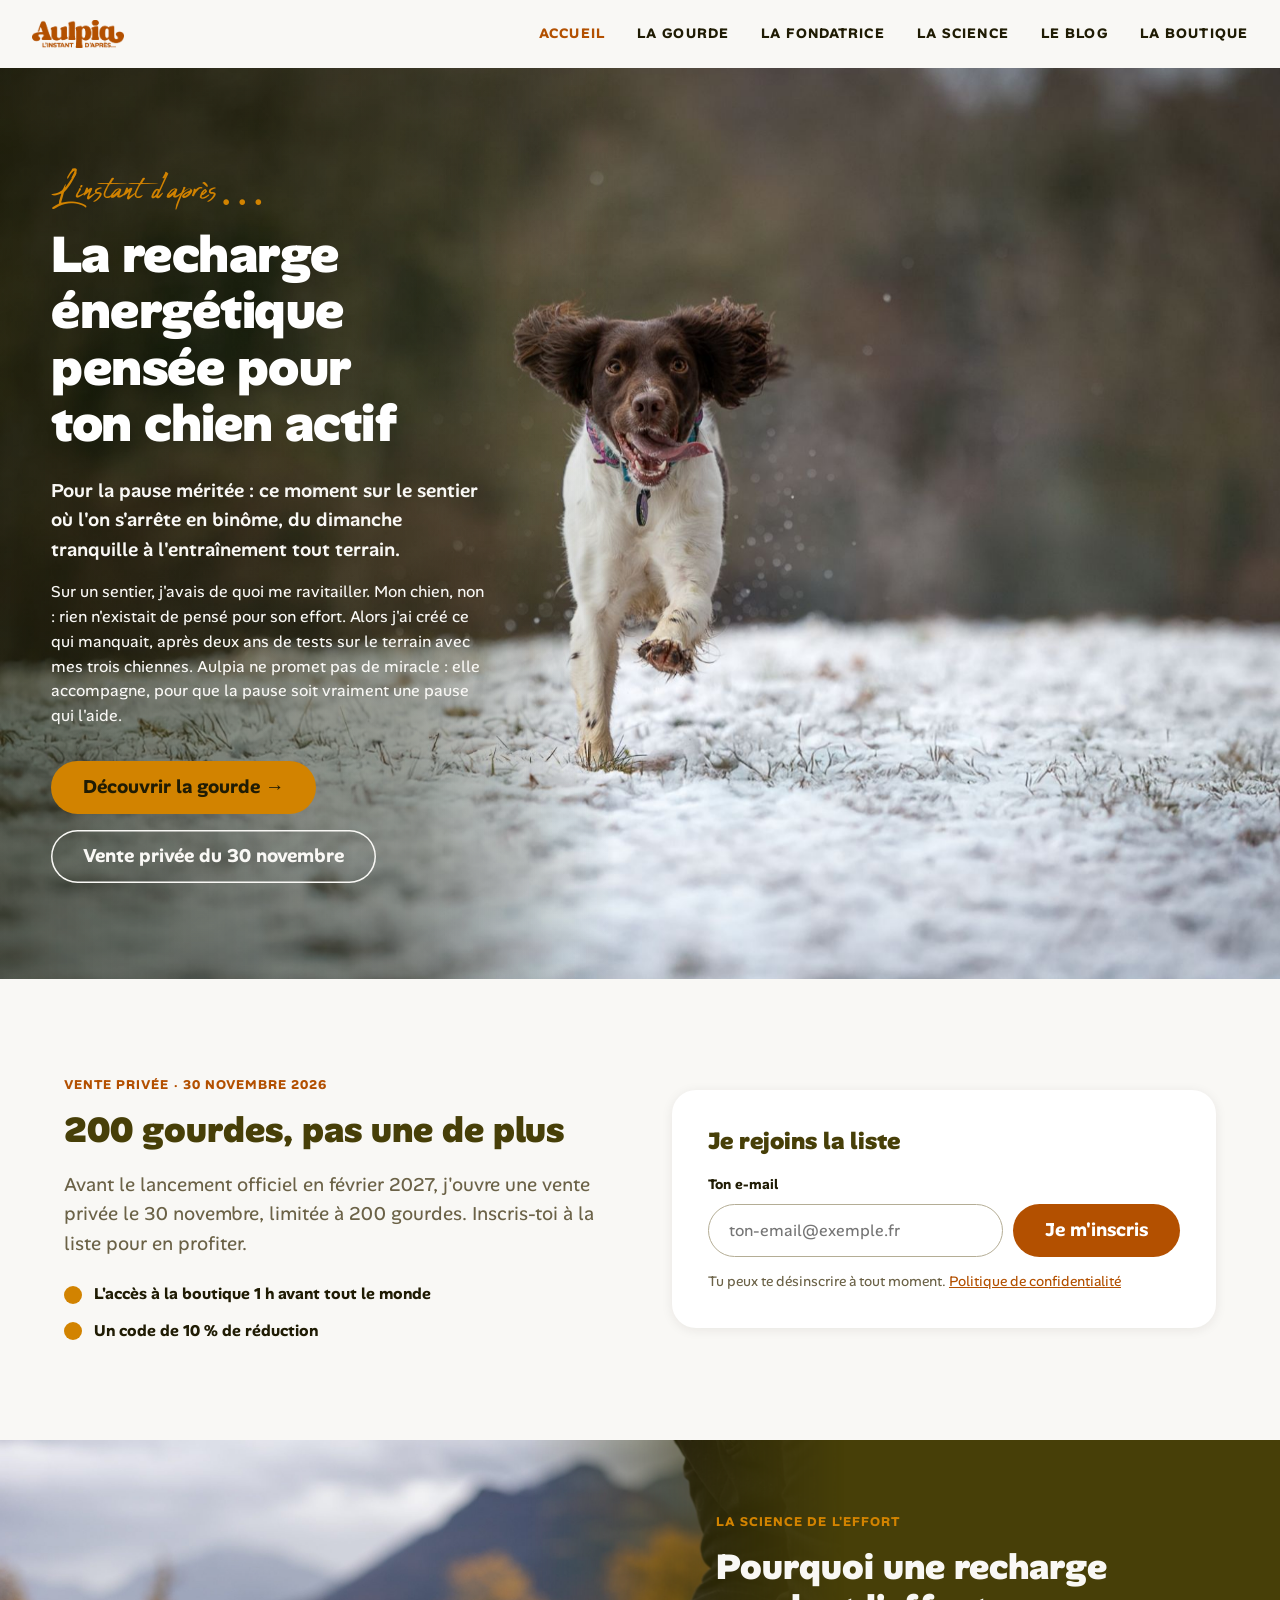
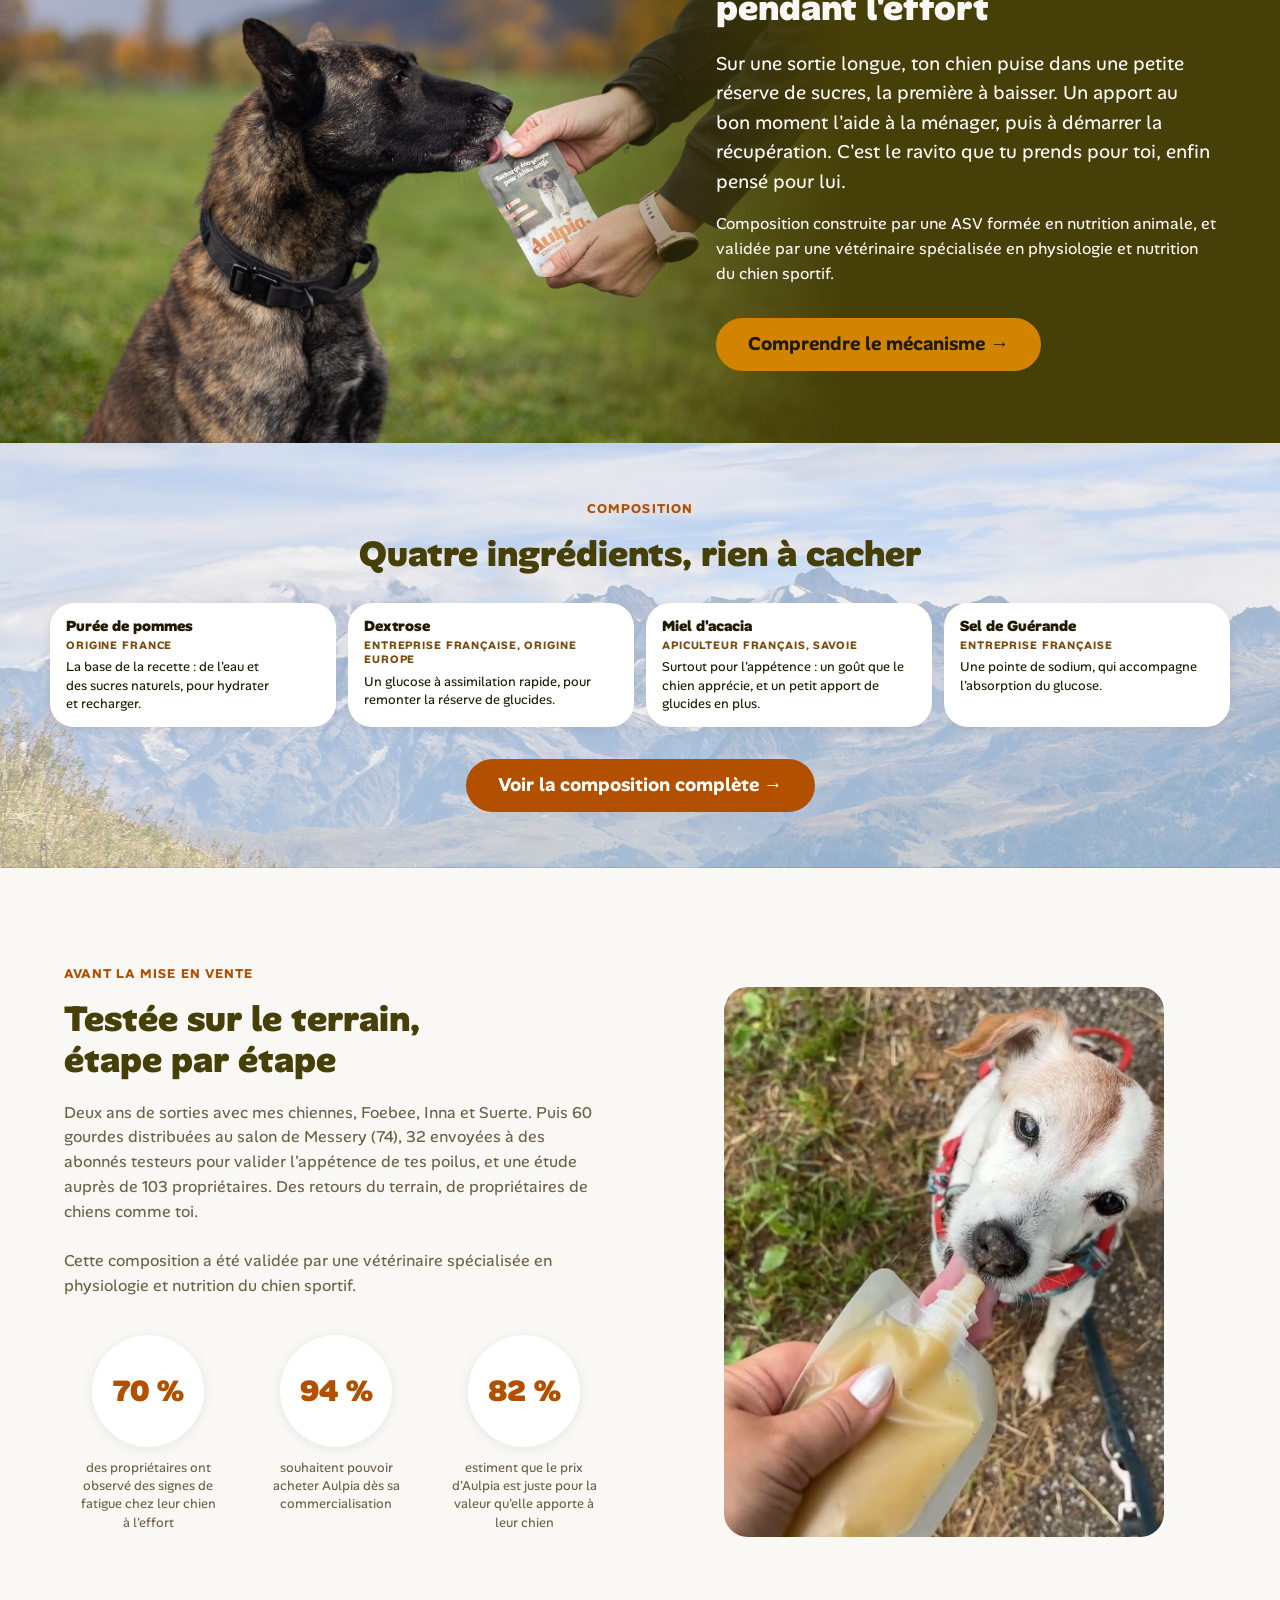
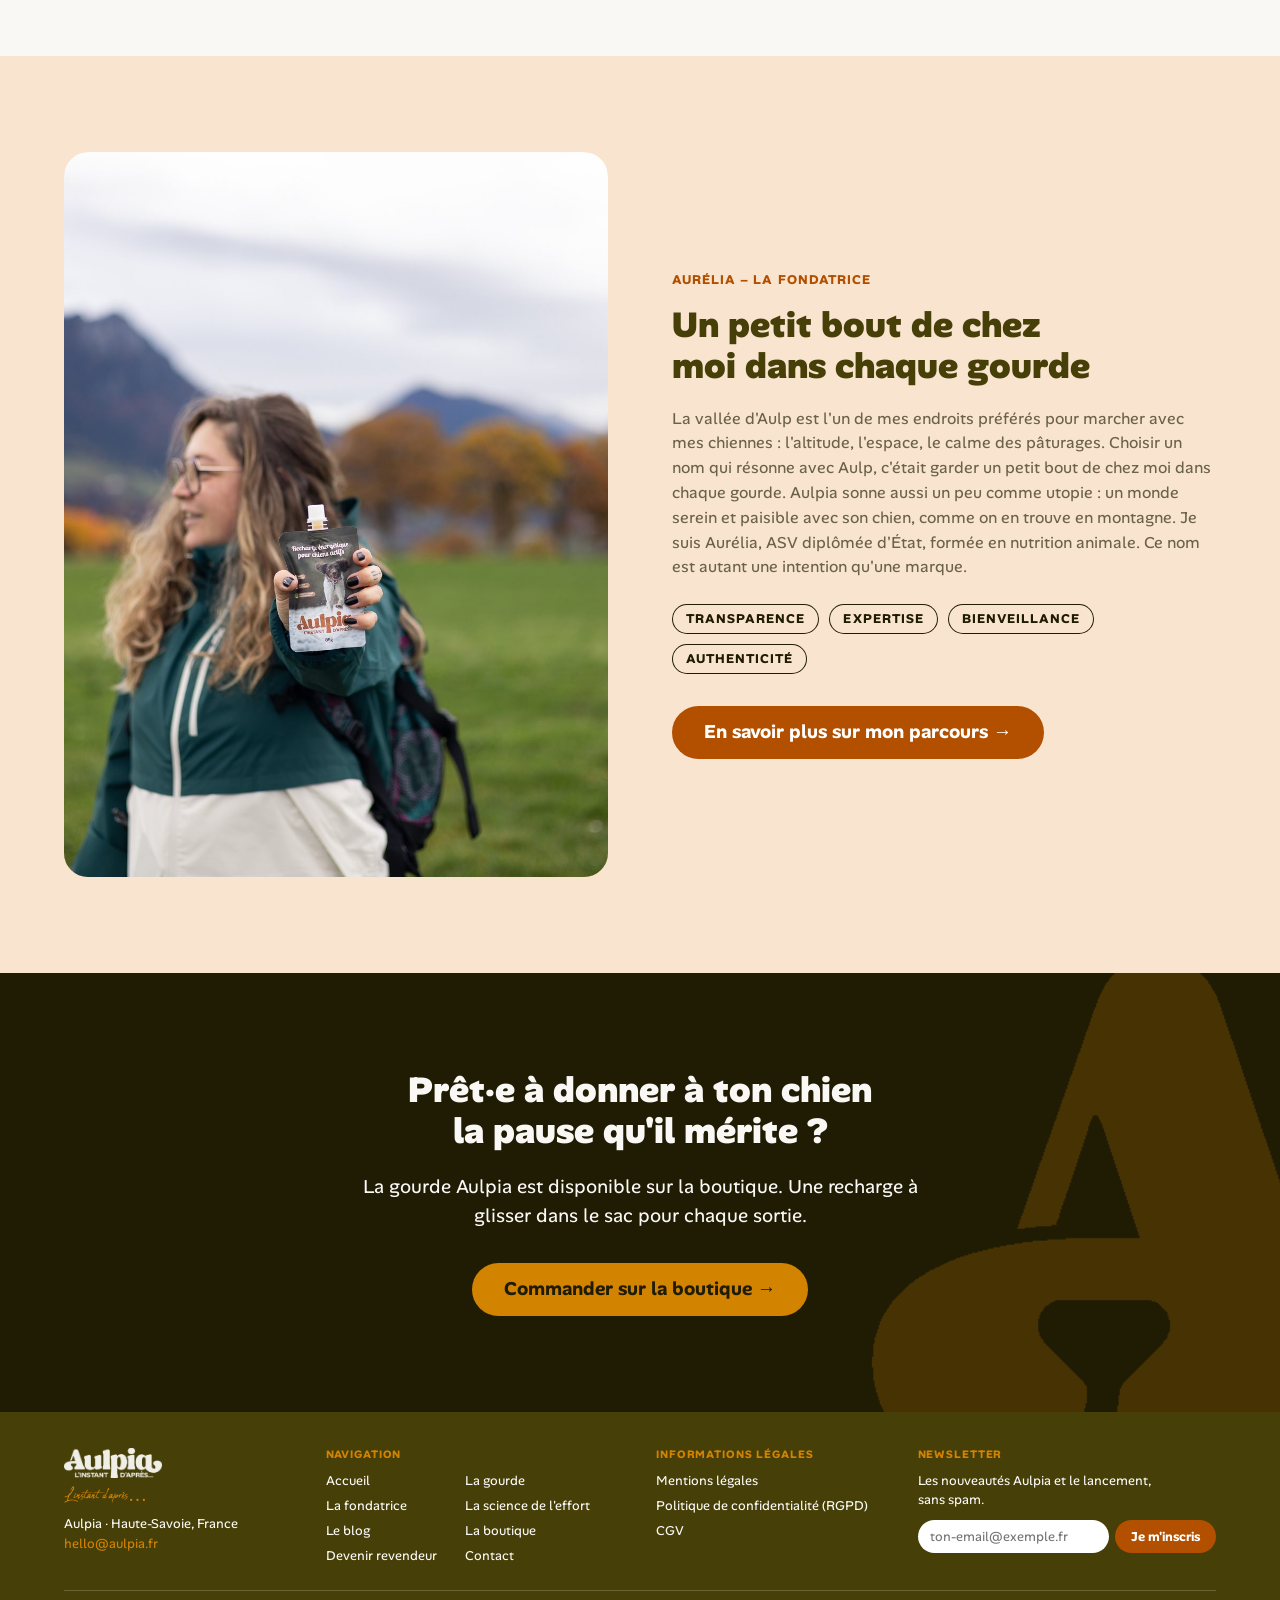
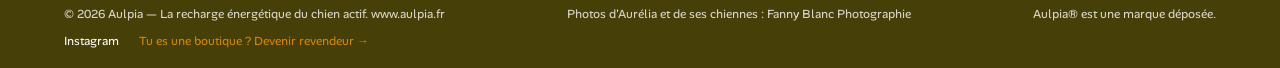
<file: index.html>
<!DOCTYPE html>
<html lang="fr">
<head>
<meta charset="utf-8">
<meta name="viewport" content="width=device-width, initial-scale=1">
<title>Aulpia · La recharge énergétique pensée pour ton chien actif</title>
<meta name="description" content="Aulpia, la recharge énergétique en gourde souple de 85 g pour chien actif, formulée par Aurélia, ASV formée en nutrition animale, en Haute-Savoie. À donner pendant ou après l'effort.">
<link rel="icon" type="image/png" href="images/icon-a.png">
<link rel="stylesheet" href="css/aulpia.css">
<script>document.documentElement.classList.add('js')</script>
<script src="js/aulpia.js" defer></script>
</head>
<body data-page="accueil" data-root="">
<!--@header-->
<header class="site-header">
  <a class="site-header__logo" href="/" aria-label="Aulpia, retour à l'accueil"><img src="images/logo-terracotta.png" alt="Aulpia" width="92" height="28"></a>
  <button class="menu-toggle" type="button" aria-expanded="false" aria-controls="site-nav">Menu</button>
  <nav class="site-nav" id="site-nav" aria-label="Navigation principale">
    <a href="/" data-nav="accueil" aria-current="page">Accueil</a>
    <a href="/la-gourde/" data-nav="gourde">La gourde</a>
    <a href="/la-fondatrice/" data-nav="fondatrice">La fondatrice</a>
    <a href="/la-science-de-leffort/" data-nav="science">La science</a>
    <a href="/blog/" data-nav="blog">Le blog</a>
    <a href="https://boutique.aulpia.fr/products/aulpia-recharge-energetique-chien-actif">La boutique</a>
  </nav>
</header>
<!--@/header-->
<main>

  <section class="hero-home hero-home--left hero-home--chienne">
    <div class="hero-home__bg" style="background-image:url('images/gourde-hero.jpg')" role="img" aria-label="Springer en randonnée dans la neige"></div>
    <div class="hero-home__shade"></div>
    <div class="hero-home__inner on-dark">
      <div class="hero-home__text">
        <span class="accent">L'instant d'après…</span>
        <h1>La recharge énergétique pensée pour ton chien actif</h1>
        <p class="strong-lead">Pour la pause méritée : ce moment sur le sentier où l'on s'arrête en binôme, du dimanche tranquille à l'entraînement tout terrain.</p>
        <p>Sur un sentier, j'avais de quoi me ravitailler. Mon chien, non : rien n'existait de pensé pour son effort. Alors j'ai créé ce qui manquait, après deux ans de tests sur le terrain avec mes trois chiennes. Aulpia ne promet pas de miracle : elle accompagne, pour que la pause soit vraiment une pause qui l'aide.</p>
        <div class="actions">
          <a class="btn" href="/la-gourde/">Découvrir la gourde →</a>
          <a class="btn btn--ghost" href="#vente-privee">Vente privée du 30 novembre</a>
        </div>
      </div>
    </div>
  </section>

  <section class="section section--tight" id="vente-privee">
    <div class="container split reveal">
      <div>
        <span class="eyebrow">Vente privée · 30 novembre 2026</span>
        <h2>200 gourdes, pas une de plus</h2>
        <p class="lead">Avant le lancement officiel en février 2027, j'ouvre une vente privée le 30 novembre, limitée à 200 gourdes. Inscris-toi à la liste pour en profiter.</p>
        <ul class="checklist">
          <li>L'accès à la boutique 1&nbsp;h avant tout le monde</li>
          <li>Un code de 10&nbsp;% de réduction</li>
        </ul>
      </div>
      <div class="card signup">
        <h3>Je rejoins la liste</h3>
        <form class="signup__form" method="POST" action="https://206670fb.sibforms.com/serve/[base64]" target="_blank" data-brevo data-thanks="Merci, tu es bien inscrit à la liste ! À bientôt." data-thanks-class="signup__thanks">
          <label class="signup__label" for="vp-email">Ton e-mail</label>
          <div class="signup__row">
            <input class="signup__input" id="vp-email" type="email" name="EMAIL" autocomplete="email" placeholder="ton-email@exemple.fr" required>
            <input type="text" name="email_address_check" value="" tabindex="-1" autocomplete="off" aria-hidden="true" style="display:none">
            <input type="hidden" name="locale" value="fr">
            <button class="btn" type="submit">Je m'inscris</button>
          </div>
        </form>
        <p class="caption">Tu peux te désinscrire à tout moment. <a href="/politique-de-confidentialite/">Politique de confidentialité</a></p>
      </div>
    </div>
  </section>

  <style>
    .sci-fond{position:relative;overflow:hidden;isolation:isolate;padding-top:72px;padding-bottom:72px}
    .sci-fond::before{content:"";position:absolute;top:0;bottom:0;left:0;right:34%;z-index:-1;background:url('images/accueil-science-fond.jpg') 15% 40%/cover no-repeat;-webkit-mask-image:linear-gradient(90deg,#000 62%,transparent 100%);mask-image:linear-gradient(90deg,#000 62%,transparent 100%)}
    .sci-fond .sci-text{max-width:500px;margin-left:auto}
    @media (max-width:860px){.sci-fond::before{right:0;-webkit-mask-image:none;mask-image:none;opacity:.3}.sci-fond .sci-text{margin-left:0}}
  </style>
  <section class="section section--olive on-dark sci-fond">
    <div class="container reveal">
      <div class="sci-text">
        <span class="eyebrow">La science de l'effort</span>
        <h2>Pourquoi une recharge pendant l'effort</h2>
        <p class="lead">Sur une sortie longue, ton chien puise dans une petite réserve de sucres, la première à baisser. Un apport au bon moment l'aide à la ménager, puis à démarrer la récupération. C'est le ravito que tu prends pour toi, enfin pensé pour lui.</p>
        <p>Composition construite par une ASV formée en nutrition animale, et validée par une vétérinaire spécialisée en physiologie et nutrition du chien sportif.</p>
        <div class="actions">
          <a class="btn" href="/la-science-de-leffort/">Comprendre le mécanisme →</a>
        </div>
      </div>
    </div>
  </section>

  <style>
    .compo{padding:56px 0}
    .compo-row{display:grid;grid-template-columns:repeat(4,minmax(0,1fr));gap:12px;margin:0 0 28px}
    .compo-row .ingredient{padding:14px 16px;gap:6px}
    .compo-row .ingredient strong{font-size:15px}
    .compo-row .ingredient span.ingredient__origin{margin-top:2px;font-size:11px}
    .compo-row .ingredient__role{font-size:13px;line-height:1.4}
    @media (max-width:960px){.compo-row{grid-template-columns:repeat(2,minmax(0,1fr))}}
    @media (max-width:520px){.compo-row{grid-template-columns:1fr}}
  </style>
  <section class="section section--photo compo" style="background-image:linear-gradient(rgba(249,248,245,0.55),rgba(249,248,245,0.55)),url('images/accueil-composition-bg.jpg');background-position:center 45%">
    <div class="container reveal">
      <div class="section-head section-head--center" style="margin-bottom:28px">
        <span class="eyebrow">Composition</span>
        <h2>Quatre ingrédients, rien à cacher</h2>
      </div>
      <div class="compo-row">
        <div class="card ingredient">
          <div><strong>Purée de pommes</strong><span class="ingredient__origin">Origine France</span></div>
          <p class="ingredient__role">La base de la recette : de l'eau et des sucres naturels, pour hydrater et recharger.</p>
        </div>
        <div class="card ingredient">
          <div><strong>Dextrose</strong><span class="ingredient__origin">Entreprise française, origine Europe</span></div>
          <p class="ingredient__role">Un glucose à assimilation rapide, pour remonter la réserve de glucides.</p>
        </div>
        <div class="card ingredient">
          <div><strong>Miel d'acacia</strong><span class="ingredient__origin">Apiculteur français, Savoie</span></div>
          <p class="ingredient__role">Surtout pour l'appétence : un goût que le chien apprécie, et un petit apport de glucides en plus.</p>
        </div>
        <div class="card ingredient">
          <div><strong>Sel de Guérande</strong><span class="ingredient__origin">Entreprise française</span></div>
          <p class="ingredient__role">Une pointe de sodium, qui accompagne l'absorption du glucose.</p>
        </div>
      </div>
      <div class="actions actions--center">
        <a class="btn" href="/la-gourde/#composition">Voir la composition complète →</a>
      </div>
    </div>
  </section>

  <section class="section">
    <div class="container split reveal">
      <div>
        <span class="eyebrow">Avant la mise en vente</span>
        <h2>Testée sur le terrain, étape par étape</h2>
        <p>Deux ans de sorties avec mes chiennes, Foebee, Inna et Suerte. Puis 60 gourdes distribuées au salon de Messery (74), 32 envoyées à des abonnés testeurs pour valider l'appétence de tes poilus, et une étude auprès de 103 propriétaires. Des retours du terrain, de propriétaires de chiens comme toi.<br><br>Cette composition a été validée par une vétérinaire spécialisée en physiologie et nutrition du chien sportif.</p>
        <div class="stats" style="margin-top:36px">
          <div class="stat"><div class="stat__value">70&nbsp;%</div><p>des propriétaires ont observé des signes de fatigue chez leur chien à l'effort</p></div>
          <div class="stat"><div class="stat__value">94&nbsp;%</div><p>souhaitent pouvoir acheter Aulpia dès sa commercialisation</p></div>
          <div class="stat"><div class="stat__value">82&nbsp;%</div><p>estiment que le prix d'Aulpia est juste pour la valeur qu'elle apporte à leur chien</p></div>
        </div>
      </div>
      <div class="photo ratio-4-5" style="max-width:440px;width:100%;justify-self:center">
        <img src="images/accueil-canicross.jpg" alt="Chien actif en pleine sortie canicross avec sa recharge énergétique Aulpia" style="object-position:center 60%" loading="lazy">
      </div>
    </div>
  </section>

  <section class="section section--miel">
    <div class="container split reveal">
      <div class="photo ratio-3-4">
        <img src="images/accueil-petit-bout.jpg" alt="Aurélia tient une gourde Aulpia devant les montagnes, dans un pré aux couleurs d'automne" style="object-position:52% center" loading="lazy">
      </div>
      <div>
        <span class="eyebrow">Aurélia – La fondatrice</span>
        <h2>Un petit bout de chez moi dans chaque gourde</h2>
        <p>La vallée d'Aulp est l'un de mes endroits préférés pour marcher avec mes chiennes : l'altitude, l'espace, le calme des pâturages. Choisir un nom qui résonne avec Aulp, c'était garder un petit bout de chez moi dans chaque gourde. Aulpia sonne aussi un peu comme utopie : un monde serein et paisible avec son chien, comme on en trouve en montagne. Je suis Aurélia, ASV diplômée d'État, formée en nutrition animale. Ce nom est autant une intention qu'une marque.</p>
        <div class="tags">
          <span class="tag">Transparence</span>
          <span class="tag">Expertise</span>
          <span class="tag">Bienveillance</span>
          <span class="tag">Authenticité</span>
        </div>
        <div class="actions">
          <a class="btn" href="/la-fondatrice/">En savoir plus sur mon parcours →</a>
        </div>
      </div>
    </div>
  </section>

  <section class="section section--dark on-dark" style="position:relative;overflow:hidden">
    <div class="icon-watermark" aria-hidden="true"></div>
    <div class="narrow center reveal" style="position:relative">
      <h2>Prêt·e à donner à ton chien la pause qu'il mérite&nbsp;?</h2>
      <p class="lead">La gourde Aulpia est disponible sur la boutique. Une recharge à glisser dans le sac pour chaque sortie.</p>
      <div class="actions actions--center">
        <a class="btn" href="https://boutique.aulpia.fr/products/aulpia-recharge-energetique-chien-actif">Commander sur la boutique →</a>
      </div>
    </div>
  </section>

</main>
<!--@footer-->
<footer class="site-footer">
  <div class="site-footer__grid">
    <div class="site-footer__brand">
      <img class="site-footer__logo" src="images/logo-beige.png" alt="Aulpia — L'instant d'après…" width="98" height="30">
      <p class="site-footer__tagline">L'instant d'après…</p>
      <p>Aulpia · Haute-Savoie, France<br><a class="site-footer__mail" href="mailto:hello@aulpia.fr">hello@aulpia.fr</a></p>
    </div>
    <div>
      <h2 class="site-footer__title">Navigation</h2>
      <div class="site-footer__links site-footer__links--2col">
        <a href="/">Accueil</a>
        <a href="/la-gourde/">La gourde</a>
        <a href="/la-fondatrice/">La fondatrice</a>
        <a href="/la-science-de-leffort/">La science de l'effort</a>
        <a href="/blog/">Le blog</a>
        <a href="https://boutique.aulpia.fr/products/aulpia-recharge-energetique-chien-actif">La boutique</a>
        <a href="/professionnels/">Devenir revendeur</a>
        <a href="/contact/">Contact</a>
      </div>
    </div>
    <div>
      <h2 class="site-footer__title">Informations légales</h2>
      <div class="site-footer__links">
        <a href="/mentions-legales/">Mentions légales</a>
        <a href="/politique-de-confidentialite/">Politique de confidentialité (RGPD)</a>
        <a href="/cgv/">CGV</a>
      </div>
    </div>
    <div>
      <h2 class="site-footer__title">Newsletter</h2>
      <p>Les nouveautés Aulpia et le lancement, sans spam.</p>
      <form method="POST" action="https://206670fb.sibforms.com/serve/[base64]" target="_blank" data-brevo>
        <label class="sr-only" for="newsletter-email">Ton e-mail</label>
        <input class="site-footer__input" id="newsletter-email" type="email" name="EMAIL" autocomplete="email" placeholder="ton-email@exemple.fr" required>
        <input type="text" name="email_address_check" value="" tabindex="-1" autocomplete="off" aria-hidden="true" style="display:none">
        <input type="hidden" name="locale" value="fr">
        <button class="site-footer__btn" type="submit">Je m'inscris</button>
      </form>
    </div>
  </div>
  <div class="site-footer__bottom">
    <span>© 2026 Aulpia — La recharge énergétique du chien actif. www.aulpia.fr</span>
    <span>Photos d'Aurélia et de ses chiennes : Fanny Blanc Photographie</span>
    <span>Aulpia® est une marque déposée.</span>
    <div class="site-footer__bottom-links">
      <a href="https://www.instagram.com/aulpia.nutrition/" target="_blank" rel="noopener">Instagram</a>
      <a href="/professionnels/">Tu es une boutique&nbsp;? Devenir revendeur →</a>
    </div>
  </div>
</footer>
<!--@/footer-->
</body>
</html>
</file>
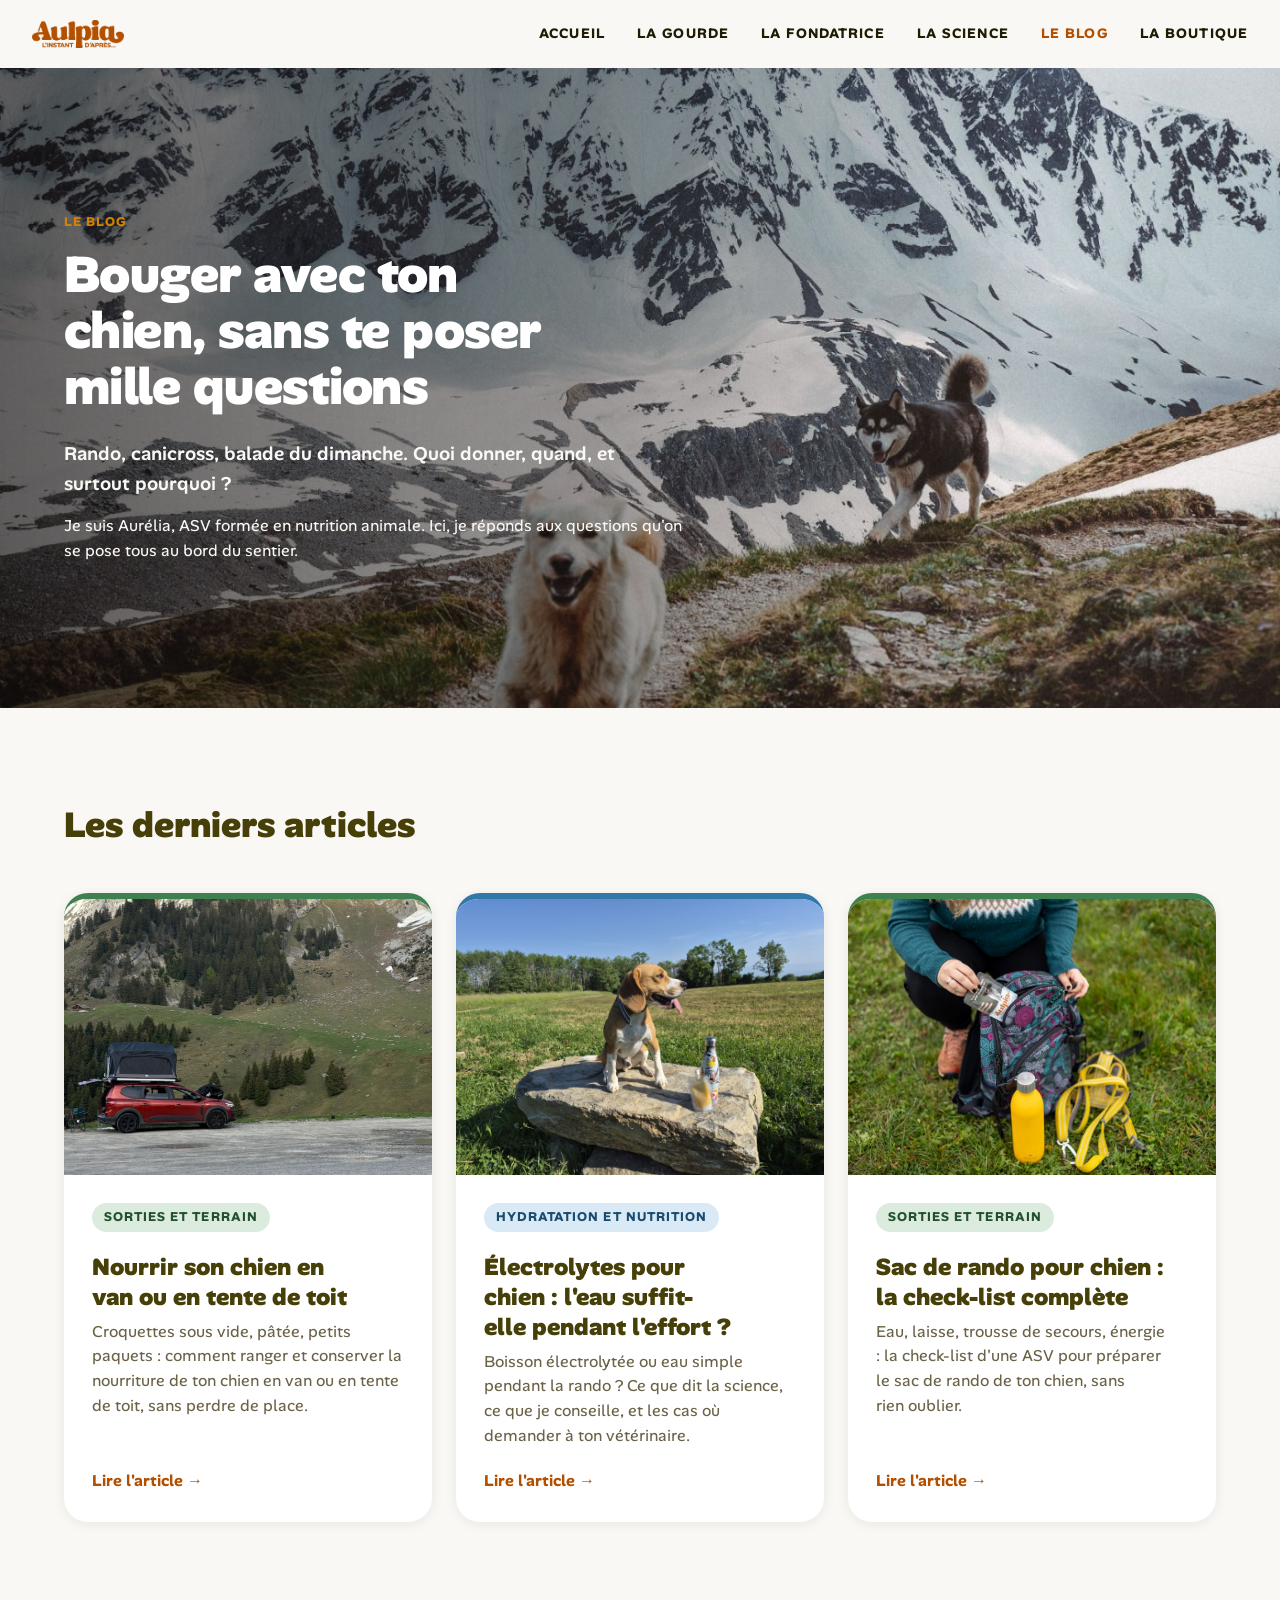
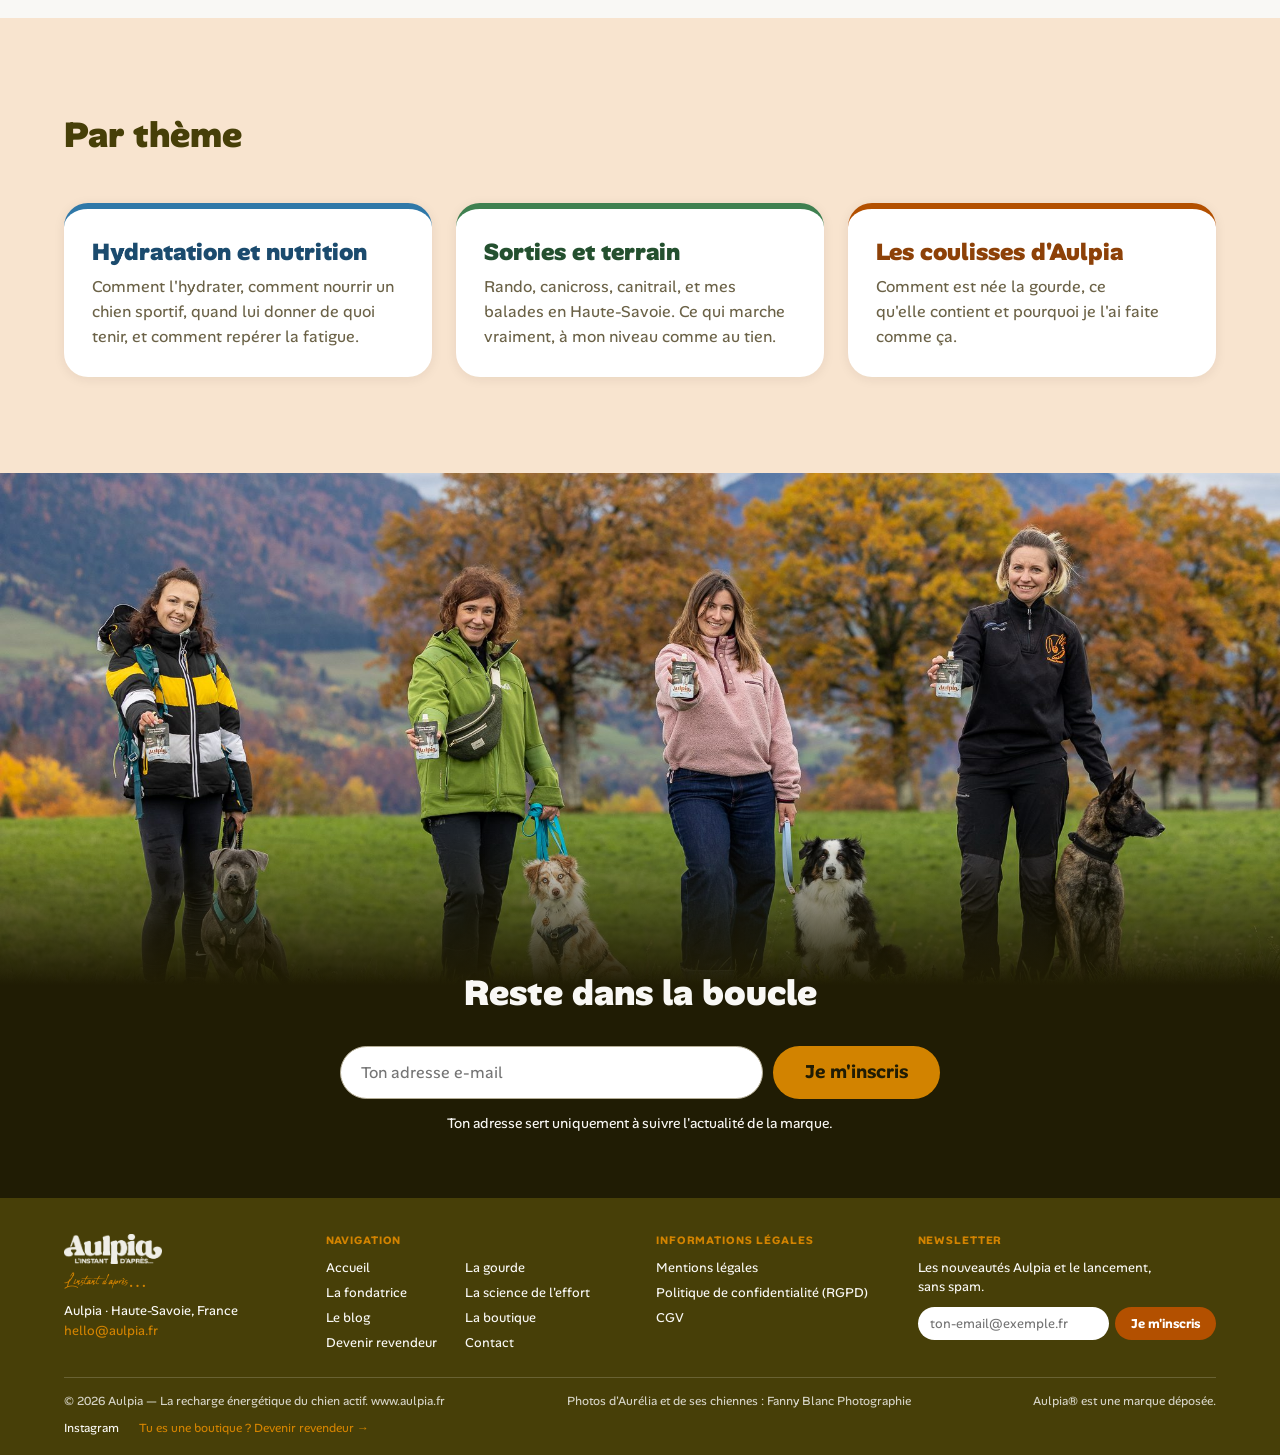
<file: blog/index.html>
<!DOCTYPE html>
<html lang="fr">
<head>
<meta charset="utf-8">
<meta name="viewport" content="width=device-width, initial-scale=1">
<title>Le blog · Aulpia</title>
<meta name="description" content="Rando, canicross, balade du dimanche : quoi donner à ton chien, quand, et pourquoi. Le blog d'Aurélia, ASV formée en nutrition animale.">
<link rel="icon" type="image/png" href="../images/icon-a.png">
<link rel="stylesheet" href="../css/aulpia.css">
<script>document.documentElement.classList.add('js')</script>
<script src="../js/aulpia.js" defer></script>
<style>
  .theme-hydra{--t:#2f78a8;--t-bg:#d9eaf6;--t-text:#1b4b6e}
  .theme-terrain{--t:#3f8050;--t-bg:#dbecdf;--t-text:#24502f}
  .theme-coulisses{--t:#b35000;--t-bg:#f6dccb;--t-text:#8d4108}
  .card[class*="theme-"]{border-top:6px solid var(--t)}
  .card[class*="theme-"] .card__body .eyebrow{display:inline-block;width:fit-content;align-self:flex-start;background:var(--t-bg);color:var(--t-text);padding:4px 12px;border-radius:var(--radius-pill);margin:0 0 12px}
  .card--line[class*="theme-"] h3{color:var(--t-text)}
</style>
</head>
<body data-page="blog" data-root="../">
<!--@header-->
<header class="site-header">
  <a class="site-header__logo" href="/" aria-label="Aulpia, retour à l'accueil"><img src="../images/logo-terracotta.png" alt="Aulpia" width="92" height="28"></a>
  <button class="menu-toggle" type="button" aria-expanded="false" aria-controls="site-nav">Menu</button>
  <nav class="site-nav" id="site-nav" aria-label="Navigation principale">
    <a href="/" data-nav="accueil">Accueil</a>
    <a href="/la-gourde/" data-nav="gourde">La gourde</a>
    <a href="/la-fondatrice/" data-nav="fondatrice">La fondatrice</a>
    <a href="/la-science-de-leffort/" data-nav="science">La science</a>
    <a href="/blog/" data-nav="blog" aria-current="page">Le blog</a>
    <a href="https://boutique.aulpia.fr/products/aulpia-recharge-energetique-chien-actif">La boutique</a>
  </nav>
</header>
<!--@/header-->
<main>

  <section class="hero-home hero-home--left">
    <div class="hero-home__bg" data-parallax style="background-image:url('../images/accueil-sentier-chiens.jpg');background-position:center 60%" aria-hidden="true"></div>
    <div class="hero-home__shade"></div>
    <div class="hero-home__inner on-dark">
      <div class="hero-home__text">
        <span class="eyebrow">Le blog</span>
        <h1>Bouger avec ton chien, sans te poser mille questions</h1>
        <p class="strong-lead">Rando, canicross, balade du dimanche. Quoi donner, quand, et surtout pourquoi&nbsp;?</p>
        <p>Je suis Aurélia, ASV formée en nutrition animale. Ici, je réponds aux questions qu'on se pose tous au bord du sentier.</p>
      </div>
    </div>
  </section>

  <section class="section" id="derniers-articles">
    <div class="container">
      <div class="section-head reveal">
        <h2>Les derniers articles</h2>
      </div>
      <div class="grid-3 reveal">
        <a class="card theme-terrain" href="/blog/nourrir-chien-van-tente-de-toit/" style="color:inherit">
          <img class="card__img" src="../images/blog-van-card.jpg" alt="Voiture rouge équipée d'une tente de toit, garée au pied d'une montagne aux sommets en partie enneigés" style="object-position:center 60%" loading="lazy">
          <div class="card__body">
            <span class="eyebrow">Sorties et terrain</span>
            <h3>Nourrir son chien en van ou en tente de toit</h3>
            <p>Croquettes sous vide, pâtée, petits paquets&nbsp;: comment ranger et conserver la nourriture de ton chien en van ou en tente de toit, sans perdre de place.</p>
            <span class="link-arrow" style="margin-top:auto;padding-top:12px">Lire l'article →</span>
          </div>
        </a>
        <a class="card theme-hydra" href="/blog/electrolytes-chien-effort-eau-suffit/" style="color:inherit">
          <img class="card__img" src="../images/science-pause-beagle.jpg" alt="Chien qui boit dans une gamelle pliable pendant une pause en randonnée" style="object-position:center 50%" loading="lazy">
          <div class="card__body">
            <span class="eyebrow">Hydratation et nutrition</span>
            <h3>Électrolytes pour chien&nbsp;: l'eau suffit-elle pendant l'effort&nbsp;?</h3>
            <p>Boisson électrolytée ou eau simple pendant la rando&nbsp;? Ce que dit la science, ce que je conseille, et les cas où demander à ton vétérinaire.</p>
            <span class="link-arrow" style="margin-top:auto;padding-top:12px">Lire l'article →</span>
          </div>
        </a>
        <a class="card theme-terrain" href="/blog/sac-rando-chien-checklist/" style="color:inherit">
          <img class="card__img" src="../images/blog-sac-rando-card.jpg" alt="Une femme accroupie range une gourde Aulpia dans un sac à dos, à côté d'une gourde isotherme jaune et d'un harnais pour chien" style="object-position:center 40%" loading="lazy">
          <div class="card__body">
            <span class="eyebrow">Sorties et terrain</span>
            <h3>Sac de rando pour chien&nbsp;: la check-list complète</h3>
            <p>Eau, laisse, trousse de secours, énergie : la check-list d'une ASV pour préparer le sac de rando de ton chien, sans rien oublier.</p>
            <span class="link-arrow" style="margin-top:auto;padding-top:12px">Lire l'article →</span>
          </div>
        </a>
      </div>
    </div>
  </section>

  <section class="section section--miel" id="themes">
    <div class="container">
      <div class="section-head reveal">
        <h2>Par thème</h2>
      </div>
      <div class="grid-3 reveal">
        <article class="card card--line theme-hydra"><div class="card__body">
          <h3>Hydratation et nutrition</h3>
          <p>Comment l'hydrater, comment nourrir un chien sportif, quand lui donner de quoi tenir, et comment repérer la fatigue.</p>
        </div></article>
        <article class="card card--line theme-terrain"><div class="card__body">
          <h3>Sorties et terrain</h3>
          <p>Rando, canicross, canitrail, et mes balades en Haute-Savoie. Ce qui marche vraiment, à mon niveau comme au tien.</p>
        </div></article>
        <article class="card card--line theme-coulisses"><div class="card__body">
          <h3>Les coulisses d'Aulpia</h3>
          <p>Comment est née la gourde, ce qu'elle contient et pourquoi je l'ai faite comme ça.</p>
        </div></article>
      </div>
    </div>
  </section>

  <style>
    .nl-photo{position:relative;overflow:hidden;isolation:isolate;padding-top:39vw;padding-bottom:64px}
    .nl-photo::before{content:"";position:absolute;left:0;right:0;top:0;height:40vw;z-index:-1;background:linear-gradient(180deg,rgba(32,28,4,0) 0,rgba(32,28,4,0) 28vw,var(--olive-800) 40vw),url('../images/blog-newsletter-groupe.jpg') 0 -14vw/100% auto no-repeat}
  </style>
  <section class="section section--dark on-dark nl-photo" id="newsletter">
    <div class="narrow center reveal" style="position:relative">
      <h2>Reste dans la boucle</h2>
      <form class="signup__form" method="POST" action="https://206670fb.sibforms.com/serve/[base64]" target="_blank" data-brevo data-thanks="Merci, c'est noté ! Tu suivras l'actualité d'Aulpia." data-thanks-class="signup__thanks" style="margin-top:32px">
        <label class="sr-only" for="blog-email">Ton adresse e-mail</label>
        <div class="signup__row">
          <input class="signup__input" id="blog-email" type="email" name="EMAIL" autocomplete="email" placeholder="Ton adresse e-mail" required>
          <input type="text" name="email_address_check" value="" tabindex="-1" autocomplete="off" aria-hidden="true" style="display:none">
          <input type="hidden" name="locale" value="fr">
          <button class="btn" type="submit">Je m'inscris</button>
        </div>
      </form>
      <p class="caption" style="margin-top:14px">Ton adresse sert uniquement à suivre l'actualité de la marque.</p>
    </div>
  </section>

</main>
<!--@footer-->
<footer class="site-footer">
  <div class="site-footer__grid">
    <div class="site-footer__brand">
      <img class="site-footer__logo" src="../images/logo-beige.png" alt="Aulpia — L'instant d'après…" width="98" height="30">
      <p class="site-footer__tagline">L'instant d'après…</p>
      <p>Aulpia · Haute-Savoie, France<br><a class="site-footer__mail" href="mailto:hello@aulpia.fr">hello@aulpia.fr</a></p>
    </div>
    <div>
      <h2 class="site-footer__title">Navigation</h2>
      <div class="site-footer__links site-footer__links--2col">
        <a href="/">Accueil</a>
        <a href="/la-gourde/">La gourde</a>
        <a href="/la-fondatrice/">La fondatrice</a>
        <a href="/la-science-de-leffort/">La science de l'effort</a>
        <a href="/blog/">Le blog</a>
        <a href="https://boutique.aulpia.fr/products/aulpia-recharge-energetique-chien-actif">La boutique</a>
        <a href="/professionnels/">Devenir revendeur</a>
        <a href="/contact/">Contact</a>
      </div>
    </div>
    <div>
      <h2 class="site-footer__title">Informations légales</h2>
      <div class="site-footer__links">
        <a href="/mentions-legales/">Mentions légales</a>
        <a href="/politique-de-confidentialite/">Politique de confidentialité (RGPD)</a>
        <a href="/cgv/">CGV</a>
      </div>
    </div>
    <div>
      <h2 class="site-footer__title">Newsletter</h2>
      <p>Les nouveautés Aulpia et le lancement, sans spam.</p>
      <form method="POST" action="https://206670fb.sibforms.com/serve/[base64]" target="_blank" data-brevo>
        <label class="sr-only" for="newsletter-email">Ton e-mail</label>
        <input class="site-footer__input" id="newsletter-email" type="email" name="EMAIL" autocomplete="email" placeholder="ton-email@exemple.fr" required>
        <input type="text" name="email_address_check" value="" tabindex="-1" autocomplete="off" aria-hidden="true" style="display:none">
        <input type="hidden" name="locale" value="fr">
        <button class="site-footer__btn" type="submit">Je m'inscris</button>
      </form>
    </div>
  </div>
  <div class="site-footer__bottom">
    <span>© 2026 Aulpia — La recharge énergétique du chien actif. www.aulpia.fr</span>
    <span>Photos d'Aurélia et de ses chiennes : Fanny Blanc Photographie</span>
    <span>Aulpia® est une marque déposée.</span>
    <div class="site-footer__bottom-links">
      <a href="https://www.instagram.com/aulpia.nutrition/" target="_blank" rel="noopener">Instagram</a>
      <a href="/professionnels/">Tu es une boutique&nbsp;? Devenir revendeur →</a>
    </div>
  </div>
</footer>
<!--@/footer-->
</body>
</html>
</file>
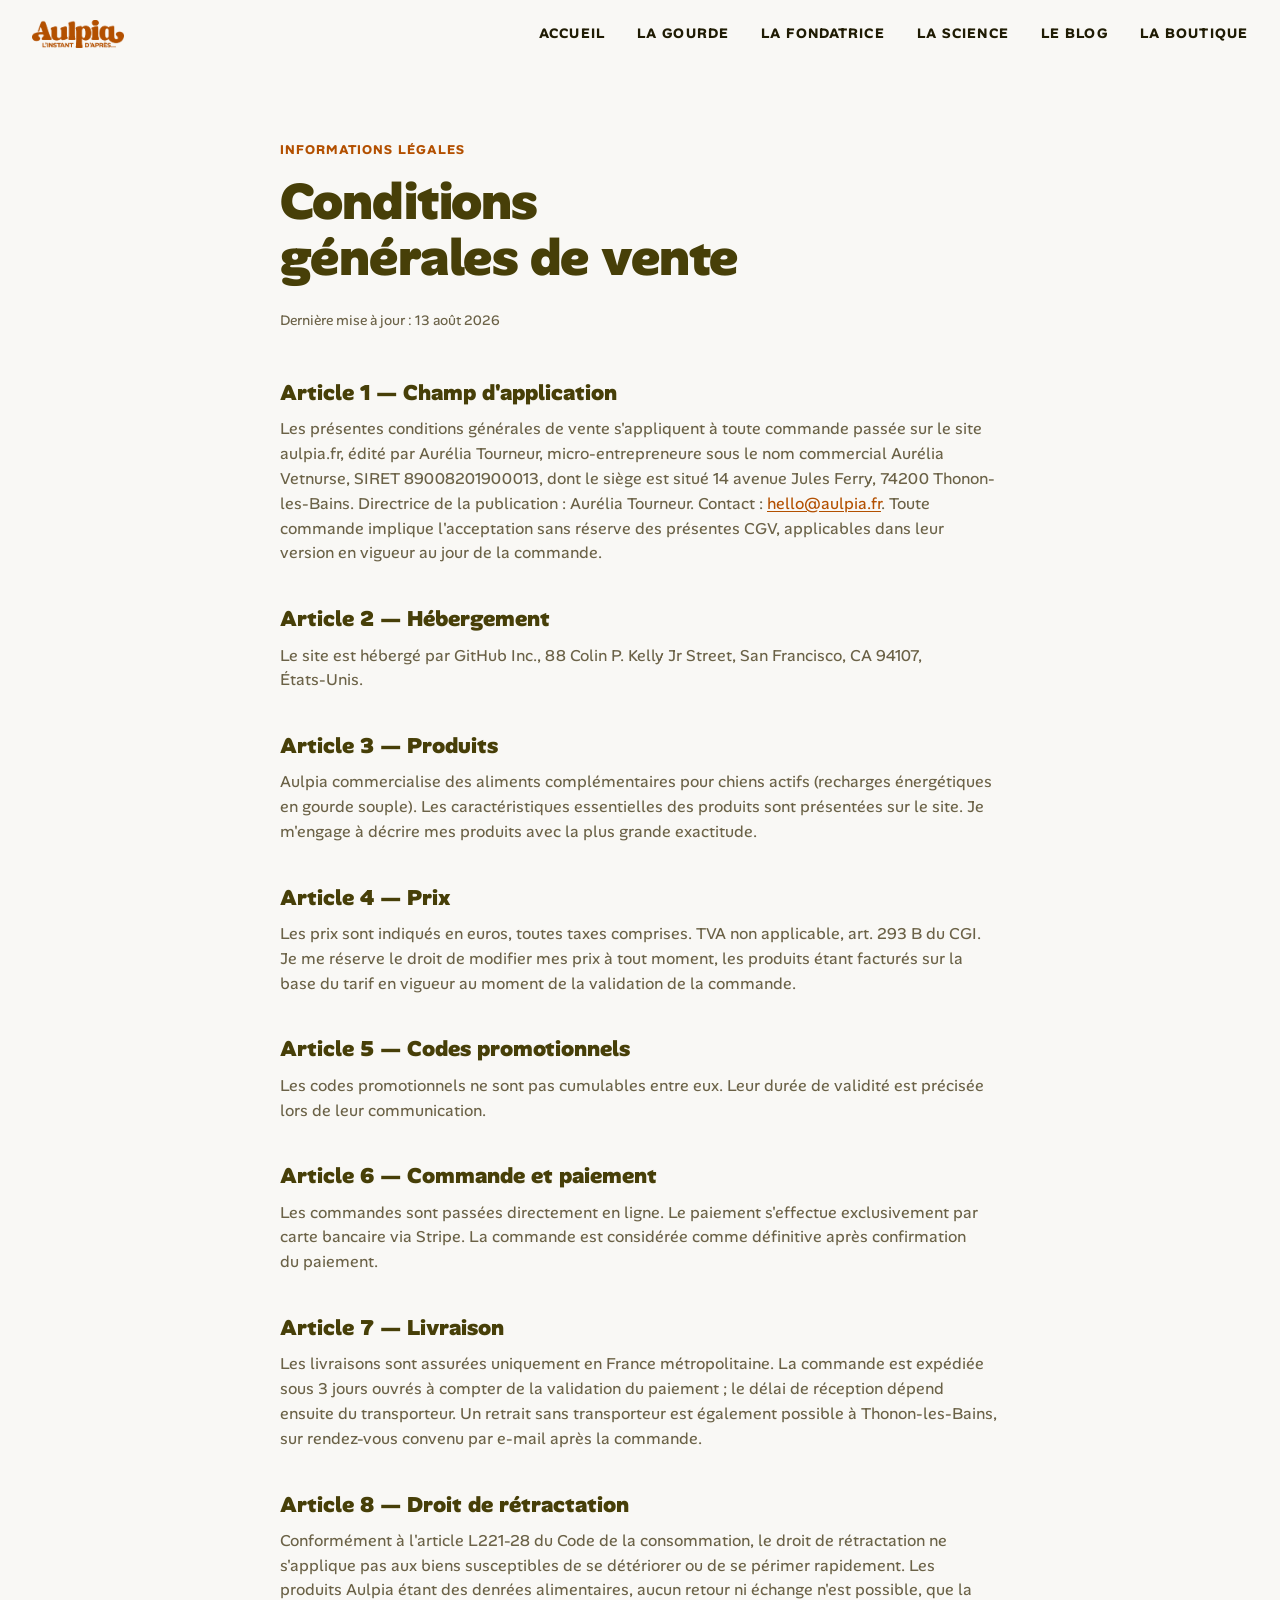
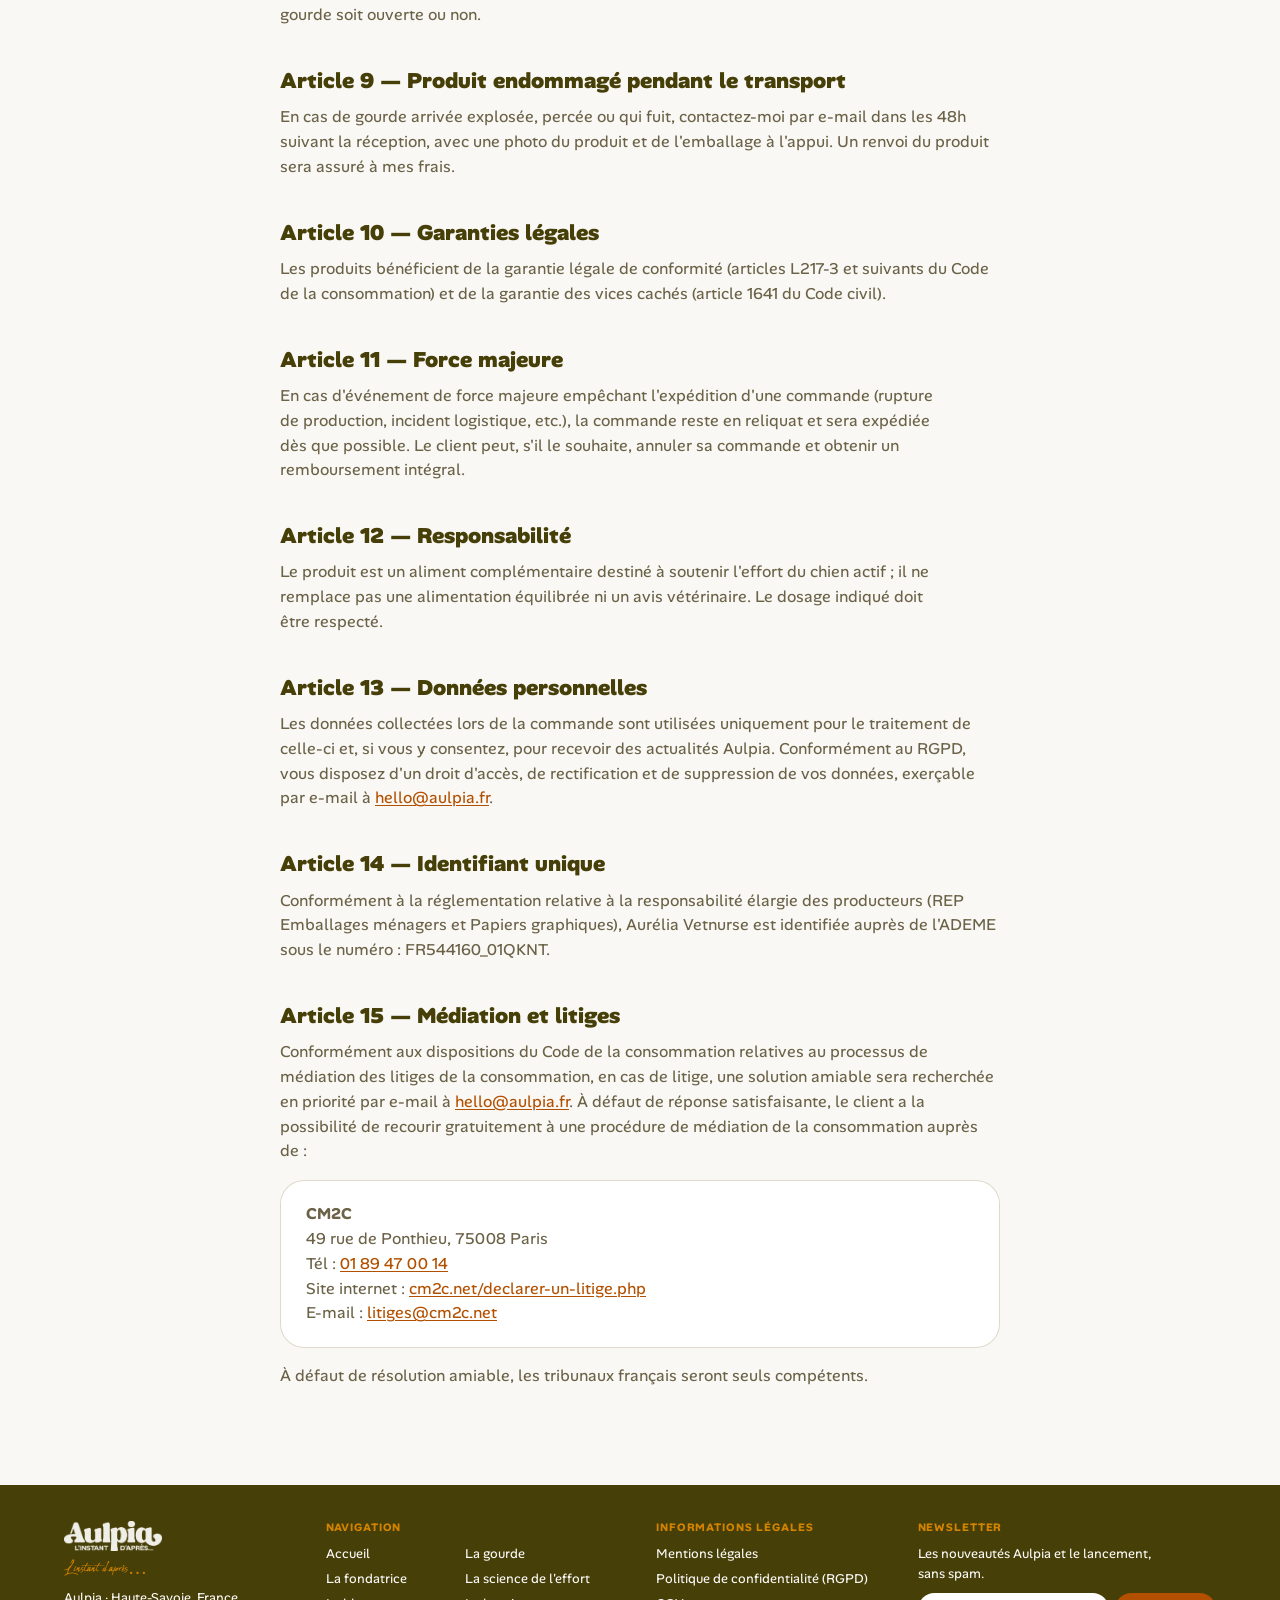
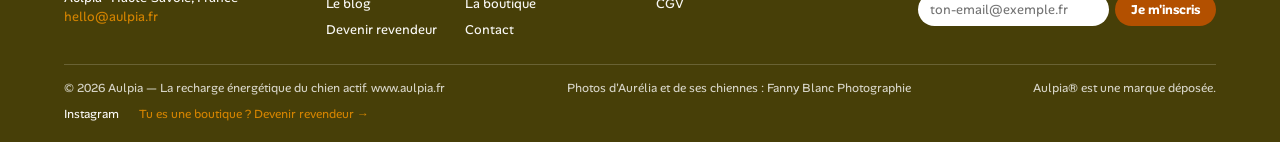
<file: cgv/index.html>
<!DOCTYPE html>
<html lang="fr">
<head>
<meta charset="utf-8">
<meta name="viewport" content="width=device-width, initial-scale=1">
<title>Conditions générales de vente · Aulpia</title>
<meta name="description" content="Conditions générales de vente Aulpia : produits, prix, commande et paiement, livraison, rétractation, garanties et médiation.">
<link rel="icon" type="image/png" href="../images/icon-a.png">
<link rel="stylesheet" href="../css/aulpia.css">
<script>document.documentElement.classList.add('js')</script>
<script src="../js/aulpia.js" defer></script>
</head>
<body data-page="cgv" data-root="../">
<!--@header-->
<header class="site-header">
  <a class="site-header__logo" href="/" aria-label="Aulpia, retour à l'accueil"><img src="../images/logo-terracotta.png" alt="Aulpia" width="92" height="28"></a>
  <button class="menu-toggle" type="button" aria-expanded="false" aria-controls="site-nav">Menu</button>
  <nav class="site-nav" id="site-nav" aria-label="Navigation principale">
    <a href="/" data-nav="accueil">Accueil</a>
    <a href="/la-gourde/" data-nav="gourde">La gourde</a>
    <a href="/la-fondatrice/" data-nav="fondatrice">La fondatrice</a>
    <a href="/la-science-de-leffort/" data-nav="science">La science</a>
    <a href="/blog/" data-nav="blog">Le blog</a>
    <a href="https://boutique.aulpia.fr/products/aulpia-recharge-energetique-chien-actif">La boutique</a>
  </nav>
</header>
<!--@/header-->
<main>
  <section class="legal-hero">
    <div class="measure" style="margin:0 auto">
      <span class="eyebrow">Informations légales</span>
      <h1>Conditions générales de vente</h1>
      <p class="caption">Dernière mise à jour : 13 août 2026</p>
    </div>
  </section>
  <section class="legal">
    <article>
      <h2>Article 1 — Champ d'application</h2>
      <p>Les présentes conditions générales de vente s'appliquent à toute commande passée sur le site aulpia.fr, édité par Aurélia Tourneur, micro-entrepreneure sous le nom commercial Aurélia Vetnurse, SIRET 89008201900013, dont le siège est situé 14 avenue Jules Ferry, 74200 Thonon-les-Bains. Directrice de la publication : Aurélia Tourneur. Contact : <a href="mailto:hello@aulpia.fr">hello@aulpia.fr</a>. Toute commande implique l'acceptation sans réserve des présentes CGV, applicables dans leur version en vigueur au jour de la commande.</p>
      <h2>Article 2 — Hébergement</h2>
      <p>Le site est hébergé par GitHub Inc., 88 Colin P. Kelly Jr Street, San Francisco, CA 94107, États-Unis.</p>
      <h2>Article 3 — Produits</h2>
      <p>Aulpia commercialise des aliments complémentaires pour chiens actifs (recharges énergétiques en gourde souple). Les caractéristiques essentielles des produits sont présentées sur le site. Je m'engage à décrire mes produits avec la plus grande exactitude.</p>
      <h2>Article 4 — Prix</h2>
      <p>Les prix sont indiqués en euros, toutes taxes comprises. TVA non applicable, art. 293 B du CGI. Je me réserve le droit de modifier mes prix à tout moment, les produits étant facturés sur la base du tarif en vigueur au moment de la validation de la commande.</p>
      <h2>Article 5 — Codes promotionnels</h2>
      <p>Les codes promotionnels ne sont pas cumulables entre eux. Leur durée de validité est précisée lors de leur communication.</p>
      <h2>Article 6 — Commande et paiement</h2>
      <p>Les commandes sont passées directement en ligne. Le paiement s'effectue exclusivement par carte bancaire via Stripe. La commande est considérée comme définitive après confirmation du paiement.</p>
      <h2>Article 7 — Livraison</h2>
      <p>Les livraisons sont assurées uniquement en France métropolitaine. La commande est expédiée sous 3 jours ouvrés à compter de la validation du paiement ; le délai de réception dépend ensuite du transporteur. Un retrait sans transporteur est également possible à Thonon-les-Bains, sur rendez-vous convenu par e-mail après la commande.</p>
      <h2>Article 8 — Droit de rétractation</h2>
      <p>Conformément à l'article L221-28 du Code de la consommation, le droit de rétractation ne s'applique pas aux biens susceptibles de se détériorer ou de se périmer rapidement. Les produits Aulpia étant des denrées alimentaires, aucun retour ni échange n'est possible, que la gourde soit ouverte ou non.</p>
      <h2>Article 9 — Produit endommagé pendant le transport</h2>
      <p>En cas de gourde arrivée explosée, percée ou qui fuit, contactez-moi par e-mail dans les 48h suivant la réception, avec une photo du produit et de l'emballage à l'appui. Un renvoi du produit sera assuré à mes frais.</p>
      <h2>Article 10 — Garanties légales</h2>
      <p>Les produits bénéficient de la garantie légale de conformité (articles L217-3 et suivants du Code de la consommation) et de la garantie des vices cachés (article 1641 du Code civil).</p>
      <h2>Article 11 — Force majeure</h2>
      <p>En cas d'événement de force majeure empêchant l'expédition d'une commande (rupture de production, incident logistique, etc.), la commande reste en reliquat et sera expédiée dès que possible. Le client peut, s'il le souhaite, annuler sa commande et obtenir un remboursement intégral.</p>
      <h2>Article 12 — Responsabilité</h2>
      <p>Le produit est un aliment complémentaire destiné à soutenir l'effort du chien actif ; il ne remplace pas une alimentation équilibrée ni un avis vétérinaire. Le dosage indiqué doit être respecté.</p>
      <h2>Article 13 — Données personnelles</h2>
      <p>Les données collectées lors de la commande sont utilisées uniquement pour le traitement de celle-ci et, si vous y consentez, pour recevoir des actualités Aulpia. Conformément au RGPD, vous disposez d'un droit d'accès, de rectification et de suppression de vos données, exerçable par e-mail à <a href="mailto:hello@aulpia.fr">hello@aulpia.fr</a>.</p>
      <h2>Article 14 — Identifiant unique</h2>
      <p>Conformément à la réglementation relative à la responsabilité élargie des producteurs (REP Emballages ménagers et Papiers graphiques), Aurélia Vetnurse est identifiée auprès de l'ADEME sous le numéro : FR544160_01QKNT.</p>
      <h2>Article 15 — Médiation et litiges</h2>
      <p>Conformément aux dispositions du Code de la consommation relatives au processus de médiation des litiges de la consommation, en cas de litige, une solution amiable sera recherchée en priorité par e-mail à <a href="mailto:hello@aulpia.fr">hello@aulpia.fr</a>. À défaut de réponse satisfaisante, le client a la possibilité de recourir gratuitement à une procédure de médiation de la consommation auprès de :</p>
      <div class="callout callout--small" style="margin:0 0 16px">
        <p><strong>CM2C</strong><br>49 rue de Ponthieu, 75008 Paris<br>Tél : <a href="tel:+33189470014">01 89 47 00 14</a><br>Site internet : <a href="https://www.cm2c.net/declarer-un-litige.php" target="_blank" rel="noopener">cm2c.net/declarer-un-litige.php</a><br>E-mail : <a href="mailto:litiges@cm2c.net">litiges@cm2c.net</a></p>
      </div>
      <p>À défaut de résolution amiable, les tribunaux français seront seuls compétents.</p>
    </article>
  </section>
</main>
<!--@footer-->
<footer class="site-footer">
  <div class="site-footer__grid">
    <div class="site-footer__brand">
      <img class="site-footer__logo" src="../images/logo-beige.png" alt="Aulpia — L'instant d'après…" width="98" height="30">
      <p class="site-footer__tagline">L'instant d'après…</p>
      <p>Aulpia · Haute-Savoie, France<br><a class="site-footer__mail" href="mailto:hello@aulpia.fr">hello@aulpia.fr</a></p>
    </div>
    <div>
      <h2 class="site-footer__title">Navigation</h2>
      <div class="site-footer__links site-footer__links--2col">
        <a href="/">Accueil</a>
        <a href="/la-gourde/">La gourde</a>
        <a href="/la-fondatrice/">La fondatrice</a>
        <a href="/la-science-de-leffort/">La science de l'effort</a>
        <a href="/blog/">Le blog</a>
        <a href="https://boutique.aulpia.fr/products/aulpia-recharge-energetique-chien-actif">La boutique</a>
        <a href="/professionnels/">Devenir revendeur</a>
        <a href="/contact/">Contact</a>
      </div>
    </div>
    <div>
      <h2 class="site-footer__title">Informations légales</h2>
      <div class="site-footer__links">
        <a href="/mentions-legales/">Mentions légales</a>
        <a href="/politique-de-confidentialite/">Politique de confidentialité (RGPD)</a>
        <a href="/cgv/">CGV</a>
      </div>
    </div>
    <div>
      <h2 class="site-footer__title">Newsletter</h2>
      <p>Les nouveautés Aulpia et le lancement, sans spam.</p>
      <form method="POST" action="https://206670fb.sibforms.com/serve/[base64]" target="_blank" data-brevo>
        <label class="sr-only" for="newsletter-email">Ton e-mail</label>
        <input class="site-footer__input" id="newsletter-email" type="email" name="EMAIL" autocomplete="email" placeholder="ton-email@exemple.fr" required>
        <input type="text" name="email_address_check" value="" tabindex="-1" autocomplete="off" aria-hidden="true" style="display:none">
        <input type="hidden" name="locale" value="fr">
        <button class="site-footer__btn" type="submit">Je m'inscris</button>
      </form>
    </div>
  </div>
  <div class="site-footer__bottom">
    <span>© 2026 Aulpia — La recharge énergétique du chien actif. www.aulpia.fr</span>
    <span>Photos d'Aurélia et de ses chiennes : Fanny Blanc Photographie</span>
    <span>Aulpia® est une marque déposée.</span>
    <div class="site-footer__bottom-links">
      <a href="https://www.instagram.com/aulpia.nutrition/" target="_blank" rel="noopener">Instagram</a>
      <a href="/professionnels/">Tu es une boutique&nbsp;? Devenir revendeur →</a>
    </div>
  </div>
</footer>
<!--@/footer-->
</body>
</html>
</file>
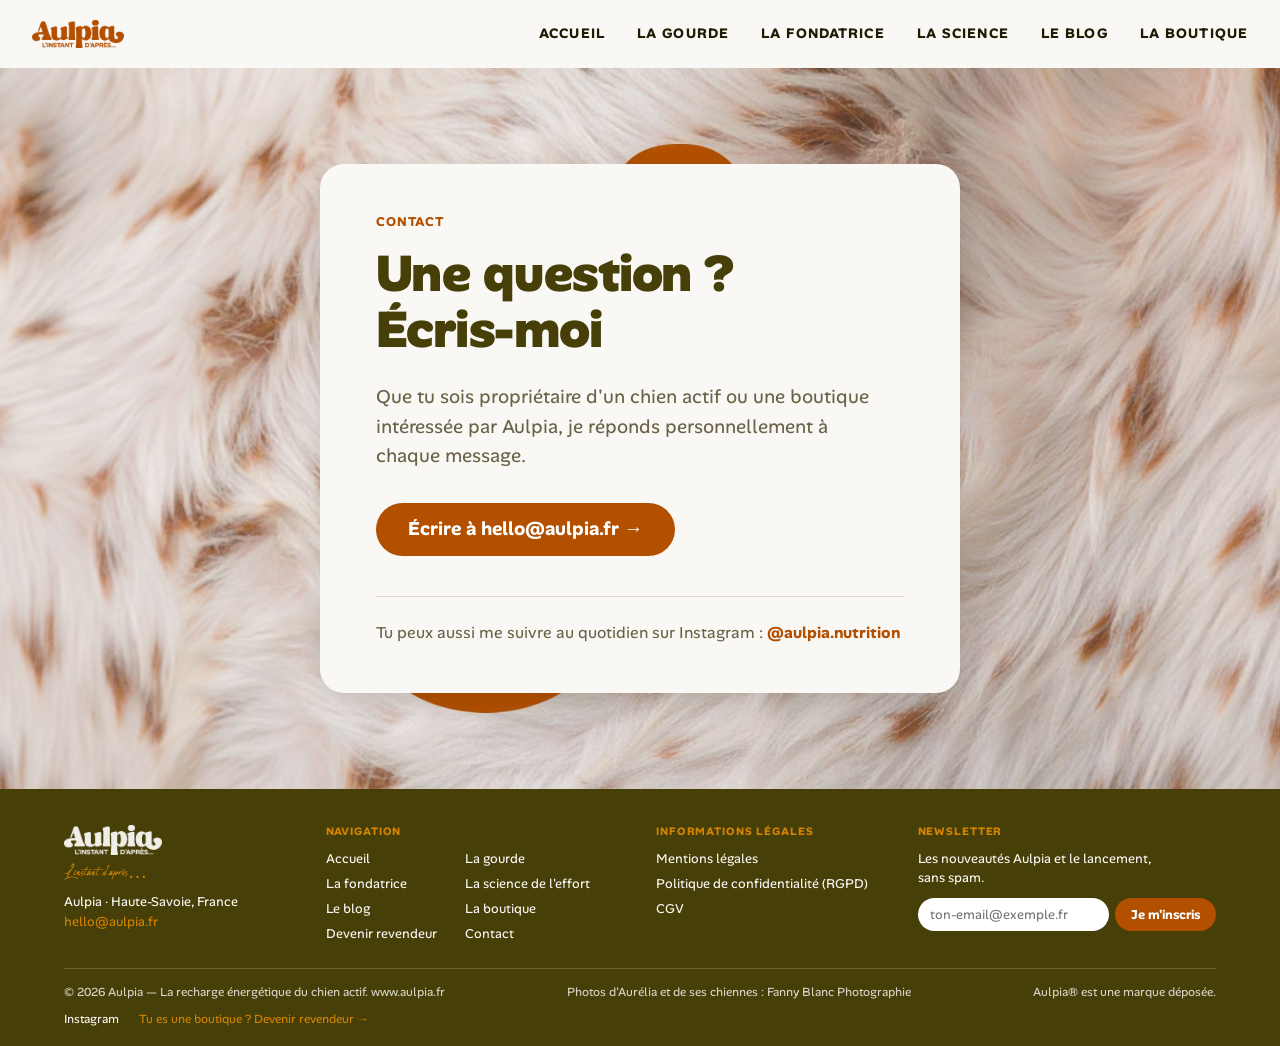
<file: contact/index.html>
<!DOCTYPE html>
<html lang="fr">
<head>
<meta charset="utf-8">
<meta name="viewport" content="width=device-width, initial-scale=1">
<title>Contact · Aulpia</title>
<meta name="description" content="Une question sur la gourde Aulpia ou sur la nutrition de ton chien actif ? Écris à Aurélia, qui répond personnellement à chaque message.">
<link rel="icon" type="image/png" href="../images/icon-a.png">
<link rel="stylesheet" href="../css/aulpia.css">
<script>document.documentElement.classList.add('js')</script>
<script src="../js/aulpia.js" defer></script>
</head>
<body data-page="contact" data-root="../">
<!--@header-->
<header class="site-header">
  <a class="site-header__logo" href="/" aria-label="Aulpia, retour à l'accueil"><img src="../images/logo-terracotta.png" alt="Aulpia" width="92" height="28"></a>
  <button class="menu-toggle" type="button" aria-expanded="false" aria-controls="site-nav">Menu</button>
  <nav class="site-nav" id="site-nav" aria-label="Navigation principale">
    <a href="/" data-nav="accueil">Accueil</a>
    <a href="/la-gourde/" data-nav="gourde">La gourde</a>
    <a href="/la-fondatrice/" data-nav="fondatrice">La fondatrice</a>
    <a href="/la-science-de-leffort/" data-nav="science">La science</a>
    <a href="/blog/" data-nav="blog">Le blog</a>
    <a href="https://boutique.aulpia.fr/products/aulpia-recharge-energetique-chien-actif">La boutique</a>
  </nav>
</header>
<!--@/header-->
<main>

  <section class="section section--photo" style="background-image:url('../images/contact-fond.jpg')">
    <div class="contact-card reveal">
      <span class="eyebrow">Contact</span>
      <h1>Une question&nbsp;? Écris-moi</h1>
      <p class="lead" style="margin-bottom:32px">Que tu sois propriétaire d'un chien actif ou une boutique intéressée par Aulpia, je réponds personnellement à chaque message.</p>

      <div class="actions" style="margin-top:0">
        <a class="btn" href="mailto:hello@aulpia.fr">Écrire à hello@aulpia.fr →</a>
      </div>

      <div class="contact-card__more">
        <p>Tu peux aussi me suivre au quotidien sur Instagram&nbsp;: <a href="https://www.instagram.com/aulpia.nutrition/" target="_blank" rel="noopener" style="font-weight:700">@aulpia.nutrition</a></p>
      </div>
    </div>
  </section>

</main>
<!--@footer-->
<footer class="site-footer">
  <div class="site-footer__grid">
    <div class="site-footer__brand">
      <img class="site-footer__logo" src="../images/logo-beige.png" alt="Aulpia — L'instant d'après…" width="98" height="30">
      <p class="site-footer__tagline">L'instant d'après…</p>
      <p>Aulpia · Haute-Savoie, France<br><a class="site-footer__mail" href="mailto:hello@aulpia.fr">hello@aulpia.fr</a></p>
    </div>
    <div>
      <h2 class="site-footer__title">Navigation</h2>
      <div class="site-footer__links site-footer__links--2col">
        <a href="/">Accueil</a>
        <a href="/la-gourde/">La gourde</a>
        <a href="/la-fondatrice/">La fondatrice</a>
        <a href="/la-science-de-leffort/">La science de l'effort</a>
        <a href="/blog/">Le blog</a>
        <a href="https://boutique.aulpia.fr/products/aulpia-recharge-energetique-chien-actif">La boutique</a>
        <a href="/professionnels/">Devenir revendeur</a>
        <a href="/contact/">Contact</a>
      </div>
    </div>
    <div>
      <h2 class="site-footer__title">Informations légales</h2>
      <div class="site-footer__links">
        <a href="/mentions-legales/">Mentions légales</a>
        <a href="/politique-de-confidentialite/">Politique de confidentialité (RGPD)</a>
        <a href="/cgv/">CGV</a>
      </div>
    </div>
    <div>
      <h2 class="site-footer__title">Newsletter</h2>
      <p>Les nouveautés Aulpia et le lancement, sans spam.</p>
      <form method="POST" action="https://206670fb.sibforms.com/serve/[base64]" target="_blank" data-brevo>
        <label class="sr-only" for="newsletter-email">Ton e-mail</label>
        <input class="site-footer__input" id="newsletter-email" type="email" name="EMAIL" autocomplete="email" placeholder="ton-email@exemple.fr" required>
        <input type="text" name="email_address_check" value="" tabindex="-1" autocomplete="off" aria-hidden="true" style="display:none">
        <input type="hidden" name="locale" value="fr">
        <button class="site-footer__btn" type="submit">Je m'inscris</button>
      </form>
    </div>
  </div>
  <div class="site-footer__bottom">
    <span>© 2026 Aulpia — La recharge énergétique du chien actif. www.aulpia.fr</span>
    <span>Photos d'Aurélia et de ses chiennes : Fanny Blanc Photographie</span>
    <span>Aulpia® est une marque déposée.</span>
    <div class="site-footer__bottom-links">
      <a href="https://www.instagram.com/aulpia.nutrition/" target="_blank" rel="noopener">Instagram</a>
      <a href="/professionnels/">Tu es une boutique&nbsp;? Devenir revendeur →</a>
    </div>
  </div>
</footer>
<!--@/footer-->
</body>
</html>
</file>
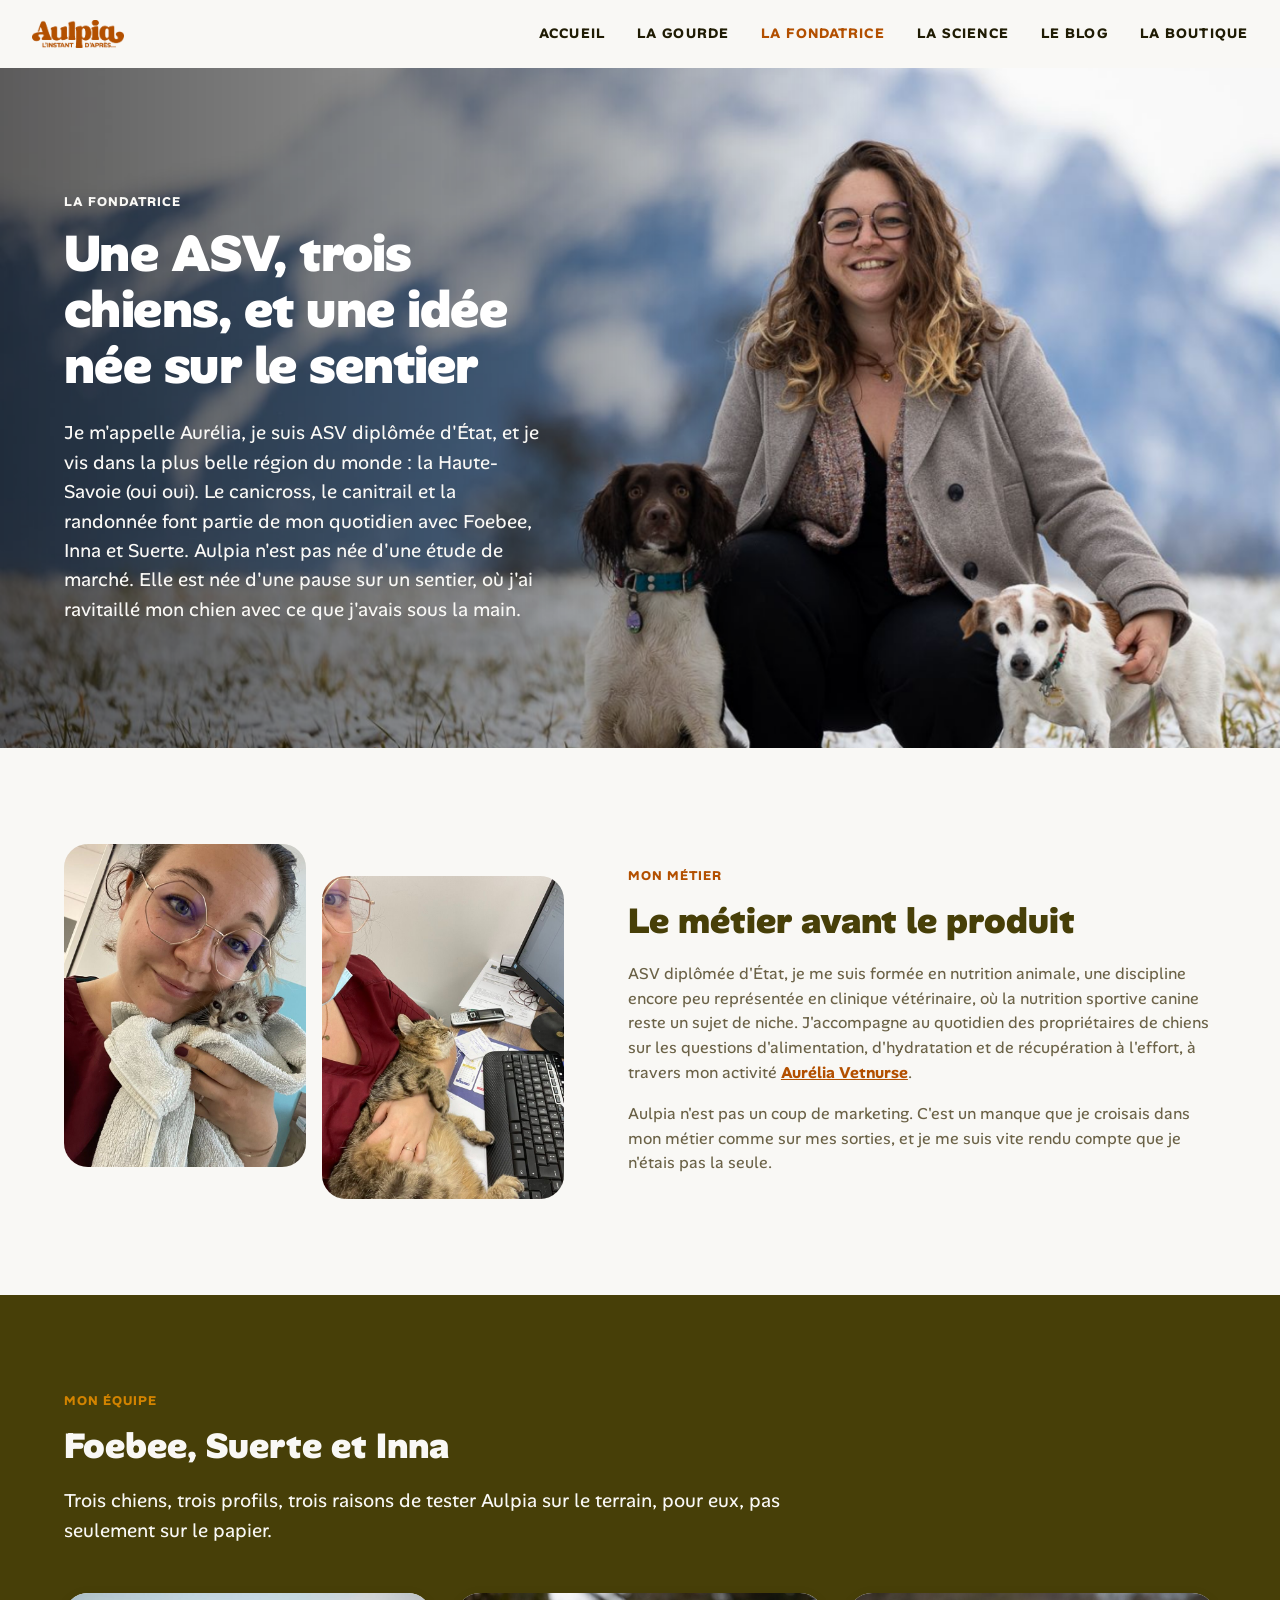
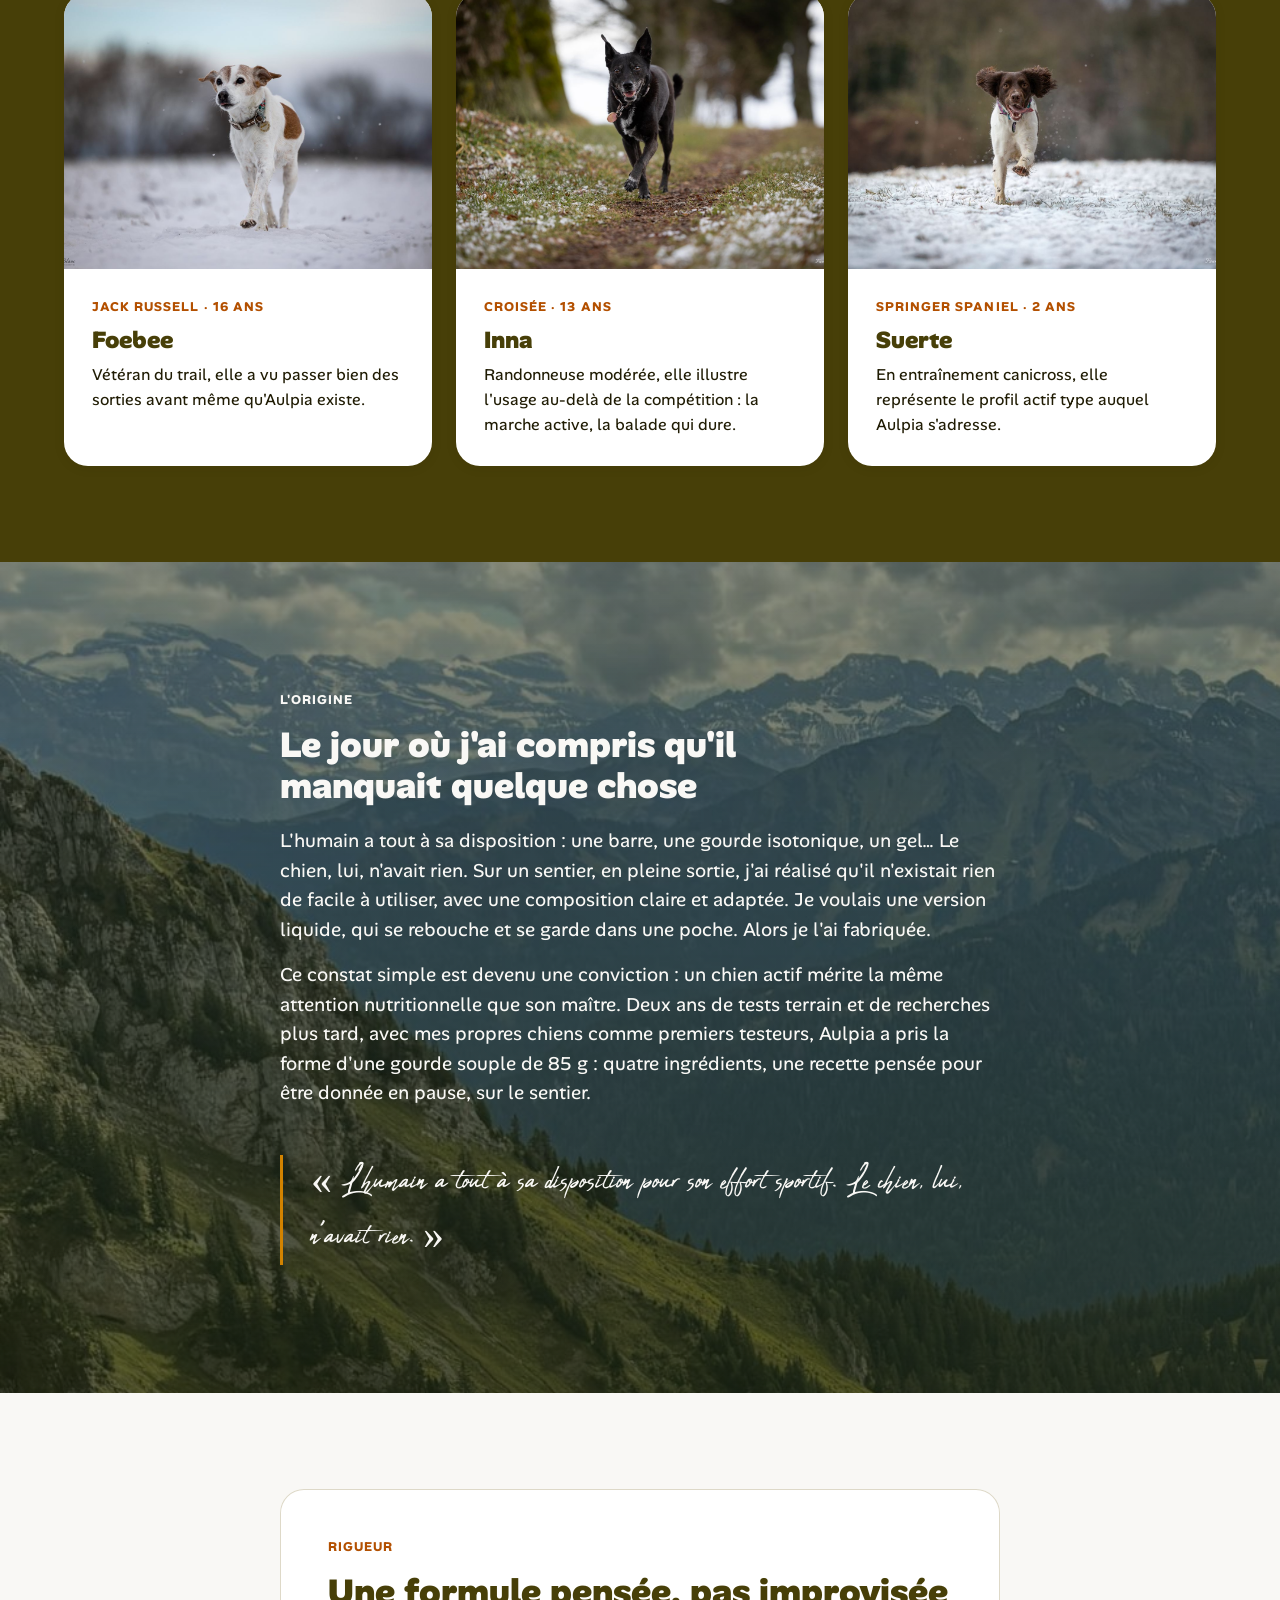
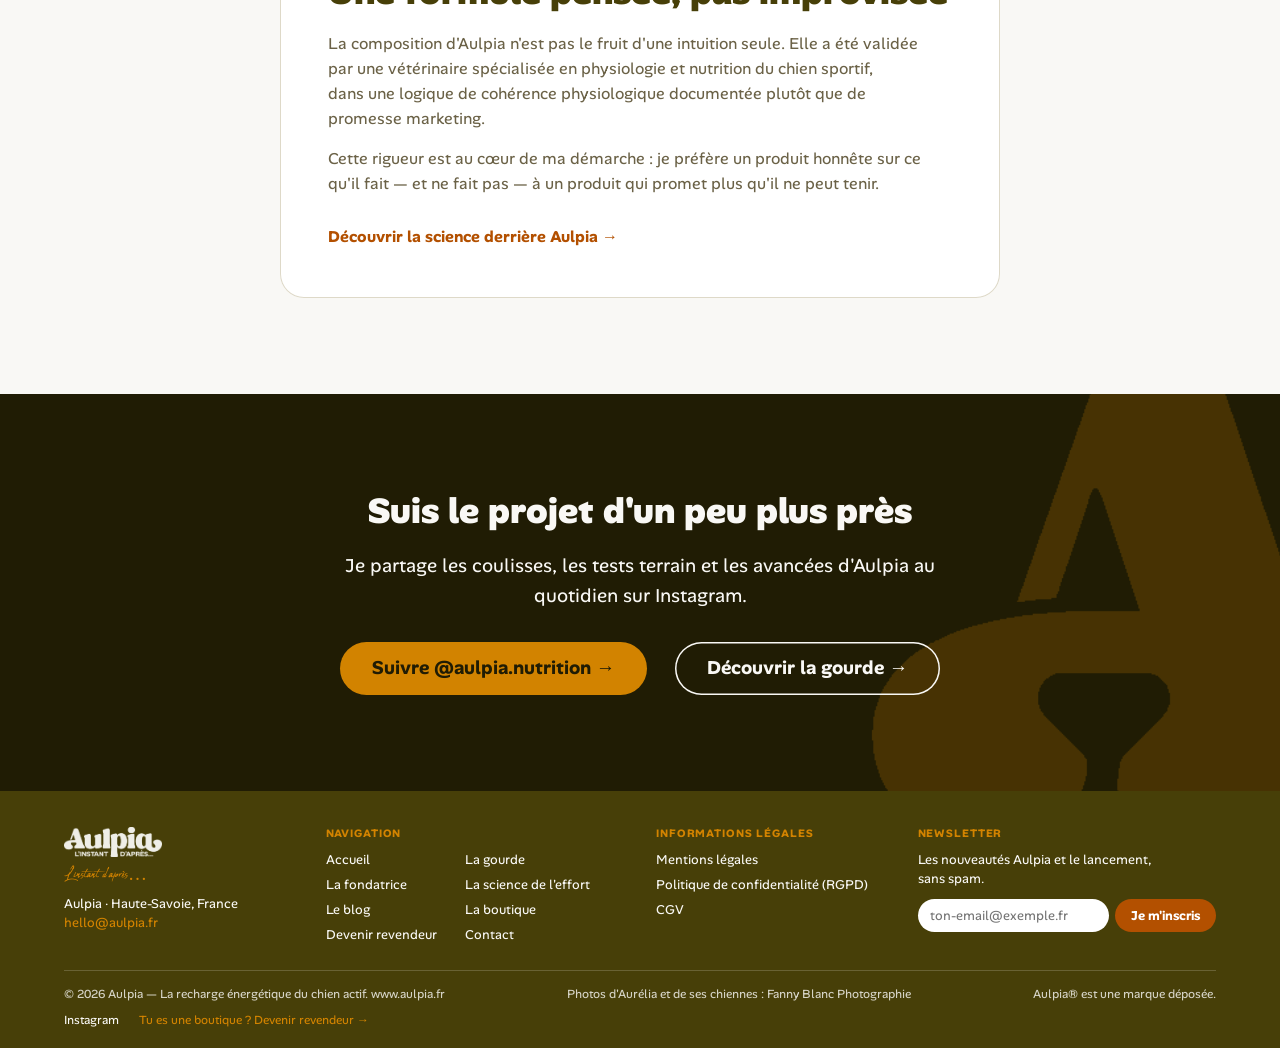
<file: la-fondatrice/index.html>
<!DOCTYPE html>
<html lang="fr">
<head>
<meta charset="utf-8">
<meta name="viewport" content="width=device-width, initial-scale=1">
<title>Aurélia, fondatrice d'Aulpia . ASV formée en nutrition animale</title>
<meta name="description" content="Aurélia Tourneur, ASV diplômée d'État formée en nutrition animale, a créé Aulpia sur le terrain, en Haute-Savoie, avec ses chiens Foebee, Suerte et Inna.">
<link rel="icon" type="image/png" href="../images/icon-a.png">
<link rel="stylesheet" href="../css/aulpia.css">
<script>document.documentElement.classList.add('js')</script>
<script src="../js/aulpia.js" defer></script>
</head>
<body data-page="fondatrice" data-root="../">
<!--@header-->
<header class="site-header">
  <a class="site-header__logo" href="/" aria-label="Aulpia, retour à l'accueil"><img src="../images/logo-terracotta.png" alt="Aulpia" width="92" height="28"></a>
  <button class="menu-toggle" type="button" aria-expanded="false" aria-controls="site-nav">Menu</button>
  <nav class="site-nav" id="site-nav" aria-label="Navigation principale">
    <a href="/" data-nav="accueil">Accueil</a>
    <a href="/la-gourde/" data-nav="gourde">La gourde</a>
    <a href="/la-fondatrice/" data-nav="fondatrice" aria-current="page">La fondatrice</a>
    <a href="/la-science-de-leffort/" data-nav="science">La science</a>
    <a href="/blog/" data-nav="blog">Le blog</a>
    <a href="https://boutique.aulpia.fr/products/aulpia-recharge-energetique-chien-actif">La boutique</a>
  </nav>
</header>
<!--@/header-->
<main>

  <section class="hero-home hero-home--founder">
    <div class="hero-home__bg" data-parallax style="background-image:url('../images/fondatrice-hero.jpg');background-position:center 40%" role="img" aria-label="Aurélia, fondatrice d'Aulpia, avec ses chiens Foebee, Suerte et Inna en montagne"></div>
    <div class="hero-home__shade"></div>
    <div class="hero-home__inner on-dark">
      <div class="hero-home__text">
        <span class="eyebrow">La fondatrice</span>
        <h1>Une ASV, trois chiens, et une idée née sur le sentier</h1>
        <p class="lead">Je m'appelle Aurélia, je suis ASV diplômée d'État, et je vis dans la plus belle région du monde : la Haute-Savoie (oui oui). Le canicross, le canitrail et la randonnée font partie de mon quotidien avec Foebee, Inna et Suerte. Aulpia n'est pas née d'une étude de marché. Elle est née d'une pause sur un sentier, où j'ai ravitaillé mon chien avec ce que j'avais sous la main.</p>
      </div>
    </div>
  </section>

  <section class="section">
    <div class="container split reveal" style="grid-template-columns:0.85fr 1fr">
      <div class="grid-2" style="gap:16px;grid-template-columns:1fr 1fr">
        <div class="photo ratio-3-4"><img src="../images/fondatrice-metier-1.jpg" alt="Aurélia, ASV formée en nutrition animale, avec un chaton en consultation" style="object-position:center 20%" loading="lazy"></div>
        <div class="photo ratio-3-4" style="margin-top:32px"><img src="../images/fondatrice-metier-2.jpg" alt="Aurélia, ASV formée en nutrition animale, avec un chat lors d'une consultation" style="object-position:center 30%" loading="lazy"></div>
      </div>
      <div>
        <span class="eyebrow">Mon métier</span>
        <h2>Le métier avant le produit</h2>
        <p>ASV diplômée d'État, je me suis formée en nutrition animale, une discipline encore peu représentée en clinique vétérinaire, où la nutrition sportive canine reste un sujet de niche. J'accompagne au quotidien des propriétaires de chiens sur les questions d'alimentation, d'hydratation et de récupération à l'effort, à travers mon activité <a href="https://www.aureliavetnurse.fr/" target="_blank" rel="noopener" style="font-weight:700;text-decoration:underline">Aurélia Vetnurse</a>.</p>
        <p>Aulpia n'est pas un coup de marketing. C'est un manque que je croisais dans mon métier comme sur mes sorties, et je me suis vite rendu compte que je n'étais pas la seule.</p>
      </div>
    </div>
  </section>

  <section class="section section--olive on-dark">
    <div class="container">
      <div class="section-head reveal">
        <span class="eyebrow">Mon équipe</span>
        <h2>Foebee, Suerte et Inna</h2>
        <p class="lead">Trois chiens, trois profils, trois raisons de tester Aulpia sur le terrain, pour eux, pas seulement sur le papier.</p>
      </div>
      <div class="grid-3 reveal">
        <article class="card">
          <img class="card__img" src="../images/foebee.jpg" alt="Foebee, Jack Russell de 16 ans" loading="lazy">
          <div class="card__body"><span class="eyebrow">Jack Russell · 16 ans</span><h3>Foebee</h3><p>Vétéran du trail, elle a vu passer bien des sorties avant même qu'Aulpia existe.</p></div>
        </article>
        <article class="card">
          <img class="card__img" src="../images/inna.jpg" alt="Inna, chienne croisée de 13 ans" loading="lazy">
          <div class="card__body"><span class="eyebrow">Croisée · 13 ans</span><h3>Inna</h3><p>Randonneuse modérée, elle illustre l'usage au-delà de la compétition : la marche active, la balade qui dure.</p></div>
        </article>
        <article class="card">
          <img class="card__img" src="../images/suerte.jpg" alt="Suerte, Springer Spaniel de 2 ans" loading="lazy">
          <div class="card__body"><span class="eyebrow">Springer Spaniel · 2 ans</span><h3>Suerte</h3><p>En entraînement canicross, elle représente le profil actif type auquel Aulpia s'adresse.</p></div>
        </article>
      </div>
    </div>
  </section>

  <section class="section section--photo on-dark" style="padding-top:128px;padding-bottom:128px;background-image:linear-gradient(rgba(24,28,4,0.5),rgba(24,28,4,0.72)),url('../images/fondatrice-origine.jpg');background-position:center 30%">
    <div class="measure reveal" style="margin:0 auto">
      <span class="eyebrow" style="color:var(--cream-warm)">L'origine</span>
      <h2>Le jour où j'ai compris qu'il manquait quelque chose</h2>
      <p class="lead">L'humain a tout à sa disposition : une barre, une gourde isotonique, un gel… Le chien, lui, n'avait rien. Sur un sentier, en pleine sortie, j'ai réalisé qu'il n'existait rien de facile à utiliser, avec une composition claire et adaptée. Je voulais une version liquide, qui se rebouche et se garde dans une poche. Alors je l'ai fabriquée.</p>
      <p class="lead" style="margin-bottom:48px">Ce constat simple est devenu une conviction&nbsp;: un chien actif mérite la même attention nutritionnelle que son maître. Deux ans de tests terrain et de recherches plus tard, avec mes propres chiens comme premiers testeurs, Aulpia a pris la forme d'une gourde souple de 85&nbsp;g&nbsp;: quatre ingrédients, une recette pensée pour être donnée en pause, sur le sentier.</p>
      <blockquote class="pullquote">
        <p>« L'humain a tout à sa disposition pour son effort sportif. Le chien, lui, n'avait rien. »</p>
      </blockquote>
    </div>
  </section>

  <section class="section">
    <div class="callout reveal" style="max-width:720px;margin:0 auto">
      <span class="eyebrow">Rigueur</span>
      <h2>Une formule pensée, pas improvisée</h2>
      <p>La composition d'Aulpia n'est pas le fruit d'une intuition seule. Elle a été validée par une vétérinaire spécialisée en physiologie et nutrition du chien sportif, dans une logique de cohérence physiologique documentée plutôt que de promesse marketing.</p>
      <p>Cette rigueur est au cœur de ma démarche&nbsp;: je préfère un produit honnête sur ce qu'il fait — et ne fait pas — à un produit qui promet plus qu'il ne peut tenir.</p>
      <div class="actions" style="margin-top:28px">
        <a class="link-arrow" href="/la-science-de-leffort/">Découvrir la science derrière Aulpia →</a>
      </div>
    </div>
  </section>

  <section class="section section--dark on-dark" style="position:relative;overflow:hidden">
    <div class="icon-watermark" aria-hidden="true"></div>
    <div class="narrow center reveal" style="position:relative">
      <h2>Suis le projet d'un peu plus près</h2>
      <p class="lead">Je partage les coulisses, les tests terrain et les avancées d'Aulpia au quotidien sur Instagram.</p>
      <div class="actions actions--center">
        <a class="btn" href="https://www.instagram.com/aulpia.nutrition/" target="_blank" rel="noopener">Suivre @aulpia.nutrition →</a>
        <a class="btn btn--ghost" href="/la-gourde/">Découvrir la gourde →</a>
      </div>
    </div>
  </section>

</main>
<!--@footer-->
<footer class="site-footer">
  <div class="site-footer__grid">
    <div class="site-footer__brand">
      <img class="site-footer__logo" src="../images/logo-beige.png" alt="Aulpia — L'instant d'après…" width="98" height="30">
      <p class="site-footer__tagline">L'instant d'après…</p>
      <p>Aulpia · Haute-Savoie, France<br><a class="site-footer__mail" href="mailto:hello@aulpia.fr">hello@aulpia.fr</a></p>
    </div>
    <div>
      <h2 class="site-footer__title">Navigation</h2>
      <div class="site-footer__links site-footer__links--2col">
        <a href="/">Accueil</a>
        <a href="/la-gourde/">La gourde</a>
        <a href="/la-fondatrice/">La fondatrice</a>
        <a href="/la-science-de-leffort/">La science de l'effort</a>
        <a href="/blog/">Le blog</a>
        <a href="https://boutique.aulpia.fr/products/aulpia-recharge-energetique-chien-actif">La boutique</a>
        <a href="/professionnels/">Devenir revendeur</a>
        <a href="/contact/">Contact</a>
      </div>
    </div>
    <div>
      <h2 class="site-footer__title">Informations légales</h2>
      <div class="site-footer__links">
        <a href="/mentions-legales/">Mentions légales</a>
        <a href="/politique-de-confidentialite/">Politique de confidentialité (RGPD)</a>
        <a href="/cgv/">CGV</a>
      </div>
    </div>
    <div>
      <h2 class="site-footer__title">Newsletter</h2>
      <p>Les nouveautés Aulpia et le lancement, sans spam.</p>
      <form method="POST" action="https://206670fb.sibforms.com/serve/[base64]" target="_blank" data-brevo>
        <label class="sr-only" for="newsletter-email">Ton e-mail</label>
        <input class="site-footer__input" id="newsletter-email" type="email" name="EMAIL" autocomplete="email" placeholder="ton-email@exemple.fr" required>
        <input type="text" name="email_address_check" value="" tabindex="-1" autocomplete="off" aria-hidden="true" style="display:none">
        <input type="hidden" name="locale" value="fr">
        <button class="site-footer__btn" type="submit">Je m'inscris</button>
      </form>
    </div>
  </div>
  <div class="site-footer__bottom">
    <span>© 2026 Aulpia — La recharge énergétique du chien actif. www.aulpia.fr</span>
    <span>Photos d'Aurélia et de ses chiennes : Fanny Blanc Photographie</span>
    <span>Aulpia® est une marque déposée.</span>
    <div class="site-footer__bottom-links">
      <a href="https://www.instagram.com/aulpia.nutrition/" target="_blank" rel="noopener">Instagram</a>
      <a href="/professionnels/">Tu es une boutique&nbsp;? Devenir revendeur →</a>
    </div>
  </div>
</footer>
<!--@/footer-->
</body>
</html>
</file>
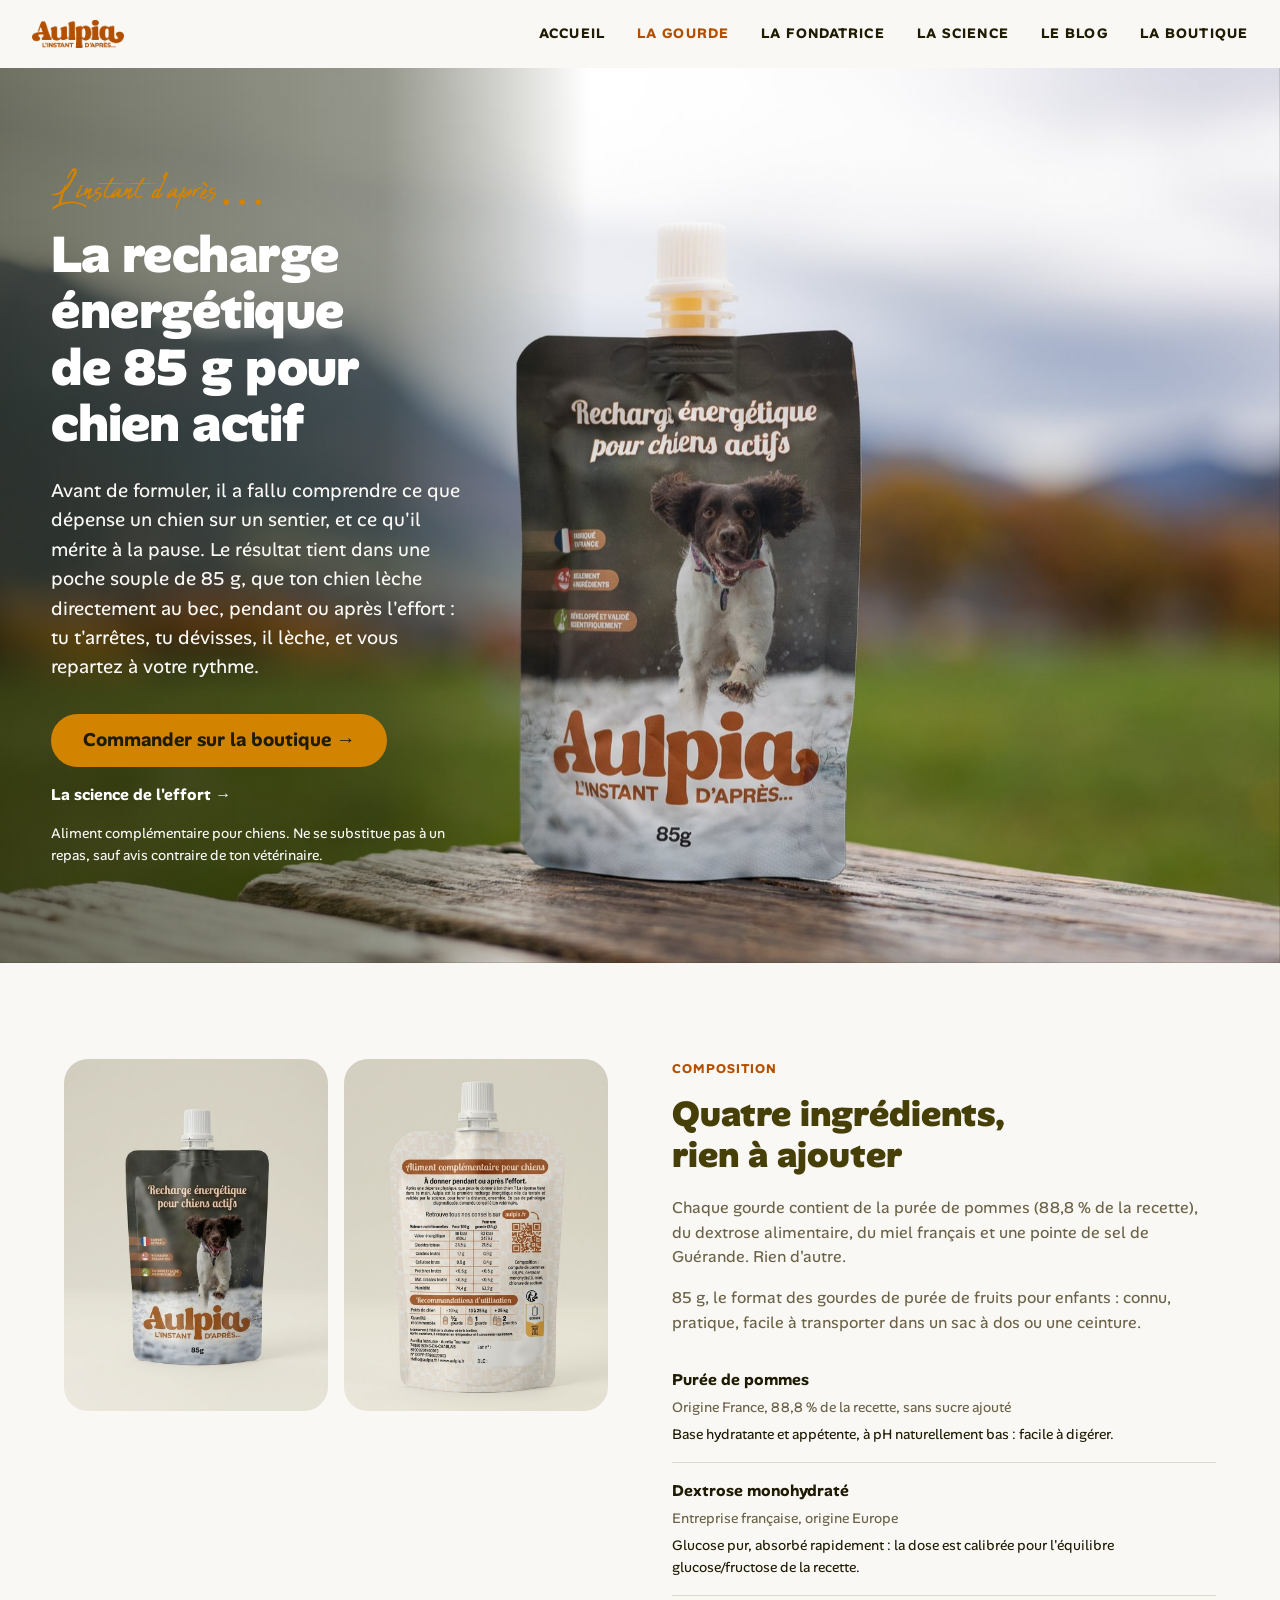
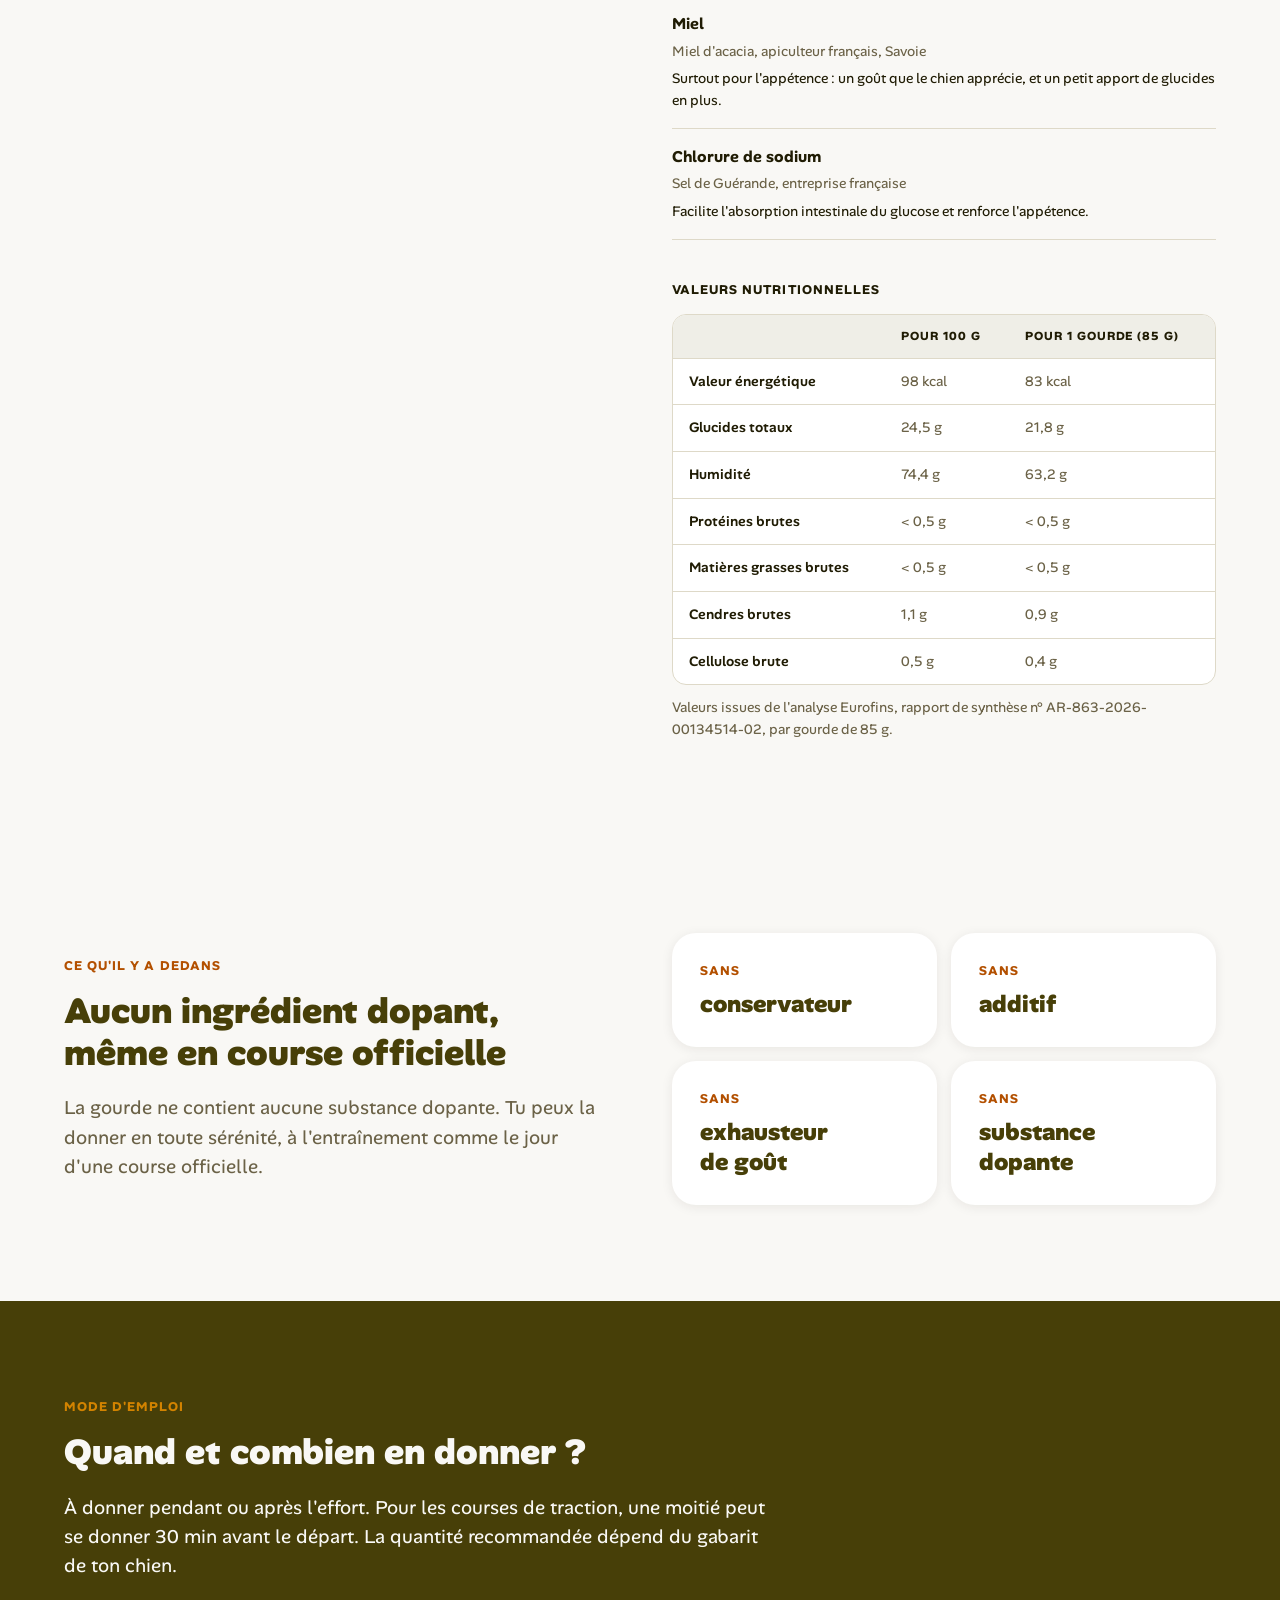
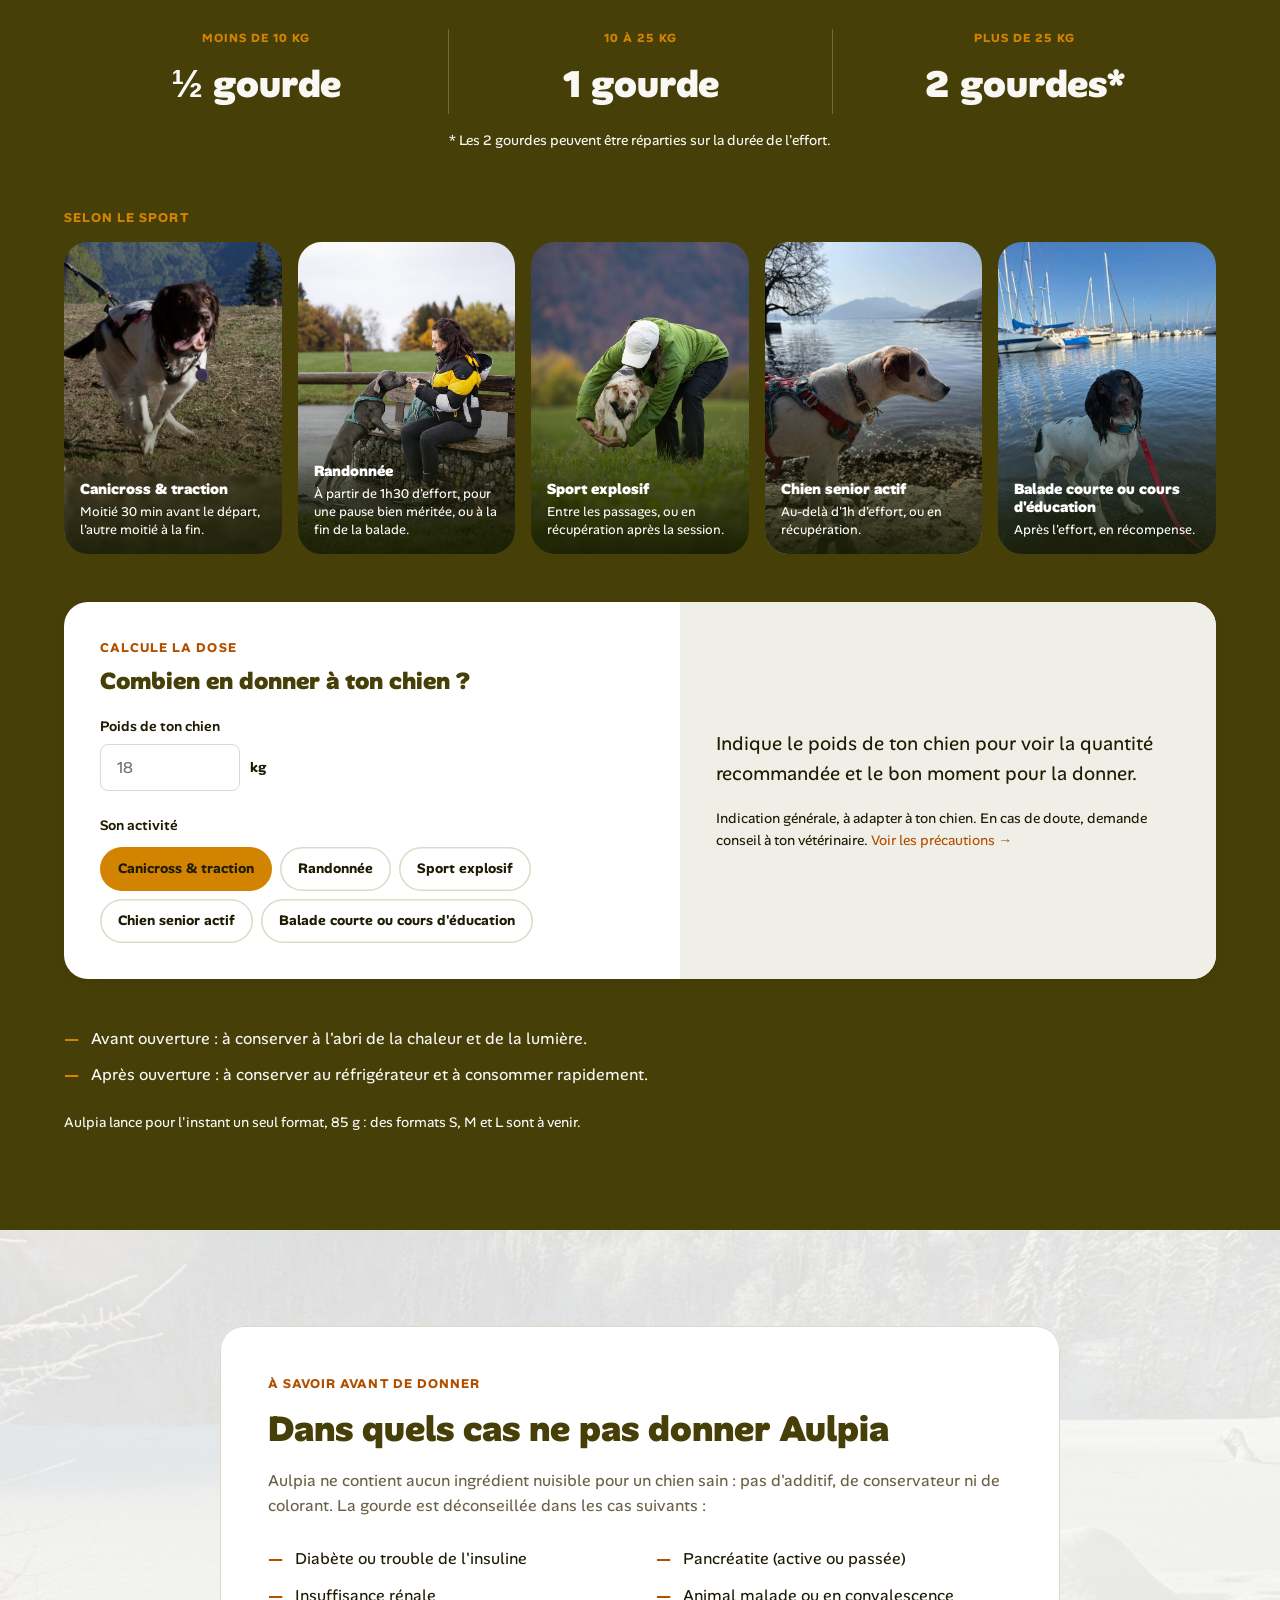
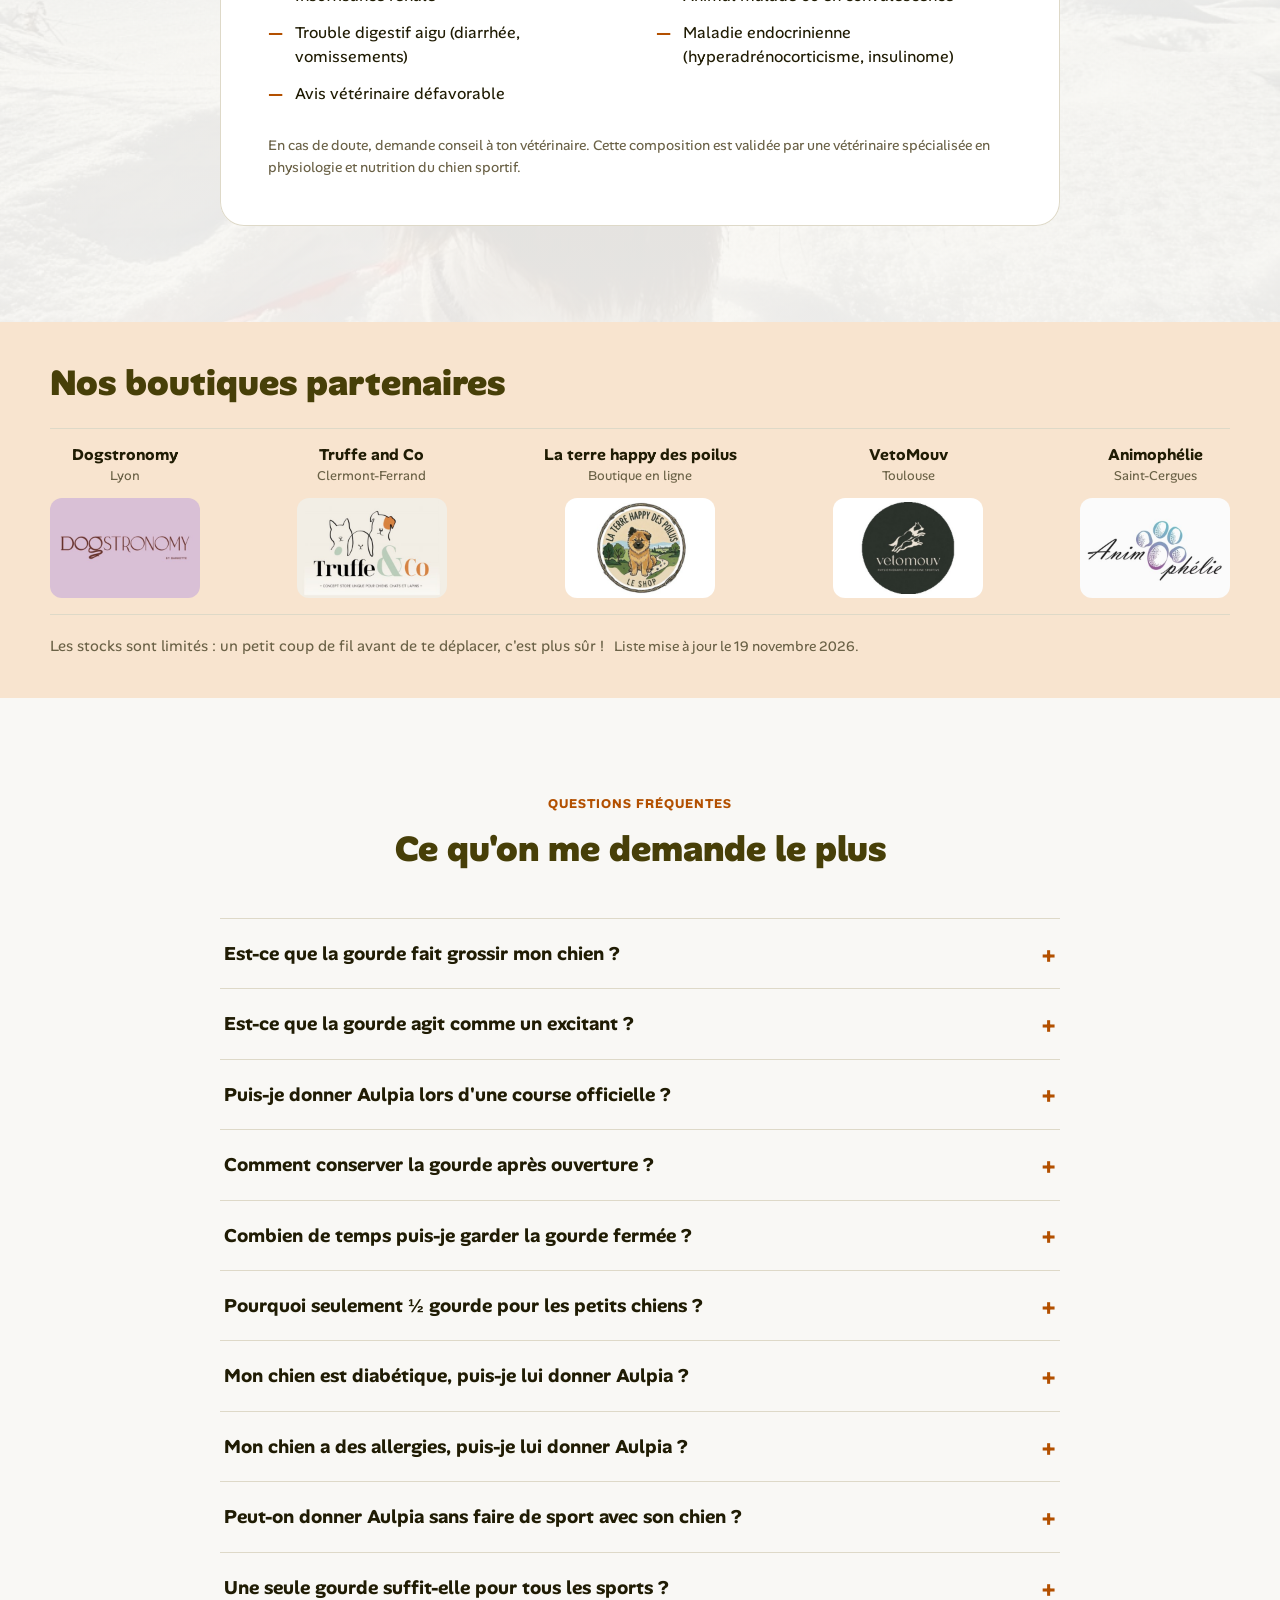
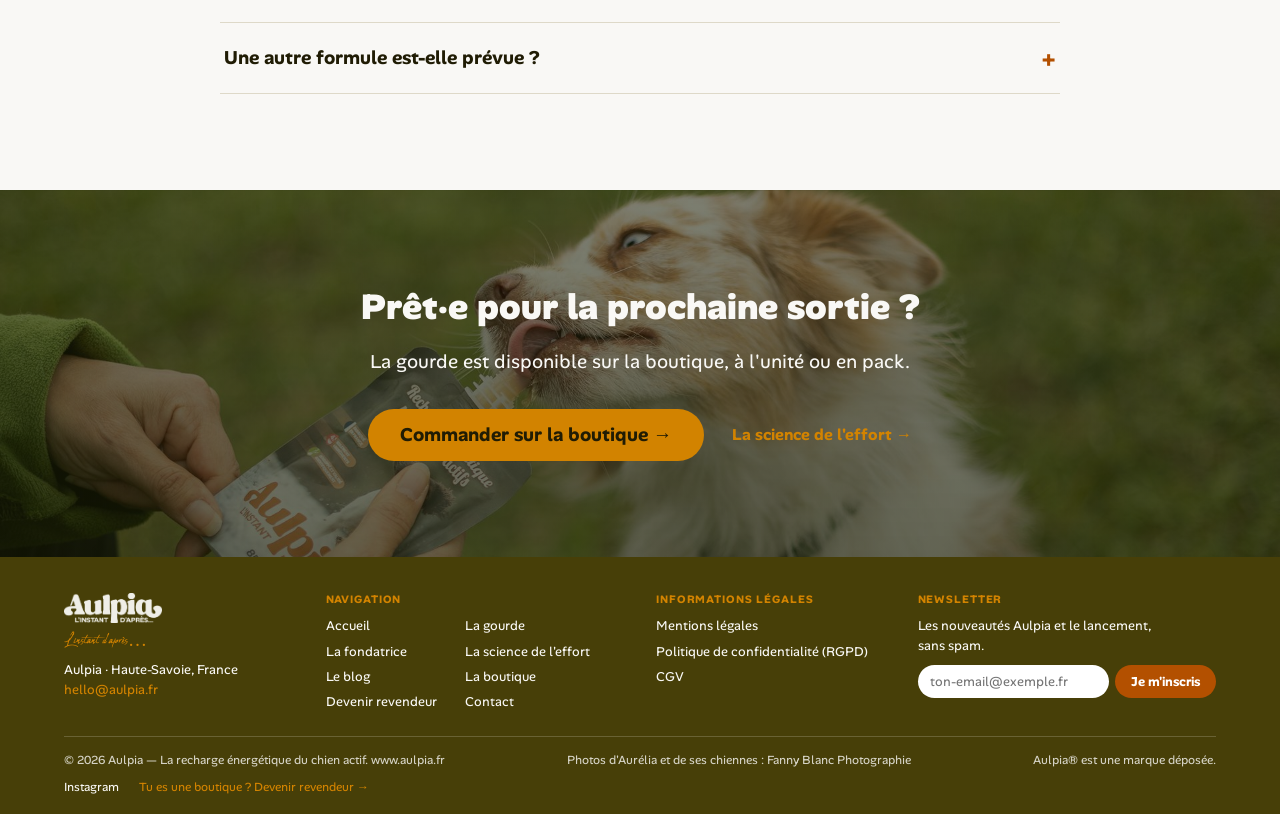
<file: la-gourde/index.html>
<!DOCTYPE html>
<html lang="fr">
<head>
<meta charset="utf-8">
<meta name="viewport" content="width=device-width, initial-scale=1">
<title>La gourde Aulpia · Recharge énergétique 85 g pour chien actif</title>
<meta name="description" content="La gourde souple Aulpia de 85 g : quatre ingrédients, 83 kcal et 21,8 g de glucides par gourde, à donner pendant ou après l'effort. Composition, mode d'emploi, précautions et questions fréquentes.">
<link rel="icon" type="image/png" href="../images/icon-a.png">
<link rel="stylesheet" href="../css/aulpia.css">
<script>document.documentElement.classList.add('js')</script>
<script src="../js/aulpia.js" defer></script>
</head>
<body data-page="gourde" data-root="../">
<!--@header-->
<header class="site-header">
  <a class="site-header__logo" href="/" aria-label="Aulpia, retour à l'accueil"><img src="../images/logo-terracotta.png" alt="Aulpia" width="92" height="28"></a>
  <button class="menu-toggle" type="button" aria-expanded="false" aria-controls="site-nav">Menu</button>
  <nav class="site-nav" id="site-nav" aria-label="Navigation principale">
    <a href="/" data-nav="accueil">Accueil</a>
    <a href="/la-gourde/" data-nav="gourde" aria-current="page">La gourde</a>
    <a href="/la-fondatrice/" data-nav="fondatrice">La fondatrice</a>
    <a href="/la-science-de-leffort/" data-nav="science">La science</a>
    <a href="/blog/" data-nav="blog">Le blog</a>
    <a href="https://boutique.aulpia.fr/products/aulpia-recharge-energetique-chien-actif">La boutique</a>
  </nav>
</header>
<!--@/header-->
<main>

  <section class="hero-home hero-home--left hero-home--banc">
    <div class="hero-home__bg" style="background-image:url('../images/gourde-hero-banc.jpg')" role="img" aria-label="Une gourde Aulpia 85 g posée sur un banc en bois, devant les montagnes"></div>
    <div class="hero-home__shade"></div>
    <div class="hero-home__inner on-dark">
      <div class="hero-home__text">
        <span class="accent">L'instant d'après…</span>
        <h1>La recharge énergétique de 85&nbsp;g pour chien actif</h1>
        <p class="lead">Avant de formuler, il a fallu comprendre ce que dépense un chien sur un sentier, et ce qu'il mérite à la pause. Le résultat tient dans une poche souple de 85&nbsp;g, que ton chien lèche directement au bec, pendant ou après l'effort : tu t'arrêtes, tu dévisses, il lèche, et vous repartez à votre rythme.</p>
        <div class="actions">
          <a class="btn" href="https://boutique.aulpia.fr/products/aulpia-recharge-energetique-chien-actif">Commander sur la boutique →</a>
          <a class="link-arrow" href="/la-science-de-leffort/" style="color:var(--white)">La science de l'effort →</a>
        </div>
        <p class="caption" style="margin-top:16px">Aliment complémentaire pour chiens. Ne se substitue pas à un repas, sauf avis contraire de ton vétérinaire.</p>
      </div>
    </div>
  </section>

  <section class="section" id="composition">
    <div class="container split split--top split--sticky">
      <div class="sticky-media">
        <div class="photo ratio-3-4"><img src="../images/gourde-recto.jpg" alt="Gourde Aulpia 85 g, recto" loading="lazy"></div>
        <div class="photo ratio-3-4"><img src="../images/gourde-verso.jpg" alt="Gourde Aulpia, verso : valeurs nutritionnelles, composition et recommandations d'utilisation" loading="lazy"></div>
      </div>
      <div>
        <span class="eyebrow">Composition</span>
        <h2>Quatre ingrédients, rien à ajouter</h2>
        <p>Chaque gourde contient de la purée de pommes (88,8 % de la recette), du dextrose alimentaire, du miel français et une pointe de sel de Guérande. Rien d'autre.</p>
        <p>85 g, le format des gourdes de purée de fruits pour enfants : connu, pratique, facile à transporter dans un sac à dos ou une ceinture.</p>

        <div class="def-list" style="margin:32px 0 40px">
          <div><strong>Purée de pommes</strong><span>Origine France, 88,8 % de la recette, sans sucre ajouté</span><p>Base hydratante et appétente, à pH naturellement bas : facile à digérer.</p></div>
          <div><strong>Dextrose monohydraté</strong><span>Entreprise française, origine Europe</span><p>Glucose pur, absorbé rapidement : la dose est calibrée pour l'équilibre glucose/fructose de la recette.</p></div>
          <div><strong>Miel</strong><span>Miel d'acacia, apiculteur français, Savoie</span><p>Surtout pour l'appétence : un goût que le chien apprécie, et un petit apport de glucides en plus.</p></div>
          <div><strong>Chlorure de sodium</strong><span>Sel de Guérande, entreprise française</span><p>Facilite l'absorption intestinale du glucose et renforce l'appétence.</p></div>
        </div>

        <span class="eyebrow" style="color:var(--text-primary)">Valeurs nutritionnelles</span>
        <div class="table-wrap">
          <table class="table">
            <thead><tr><th scope="col"><span class="sr-only">Nutriment</span></th><th scope="col">Pour 100 g</th><th scope="col">Pour 1 gourde (85 g)</th></tr></thead>
            <tbody>
              <tr><td>Valeur énergétique</td><td>98 kcal</td><td>83 kcal</td></tr>
              <tr><td>Glucides totaux</td><td>24,5 g</td><td>21,8 g</td></tr>
              <tr><td>Humidité</td><td>74,4 g</td><td>63,2 g</td></tr>
              <tr><td>Protéines brutes</td><td>&lt; 0,5 g</td><td>&lt; 0,5 g</td></tr>
              <tr><td>Matières grasses brutes</td><td>&lt; 0,5 g</td><td>&lt; 0,5 g</td></tr>
              <tr><td>Cendres brutes</td><td>1,1 g</td><td>0,9 g</td></tr>
              <tr><td>Cellulose brute</td><td>0,5 g</td><td>0,4 g</td></tr>
            </tbody>
          </table>
        </div>
        <p class="caption" style="margin-top:12px">Valeurs issues de l'analyse Eurofins, rapport de synthèse n°&nbsp;AR-863-2026-00134514-02, par gourde de 85&nbsp;g.</p>
      </div>
    </div>
  </section>

  <section class="section">
    <div class="container split reveal">
      <div>
        <span class="eyebrow">Ce qu'il y a dedans</span>
        <h2>Aucun ingrédient dopant, même en course officielle</h2>
        <p class="lead">La gourde ne contient aucune substance dopante. Tu peux la donner en toute sérénité, à l'entraînement comme le jour d'une course officielle.</p>
      </div>
      <div class="grid-2" style="gap:14px">
        <div class="card"><div class="card__body"><span class="eyebrow">Sans</span><h3>conservateur</h3></div></div>
        <div class="card"><div class="card__body"><span class="eyebrow">Sans</span><h3>additif</h3></div></div>
        <div class="card"><div class="card__body"><span class="eyebrow">Sans</span><h3>exhausteur de goût</h3></div></div>
        <div class="card"><div class="card__body"><span class="eyebrow">Sans</span><h3>substance dopante</h3></div></div>
      </div>
    </div>
  </section>

  <section class="section section--olive on-dark" id="mode-emploi">
    <div class="container reveal">
      <div class="section-head">
        <span class="eyebrow">Mode d'emploi</span>
        <h2>Quand et combien en donner ?</h2>
        <p class="lead">À donner pendant ou après l'effort. Pour les courses de traction, une moitié peut se donner 30 min avant le départ. La quantité recommandée dépend du gabarit de ton chien.</p>
      </div>

      <div class="dosage">
        <div><small>MOINS DE 10 KG</small><strong>½ gourde</strong></div>
        <div><small>10 À 25 KG</small><strong>1 gourde</strong></div>
        <div><small>PLUS DE 25 KG</small><strong>2 gourdes*</strong></div>
      </div>
      <p class="caption center" style="margin:0 0 56px">* Les 2 gourdes peuvent être réparties sur la durée de l'effort.</p>

      <span class="eyebrow">Selon le sport</span>
      <div class="sports">
        <div class="sport" style="background-image:url('../images/sport-canicross.jpg');background-position:50% 96%" role="img" aria-label="Chien de canicross lancé en pleine course, en harnais, langue au vent"><div><strong>Canicross &amp; traction</strong><span>Moitié 30 min avant le départ, l'autre moitié à la fin.</span></div></div>
        <div class="sport" style="background-image:url('../images/sport-randonnee.jpg');background-size:auto 118%;background-position:45% 100%" role="img" aria-label="Une femme assise sur un banc donne une gourde Aulpia à son chien, qui pose les pattes sur le banc"><div><strong>Randonnée</strong><span>À partir de 1h30 d'effort, pour une pause bien méritée, ou à la fin de la balade.</span></div></div>
        <div class="sport" style="background-image:url('../images/sport-explosif.jpg');background-size:auto 128%;background-position:42% 100%" role="img" aria-label="Chienne en plein saut au-dessus des mains de sa maîtresse, dans un pré"><div><strong>Sport explosif</strong><span>Entre les passages, ou en récupération après la session.</span></div></div>
        <div class="sport" style="background-image:url('../images/sport-senior.jpg')" role="img" aria-label="Chien senior au bord d'un lac"><div><strong>Chien senior actif</strong><span>Au-delà d'1h d'effort, ou en récupération.</span></div></div>
        <div class="sport" style="background-image:url('../images/sport-balade.jpg')" role="img" aria-label="Chien en balade au bord de l'eau"><div><strong>Balade courte ou cours d'éducation</strong><span>Après l'effort, en récompense.</span></div></div>
      </div>

      <div class="card dose-calc reveal" data-dose-calc id="calculer-la-dose">
        <div class="dose-calc__form">
          <span class="eyebrow">Calcule la dose</span>
          <h3>Combien en donner à ton chien ?</h3>
          <label class="field" style="margin-top:20px;max-width:220px"><span>Poids de ton chien</span>
            <span class="dose-calc__kg"><input type="number" name="poids" inputmode="decimal" min="1" max="100" step="0.5" placeholder="18"><em>kg</em></span>
          </label>
          <fieldset class="dose-calc__sports">
            <legend>Son activité</legend>
            <div class="choices">
              <label class="choice"><input type="radio" name="sport" value="canicross" checked><span>Canicross &amp; traction</span></label>
              <label class="choice"><input type="radio" name="sport" value="randonnee"><span>Randonnée</span></label>
              <label class="choice"><input type="radio" name="sport" value="explosif"><span>Sport explosif</span></label>
              <label class="choice"><input type="radio" name="sport" value="senior"><span>Chien senior actif</span></label>
              <label class="choice"><input type="radio" name="sport" value="balade"><span>Balade courte ou cours d'éducation</span></label>
            </div>
          </fieldset>
        </div>
        <div class="dose-calc__result" aria-live="polite">
          <p class="dose-calc__empty">Indique le poids de ton chien pour voir la quantité recommandée et le bon moment pour la donner.</p>
          <div class="dose-calc__answer" hidden>
            <span class="eyebrow">Quantité</span>
            <strong class="dose-calc__qty"></strong>
            <p class="dose-calc__qty-note"></p>
            <span class="eyebrow" style="margin-top:20px">Quand la donner</span>
            <p class="dose-calc__when"></p>
            <blockquote class="dose-calc__quote"><p></p></blockquote>
          </div>
          <p class="caption" style="margin-top:20px">Indication générale, à adapter à ton chien. En cas de doute, demande conseil à ton vétérinaire. <a href="/la-gourde/#precautions">Voir les précautions →</a></p>
        </div>
      </div>

      <ul class="dash-list measure" style="margin-bottom:24px">
        <li>Avant ouverture : à conserver à l'abri de la chaleur et de la lumière.</li>
        <li>Après ouverture : à conserver au réfrigérateur et à consommer rapidement.</li>
      </ul>
      <p class="caption">Aulpia lance pour l'instant un seul format, 85 g : des formats S, M et L sont à venir.</p>
    </div>
  </section>

  <section class="section section--photo" id="precautions" style="background-image:linear-gradient(rgba(249,248,245,0.88),rgba(249,248,245,0.92)),url('../images/gourde-precautions.jpg');background-position:center 40%">
    <div class="callout reveal" style="max-width:840px;margin:0 auto">
      <span class="eyebrow">À savoir avant de donner</span>
      <h2>Dans quels cas ne pas donner Aulpia</h2>
      <p style="margin-bottom:28px">Aulpia ne contient aucun ingrédient nuisible pour un chien sain : pas d'additif, de conservateur ni de colorant. La gourde est déconseillée dans les cas suivants :</p>
      <ul class="dash-list dash-list--2col" style="margin-bottom:28px">
        <li>Diabète ou trouble de l'insuline</li>
        <li>Pancréatite (active ou passée)</li>
        <li>Insuffisance rénale</li>
        <li>Animal malade ou en convalescence</li>
        <li>Trouble digestif aigu (diarrhée, vomissements)</li>
        <li>Maladie endocrinienne (hyperadrénocorticisme, insulinome)</li>
        <li>Avis vétérinaire défavorable</li>
      </ul>
      <p class="caption">En cas de doute, demande conseil à ton vétérinaire. Cette composition est validée par une vétérinaire spécialisée en physiologie et nutrition du chien sportif.</p>
    </div>
  </section>

  <style>
    .where{padding:40px 0}
        .shops{display:flex;flex-wrap:wrap;justify-content:space-between;gap:14px 28px;margin:0 0 20px;padding:16px 0;border-top:1px solid var(--border-subtle);border-bottom:1px solid var(--border-subtle)}
    .shop{display:flex;flex-direction:column;align-items:center;text-align:center;gap:2px;color:inherit;text-decoration:none}
    .shop__name{font-weight:700;font-size:16px;line-height:1.2;color:var(--text-primary)}
    .shop__city{font-size:13px;color:var(--text-muted)}
    .shop__logo{display:block;width:150px;height:100px;margin-top:10px}
    .shop__logo img{display:block;width:150px;height:100px;object-fit:cover;border-radius:12px}
    .shop:hover .shop__name{color:var(--accent-primary);text-decoration:underline;text-underline-offset:3px}
  </style>
  <section class="section section--miel where" id="boutiques-partenaires">
    <div class="container">
      <h2 style="margin:0 0 24px">Nos boutiques partenaires</h2>
      <div class="shops">
          <a class="shop" href="https://www.barkette.co/" target="_blank" rel="noopener"><span class="shop__name">Dogstronomy</span><span class="shop__city">Lyon</span><span class="shop__logo"><img src="../images/shop-dogstronomy.jpg" alt="Logo Dogstronomy" width="150" height="100" loading="lazy"></span></a>
          <a class="shop" href="https://truffeandco.fr/" target="_blank" rel="noopener"><span class="shop__name">Truffe and Co</span><span class="shop__city">Clermont-Ferrand</span><span class="shop__logo"><img src="../images/shop-truffe-and-co.jpg" alt="Logo Truffe and Co" width="150" height="100" loading="lazy"></span></a>
          <a class="shop" href="https://laterrehappydespoilus.fr/boutique" target="_blank" rel="noopener"><span class="shop__name">La terre happy des poilus</span><span class="shop__city">Boutique en ligne</span><span class="shop__logo"><img src="../images/shop-terre-happy.jpg" alt="Logo La terre happy des poilus" width="150" height="100" loading="lazy"></span></a>
          <a class="shop" href="https://vetomouv.com/" target="_blank" rel="noopener"><span class="shop__name">VetoMouv</span><span class="shop__city">Toulouse</span><span class="shop__logo"><img src="../images/shop-vetomouv.jpg" alt="Logo VetoMouv" width="150" height="100" loading="lazy"></span></a>
          <a class="shop" href="https://toilettagerdv.com/animophelie74_web/fr/index.awp" target="_blank" rel="noopener"><span class="shop__name">Animophélie</span><span class="shop__city">Saint-Cergues</span><span class="shop__logo"><img src="../images/shop-animophelie.jpg" alt="Logo Animophélie" width="150" height="100" loading="lazy"></span></a>
      </div>
      <p style="margin:0;font-size:15px">Les stocks sont limités&nbsp;: un petit coup de fil avant de te déplacer, c'est plus sûr&nbsp;! <span class="caption" style="margin-left:6px">Liste mise à jour le 19 novembre 2026.</span></p>
    </div>
  </section>

  <section class="section">
    <div class="container" style="max-width:840px">
      <div class="section-head section-head--center">
        <span class="eyebrow">Questions fréquentes</span>
        <h2>Ce qu'on me demande le plus</h2>
      </div>
      <div class="faq">
        <details name="faq"><summary>Est-ce que la gourde fait grossir mon chien ?</summary><p>Non. Donnée pendant ou juste après l'effort, l'énergie de la gourde est utilisée au fur et à mesure par l'organisme, pas stockée. Même en cas de léger surplus par rapport à la dépense réelle, ce surplus participe à la récupération plutôt que de faire grossir.</p></details>
        <details name="faq"><summary>Est-ce que la gourde agit comme un excitant ?</summary><p>Non, Aulpia ne contient aucun stimulant. La composition se limite à de la purée de pommes, du dextrose, du miel et une pointe de sel, des sucres simples qui apportent de l'énergie rapidement disponible, sans caféine ni excitant.</p></details>
        <details name="faq"><summary>Puis-je donner Aulpia lors d'une course officielle ?</summary><p>Oui. La gourde ne contient aucun ingrédient dopant : uniquement de la purée de pommes, du dextrose, du miel et du sel, sans conservateur, additif ni exhausteur de goût.</p></details>
        <details name="faq"><summary>Comment conserver la gourde après ouverture ?</summary><p>À consommer dans la journée, ou sous 3 jours au réfrigérateur.</p></details>
        <details name="faq"><summary>Combien de temps puis-je garder la gourde fermée ?</summary><p>Jusqu'à 1 an à l'abri de la lumière et de la chaleur, dans la limite de la DLC indiquée sur l'emballage.</p></details>
        <details name="faq"><summary>Pourquoi seulement ½ gourde pour les petits chiens ?</summary><p>Aulpia lance pour l'instant un seul format, 85 g. Le dosage par ½ gourde permet d'ajuster l'apport aux petits gabarits, en attendant les formats S, M et L à venir.</p></details>
        <details name="faq"><summary>Mon chien est diabétique, puis-je lui donner Aulpia ?</summary><p>Non. Le diabète fait partie des contre-indications d'Aulpia, au même titre que la pancréatite, l'insuffisance rénale ou un trouble digestif aigu — voir la liste complète ci-dessus.</p></details>
        <details name="faq"><summary>Mon chien a des allergies, puis-je lui donner Aulpia ?</summary><p>La composition est courte et lisible : purée de pommes, dextrose, miel, sel — sans additif, conservateur ni colorant. En cas d'allergie connue à l'un de ces ingrédients, demande conseil à ton vétérinaire avant de donner la gourde.</p></details>
        <details name="faq"><summary>Peut-on donner Aulpia sans faire de sport avec son chien ?</summary><p>Oui, la gourde peut aussi se donner comme un simple plaisir : une pause à l'ombre d'un arbre, après une balade, pendant un cours d'éducation, en terrasse le soir, ou même quelques gouttes dans l'eau pour inciter son chien à boire.</p></details>
        <details name="faq"><summary>Une seule gourde suffit-elle pour tous les sports ?</summary><p>Oui. Comme un gel énergétique humain, la gourde est calibrée sur le scénario le plus exigeant — c'est le dosage (½, 1 ou 2 gourdes) et le moment qui s'adaptent au sport, pas le produit.</p></details>
        <details name="faq"><summary>Une autre formule est-elle prévue ?</summary><p>Oui, une formule de récupération post-effort est en développement, pour la période qui suit la sortie. Aulpia 1 pendant l'effort, Aulpia 2 après.</p></details>
      </div>
    </div>
  </section>

  <section class="section section--photo on-dark" style="background-image:linear-gradient(rgba(24,28,4,0.55),rgba(24,28,4,0.65)),url('../images/gourde-cta-sortie.jpg');background-position:center 40%">
    <div class="narrow center reveal">
      <h2>Prêt·e pour la prochaine sortie&nbsp;?</h2>
      <p class="lead">La gourde est disponible sur la boutique, à l'unité ou en pack.</p>
      <div class="actions actions--center">
        <a class="btn" href="https://boutique.aulpia.fr/products/aulpia-recharge-energetique-chien-actif">Commander sur la boutique →</a>
        <a class="link-arrow" href="/la-science-de-leffort/">La science de l'effort →</a>
      </div>
    </div>
  </section>

</main>
<!--@footer-->
<footer class="site-footer">
  <div class="site-footer__grid">
    <div class="site-footer__brand">
      <img class="site-footer__logo" src="../images/logo-beige.png" alt="Aulpia — L'instant d'après…" width="98" height="30">
      <p class="site-footer__tagline">L'instant d'après…</p>
      <p>Aulpia · Haute-Savoie, France<br><a class="site-footer__mail" href="mailto:hello@aulpia.fr">hello@aulpia.fr</a></p>
    </div>
    <div>
      <h2 class="site-footer__title">Navigation</h2>
      <div class="site-footer__links site-footer__links--2col">
        <a href="/">Accueil</a>
        <a href="/la-gourde/">La gourde</a>
        <a href="/la-fondatrice/">La fondatrice</a>
        <a href="/la-science-de-leffort/">La science de l'effort</a>
        <a href="/blog/">Le blog</a>
        <a href="https://boutique.aulpia.fr/products/aulpia-recharge-energetique-chien-actif">La boutique</a>
        <a href="/professionnels/">Devenir revendeur</a>
        <a href="/contact/">Contact</a>
      </div>
    </div>
    <div>
      <h2 class="site-footer__title">Informations légales</h2>
      <div class="site-footer__links">
        <a href="/mentions-legales/">Mentions légales</a>
        <a href="/politique-de-confidentialite/">Politique de confidentialité (RGPD)</a>
        <a href="/cgv/">CGV</a>
      </div>
    </div>
    <div>
      <h2 class="site-footer__title">Newsletter</h2>
      <p>Les nouveautés Aulpia et le lancement, sans spam.</p>
      <form method="POST" action="https://206670fb.sibforms.com/serve/[base64]" target="_blank" data-brevo>
        <label class="sr-only" for="newsletter-email">Ton e-mail</label>
        <input class="site-footer__input" id="newsletter-email" type="email" name="EMAIL" autocomplete="email" placeholder="ton-email@exemple.fr" required>
        <input type="text" name="email_address_check" value="" tabindex="-1" autocomplete="off" aria-hidden="true" style="display:none">
        <input type="hidden" name="locale" value="fr">
        <button class="site-footer__btn" type="submit">Je m'inscris</button>
      </form>
    </div>
  </div>
  <div class="site-footer__bottom">
    <span>© 2026 Aulpia — La recharge énergétique du chien actif. www.aulpia.fr</span>
    <span>Photos d'Aurélia et de ses chiennes : Fanny Blanc Photographie</span>
    <span>Aulpia® est une marque déposée.</span>
    <div class="site-footer__bottom-links">
      <a href="https://www.instagram.com/aulpia.nutrition/" target="_blank" rel="noopener">Instagram</a>
      <a href="/professionnels/">Tu es une boutique&nbsp;? Devenir revendeur →</a>
    </div>
  </div>
</footer>
<!--@/footer-->
</body>
</html>
</file>
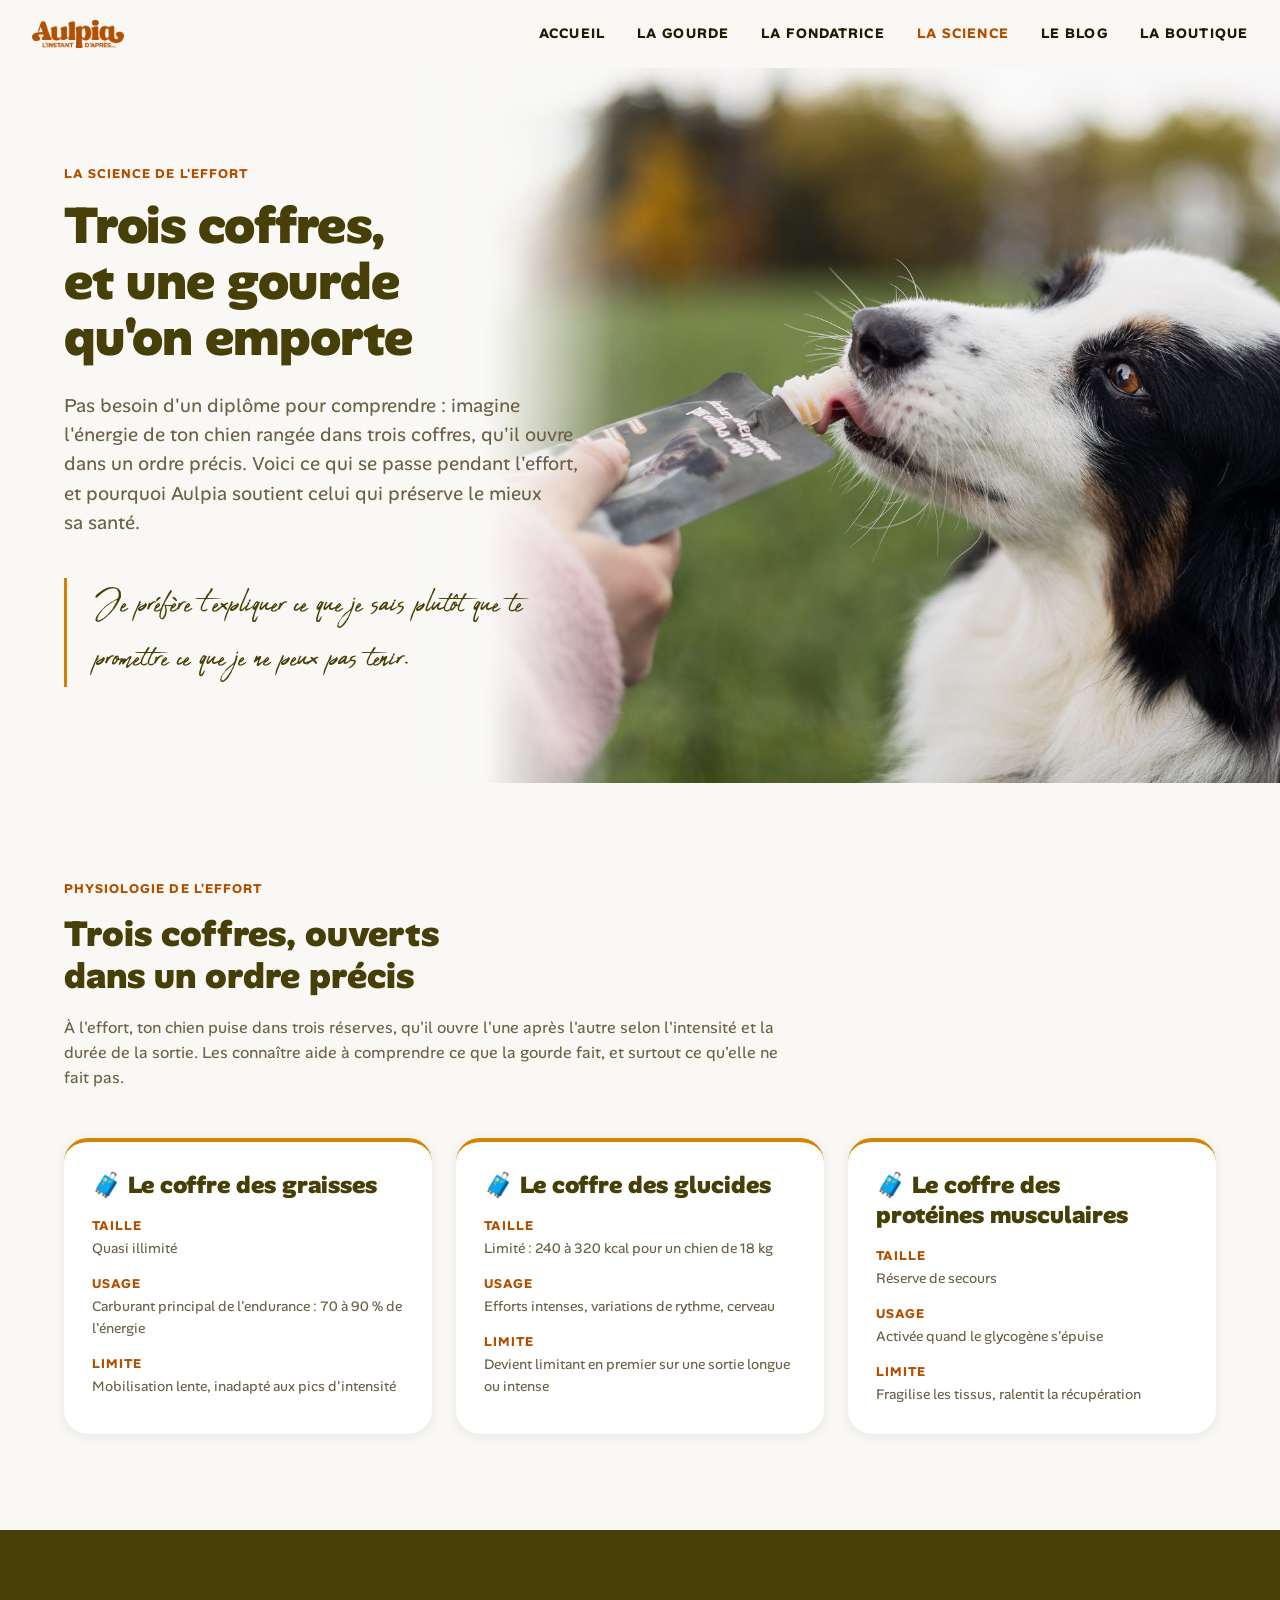
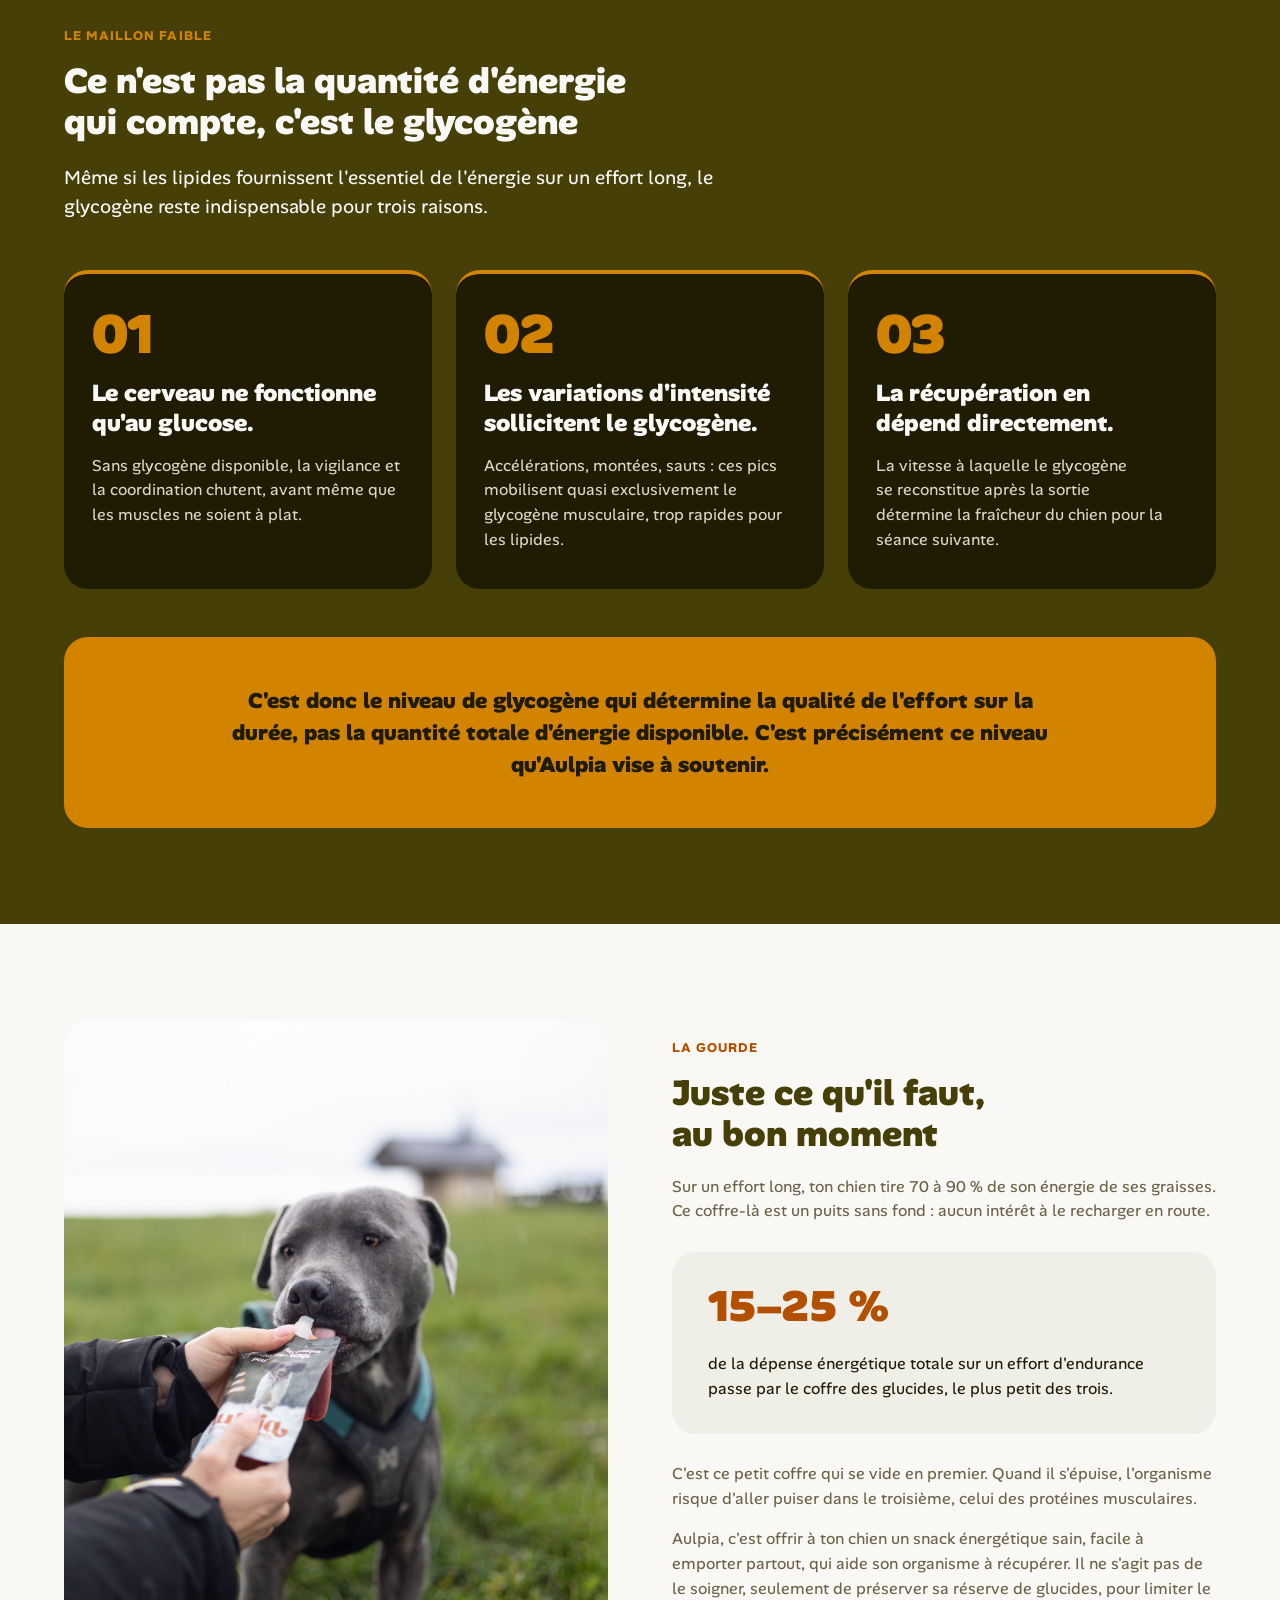
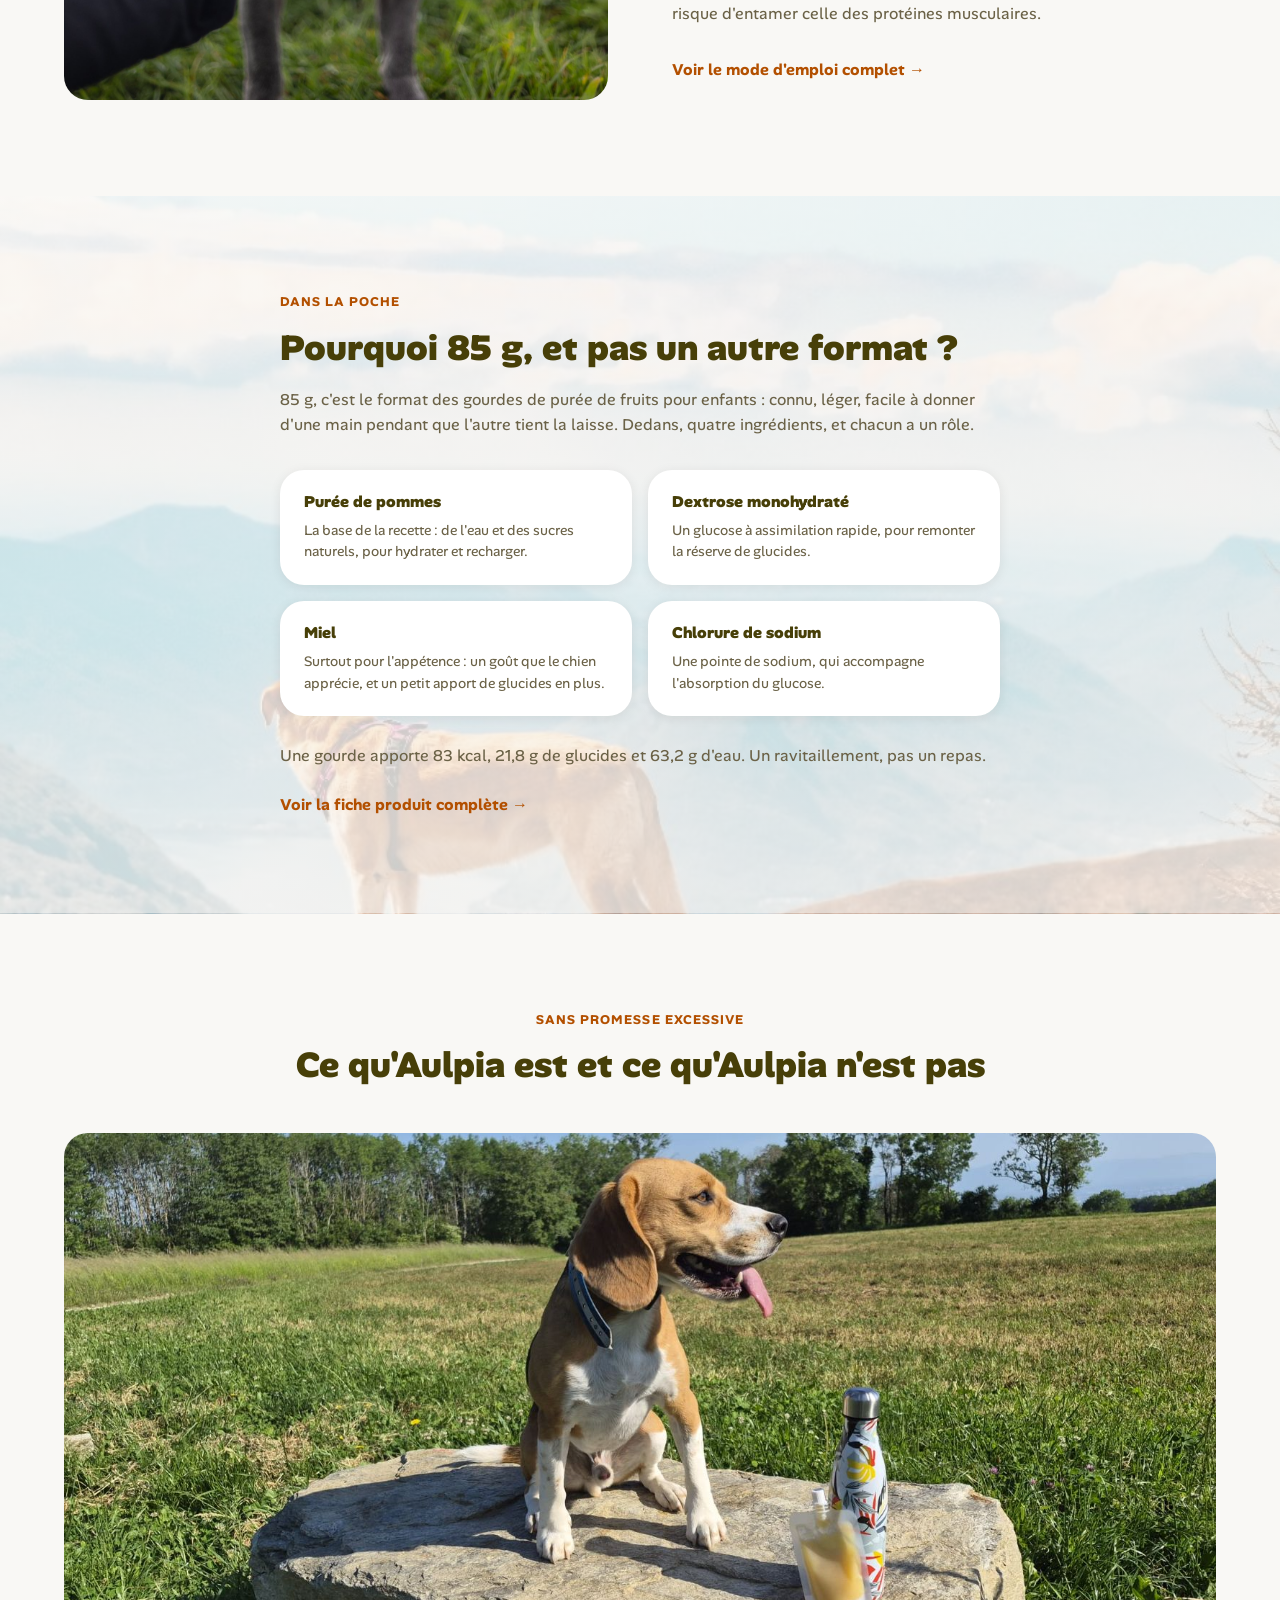
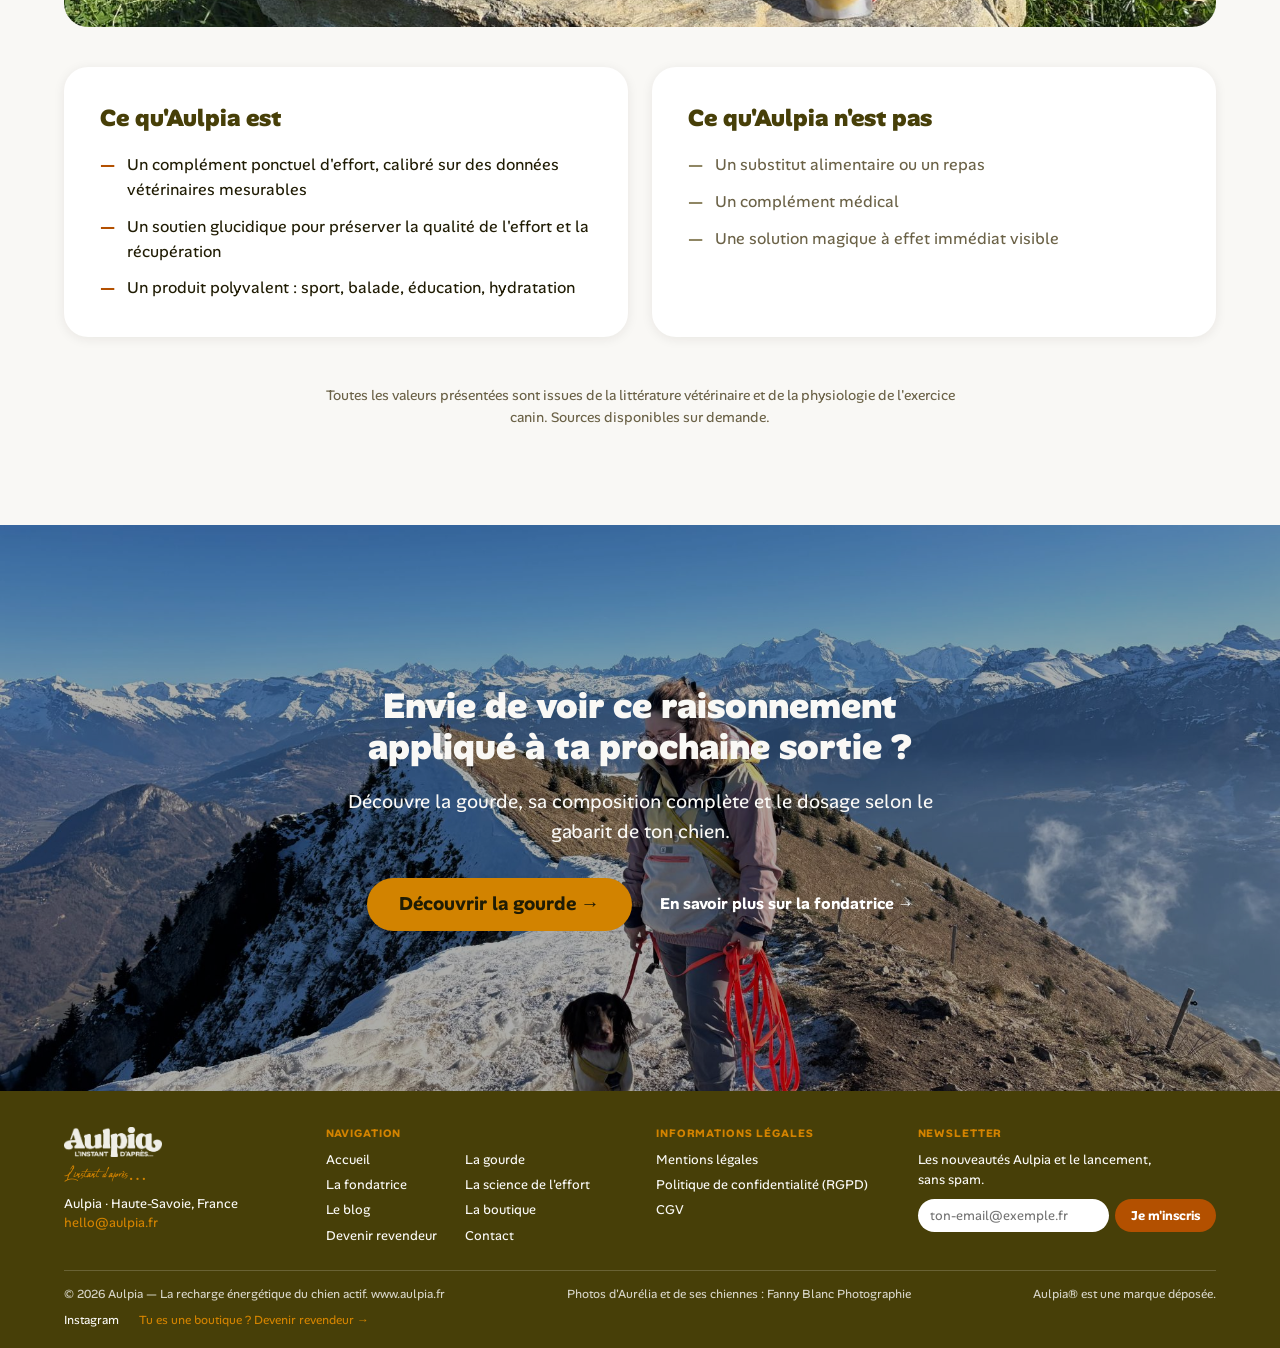
<file: la-science-de-leffort/index.html>
<!DOCTYPE html>
<html lang="fr">
<head>
<meta charset="utf-8">
<meta name="viewport" content="width=device-width, initial-scale=1">
<title>La science de l'effort : comment fonctionne Aulpia | Nutrition canine sportive</title>
<meta name="description" content="Le raisonnement physiologique derrière Aulpia : dépense énergétique canine, rôle du glycogène, ratio glucose:fructose. Basé sur la littérature vétérinaire, pas sur le marketing.">
<link rel="icon" type="image/png" href="../images/icon-a.png">
<link rel="stylesheet" href="../css/aulpia.css">
<script>document.documentElement.classList.add('js')</script>
<script src="../js/aulpia.js" defer></script>
</head>
<body data-page="science" data-root="../">
<!--@header-->
<header class="site-header">
  <a class="site-header__logo" href="/" aria-label="Aulpia, retour à l'accueil"><img src="../images/logo-terracotta.png" alt="Aulpia" width="92" height="28"></a>
  <button class="menu-toggle" type="button" aria-expanded="false" aria-controls="site-nav">Menu</button>
  <nav class="site-nav" id="site-nav" aria-label="Navigation principale">
    <a href="/" data-nav="accueil">Accueil</a>
    <a href="/la-gourde/" data-nav="gourde">La gourde</a>
    <a href="/la-fondatrice/" data-nav="fondatrice">La fondatrice</a>
    <a href="/la-science-de-leffort/" data-nav="science" aria-current="page">La science</a>
    <a href="/blog/" data-nav="blog">Le blog</a>
    <a href="https://boutique.aulpia.fr/products/aulpia-recharge-energetique-chien-actif">La boutique</a>
  </nav>
</header>
<!--@/header-->
<main>

  <section class="hero-light hero-light--neige hero-light--droite">
    <div class="hero-light__bg" data-parallax style="background-image:url('../images/science-hero-effort.jpg')" role="img" aria-label="Un berger australien lèche une gourde Aulpia tenue par une main, dans un pré"></div>
    <div class="hero-light__shade"></div>
    <div class="hero-light__inner">
      <div class="hero-light__text reveal">
        <span class="eyebrow">La science de l'effort</span>
        <h1>Trois coffres, et une gourde qu'on emporte</h1>
        <p class="lead" style="max-width:540px;margin-bottom:40px">Pas besoin d'un diplôme pour comprendre : imagine l'énergie de ton chien rangée dans trois coffres, qu'il ouvre dans un ordre précis. Voici ce qui se passe pendant l'effort, et pourquoi Aulpia soutient celui qui préserve le mieux sa santé.</p>
        <blockquote class="pullquote" style="max-width:460px">
          <p>Je préfère t'expliquer ce que je sais plutôt que te promettre ce que je ne peux pas tenir.</p>
        </blockquote>
      </div>
    </div>
  </section>

  <section class="section">
    <div class="container">
      <div class="section-head reveal">
        <span class="eyebrow">Physiologie de l'effort</span>
        <h2>Trois coffres, ouverts dans un ordre précis</h2>
        <p>À l'effort, ton chien puise dans trois réserves, qu'il ouvre l'une après l'autre selon l'intensité et la durée de la sortie. Les connaître aide à comprendre ce que la gourde fait, et surtout ce qu'elle ne fait pas.</p>
      </div>
      <div class="grid-3 reveal">
        <article class="card card--line"><div class="card__body">
          <h3>🧳 Le coffre des graisses</h3>
          <dl><div><dt>Taille</dt><dd>Quasi illimité</dd></div><div><dt>Usage</dt><dd>Carburant principal de l'endurance : 70 à 90&nbsp;% de l'énergie</dd></div><div><dt>Limite</dt><dd>Mobilisation lente, inadapté aux pics d'intensité</dd></div></dl>
        </div></article>
        <article class="card card--line"><div class="card__body">
          <h3>🧳 Le coffre des glucides</h3>
          <dl><div><dt>Taille</dt><dd>Limité : 240 à 320 kcal pour un chien de 18 kg</dd></div><div><dt>Usage</dt><dd>Efforts intenses, variations de rythme, cerveau</dd></div><div><dt>Limite</dt><dd>Devient limitant en premier sur une sortie longue ou intense</dd></div></dl>
        </div></article>
        <article class="card card--line"><div class="card__body">
          <h3>🧳 Le coffre des protéines musculaires</h3>
          <dl><div><dt>Taille</dt><dd>Réserve de secours</dd></div><div><dt>Usage</dt><dd>Activée quand le glycogène s'épuise</dd></div><div><dt>Limite</dt><dd>Fragilise les tissus, ralentit la récupération</dd></div></dl>
        </div></article>
      </div>
    </div>
  </section>

  <section class="section section--olive on-dark">
    <div class="container">
      <div class="section-head reveal">
        <span class="eyebrow">Le maillon faible</span>
        <h2>Ce n'est pas la quantité d'énergie qui compte, c'est le glycogène</h2>
        <p class="lead">Même si les lipides fournissent l'essentiel de l'énergie sur un effort long, le glycogène reste indispensable pour trois raisons.</p>
      </div>
      <div class="grid-3 reveal" style="margin-bottom:48px">
        <article class="card card--dark card--line"><div class="card__body" style="gap:16px;padding:32px 28px 36px">
          <span class="card__number">01</span><h3>Le cerveau ne fonctionne qu'au glucose.</h3><p>Sans glycogène disponible, la vigilance et la coordination chutent, avant même que les muscles ne soient à plat.</p>
        </div></article>
        <article class="card card--dark card--line"><div class="card__body" style="gap:16px;padding:32px 28px 36px">
          <span class="card__number">02</span><h3>Les variations d'intensité sollicitent le glycogène.</h3><p>Accélérations, montées, sauts : ces pics mobilisent quasi exclusivement le glycogène musculaire, trop rapides pour les lipides.</p>
        </div></article>
        <article class="card card--dark card--line"><div class="card__body" style="gap:16px;padding:32px 28px 36px">
          <span class="card__number">03</span><h3>La récupération en dépend directement.</h3><p>La vitesse à laquelle le glycogène se reconstitue après la sortie détermine la fraîcheur du chien pour la séance suivante.</p>
        </div></article>
      </div>
      <div class="callout callout--highlight reveal">
        <p>C'est donc le niveau de glycogène qui détermine la qualité de l'effort sur la durée, pas la quantité totale d'énergie disponible. C'est précisément ce niveau qu'Aulpia vise à soutenir.</p>
      </div>
    </div>
  </section>

  <section class="section">
    <div class="container split reveal">
      <figure class="photo ratio-4-5" style="margin:0">
        <img src="../images/science-dosage-gourde.jpg" alt="Chien gris qui lèche une gourde Aulpia tenue à la main dans un pré" style="object-position:center 55%" loading="lazy">
      </figure>
      <div>
        <span class="eyebrow">La gourde</span>
        <h2>Juste ce qu'il faut, au bon moment</h2>
        <p>Sur un effort long, ton chien tire 70 à 90 % de son énergie de ses graisses. Ce coffre-là est un puits sans fond : aucun intérêt à le recharger en route.</p>
        <div class="callout callout--figure" style="margin:28px 0">
          <strong>15–25 %</strong>
          <p>de la dépense énergétique totale sur un effort d'endurance passe par le coffre des glucides, le plus petit des trois.</p>
        </div>
        <p>C'est ce petit coffre qui se vide en premier. Quand il s'épuise, l'organisme risque d'aller puiser dans le troisième, celui des protéines musculaires.</p>
        <p>Aulpia, c'est offrir à ton chien un snack énergétique sain, facile à emporter partout, qui aide son organisme à récupérer. Il ne s'agit pas de le soigner, seulement de préserver sa réserve de glucides, pour limiter le risque d'entamer celle des protéines musculaires.</p>
        <div class="actions">
          <a class="link-arrow" href="/la-gourde/#mode-emploi">Voir le mode d'emploi complet →</a>
        </div>
      </div>
    </div>
  </section>

  <section class="section section--photo" style="background-image:linear-gradient(rgba(249,248,245,0.82),rgba(249,248,245,0.82)),url('../images/science-sommet.jpg')">
    <div class="measure reveal" style="margin:0 auto">
      <span class="eyebrow">Dans la poche</span>
      <h2>Pourquoi 85 g, et pas un autre format ?</h2>
      <p style="margin-bottom:32px">85 g, c'est le format des gourdes de purée de fruits pour enfants : connu, léger, facile à donner d'une main pendant que l'autre tient la laisse. Dedans, quatre ingrédients, et chacun a un rôle.</p>
      <div class="grid-2" style="gap:16px;margin-bottom:28px">
        <div class="card"><div class="card__body" style="padding:22px 24px"><h3 style="font-size:var(--fs-body)">Purée de pommes</h3><p class="caption">La base de la recette : de l'eau et des sucres naturels, pour hydrater et recharger.</p></div></div>
        <div class="card"><div class="card__body" style="padding:22px 24px"><h3 style="font-size:var(--fs-body)">Dextrose monohydraté</h3><p class="caption">Un glucose à assimilation rapide, pour remonter la réserve de glucides.</p></div></div>
        <div class="card"><div class="card__body" style="padding:22px 24px"><h3 style="font-size:var(--fs-body)">Miel</h3><p class="caption">Surtout pour l'appétence : un goût que le chien apprécie, et un petit apport de glucides en plus.</p></div></div>
        <div class="card"><div class="card__body" style="padding:22px 24px"><h3 style="font-size:var(--fs-body)">Chlorure de sodium</h3><p class="caption">Une pointe de sodium, qui accompagne l'absorption du glucose.</p></div></div>
      </div>
      <p style="margin-bottom:24px">Une gourde apporte 83 kcal, 21,8 g de glucides et 63,2 g d'eau. Un ravitaillement, pas un repas.</p>
      <a class="link-arrow" href="/la-gourde/">Voir la fiche produit complète →</a>
    </div>
  </section>

  <section class="section">
    <div class="container">
      <div class="section-head section-head--center reveal">
        <span class="eyebrow">Sans promesse excessive</span>
        <h2>Ce qu'Aulpia est et ce qu'Aulpia n'est pas</h2>
      </div>
      <div class="photo-band reveal" style="height:auto;aspect-ratio:21/9;margin-bottom:40px">
        <img src="../images/science-pause-beagle.jpg" alt="Beagle assis sur un rocher pendant une pause, à côté d'une gourde Aulpia" style="object-position:center 48%" loading="lazy">
      </div>
      <div class="grid-2 reveal">
        <div class="card"><div class="card__body" style="padding:36px">
          <h3 style="margin-bottom:12px">Ce qu'Aulpia est</h3>
          <ul class="dash-list">
            <li>Un complément ponctuel d'effort, calibré sur des données vétérinaires mesurables</li>
            <li>Un soutien glucidique pour préserver la qualité de l'effort et la récupération</li>
            <li>Un produit polyvalent : sport, balade, éducation, hydratation</li>
          </ul>
        </div></div>
        <div class="card"><div class="card__body" style="padding:36px">
          <h3 style="margin-bottom:12px">Ce qu'Aulpia n'est pas</h3>
          <ul class="dash-list dash-list--muted">
            <li>Un substitut alimentaire ou un repas</li>
            <li>Un complément médical</li>
            <li>Une solution magique à effet immédiat visible</li>
          </ul>
        </div></div>
      </div>
      <p class="caption center" style="max-width:640px;margin:48px auto 0">Toutes les valeurs présentées sont issues de la littérature vétérinaire et de la physiologie de l'exercice canin. Sources disponibles sur demande.</p>
    </div>
  </section>

  <section class="section section--photo on-dark" style="padding-top:160px;padding-bottom:160px;background-image:linear-gradient(rgba(0,0,0,0.32),rgba(0,0,0,0.32)),url('../images/science-cta-montagne.jpg');background-position:center 55%" role="img" aria-label="Aurélia et sa chienne sur une crête enneigée face au massif du Mont-Blanc">
    <div class="narrow center reveal">
      <h2>Envie de voir ce raisonnement appliqué à ta prochaine sortie&nbsp;?</h2>
      <p class="lead">Découvre la gourde, sa composition complète et le dosage selon le gabarit de ton chien.</p>
      <div class="actions actions--center">
        <a class="btn" href="/la-gourde/">Découvrir la gourde →</a>
        <a class="link-arrow" href="/la-fondatrice/" style="color:var(--white)">En savoir plus sur la fondatrice →</a>
      </div>
    </div>
  </section>

</main>
<!--@footer-->
<footer class="site-footer">
  <div class="site-footer__grid">
    <div class="site-footer__brand">
      <img class="site-footer__logo" src="../images/logo-beige.png" alt="Aulpia — L'instant d'après…" width="98" height="30">
      <p class="site-footer__tagline">L'instant d'après…</p>
      <p>Aulpia · Haute-Savoie, France<br><a class="site-footer__mail" href="mailto:hello@aulpia.fr">hello@aulpia.fr</a></p>
    </div>
    <div>
      <h2 class="site-footer__title">Navigation</h2>
      <div class="site-footer__links site-footer__links--2col">
        <a href="/">Accueil</a>
        <a href="/la-gourde/">La gourde</a>
        <a href="/la-fondatrice/">La fondatrice</a>
        <a href="/la-science-de-leffort/">La science de l'effort</a>
        <a href="/blog/">Le blog</a>
        <a href="https://boutique.aulpia.fr/products/aulpia-recharge-energetique-chien-actif">La boutique</a>
        <a href="/professionnels/">Devenir revendeur</a>
        <a href="/contact/">Contact</a>
      </div>
    </div>
    <div>
      <h2 class="site-footer__title">Informations légales</h2>
      <div class="site-footer__links">
        <a href="/mentions-legales/">Mentions légales</a>
        <a href="/politique-de-confidentialite/">Politique de confidentialité (RGPD)</a>
        <a href="/cgv/">CGV</a>
      </div>
    </div>
    <div>
      <h2 class="site-footer__title">Newsletter</h2>
      <p>Les nouveautés Aulpia et le lancement, sans spam.</p>
      <form method="POST" action="https://206670fb.sibforms.com/serve/[base64]" target="_blank" data-brevo>
        <label class="sr-only" for="newsletter-email">Ton e-mail</label>
        <input class="site-footer__input" id="newsletter-email" type="email" name="EMAIL" autocomplete="email" placeholder="ton-email@exemple.fr" required>
        <input type="text" name="email_address_check" value="" tabindex="-1" autocomplete="off" aria-hidden="true" style="display:none">
        <input type="hidden" name="locale" value="fr">
        <button class="site-footer__btn" type="submit">Je m'inscris</button>
      </form>
    </div>
  </div>
  <div class="site-footer__bottom">
    <span>© 2026 Aulpia — La recharge énergétique du chien actif. www.aulpia.fr</span>
    <span>Photos d'Aurélia et de ses chiennes : Fanny Blanc Photographie</span>
    <span>Aulpia® est une marque déposée.</span>
    <div class="site-footer__bottom-links">
      <a href="https://www.instagram.com/aulpia.nutrition/" target="_blank" rel="noopener">Instagram</a>
      <a href="/professionnels/">Tu es une boutique&nbsp;? Devenir revendeur →</a>
    </div>
  </div>
</footer>
<!--@/footer-->
</body>
</html>
</file>
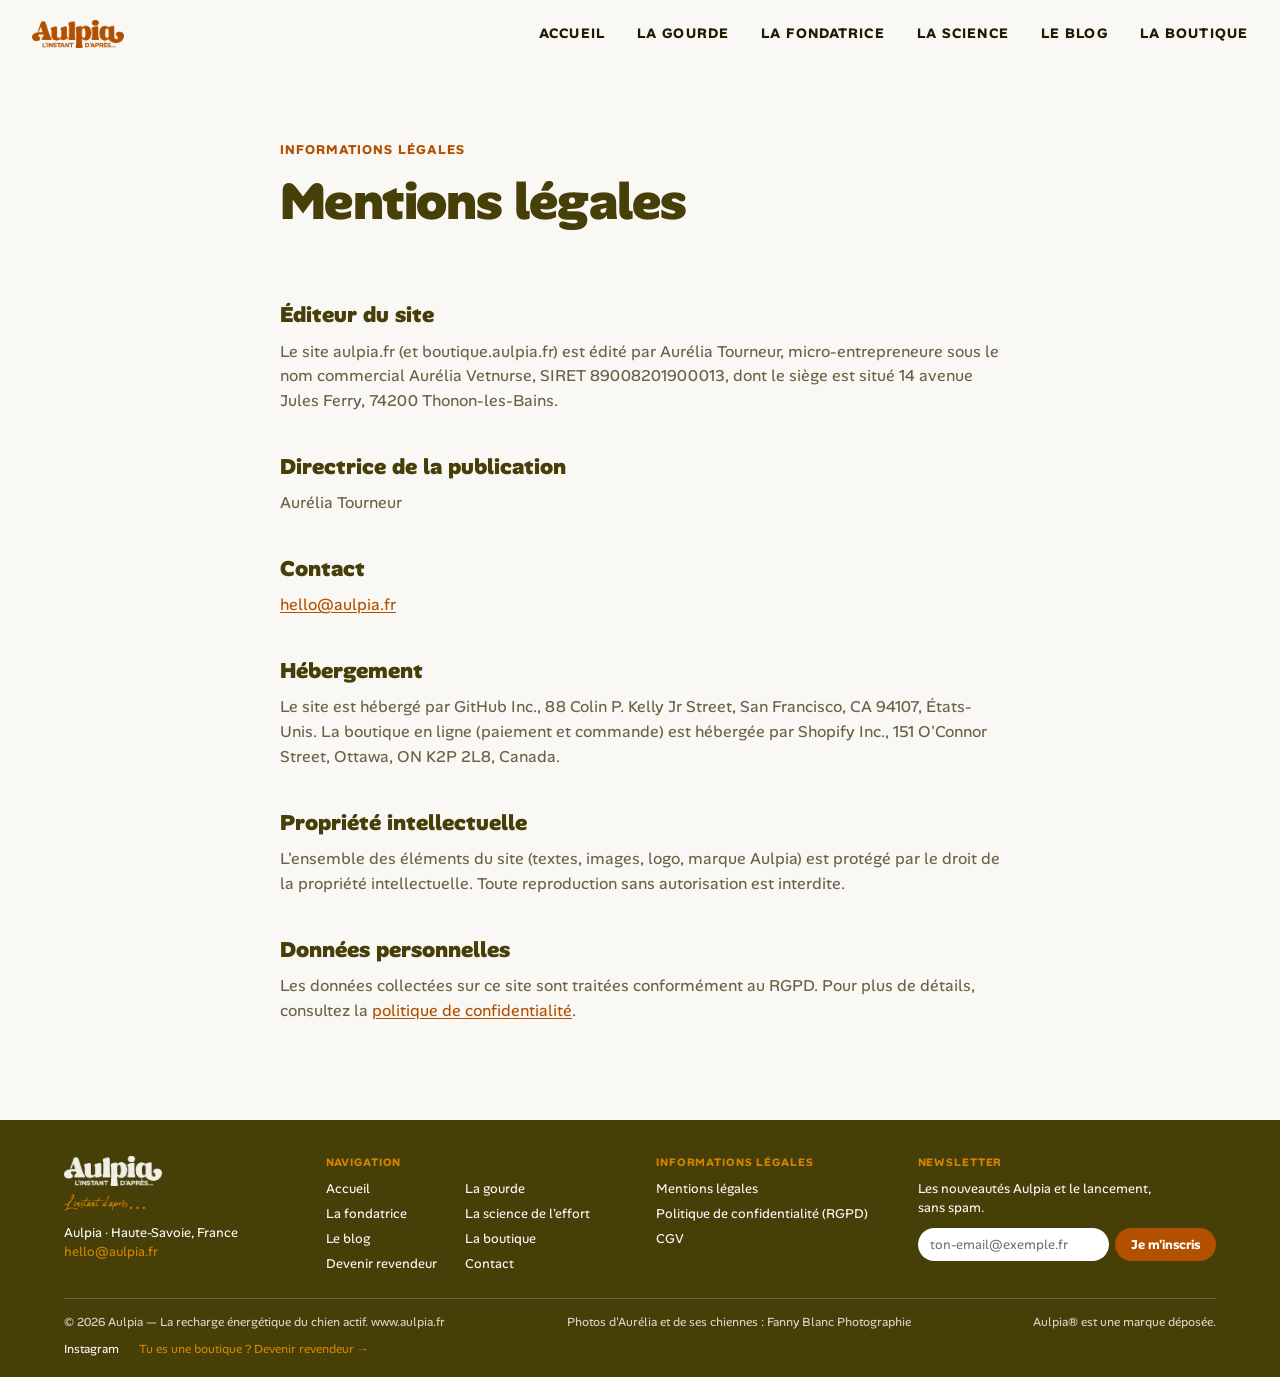
<file: mentions-legales/index.html>
<!DOCTYPE html>
<html lang="fr">
<head>
<meta charset="utf-8">
<meta name="viewport" content="width=device-width, initial-scale=1">
<title>Mentions légales · Aulpia</title>
<meta name="description" content="Mentions légales du site aulpia.fr : éditeur, directrice de la publication, hébergement, propriété intellectuelle.">
<link rel="icon" type="image/png" href="../images/icon-a.png">
<link rel="stylesheet" href="../css/aulpia.css">
<script>document.documentElement.classList.add('js')</script>
<script src="../js/aulpia.js" defer></script>
</head>
<body data-page="mentions" data-root="../">
<!--@header-->
<header class="site-header">
  <a class="site-header__logo" href="/" aria-label="Aulpia, retour à l'accueil"><img src="../images/logo-terracotta.png" alt="Aulpia" width="92" height="28"></a>
  <button class="menu-toggle" type="button" aria-expanded="false" aria-controls="site-nav">Menu</button>
  <nav class="site-nav" id="site-nav" aria-label="Navigation principale">
    <a href="/" data-nav="accueil">Accueil</a>
    <a href="/la-gourde/" data-nav="gourde">La gourde</a>
    <a href="/la-fondatrice/" data-nav="fondatrice">La fondatrice</a>
    <a href="/la-science-de-leffort/" data-nav="science">La science</a>
    <a href="/blog/" data-nav="blog">Le blog</a>
    <a href="https://boutique.aulpia.fr/products/aulpia-recharge-energetique-chien-actif">La boutique</a>
  </nav>
</header>
<!--@/header-->
<main>
  <section class="legal-hero">
    <div class="measure" style="margin:0 auto">
      <span class="eyebrow">Informations légales</span>
      <h1>Mentions légales</h1>
      
    </div>
  </section>
  <section class="legal">
    <article>
      <h2>Éditeur du site</h2>
      <p>Le site aulpia.fr (et boutique.aulpia.fr) est édité par Aurélia Tourneur, micro-entrepreneure sous le nom commercial Aurélia Vetnurse, SIRET 89008201900013, dont le siège est situé 14 avenue Jules Ferry, 74200 Thonon-les-Bains.</p>
      <h2>Directrice de la publication</h2>
      <p>Aurélia Tourneur</p>
      <h2>Contact</h2>
      <p><a href="mailto:hello@aulpia.fr">hello@aulpia.fr</a></p>
      <h2>Hébergement</h2>
      <p>Le site est hébergé par GitHub Inc., 88 Colin P. Kelly Jr Street, San Francisco, CA 94107, États-Unis. La boutique en ligne (paiement et commande) est hébergée par Shopify Inc., 151 O'Connor Street, Ottawa, ON K2P 2L8, Canada.</p>
      <h2>Propriété intellectuelle</h2>
      <p>L'ensemble des éléments du site (textes, images, logo, marque Aulpia) est protégé par le droit de la propriété intellectuelle. Toute reproduction sans autorisation est interdite.</p>
      <h2>Données personnelles</h2>
      <p>Les données collectées sur ce site sont traitées conformément au RGPD. Pour plus de détails, consultez la <a href="/politique-de-confidentialite/">politique de confidentialité</a>.</p>
    </article>
  </section>
</main>
<!--@footer-->
<footer class="site-footer">
  <div class="site-footer__grid">
    <div class="site-footer__brand">
      <img class="site-footer__logo" src="../images/logo-beige.png" alt="Aulpia — L'instant d'après…" width="98" height="30">
      <p class="site-footer__tagline">L'instant d'après…</p>
      <p>Aulpia · Haute-Savoie, France<br><a class="site-footer__mail" href="mailto:hello@aulpia.fr">hello@aulpia.fr</a></p>
    </div>
    <div>
      <h2 class="site-footer__title">Navigation</h2>
      <div class="site-footer__links site-footer__links--2col">
        <a href="/">Accueil</a>
        <a href="/la-gourde/">La gourde</a>
        <a href="/la-fondatrice/">La fondatrice</a>
        <a href="/la-science-de-leffort/">La science de l'effort</a>
        <a href="/blog/">Le blog</a>
        <a href="https://boutique.aulpia.fr/products/aulpia-recharge-energetique-chien-actif">La boutique</a>
        <a href="/professionnels/">Devenir revendeur</a>
        <a href="/contact/">Contact</a>
      </div>
    </div>
    <div>
      <h2 class="site-footer__title">Informations légales</h2>
      <div class="site-footer__links">
        <a href="/mentions-legales/">Mentions légales</a>
        <a href="/politique-de-confidentialite/">Politique de confidentialité (RGPD)</a>
        <a href="/cgv/">CGV</a>
      </div>
    </div>
    <div>
      <h2 class="site-footer__title">Newsletter</h2>
      <p>Les nouveautés Aulpia et le lancement, sans spam.</p>
      <form method="POST" action="https://206670fb.sibforms.com/serve/[base64]" target="_blank" data-brevo>
        <label class="sr-only" for="newsletter-email">Ton e-mail</label>
        <input class="site-footer__input" id="newsletter-email" type="email" name="EMAIL" autocomplete="email" placeholder="ton-email@exemple.fr" required>
        <input type="text" name="email_address_check" value="" tabindex="-1" autocomplete="off" aria-hidden="true" style="display:none">
        <input type="hidden" name="locale" value="fr">
        <button class="site-footer__btn" type="submit">Je m'inscris</button>
      </form>
    </div>
  </div>
  <div class="site-footer__bottom">
    <span>© 2026 Aulpia — La recharge énergétique du chien actif. www.aulpia.fr</span>
    <span>Photos d'Aurélia et de ses chiennes : Fanny Blanc Photographie</span>
    <span>Aulpia® est une marque déposée.</span>
    <div class="site-footer__bottom-links">
      <a href="https://www.instagram.com/aulpia.nutrition/" target="_blank" rel="noopener">Instagram</a>
      <a href="/professionnels/">Tu es une boutique&nbsp;? Devenir revendeur →</a>
    </div>
  </div>
</footer>
<!--@/footer-->
</body>
</html>
</file>
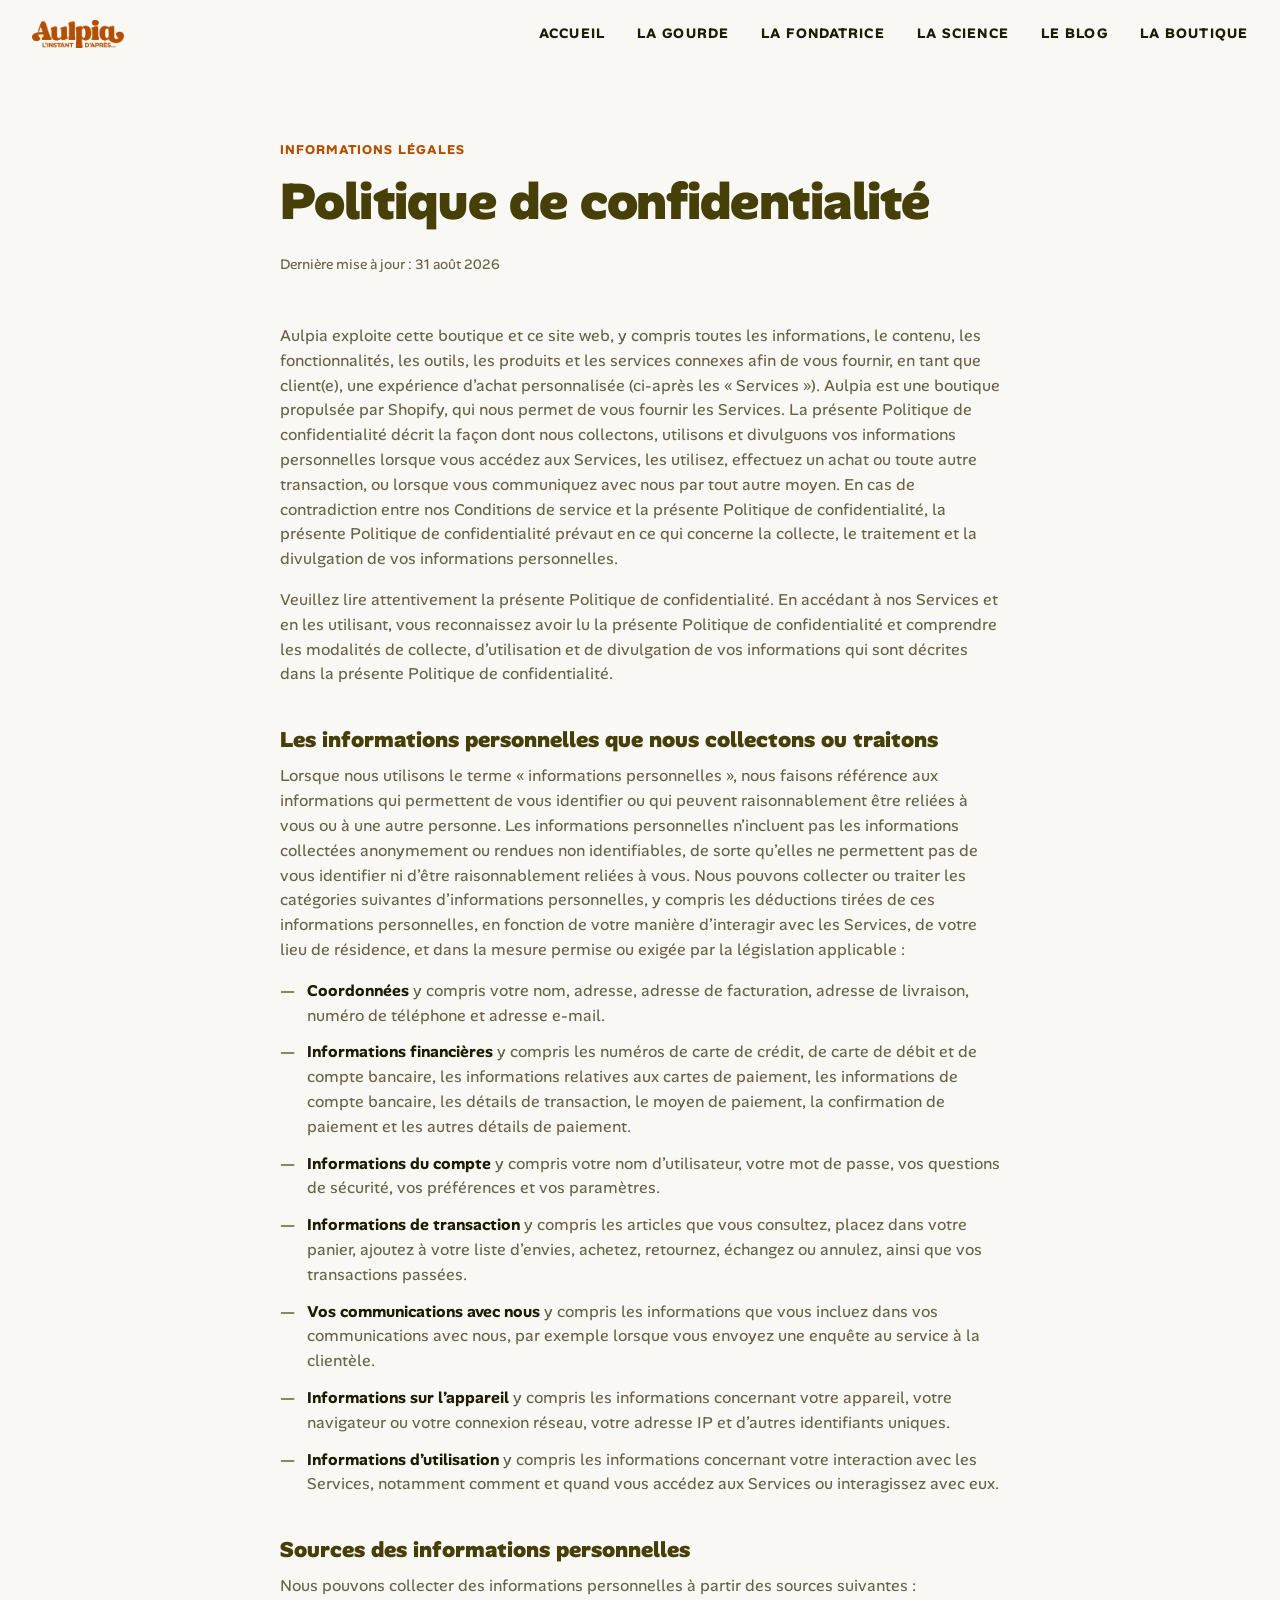
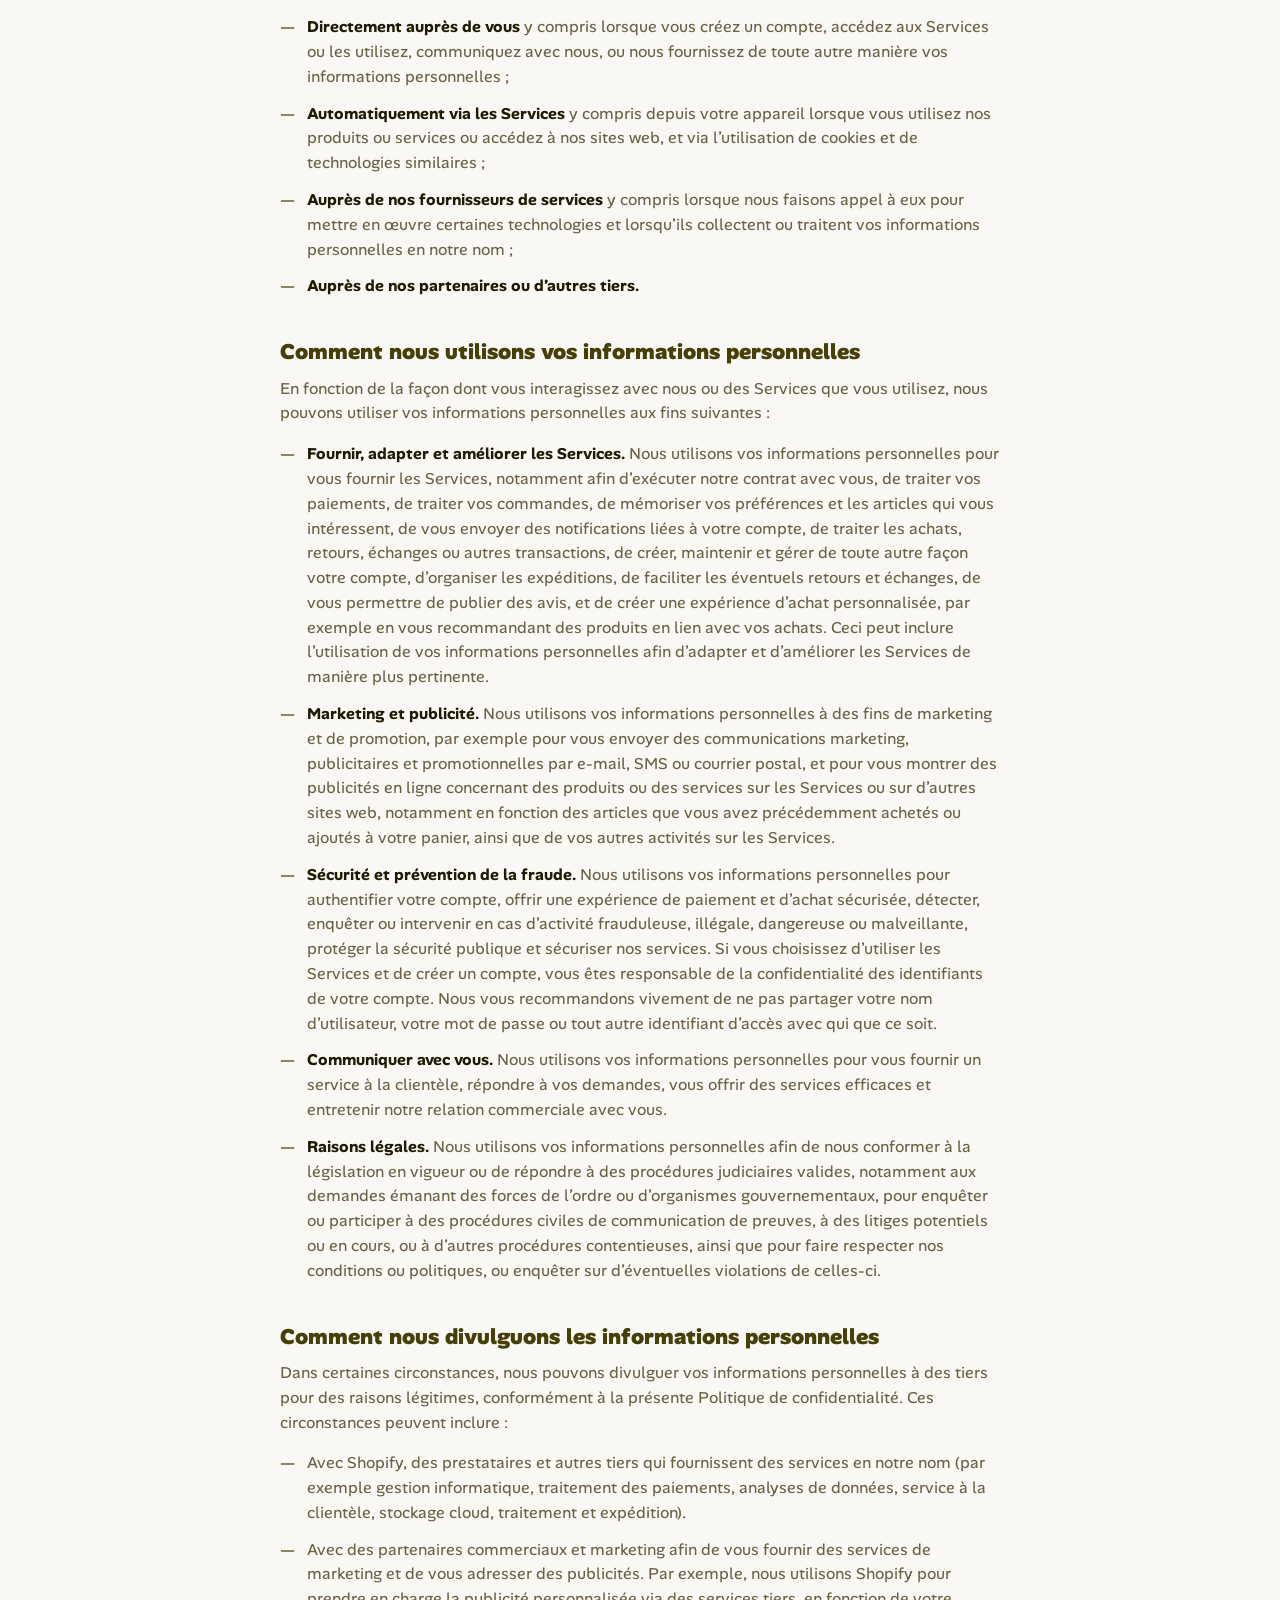
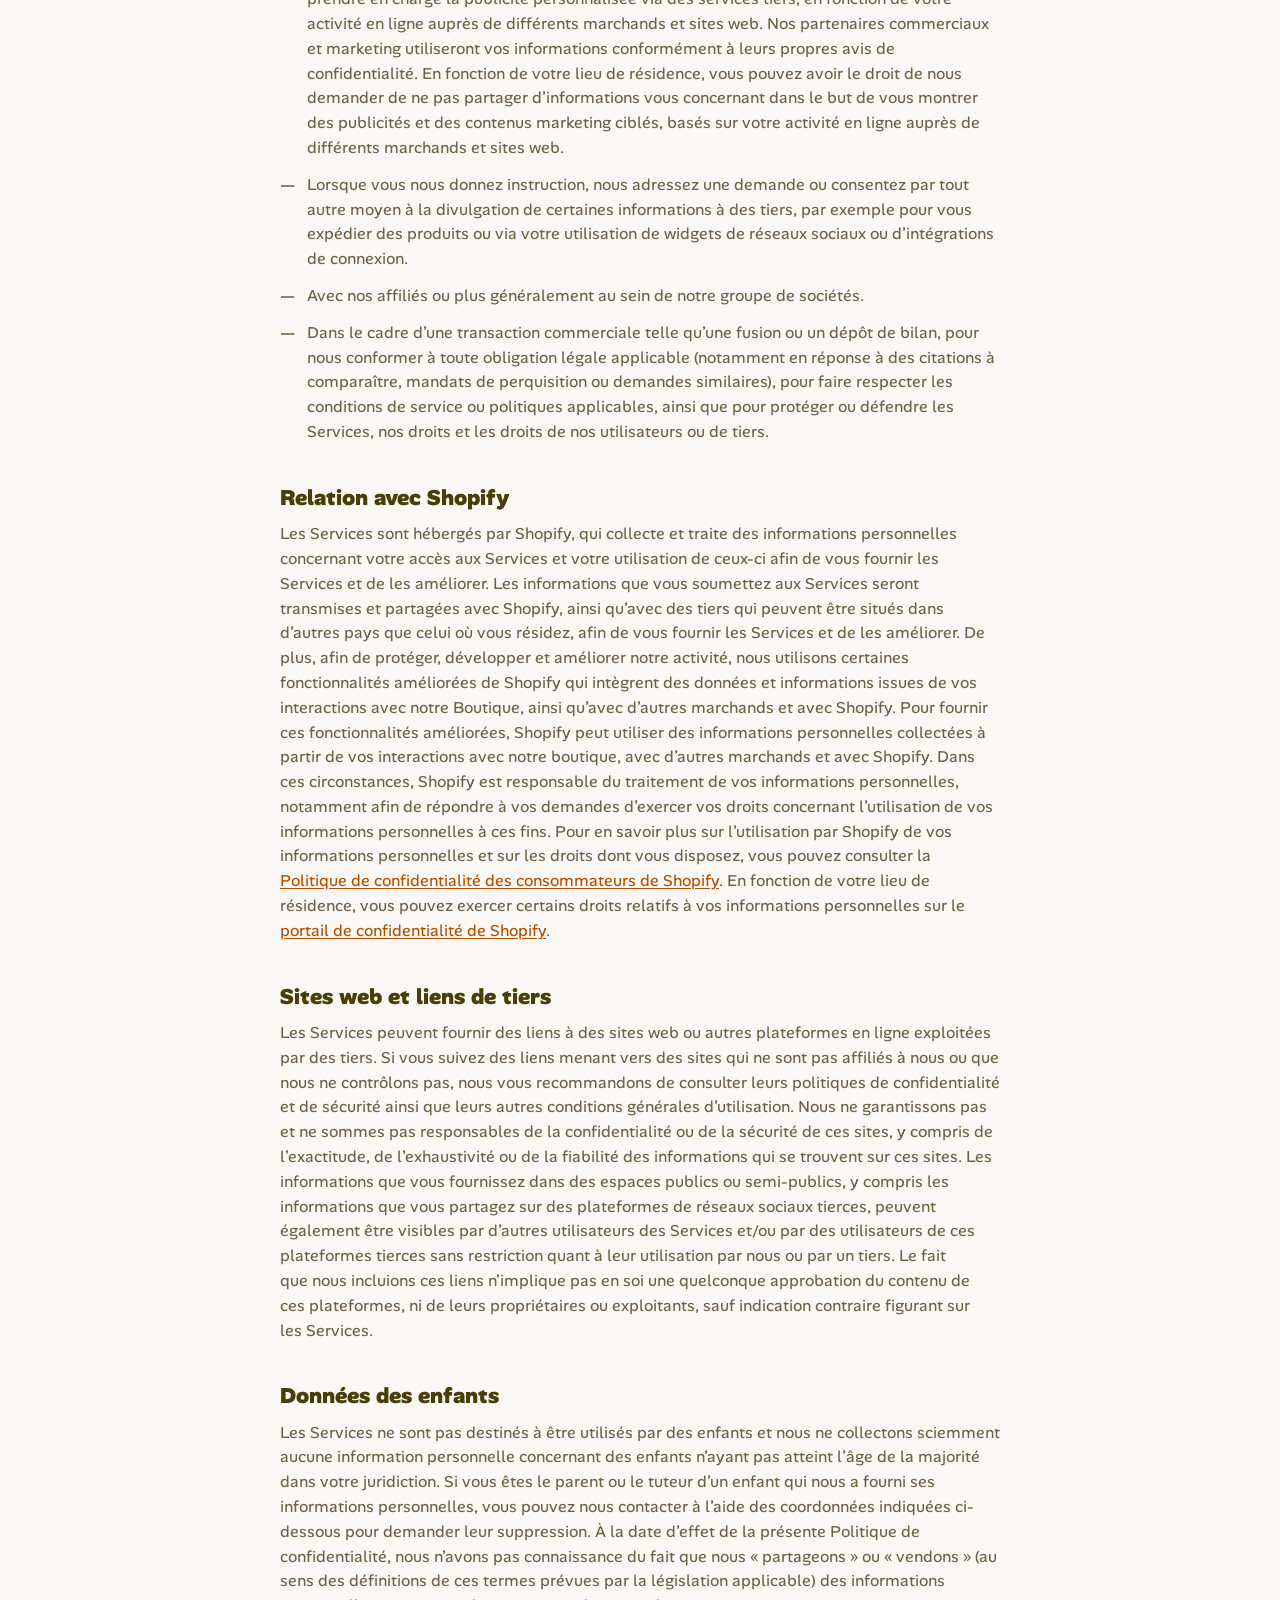
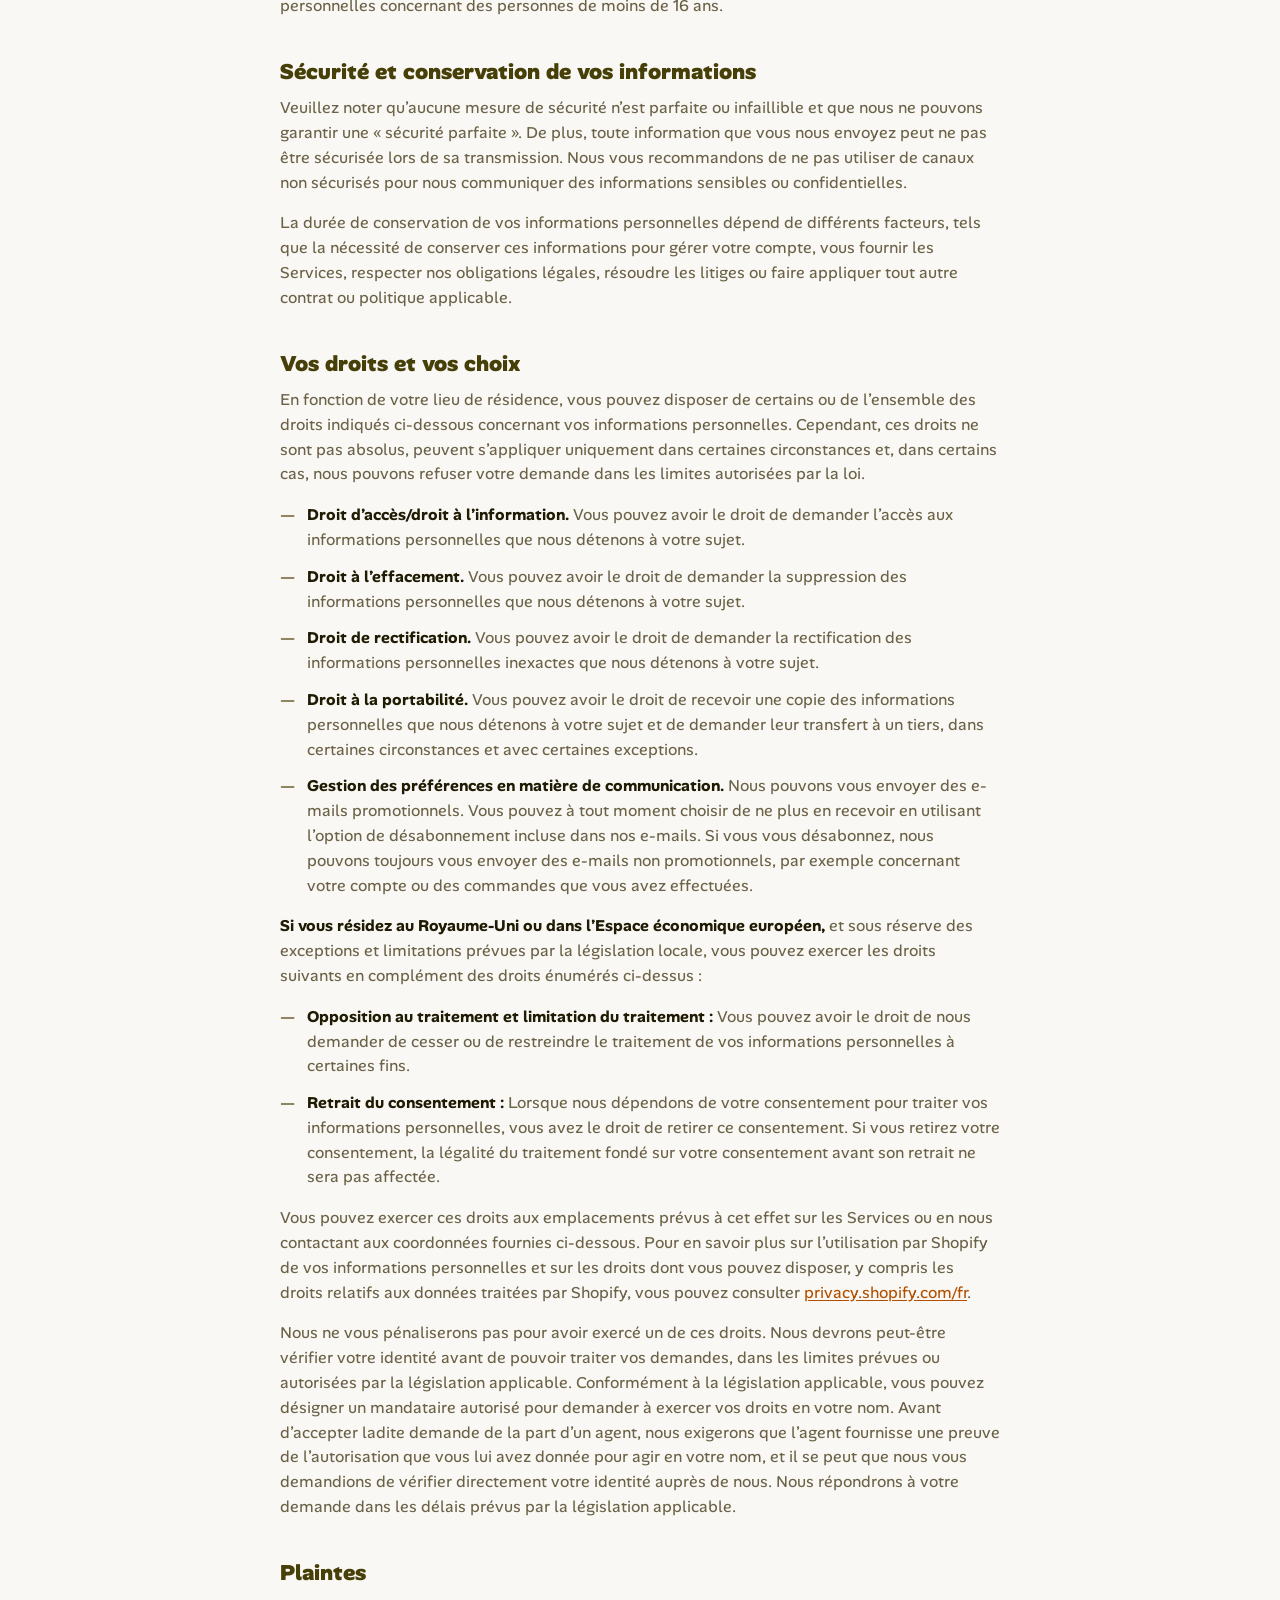
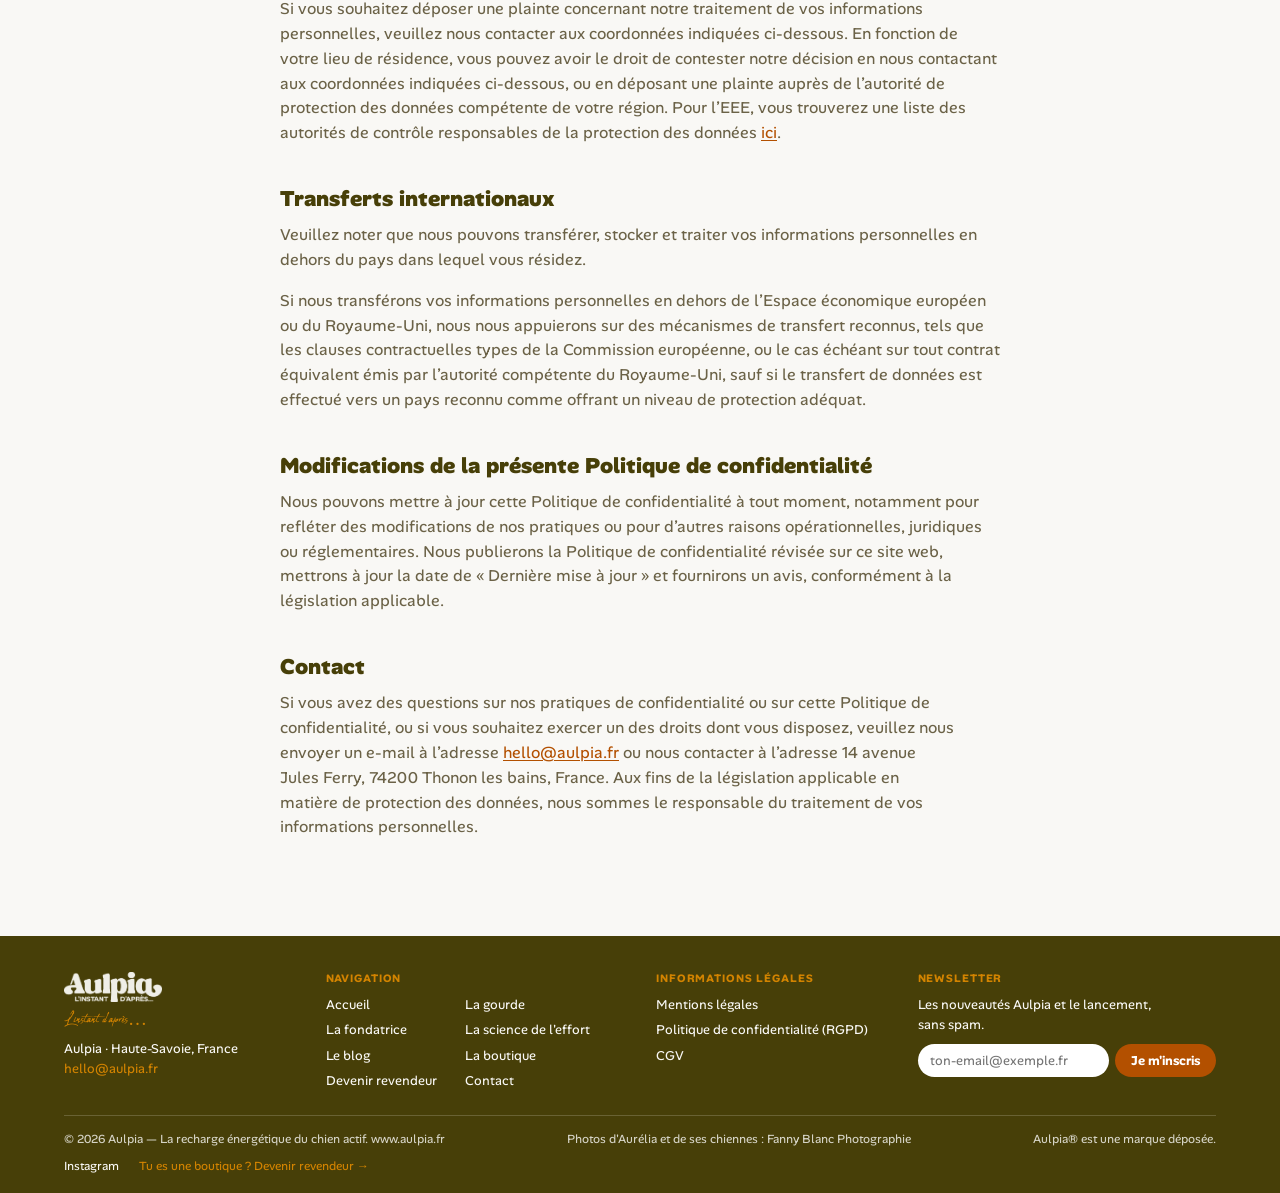
<file: politique-de-confidentialite/index.html>
<!DOCTYPE html>
<html lang="fr">
<head>
<meta charset="utf-8">
<meta name="viewport" content="width=device-width, initial-scale=1">
<title>Politique de confidentialité · Aulpia</title>
<meta name="description" content="Politique de confidentialité Aulpia : informations collectées, utilisation, partage avec Shopify, conservation et droits RGPD.">
<link rel="icon" type="image/png" href="../images/icon-a.png">
<link rel="stylesheet" href="../css/aulpia.css">
<script>document.documentElement.classList.add('js')</script>
<script src="../js/aulpia.js" defer></script>
</head>
<body data-page="confidentialite" data-root="../">
<!--@header-->
<header class="site-header">
  <a class="site-header__logo" href="/" aria-label="Aulpia, retour à l'accueil"><img src="../images/logo-terracotta.png" alt="Aulpia" width="92" height="28"></a>
  <button class="menu-toggle" type="button" aria-expanded="false" aria-controls="site-nav">Menu</button>
  <nav class="site-nav" id="site-nav" aria-label="Navigation principale">
    <a href="/" data-nav="accueil">Accueil</a>
    <a href="/la-gourde/" data-nav="gourde">La gourde</a>
    <a href="/la-fondatrice/" data-nav="fondatrice">La fondatrice</a>
    <a href="/la-science-de-leffort/" data-nav="science">La science</a>
    <a href="/blog/" data-nav="blog">Le blog</a>
    <a href="https://boutique.aulpia.fr/products/aulpia-recharge-energetique-chien-actif">La boutique</a>
  </nav>
</header>
<!--@/header-->
<main>
  <section class="legal-hero">
    <div class="measure" style="margin:0 auto">
      <span class="eyebrow">Informations légales</span>
      <h1>Politique de confidentialité</h1>
      <p class="caption">Dernière mise à jour : 31 août 2026</p>
    </div>
  </section>
  <section class="legal">
    <article>
      <p>Aulpia exploite cette boutique et ce site web, y compris toutes les informations, le contenu, les fonctionnalités, les outils, les produits et les services connexes afin de vous fournir, en tant que client(e), une expérience d’achat personnalisée (ci-après les « Services »). Aulpia est une boutique propulsée par Shopify, qui nous permet de vous fournir les Services. La présente Politique de confidentialité décrit la façon dont nous collectons, utilisons et divulguons vos informations personnelles lorsque vous accédez aux Services, les utilisez, effectuez un achat ou toute autre transaction, ou lorsque vous communiquez avec nous par tout autre moyen. En cas de contradiction entre nos Conditions de service et la présente Politique de confidentialité, la présente Politique de confidentialité prévaut en ce qui concerne la collecte, le traitement et la divulgation de vos informations personnelles.</p>
      <p>Veuillez lire attentivement la présente Politique de confidentialité. En accédant à nos Services et en les utilisant, vous reconnaissez avoir lu la présente Politique de confidentialité et comprendre les modalités de collecte, d’utilisation et de divulgation de vos informations qui sont décrites dans la présente Politique de confidentialité.</p>
      <h2>Les informations personnelles que nous collectons ou traitons</h2>
      <p>Lorsque nous utilisons le terme « informations personnelles », nous faisons référence aux informations qui permettent de vous identifier ou qui peuvent raisonnablement être reliées à vous ou à une autre personne. Les informations personnelles n’incluent pas les informations collectées anonymement ou rendues non identifiables, de sorte qu’elles ne permettent pas de vous identifier ni d’être raisonnablement reliées à vous. Nous pouvons collecter ou traiter les catégories suivantes d’informations personnelles, y compris les déductions tirées de ces informations personnelles, en fonction de votre manière d’interagir avec les Services, de votre lieu de résidence, et dans la mesure permise ou exigée par la législation applicable :</p>
      <ul class="dash-list dash-list--muted" style="margin:0 0 16px">
        <li><span><strong style="color:var(--text-primary)">Coordonnées</strong> y compris votre nom, adresse, adresse de facturation, adresse de livraison, numéro de téléphone et adresse e-mail.</span></li>
        <li><span><strong style="color:var(--text-primary)">Informations financières</strong> y compris les numéros de carte de crédit, de carte de débit et de compte bancaire, les informations relatives aux cartes de paiement, les informations de compte bancaire, les détails de transaction, le moyen de paiement, la confirmation de paiement et les autres détails de paiement.</span></li>
        <li><span><strong style="color:var(--text-primary)">Informations du compte</strong> y compris votre nom d’utilisateur, votre mot de passe, vos questions de sécurité, vos préférences et vos paramètres.</span></li>
        <li><span><strong style="color:var(--text-primary)">Informations de transaction</strong> y compris les articles que vous consultez, placez dans votre panier, ajoutez à votre liste d’envies, achetez, retournez, échangez ou annulez, ainsi que vos transactions passées.</span></li>
        <li><span><strong style="color:var(--text-primary)">Vos communications avec nous</strong> y compris les informations que vous incluez dans vos communications avec nous, par exemple lorsque vous envoyez une enquête au service à la clientèle.</span></li>
        <li><span><strong style="color:var(--text-primary)">Informations sur l’appareil</strong> y compris les informations concernant votre appareil, votre navigateur ou votre connexion réseau, votre adresse IP et d’autres identifiants uniques.</span></li>
        <li><span><strong style="color:var(--text-primary)">Informations d’utilisation</strong> y compris les informations concernant votre interaction avec les Services, notamment comment et quand vous accédez aux Services ou interagissez avec eux.</span></li>
      </ul>
      <h2>Sources des informations personnelles</h2>
      <p>Nous pouvons collecter des informations personnelles à partir des sources suivantes :</p>
      <ul class="dash-list dash-list--muted" style="margin:0 0 16px">
        <li><span><strong style="color:var(--text-primary)">Directement auprès de vous</strong> y compris lorsque vous créez un compte, accédez aux Services ou les utilisez, communiquez avec nous, ou nous fournissez de toute autre manière vos informations personnelles ;</span></li>
        <li><span><strong style="color:var(--text-primary)">Automatiquement via les Services</strong> y compris depuis votre appareil lorsque vous utilisez nos produits ou services ou accédez à nos sites web, et via l’utilisation de cookies et de technologies similaires ;</span></li>
        <li><span><strong style="color:var(--text-primary)">Auprès de nos fournisseurs de services</strong> y compris lorsque nous faisons appel à eux pour mettre en œuvre certaines technologies et lorsqu’ils collectent ou traitent vos informations personnelles en notre nom ;</span></li>
        <li><span><strong style="color:var(--text-primary)">Auprès de nos partenaires ou d’autres tiers.</strong></span></li>
      </ul>
      <h2>Comment nous utilisons vos informations personnelles</h2>
      <p>En fonction de la façon dont vous interagissez avec nous ou des Services que vous utilisez, nous pouvons utiliser vos informations personnelles aux fins suivantes :</p>
      <ul class="dash-list dash-list--muted" style="margin:0 0 16px">
        <li><span><strong style="color:var(--text-primary)">Fournir, adapter et améliorer les Services.</strong> Nous utilisons vos informations personnelles pour vous fournir les Services, notamment afin d’exécuter notre contrat avec vous, de traiter vos paiements, de traiter vos commandes, de mémoriser vos préférences et les articles qui vous intéressent, de vous envoyer des notifications liées à votre compte, de traiter les achats, retours, échanges ou autres transactions, de créer, maintenir et gérer de toute autre façon votre compte, d’organiser les expéditions, de faciliter les éventuels retours et échanges, de vous permettre de publier des avis, et de créer une expérience d’achat personnalisée, par exemple en vous recommandant des produits en lien avec vos achats. Ceci peut inclure l’utilisation de vos informations personnelles afin d’adapter et d’améliorer les Services de manière plus pertinente.</span></li>
        <li><span><strong style="color:var(--text-primary)">Marketing et publicité.</strong> Nous utilisons vos informations personnelles à des fins de marketing et de promotion, par exemple pour vous envoyer des communications marketing, publicitaires et promotionnelles par e-mail, SMS ou courrier postal, et pour vous montrer des publicités en ligne concernant des produits ou des services sur les Services ou sur d’autres sites web, notamment en fonction des articles que vous avez précédemment achetés ou ajoutés à votre panier, ainsi que de vos autres activités sur les Services.</span></li>
        <li><span><strong style="color:var(--text-primary)">Sécurité et prévention de la fraude.</strong> Nous utilisons vos informations personnelles pour authentifier votre compte, offrir une expérience de paiement et d’achat sécurisée, détecter, enquêter ou intervenir en cas d’activité frauduleuse, illégale, dangereuse ou malveillante, protéger la sécurité publique et sécuriser nos services. Si vous choisissez d’utiliser les Services et de créer un compte, vous êtes responsable de la confidentialité des identifiants de votre compte. Nous vous recommandons vivement de ne pas partager votre nom d’utilisateur, votre mot de passe ou tout autre identifiant d’accès avec qui que ce soit.</span></li>
        <li><span><strong style="color:var(--text-primary)">Communiquer avec vous.</strong> Nous utilisons vos informations personnelles pour vous fournir un service à la clientèle, répondre à vos demandes, vous offrir des services efficaces et entretenir notre relation commerciale avec vous.</span></li>
        <li><span><strong style="color:var(--text-primary)">Raisons légales.</strong> Nous utilisons vos informations personnelles afin de nous conformer à la législation en vigueur ou de répondre à des procédures judiciaires valides, notamment aux demandes émanant des forces de l’ordre ou d’organismes gouvernementaux, pour enquêter ou participer à des procédures civiles de communication de preuves, à des litiges potentiels ou en cours, ou à d’autres procédures contentieuses, ainsi que pour faire respecter nos conditions ou politiques, ou enquêter sur d’éventuelles violations de celles-ci.</span></li>
      </ul>
      <h2>Comment nous divulguons les informations personnelles</h2>
      <p>Dans certaines circonstances, nous pouvons divulguer vos informations personnelles à des tiers pour des raisons légitimes, conformément à la présente Politique de confidentialité. Ces circonstances peuvent inclure :</p>
      <ul class="dash-list dash-list--muted" style="margin:0 0 16px">
        <li><span>Avec Shopify, des prestataires et autres tiers qui fournissent des services en notre nom (par exemple gestion informatique, traitement des paiements, analyses de données, service à la clientèle, stockage cloud, traitement et expédition).</span></li>
        <li><span>Avec des partenaires commerciaux et marketing afin de vous fournir des services de marketing et de vous adresser des publicités. Par exemple, nous utilisons Shopify pour prendre en charge la publicité personnalisée via des services tiers, en fonction de votre activité en ligne auprès de différents marchands et sites web. Nos partenaires commerciaux et marketing utiliseront vos informations conformément à leurs propres avis de confidentialité. En fonction de votre lieu de résidence, vous pouvez avoir le droit de nous demander de ne pas partager d’informations vous concernant dans le but de vous montrer des publicités et des contenus marketing ciblés, basés sur votre activité en ligne auprès de différents marchands et sites web.</span></li>
        <li><span>Lorsque vous nous donnez instruction, nous adressez une demande ou consentez par tout autre moyen à la divulgation de certaines informations à des tiers, par exemple pour vous expédier des produits ou via votre utilisation de widgets de réseaux sociaux ou d’intégrations de connexion.</span></li>
        <li><span>Avec nos affiliés ou plus généralement au sein de notre groupe de sociétés.</span></li>
        <li><span>Dans le cadre d’une transaction commerciale telle qu’une fusion ou un dépôt de bilan, pour nous conformer à toute obligation légale applicable (notamment en réponse à des citations à comparaître, mandats de perquisition ou demandes similaires), pour faire respecter les conditions de service ou politiques applicables, ainsi que pour protéger ou défendre les Services, nos droits et les droits de nos utilisateurs ou de tiers.</span></li>
      </ul>
      <h2>Relation avec Shopify</h2>
      <p>Les Services sont hébergés par Shopify, qui collecte et traite des informations personnelles concernant votre accès aux Services et votre utilisation de ceux-ci afin de vous fournir les Services et de les améliorer. Les informations que vous soumettez aux Services seront transmises et partagées avec Shopify, ainsi qu’avec des tiers qui peuvent être situés dans d’autres pays que celui où vous résidez, afin de vous fournir les Services et de les améliorer. De plus, afin de protéger, développer et améliorer notre activité, nous utilisons certaines fonctionnalités améliorées de Shopify qui intègrent des données et informations issues de vos interactions avec notre Boutique, ainsi qu’avec d’autres marchands et avec Shopify. Pour fournir ces fonctionnalités améliorées, Shopify peut utiliser des informations personnelles collectées à partir de vos interactions avec notre boutique, avec d’autres marchands et avec Shopify. Dans ces circonstances, Shopify est responsable du traitement de vos informations personnelles, notamment afin de répondre à vos demandes d’exercer vos droits concernant l’utilisation de vos informations personnelles à ces fins. Pour en savoir plus sur l’utilisation par Shopify de vos informations personnelles et sur les droits dont vous disposez, vous pouvez consulter la <a href="https://www.shopify.com/legal/privacy/app-users" target="_blank" rel="noopener">Politique de confidentialité des consommateurs de Shopify</a>. En fonction de votre lieu de résidence, vous pouvez exercer certains droits relatifs à vos informations personnelles sur le <a href="https://privacy.shopify.com/en" target="_blank" rel="noopener">portail de confidentialité de Shopify</a>.</p>
      <h2>Sites web et liens de tiers</h2>
      <p>Les Services peuvent fournir des liens à des sites web ou autres plateformes en ligne exploitées par des tiers. Si vous suivez des liens menant vers des sites qui ne sont pas affiliés à nous ou que nous ne contrôlons pas, nous vous recommandons de consulter leurs politiques de confidentialité et de sécurité ainsi que leurs autres conditions générales d’utilisation. Nous ne garantissons pas et ne sommes pas responsables de la confidentialité ou de la sécurité de ces sites, y compris de l’exactitude, de l’exhaustivité ou de la fiabilité des informations qui se trouvent sur ces sites. Les informations que vous fournissez dans des espaces publics ou semi-publics, y compris les informations que vous partagez sur des plateformes de réseaux sociaux tierces, peuvent également être visibles par d’autres utilisateurs des Services et/ou par des utilisateurs de ces plateformes tierces sans restriction quant à leur utilisation par nous ou par un tiers. Le fait que nous incluions ces liens n’implique pas en soi une quelconque approbation du contenu de ces plateformes, ni de leurs propriétaires ou exploitants, sauf indication contraire figurant sur les Services.</p>
      <h2>Données des enfants</h2>
      <p>Les Services ne sont pas destinés à être utilisés par des enfants et nous ne collectons sciemment aucune information personnelle concernant des enfants n’ayant pas atteint l’âge de la majorité dans votre juridiction. Si vous êtes le parent ou le tuteur d’un enfant qui nous a fourni ses informations personnelles, vous pouvez nous contacter à l’aide des coordonnées indiquées ci-dessous pour demander leur suppression. À la date d’effet de la présente Politique de confidentialité, nous n’avons pas connaissance du fait que nous « partageons » ou « vendons » (au sens des définitions de ces termes prévues par la législation applicable) des informations personnelles concernant des personnes de moins de 16 ans.</p>
      <h2>Sécurité et conservation de vos informations</h2>
      <p>Veuillez noter qu’aucune mesure de sécurité n’est parfaite ou infaillible et que nous ne pouvons garantir une « sécurité parfaite ». De plus, toute information que vous nous envoyez peut ne pas être sécurisée lors de sa transmission. Nous vous recommandons de ne pas utiliser de canaux non sécurisés pour nous communiquer des informations sensibles ou confidentielles.</p>
      <p>La durée de conservation de vos informations personnelles dépend de différents facteurs, tels que la nécessité de conserver ces informations pour gérer votre compte, vous fournir les Services, respecter nos obligations légales, résoudre les litiges ou faire appliquer tout autre contrat ou politique applicable.</p>
      <h2>Vos droits et vos choix</h2>
      <p>En fonction de votre lieu de résidence, vous pouvez disposer de certains ou de l’ensemble des droits indiqués ci-dessous concernant vos informations personnelles. Cependant, ces droits ne sont pas absolus, peuvent s’appliquer uniquement dans certaines circonstances et, dans certains cas, nous pouvons refuser votre demande dans les limites autorisées par la loi.</p>
      <ul class="dash-list dash-list--muted" style="margin:0 0 16px">
        <li><span><strong style="color:var(--text-primary)">Droit d’accès/droit à l’information.</strong> Vous pouvez avoir le droit de demander l’accès aux informations personnelles que nous détenons à votre sujet.</span></li>
        <li><span><strong style="color:var(--text-primary)">Droit à l’effacement.</strong> Vous pouvez avoir le droit de demander la suppression des informations personnelles que nous détenons à votre sujet.</span></li>
        <li><span><strong style="color:var(--text-primary)">Droit de rectification.</strong> Vous pouvez avoir le droit de demander la rectification des informations personnelles inexactes que nous détenons à votre sujet.</span></li>
        <li><span><strong style="color:var(--text-primary)">Droit à la portabilité.</strong> Vous pouvez avoir le droit de recevoir une copie des informations personnelles que nous détenons à votre sujet et de demander leur transfert à un tiers, dans certaines circonstances et avec certaines exceptions.</span></li>
        <li><span><strong style="color:var(--text-primary)">Gestion des préférences en matière de communication.</strong> Nous pouvons vous envoyer des e-mails promotionnels. Vous pouvez à tout moment choisir de ne plus en recevoir en utilisant l’option de désabonnement incluse dans nos e-mails. Si vous vous désabonnez, nous pouvons toujours vous envoyer des e-mails non promotionnels, par exemple concernant votre compte ou des commandes que vous avez effectuées.</span></li>
      </ul>
      <p><strong style="color:var(--text-primary)">Si vous résidez au Royaume-Uni ou dans l’Espace économique européen,</strong> et sous réserve des exceptions et limitations prévues par la législation locale, vous pouvez exercer les droits suivants en complément des droits énumérés ci-dessus :</p>
      <ul class="dash-list dash-list--muted" style="margin:0 0 16px">
        <li><span><strong style="color:var(--text-primary)">Opposition au traitement et limitation du traitement :</strong> Vous pouvez avoir le droit de nous demander de cesser ou de restreindre le traitement de vos informations personnelles à certaines fins.</span></li>
        <li><span><strong style="color:var(--text-primary)">Retrait du consentement :</strong> Lorsque nous dépendons de votre consentement pour traiter vos informations personnelles, vous avez le droit de retirer ce consentement. Si vous retirez votre consentement, la légalité du traitement fondé sur votre consentement avant son retrait ne sera pas affectée.</span></li>
      </ul>
      <p>Vous pouvez exercer ces droits aux emplacements prévus à cet effet sur les Services ou en nous contactant aux coordonnées fournies ci-dessous. Pour en savoir plus sur l’utilisation par Shopify de vos informations personnelles et sur les droits dont vous pouvez disposer, y compris les droits relatifs aux données traitées par Shopify, vous pouvez consulter <a href="https://privacy.shopify.com/fr" target="_blank" rel="noopener">privacy.shopify.com/fr</a>.</p>
      <p>Nous ne vous pénaliserons pas pour avoir exercé un de ces droits. Nous devrons peut-être vérifier votre identité avant de pouvoir traiter vos demandes, dans les limites prévues ou autorisées par la législation applicable. Conformément à la législation applicable, vous pouvez désigner un mandataire autorisé pour demander à exercer vos droits en votre nom. Avant d’accepter ladite demande de la part d’un agent, nous exigerons que l’agent fournisse une preuve de l’autorisation que vous lui avez donnée pour agir en votre nom, et il se peut que nous vous demandions de vérifier directement votre identité auprès de nous. Nous répondrons à votre demande dans les délais prévus par la législation applicable.</p>
      <h2>Plaintes</h2>
      <p>Si vous souhaitez déposer une plainte concernant notre traitement de vos informations personnelles, veuillez nous contacter aux coordonnées indiquées ci-dessous. En fonction de votre lieu de résidence, vous pouvez avoir le droit de contester notre décision en nous contactant aux coordonnées indiquées ci-dessous, ou en déposant une plainte auprès de l’autorité de protection des données compétente de votre région. Pour l’EEE, vous trouverez une liste des autorités de contrôle responsables de la protection des données <a href="https://edpb.europa.eu/about-edpb/about-edpb/members" target="_blank" rel="noopener">ici</a>.</p>
      <h2>Transferts internationaux</h2>
      <p>Veuillez noter que nous pouvons transférer, stocker et traiter vos informations personnelles en dehors du pays dans lequel vous résidez.</p>
      <p>Si nous transférons vos informations personnelles en dehors de l’Espace économique européen ou du Royaume-Uni, nous nous appuierons sur des mécanismes de transfert reconnus, tels que les clauses contractuelles types de la Commission européenne, ou le cas échéant sur tout contrat équivalent émis par l’autorité compétente du Royaume-Uni, sauf si le transfert de données est effectué vers un pays reconnu comme offrant un niveau de protection adéquat.</p>
      <h2>Modifications de la présente Politique de confidentialité</h2>
      <p>Nous pouvons mettre à jour cette Politique de confidentialité à tout moment, notamment pour refléter des modifications de nos pratiques ou pour d’autres raisons opérationnelles, juridiques ou réglementaires. Nous publierons la Politique de confidentialité révisée sur ce site web, mettrons à jour la date de « Dernière mise à jour » et fournirons un avis, conformément à la législation applicable.</p>
      <h2>Contact</h2>
      <p>Si vous avez des questions sur nos pratiques de confidentialité ou sur cette Politique de confidentialité, ou si vous souhaitez exercer un des droits dont vous disposez, veuillez nous envoyer un e-mail à l’adresse <a href="mailto:hello@aulpia.fr">hello@aulpia.fr</a> ou nous contacter à l’adresse 14 avenue Jules Ferry, 74200 Thonon les bains, France. Aux fins de la législation applicable en matière de protection des données, nous sommes le responsable du traitement de vos informations personnelles.</p>
    </article>
  </section>
</main>
<!--@footer-->
<footer class="site-footer">
  <div class="site-footer__grid">
    <div class="site-footer__brand">
      <img class="site-footer__logo" src="../images/logo-beige.png" alt="Aulpia — L'instant d'après…" width="98" height="30">
      <p class="site-footer__tagline">L'instant d'après…</p>
      <p>Aulpia · Haute-Savoie, France<br><a class="site-footer__mail" href="mailto:hello@aulpia.fr">hello@aulpia.fr</a></p>
    </div>
    <div>
      <h2 class="site-footer__title">Navigation</h2>
      <div class="site-footer__links site-footer__links--2col">
        <a href="/">Accueil</a>
        <a href="/la-gourde/">La gourde</a>
        <a href="/la-fondatrice/">La fondatrice</a>
        <a href="/la-science-de-leffort/">La science de l'effort</a>
        <a href="/blog/">Le blog</a>
        <a href="https://boutique.aulpia.fr/products/aulpia-recharge-energetique-chien-actif">La boutique</a>
        <a href="/professionnels/">Devenir revendeur</a>
        <a href="/contact/">Contact</a>
      </div>
    </div>
    <div>
      <h2 class="site-footer__title">Informations légales</h2>
      <div class="site-footer__links">
        <a href="/mentions-legales/">Mentions légales</a>
        <a href="/politique-de-confidentialite/">Politique de confidentialité (RGPD)</a>
        <a href="/cgv/">CGV</a>
      </div>
    </div>
    <div>
      <h2 class="site-footer__title">Newsletter</h2>
      <p>Les nouveautés Aulpia et le lancement, sans spam.</p>
      <form method="POST" action="https://206670fb.sibforms.com/serve/[base64]" target="_blank" data-brevo>
        <label class="sr-only" for="newsletter-email">Ton e-mail</label>
        <input class="site-footer__input" id="newsletter-email" type="email" name="EMAIL" autocomplete="email" placeholder="ton-email@exemple.fr" required>
        <input type="text" name="email_address_check" value="" tabindex="-1" autocomplete="off" aria-hidden="true" style="display:none">
        <input type="hidden" name="locale" value="fr">
        <button class="site-footer__btn" type="submit">Je m'inscris</button>
      </form>
    </div>
  </div>
  <div class="site-footer__bottom">
    <span>© 2026 Aulpia — La recharge énergétique du chien actif. www.aulpia.fr</span>
    <span>Photos d'Aurélia et de ses chiennes : Fanny Blanc Photographie</span>
    <span>Aulpia® est une marque déposée.</span>
    <div class="site-footer__bottom-links">
      <a href="https://www.instagram.com/aulpia.nutrition/" target="_blank" rel="noopener">Instagram</a>
      <a href="/professionnels/">Tu es une boutique&nbsp;? Devenir revendeur →</a>
    </div>
  </div>
</footer>
<!--@/footer-->
</body>
</html>
</file>
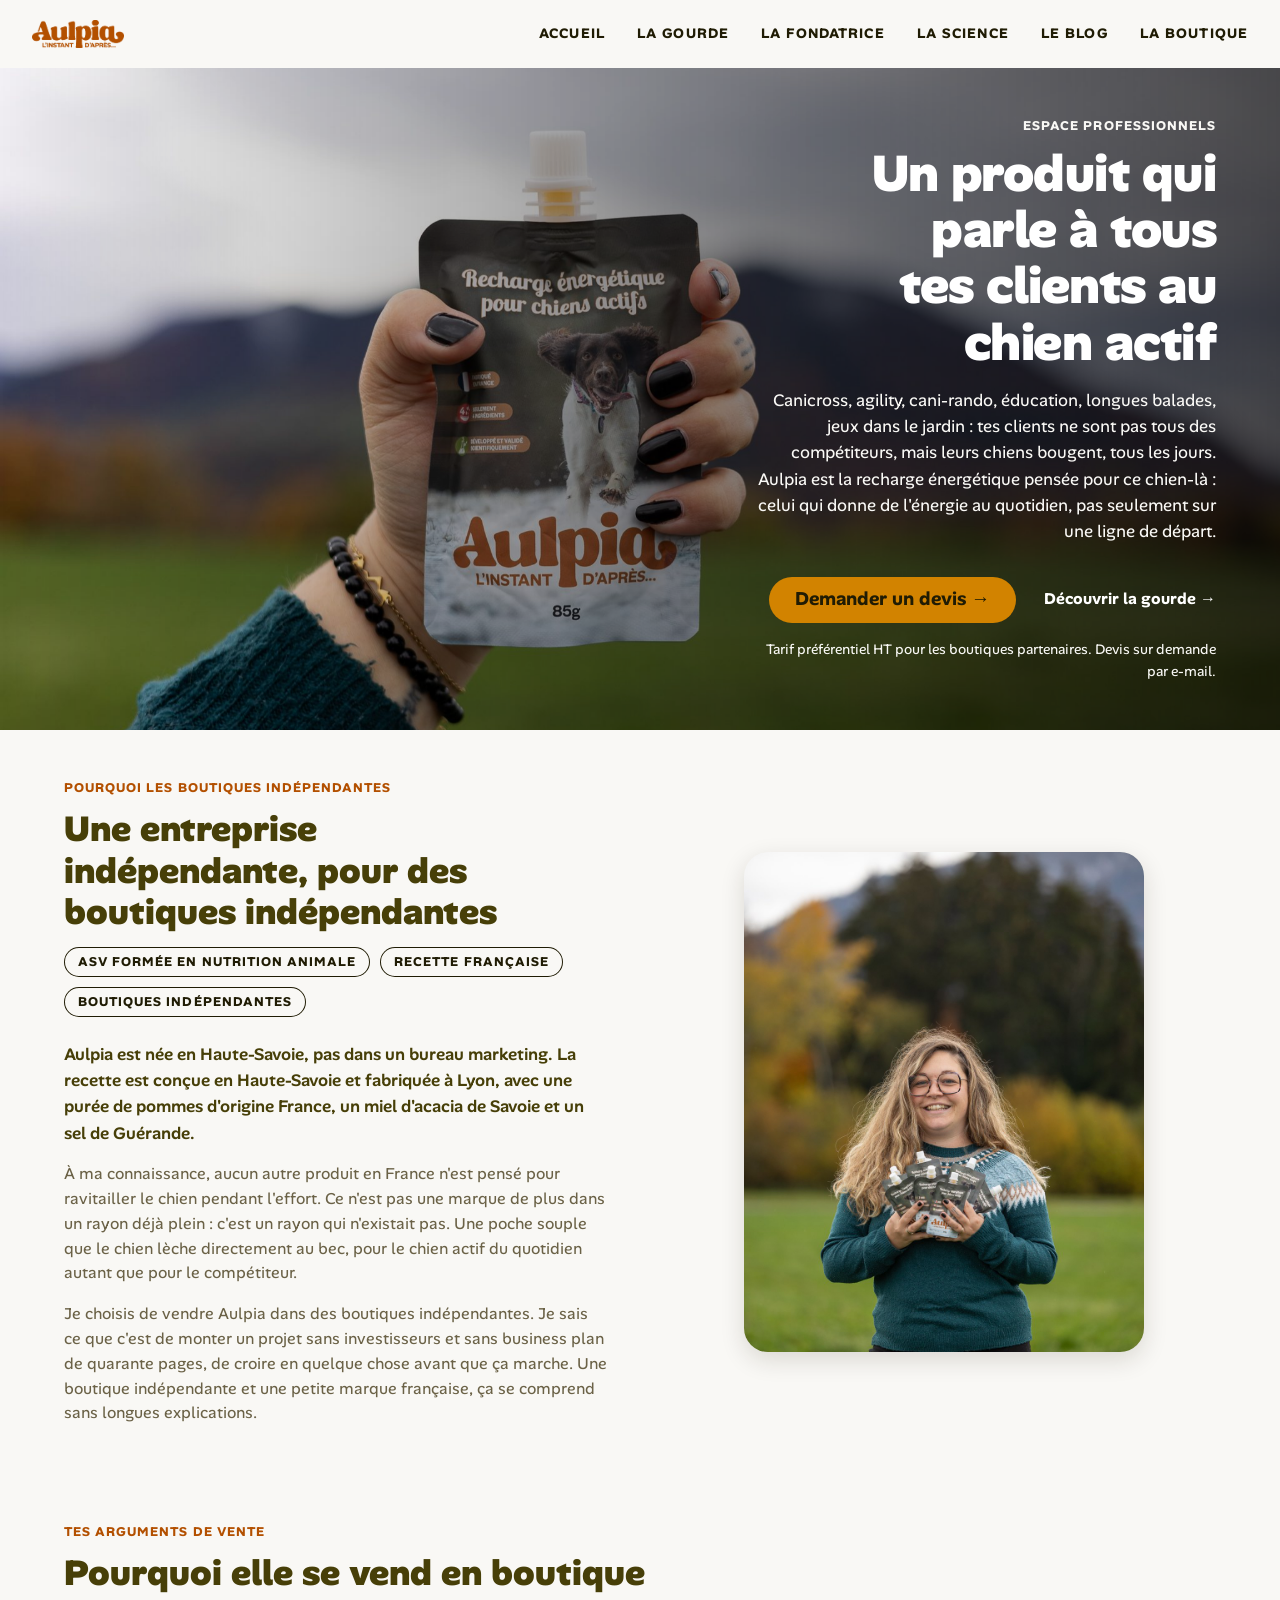
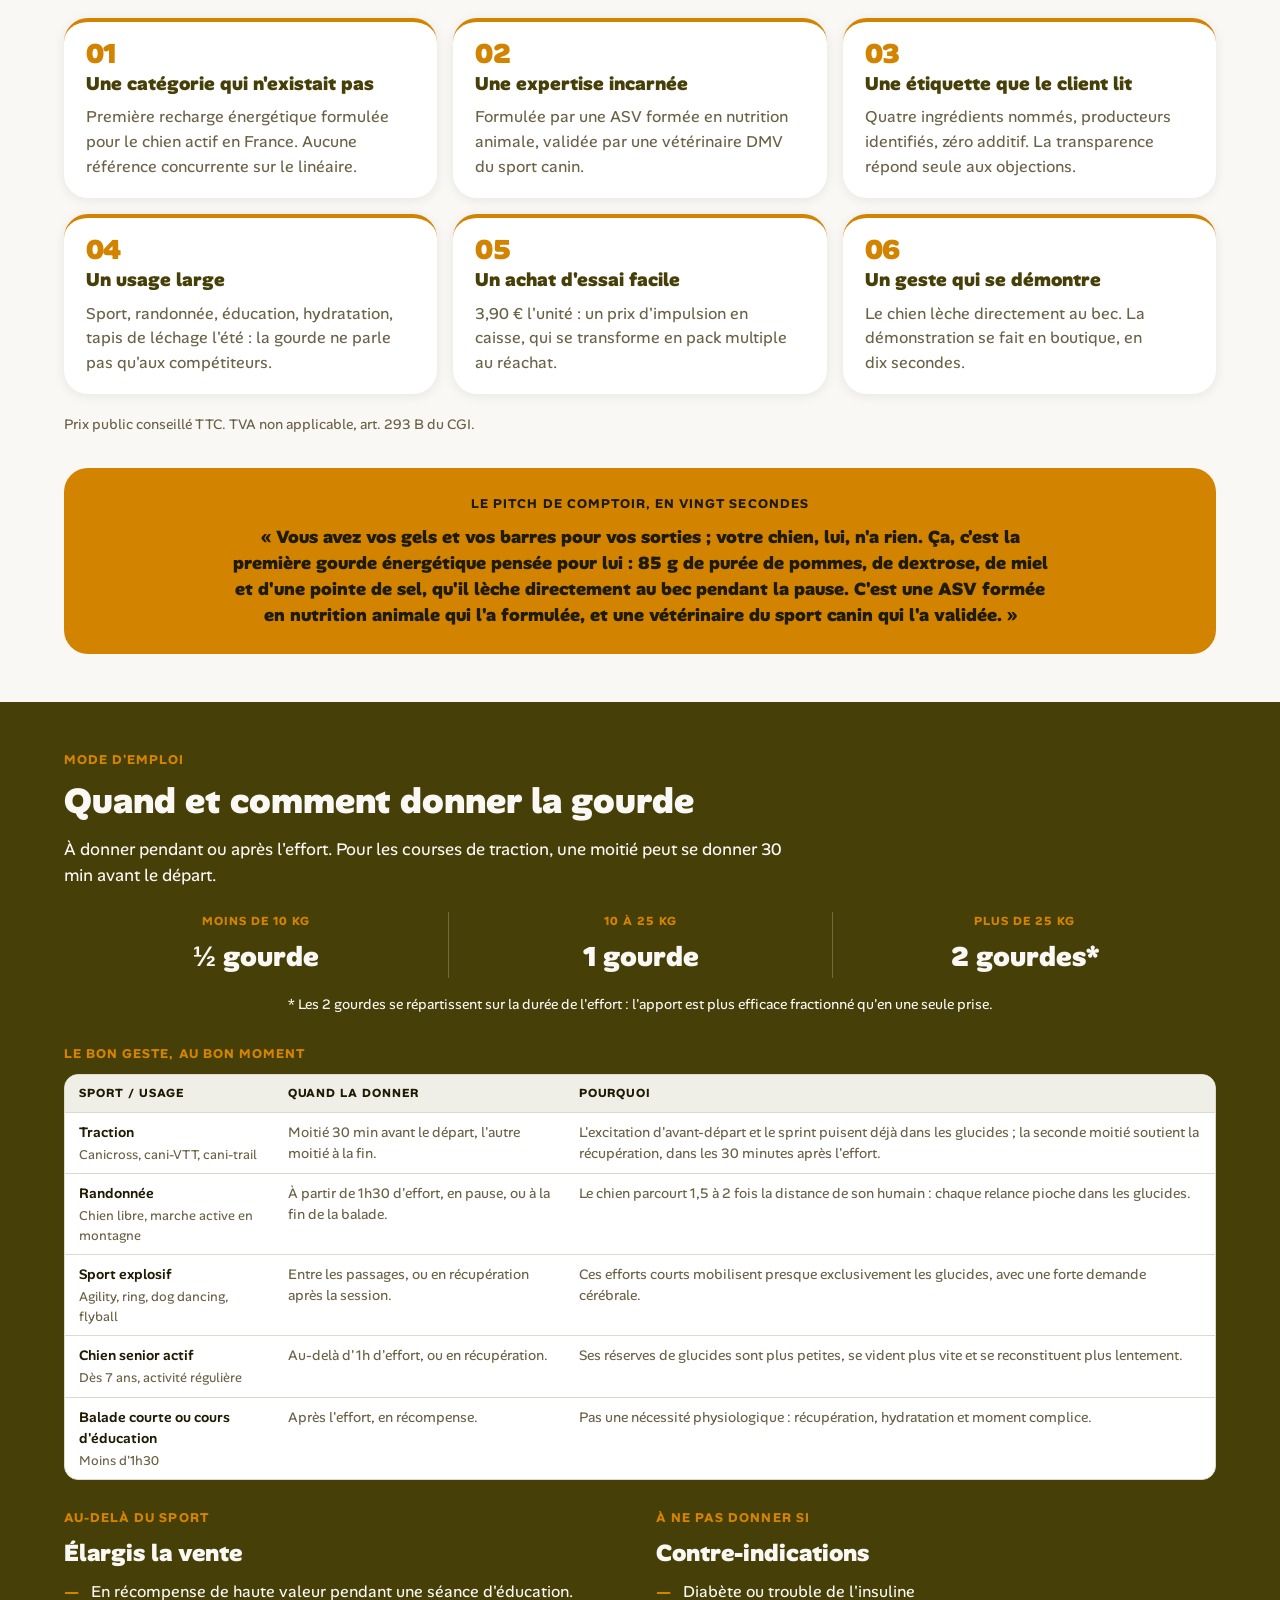
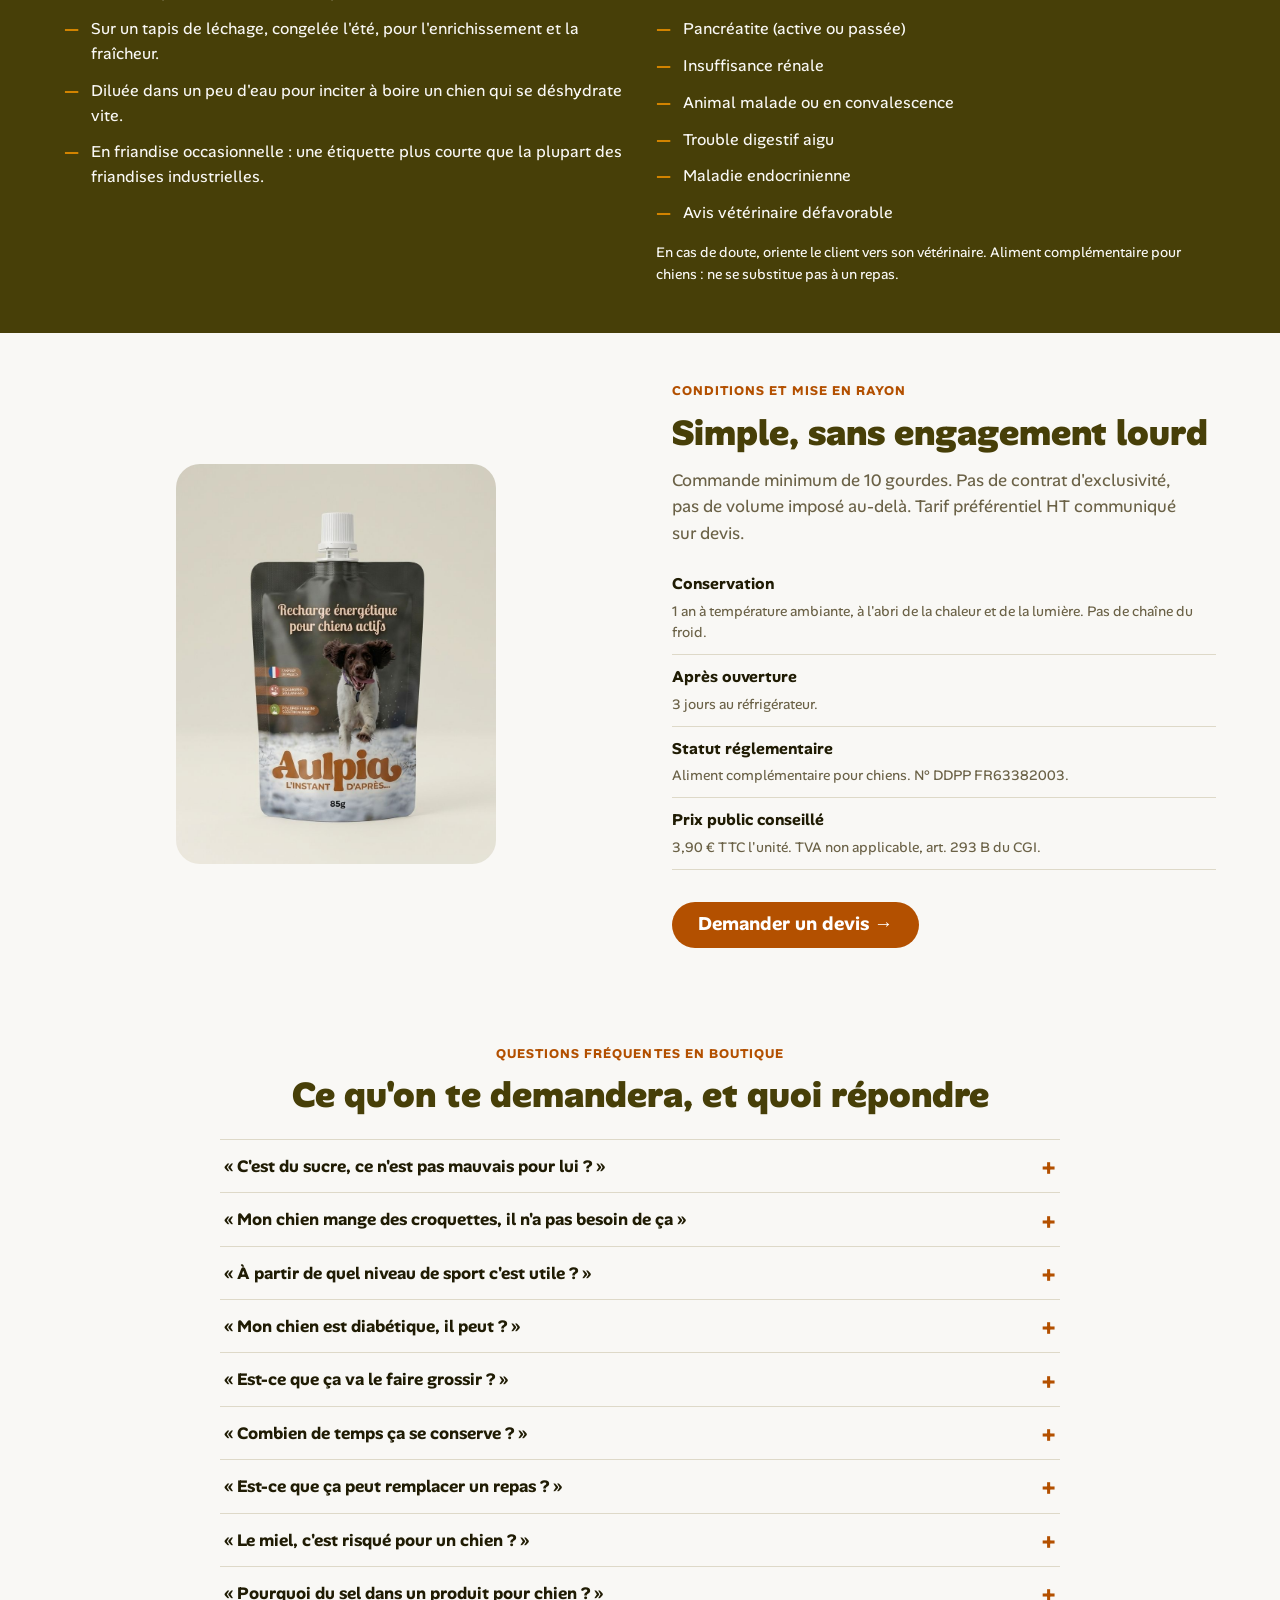
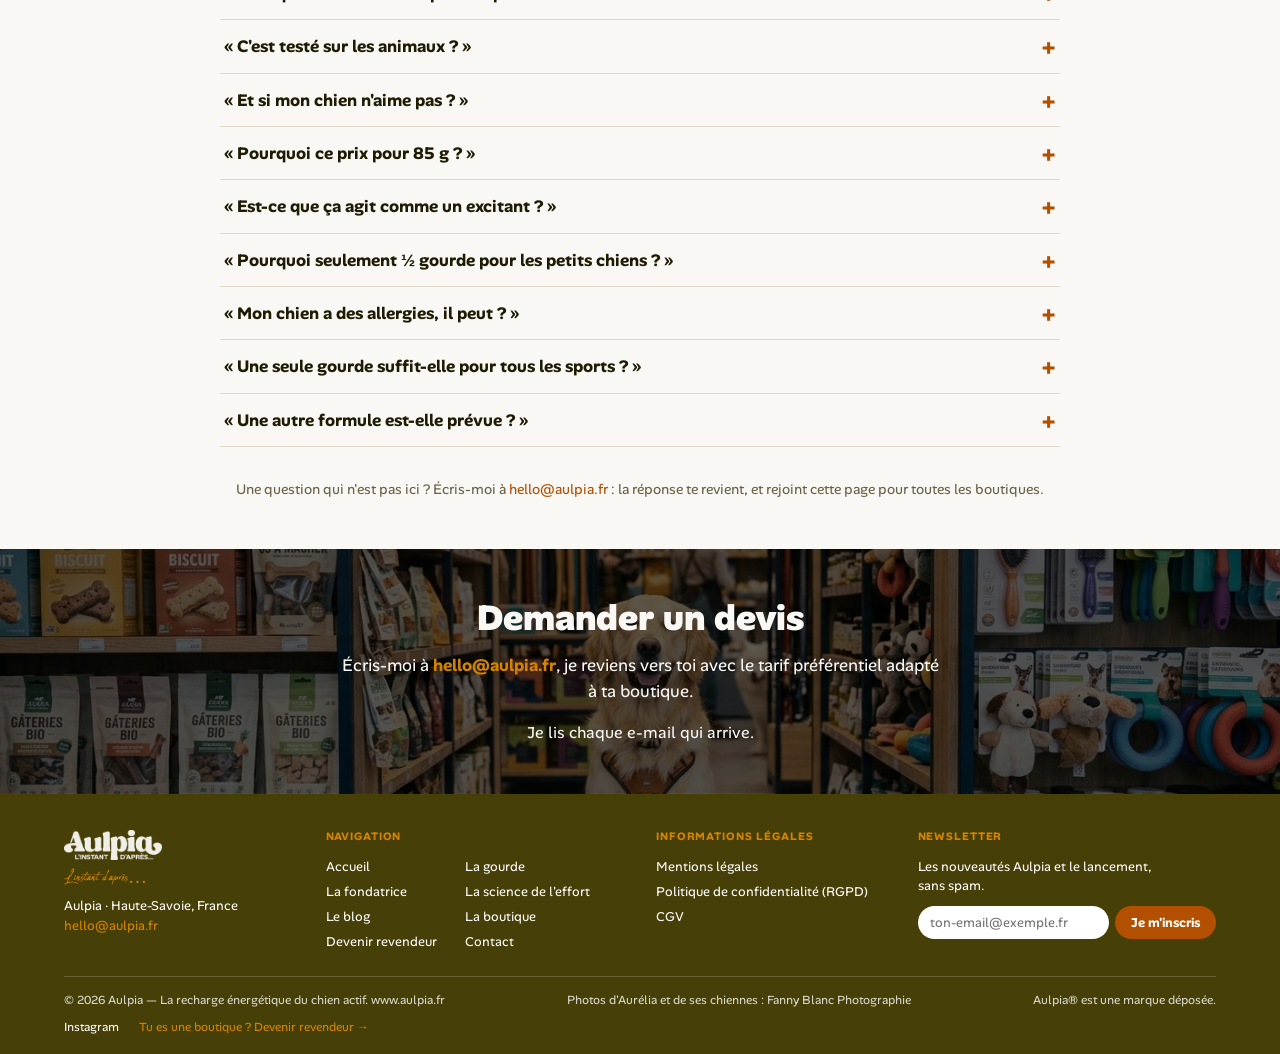
<file: professionnels/index.html>
<!DOCTYPE html>
<html lang="fr">
<head>
<meta charset="utf-8">
<meta name="viewport" content="width=device-width, initial-scale=1">
<title>Professionnels · Revendre Aulpia en boutique</title>
<meta name="description" content="Boutiques indépendantes : propose Aulpia, la recharge énergétique pour chien actif fabriquée en France. Commande minimum de 10 gourdes, sans exclusivité. Devis sur demande.">
<link rel="icon" type="image/png" href="../images/icon-a.png">
<link rel="stylesheet" href="../css/aulpia.css">
<script>document.documentElement.classList.add('js')</script>
<script src="../js/aulpia.js" defer></script>
</head>
<body data-page="pros" data-root="../">
<!--@header-->
<header class="site-header">
  <a class="site-header__logo" href="/" aria-label="Aulpia, retour à l'accueil"><img src="../images/logo-terracotta.png" alt="Aulpia" width="92" height="28"></a>
  <button class="menu-toggle" type="button" aria-expanded="false" aria-controls="site-nav">Menu</button>
  <nav class="site-nav" id="site-nav" aria-label="Navigation principale">
    <a href="/" data-nav="accueil">Accueil</a>
    <a href="/la-gourde/" data-nav="gourde">La gourde</a>
    <a href="/la-fondatrice/" data-nav="fondatrice">La fondatrice</a>
    <a href="/la-science-de-leffort/" data-nav="science">La science</a>
    <a href="/blog/" data-nav="blog">Le blog</a>
    <a href="https://boutique.aulpia.fr/products/aulpia-recharge-energetique-chien-actif">La boutique</a>
  </nav>
</header>
<!--@/header-->
<main>
  <style>
    body[data-page="pros"]{--section-y:48px}
    @media (max-width:600px){body[data-page="pros"]{--section-y:36px}}
    body[data-page="pros"] .hero-home{min-height:500px}
    body[data-page="pros"] .hero-home h1{margin-bottom:16px}
    body[data-page="pros"] .hero-home .lead{font-size:17px}
    body[data-page="pros"] h2{margin-bottom:14px}
    body[data-page="pros"] .eyebrow{margin-bottom:10px}
    body[data-page="pros"] .section-head{margin-bottom:24px}
    body[data-page="pros"] .lead{font-size:17px}
    body[data-page="pros"] .strong-lead{font-size:17px}
    body[data-page="pros"] .grid-3,body[data-page="pros"] .grid-2{gap:16px}
    body[data-page="pros"] .card__body{padding:18px 22px;gap:4px}
    body[data-page="pros"] .card__number{font-size:28px!important}
    body[data-page="pros"] .card h3{font-size:19px;margin-bottom:6px}
    body[data-page="pros"] .callout{padding:26px 32px}
    body[data-page="pros"] .callout--highlight p{font-size:18px;line-height:1.45}
    body[data-page="pros"] .dosage strong{font-size:28px;margin-top:4px}
    body[data-page="pros"] .table th,body[data-page="pros"] .table td{padding:9px 14px}
    body[data-page="pros"] .def-list > div{padding:10px 0}
    body[data-page="pros"] .faq summary{padding:13px 4px;font-size:17px}
    body[data-page="pros"] .faq details p{margin:0 0 14px}
    body[data-page="pros"] .btn{min-height:46px;padding:11px 26px}
  </style>


  <section class="hero-home hero-home--right hero-home--pros">
    <div class="hero-home__bg" data-parallax style="background-image:url('../images/pros-hero-gourde.jpg');background-position:30% 40%;left:0" role="img" aria-label="Une main tient une gourde Aulpia 85 g devant les montagnes"></div>
    <div class="hero-home__shade"></div>
    <div class="hero-home__inner on-dark">
      <div class="hero-home__text">
        <span class="eyebrow">Espace professionnels</span>
        <h1>Un produit qui parle à tous tes clients au chien actif</h1>
        <p class="lead">Canicross, agility, cani-rando, éducation, longues balades, jeux dans le jardin : tes clients ne sont pas tous des compétiteurs, mais leurs chiens bougent, tous les jours. Aulpia est la recharge énergétique pensée pour ce chien-là&nbsp;: celui qui donne de l'énergie au quotidien, pas seulement sur une ligne de départ.</p>
        <div class="actions">
          <a class="btn" href="/professionnels/#devis">Demander un devis →</a>
          <a class="link-arrow" href="/la-gourde/" style="color:var(--white)">Découvrir la gourde →</a>
        </div>
        <p class="caption" style="margin-top:16px">Tarif préférentiel HT pour les boutiques partenaires. Devis sur demande par e-mail.</p>
      </div>
    </div>
  </section>

  <section class="section">
    <div class="container split reveal">
      <div>
        <span class="eyebrow">Pourquoi les boutiques indépendantes</span>
        <h2>Une entreprise indépendante, pour des boutiques indépendantes</h2>
        <div class="tags" style="margin:0 0 24px">
          <span class="tag">ASV formée en nutrition animale</span>
          <span class="tag">Recette française</span>
          <span class="tag">Boutiques indépendantes</span>
        </div>
        <p class="strong-lead">Aulpia est née en Haute-Savoie, pas dans un bureau marketing. La recette est conçue en Haute-Savoie et fabriquée à Lyon, avec une purée de pommes d'origine France, un miel d'acacia de Savoie et un sel de Guérande.</p>
        <p>À ma connaissance, aucun autre produit en France n'est pensé pour ravitailler le chien pendant l'effort. Ce n'est pas une marque de plus dans un rayon déjà plein : c'est un rayon qui n'existait pas. Une poche souple que le chien lèche directement au bec, pour le chien actif du quotidien autant que pour le compétiteur.</p>
        <p>Je choisis de vendre Aulpia dans des boutiques indépendantes. Je sais ce que c'est de monter un projet sans investisseurs et sans business plan de quarante pages, de croire en quelque chose avant que ça marche. Une boutique indépendante et une petite marque française, ça se comprend sans longues explications.</p>
      </div>
      <div class="photo ratio-4-5" style="box-shadow:var(--shadow-raised);max-width:400px;width:100%;justify-self:center">
        <img src="../images/pros-aurelia-gourdes.jpg" alt="Aurélia sourit en tenant une brassée de gourdes Aulpia, devant un décor de montagne" loading="lazy">
      </div>
    </div>
  </section>

  <section class="section">
    <div class="container">
      <div class="section-head reveal">
        <span class="eyebrow">Tes arguments de vente</span>
        <h2>Pourquoi elle se vend en boutique</h2>
      </div>
      <div class="grid-3 reveal">
        <article class="card card--line"><div class="card__body"><span class="card__number" style="font-size:40px">01</span><h3>Une catégorie qui n'existait pas</h3><p>Première recharge énergétique formulée pour le chien actif en France. Aucune référence concurrente sur le linéaire.</p></div></article>
        <article class="card card--line"><div class="card__body"><span class="card__number" style="font-size:40px">02</span><h3>Une expertise incarnée</h3><p>Formulée par une ASV formée en nutrition animale, validée par une vétérinaire DMV du sport canin.</p></div></article>
        <article class="card card--line"><div class="card__body"><span class="card__number" style="font-size:40px">03</span><h3>Une étiquette que le client lit</h3><p>Quatre ingrédients nommés, producteurs identifiés, zéro additif. La transparence répond seule aux objections.</p></div></article>
        <article class="card card--line"><div class="card__body"><span class="card__number" style="font-size:40px">04</span><h3>Un usage large</h3><p>Sport, randonnée, éducation, hydratation, tapis de léchage l'été : la gourde ne parle pas qu'aux compétiteurs.</p></div></article>
        <article class="card card--line"><div class="card__body"><span class="card__number" style="font-size:40px">05</span><h3>Un achat d'essai facile</h3><p>3,90 € l'unité : un prix d'impulsion en caisse, qui se transforme en pack multiple au réachat.</p></div></article>
        <article class="card card--line"><div class="card__body"><span class="card__number" style="font-size:40px">06</span><h3>Un geste qui se démontre</h3><p>Le chien lèche directement au bec. La démonstration se fait en boutique, en dix secondes.</p></div></article>
      </div>
      <p class="caption" style="margin-top:20px">Prix public conseillé TTC. TVA non applicable, art. 293 B du CGI.</p>
      <div class="callout callout--highlight reveal" style="margin-top:32px">
        <span class="eyebrow" style="color:var(--olive-800)">Le pitch de comptoir, en vingt secondes</span>
        <p>« Vous avez vos gels et vos barres pour vos sorties ; votre chien, lui, n'a rien. Ça, c'est la première gourde énergétique pensée pour lui : 85 g de purée de pommes, de dextrose, de miel et d'une pointe de sel, qu'il lèche directement au bec pendant la pause. C'est une ASV formée en nutrition animale qui l'a formulée, et une vétérinaire du sport canin qui l'a validée. »</p>
      </div>
    </div>
  </section>

  <section class="section section--olive on-dark" id="mode-emploi">
    <div class="container">
      <div class="section-head reveal">
        <span class="eyebrow">Mode d'emploi</span>
        <h2>Quand et comment donner la gourde</h2>
        <p class="lead">À donner pendant ou après l'effort. Pour les courses de traction, une moitié peut se donner 30 min avant le départ.</p>
      </div>
      <div class="dosage reveal">
        <div><small>MOINS DE 10 KG</small><strong>½ gourde</strong></div>
        <div><small>10 À 25 KG</small><strong>1 gourde</strong></div>
        <div><small>PLUS DE 25 KG</small><strong>2 gourdes*</strong></div>
      </div>
      <p class="caption center" style="margin:0 0 28px">* Les 2 gourdes se répartissent sur la durée de l'effort : l'apport est plus efficace fractionné qu'en une seule prise.</p>

      <span class="eyebrow">Le bon geste, au bon moment</span>
      <div class="table-wrap reveal" style="margin-bottom:28px">
        <table class="table table--stack">
          <thead><tr><th scope="col">Sport / usage</th><th scope="col">Quand la donner</th><th scope="col">Pourquoi</th></tr></thead>
          <tbody>
            <tr><td data-label="Sport / usage">Traction<span class="table__sub">Canicross, cani-VTT, cani-trail</span></td><td data-label="Quand la donner">Moitié 30 min avant le départ, l'autre moitié à la fin.</td><td data-label="Pourquoi">L'excitation d'avant-départ et le sprint puisent déjà dans les glucides ; la seconde moitié soutient la récupération, dans les 30 minutes après l'effort.</td></tr>
            <tr><td data-label="Sport / usage">Randonnée<span class="table__sub">Chien libre, marche active en montagne</span></td><td data-label="Quand la donner">À partir de 1h30 d'effort, en pause, ou à la fin de la balade.</td><td data-label="Pourquoi">Le chien parcourt 1,5 à 2 fois la distance de son humain : chaque relance pioche dans les glucides.</td></tr>
            <tr><td data-label="Sport / usage">Sport explosif<span class="table__sub">Agility, ring, dog dancing, flyball</span></td><td data-label="Quand la donner">Entre les passages, ou en récupération après la session.</td><td data-label="Pourquoi">Ces efforts courts mobilisent presque exclusivement les glucides, avec une forte demande cérébrale.</td></tr>
            <tr><td data-label="Sport / usage">Chien senior actif<span class="table__sub">Dès 7 ans, activité régulière</span></td><td data-label="Quand la donner">Au-delà d'1h d'effort, ou en récupération.</td><td data-label="Pourquoi">Ses réserves de glucides sont plus petites, se vident plus vite et se reconstituent plus lentement.</td></tr>
            <tr><td data-label="Sport / usage">Balade courte ou cours d'éducation<span class="table__sub">Moins d'1h30</span></td><td data-label="Quand la donner">Après l'effort, en récompense.</td><td data-label="Pourquoi">Pas une nécessité physiologique : récupération, hydratation et moment complice.</td></tr>
          </tbody>
        </table>
      </div>

      <div class="grid-2 reveal" style="gap:32px">
        <div>
          <span class="eyebrow">Au-delà du sport</span>
          <h3>Élargis la vente</h3>
          <ul class="dash-list">
            <li>En récompense de haute valeur pendant une séance d'éducation.</li>
            <li>Sur un tapis de léchage, congelée l'été, pour l'enrichissement et la fraîcheur.</li>
            <li>Diluée dans un peu d'eau pour inciter à boire un chien qui se déshydrate vite.</li>
            <li>En friandise occasionnelle : une étiquette plus courte que la plupart des friandises industrielles.</li>
          </ul>
        </div>
        <div>
          <span class="eyebrow">À ne pas donner si</span>
          <h3>Contre-indications</h3>
          <ul class="dash-list">
            <li>Diabète ou trouble de l'insuline</li>
            <li>Pancréatite (active ou passée)</li>
            <li>Insuffisance rénale</li>
            <li>Animal malade ou en convalescence</li>
            <li>Trouble digestif aigu</li>
            <li>Maladie endocrinienne</li>
            <li>Avis vétérinaire défavorable</li>
          </ul>
          <p class="caption" style="margin-top:16px">En cas de doute, oriente le client vers son vétérinaire. Aliment complémentaire pour chiens : ne se substitue pas à un repas.</p>
        </div>
      </div>
    </div>
  </section>

  <section class="section">
    <div class="container split reveal">
      <div class="photo ratio-4-5" style="max-width:320px;width:100%;justify-self:center">
        <img src="../images/gourde-recto.jpg" alt="Gourde Aulpia 85 g, recto" loading="lazy">
      </div>
      <div>
        <span class="eyebrow">Conditions et mise en rayon</span>
        <h2>Simple, sans engagement lourd</h2>
        <p class="lead">Commande minimum de 10 gourdes. Pas de contrat d'exclusivité, pas de volume imposé au-delà. Tarif préférentiel HT communiqué sur devis.</p>
        <div class="def-list" style="margin-top:16px">
          <div><strong>Conservation</strong><span>1 an à température ambiante, à l'abri de la chaleur et de la lumière. Pas de chaîne du froid.</span></div>
          <div><strong>Après ouverture</strong><span>3 jours au réfrigérateur.</span></div>
          <div><strong>Statut réglementaire</strong><span>Aliment complémentaire pour chiens. N° DDPP FR63382003.</span></div>
          <div><strong>Prix public conseillé</strong><span>3,90 € TTC l'unité. TVA non applicable, art. 293 B du CGI.</span></div>
        </div>
        <div class="actions">
          <a class="btn" href="/professionnels/#devis">Demander un devis →</a>
        </div>
      </div>
    </div>
  </section>

  <section class="section">
    <div class="container" style="max-width:840px">
      <div class="section-head section-head--center">
        <span class="eyebrow">Questions fréquentes en boutique</span>
        <h2>Ce qu'on te demandera, et quoi répondre</h2>
      </div>
      <div class="faq">
        <details name="faq-pro"><summary>« C'est du sucre, ce n'est pas mauvais pour lui ? »</summary><p>Ce sont des glucides, la source d'énergie utilisée à l'effort. Donnés pendant ou juste après la sortie, ils sont consommés au fur et à mesure, pas stockés : 83 kcal, sans stimulant ni caféine.</p></details>
        <details name="faq-pro"><summary>« Mon chien mange des croquettes, il n'a pas besoin de ça »</summary><p>Les croquettes couvrent les besoins du quotidien, pas le pic de dépense d'une sortie. Les réserves de glucides se vident en 1h30 d'effort intense et ne se rechargent pas depuis le repas du matin.</p></details>
        <details name="faq-pro"><summary>« À partir de quel niveau de sport c'est utile ? »</summary><p>Au-delà d'1h30 d'effort intense ou de randonnée, 1h chez le chien senior. En dessous, c'est une friandise saine et un coup de main à la récupération.</p></details>
        <details name="faq-pro"><summary>« Mon chien est diabétique, il peut ? »</summary><p>Non : le diabète et les troubles de l'insuline sont une contre-indication. Ne le vends pas pour cet usage et renvoie vers le vétérinaire.</p></details>
        <details name="faq-pro"><summary>« Est-ce que ça va le faire grossir ? »</summary><p>Non : moins de 0,5 g de matières grasses par gourde, et 83 kcal données au moment où le chien dépense. C'est un apport ponctuel à l'effort, pas un ajout à la ration quotidienne.</p></details>
        <details name="faq-pro"><summary>« Combien de temps ça se conserve ? »</summary><p>1 an à température ambiante, à l'abri de la chaleur et de la lumière. Après ouverture : 3 jours au réfrigérateur.</p></details>
        <details name="faq-pro"><summary>« Est-ce que ça peut remplacer un repas ? »</summary><p>Non. C'est un aliment complémentaire : 83 kcal, moins de 0,5 g de protéines et de matières grasses. Ça complète la ration, ça ne la remplace jamais.</p></details>
        <details name="faq-pro"><summary>« Le miel, c'est risqué pour un chien ? »</summary><p>Non : le risque botulique lié au miel concerne le nourrisson humain, pas le chien. Il est ici présent en petite quantité, surtout pour l'appétence, avec un petit apport de glucides en plus.</p></details>
        <details name="faq-pro"><summary>« Pourquoi du sel dans un produit pour chien ? »</summary><p>Le sodium aide le glucose à franchir la barrière intestinale (co-transport) et renforce l'appétence. Une pointe de sel, sans risque pour un chien sain.</p></details>
        <details name="faq-pro"><summary>« C'est testé sur les animaux ? »</summary><p>Aucun test en laboratoire. Deux ans de tests terrain, avec mes chiens et des binômes volontaires, sur leurs sorties habituelles.</p></details>
        <details name="faq-pro"><summary>« Et si mon chien n'aime pas ? »</summary><p>Purée de pommes et miel : l'appétence est très bonne. Conseille une première fois à la maison, au calme, ou versée sur la gamelle ; certains chiens ont besoin de découvrir le bec.</p></details>
        <details name="faq-pro"><summary>« Pourquoi ce prix pour 85 g ? »</summary><p>Une formule développée par une ASV et validée par une vétérinaire, des ingrédients d'origine française, une production en petite série. C'est l'ordre de prix d'un gel énergétique pour humain.</p></details>
        <details name="faq-pro"><summary>« Est-ce que ça agit comme un excitant ? »</summary><p>Non, aucun stimulant. La composition se limite à la purée de pommes, au dextrose, au miel et à une pointe de sel : de l'énergie rapidement disponible, sans caféine. Elle ne contient pas de produit dopant pour les courses officielles.</p></details>
        <details name="faq-pro"><summary>« Pourquoi seulement ½ gourde pour les petits chiens ? »</summary><p>Il n'existe pour l'instant qu'un format, 85 g. Le demi-dosage ajuste l'apport aux petits gabarits, en attendant les formats S, M et L à venir.</p></details>
        <details name="faq-pro"><summary>« Mon chien a des allergies, il peut ? »</summary><p>La composition est courte et lisible : purée de pommes, dextrose, miel, sel — sans additif, conservateur ni colorant. En cas d'allergie connue à l'un de ces ingrédients, demander l'avis du vétérinaire.</p></details>
        <details name="faq-pro"><summary>« Une seule gourde suffit-elle pour tous les sports ? »</summary><p>Oui. Comme un gel énergétique humain, elle est calibrée sur le scénario le plus exigeant : ce sont le dosage (½, 1 ou 2 gourdes) et le moment qui s'adaptent au sport, pas le produit.</p></details>
        <details name="faq-pro"><summary>« Une autre formule est-elle prévue ? »</summary><p>Oui, une formule de récupération post-effort est en développement : Aulpia 1 pendant l'effort, Aulpia 2 après.</p></details>
      </div>
      <p class="caption center" style="margin-top:32px">Une question qui n'est pas ici&nbsp;? Écris-moi à <a href="mailto:hello@aulpia.fr">hello@aulpia.fr</a> : la réponse te revient, et rejoint cette page pour toutes les boutiques.</p>
    </div>
  </section>

  <section class="section section--photo on-dark" id="devis" style="background-image:linear-gradient(rgba(0,0,0,0.62),rgba(0,0,0,0.62)),url('../images/pros-boutique.jpg?v=2');background-position:center 50%" role="img" aria-label="Golden retriever assis dans l'allée d'une boutique indépendante pour chiens">
    <div class="narrow center reveal">
      <h2>Demander un devis</h2>
      <p class="lead">Écris-moi à <a href="mailto:hello@aulpia.fr?subject=Demande%20de%20devis%20professionnel%20Aulpia" style="color:var(--honey);font-weight:700">hello@aulpia.fr</a>, je reviens vers toi avec le tarif préférentiel adapté à ta boutique.</p>
      <p>Je lis chaque e-mail qui arrive.</p>
    </div>
  </section>

</main>
<!--@footer-->
<footer class="site-footer">
  <div class="site-footer__grid">
    <div class="site-footer__brand">
      <img class="site-footer__logo" src="../images/logo-beige.png" alt="Aulpia — L'instant d'après…" width="98" height="30">
      <p class="site-footer__tagline">L'instant d'après…</p>
      <p>Aulpia · Haute-Savoie, France<br><a class="site-footer__mail" href="mailto:hello@aulpia.fr">hello@aulpia.fr</a></p>
    </div>
    <div>
      <h2 class="site-footer__title">Navigation</h2>
      <div class="site-footer__links site-footer__links--2col">
        <a href="/">Accueil</a>
        <a href="/la-gourde/">La gourde</a>
        <a href="/la-fondatrice/">La fondatrice</a>
        <a href="/la-science-de-leffort/">La science de l'effort</a>
        <a href="/blog/">Le blog</a>
        <a href="https://boutique.aulpia.fr/products/aulpia-recharge-energetique-chien-actif">La boutique</a>
        <a href="/professionnels/">Devenir revendeur</a>
        <a href="/contact/">Contact</a>
      </div>
    </div>
    <div>
      <h2 class="site-footer__title">Informations légales</h2>
      <div class="site-footer__links">
        <a href="/mentions-legales/">Mentions légales</a>
        <a href="/politique-de-confidentialite/">Politique de confidentialité (RGPD)</a>
        <a href="/cgv/">CGV</a>
      </div>
    </div>
    <div>
      <h2 class="site-footer__title">Newsletter</h2>
      <p>Les nouveautés Aulpia et le lancement, sans spam.</p>
      <form method="POST" action="https://206670fb.sibforms.com/serve/[base64]" target="_blank" data-brevo>
        <label class="sr-only" for="newsletter-email">Ton e-mail</label>
        <input class="site-footer__input" id="newsletter-email" type="email" name="EMAIL" autocomplete="email" placeholder="ton-email@exemple.fr" required>
        <input type="text" name="email_address_check" value="" tabindex="-1" autocomplete="off" aria-hidden="true" style="display:none">
        <input type="hidden" name="locale" value="fr">
        <button class="site-footer__btn" type="submit">Je m'inscris</button>
      </form>
    </div>
  </div>
  <div class="site-footer__bottom">
    <span>© 2026 Aulpia — La recharge énergétique du chien actif. www.aulpia.fr</span>
    <span>Photos d'Aurélia et de ses chiennes : Fanny Blanc Photographie</span>
    <span>Aulpia® est une marque déposée.</span>
    <div class="site-footer__bottom-links">
      <a href="https://www.instagram.com/aulpia.nutrition/" target="_blank" rel="noopener">Instagram</a>
      <a href="/professionnels/">Tu es une boutique&nbsp;? Devenir revendeur →</a>
    </div>
  </div>
</footer>
<!--@/footer-->
</body>
</html>
</file>
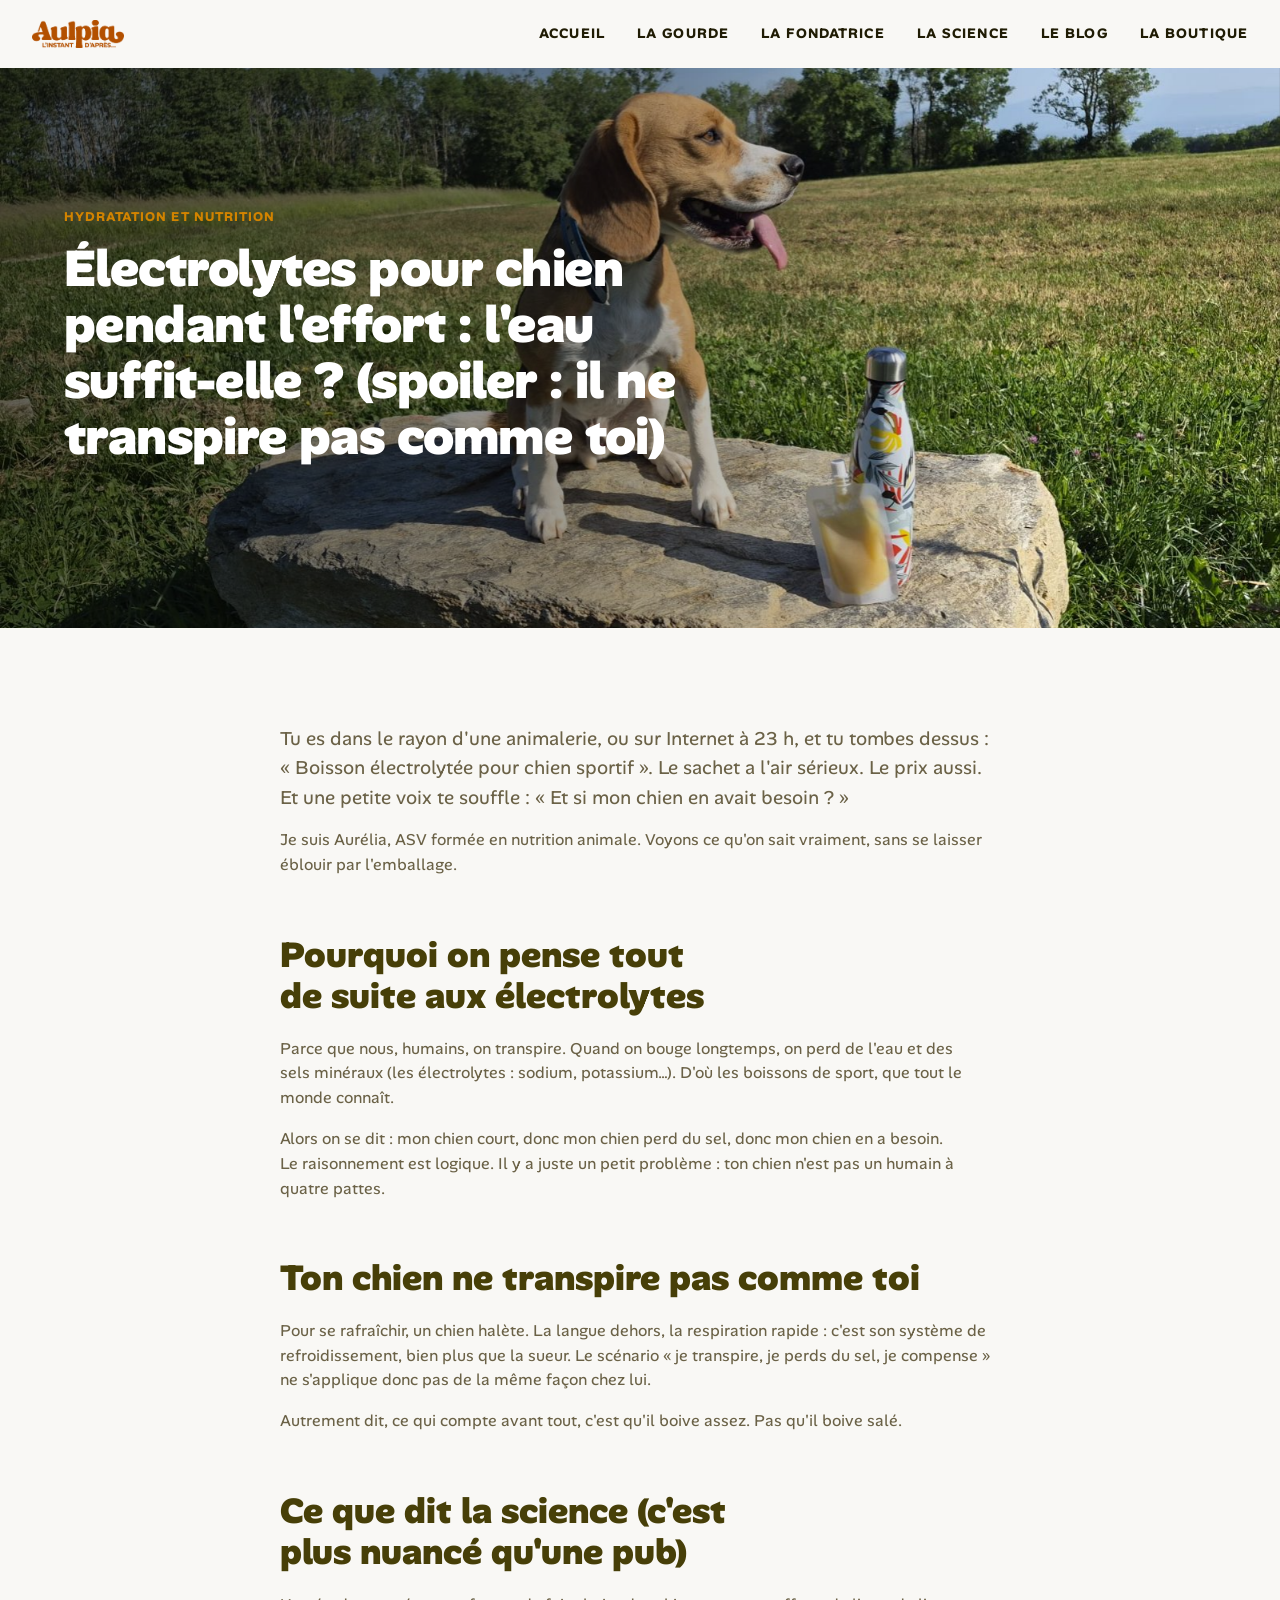
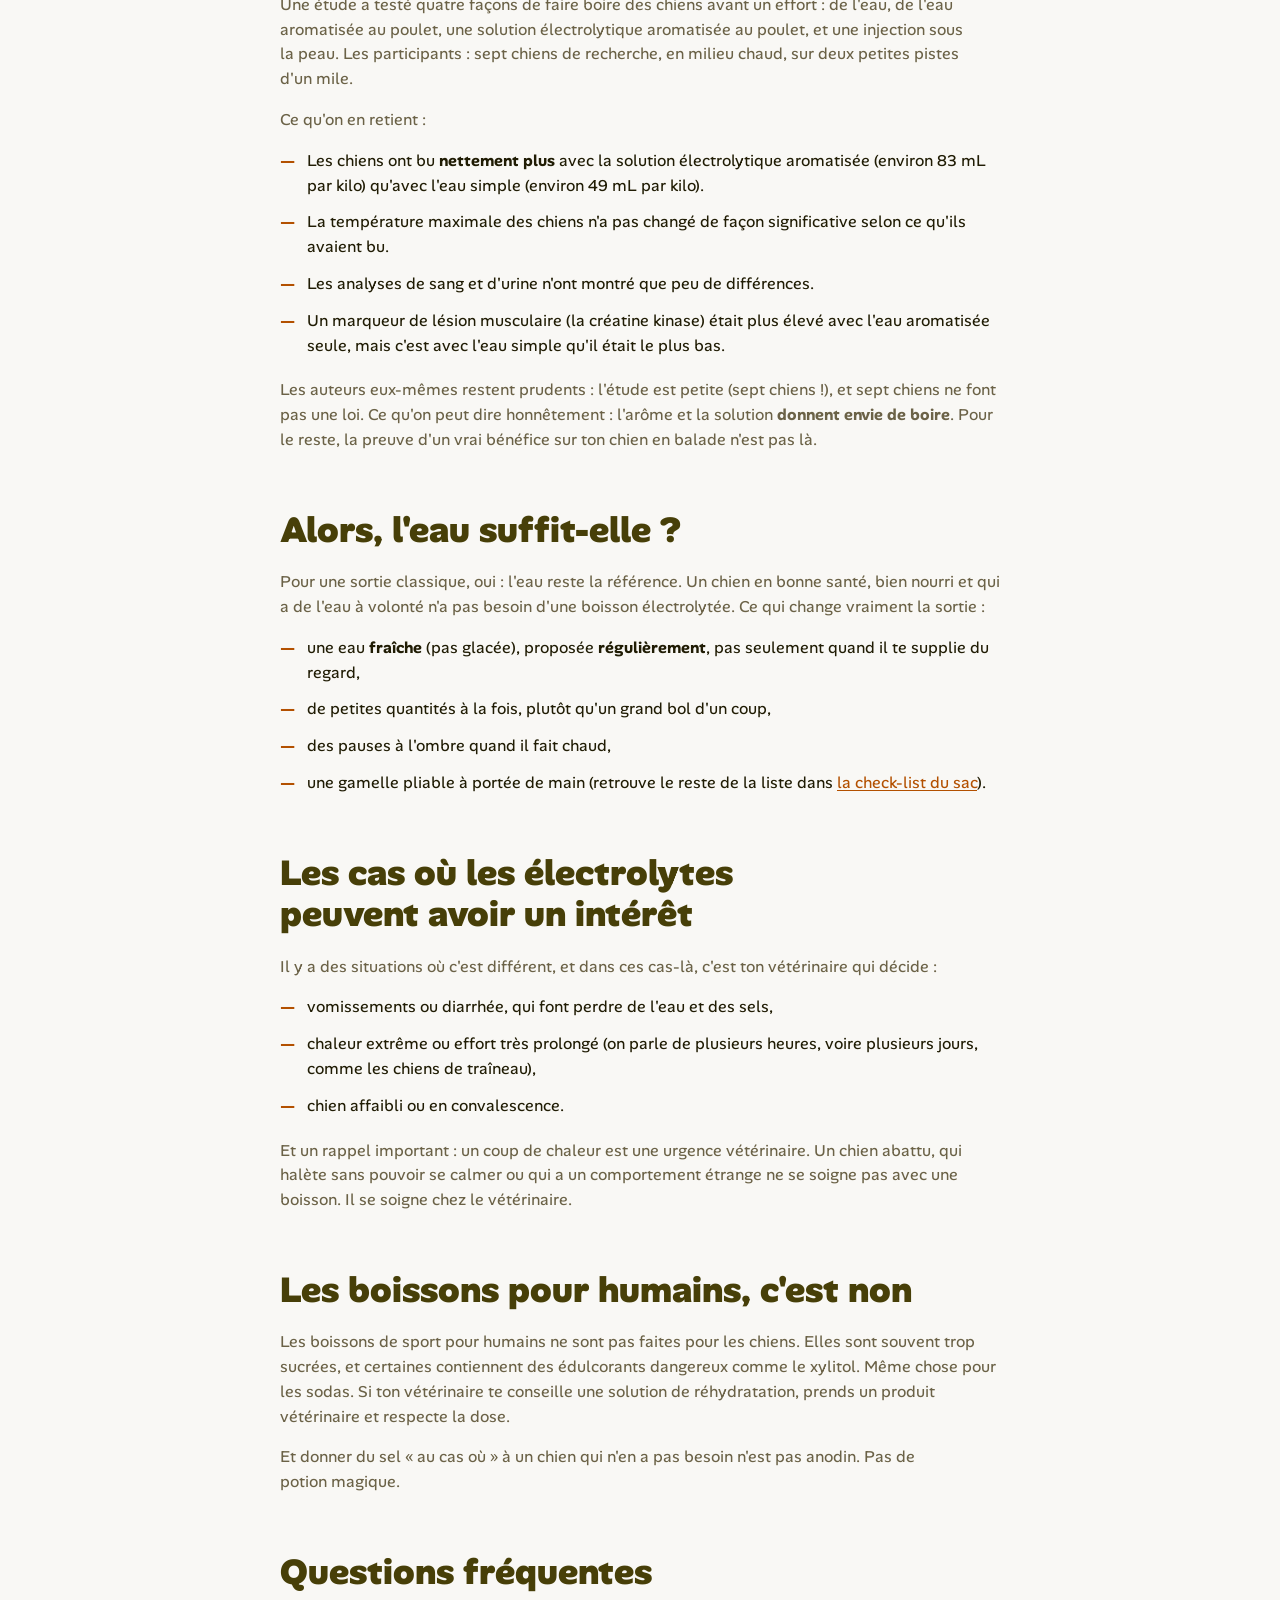
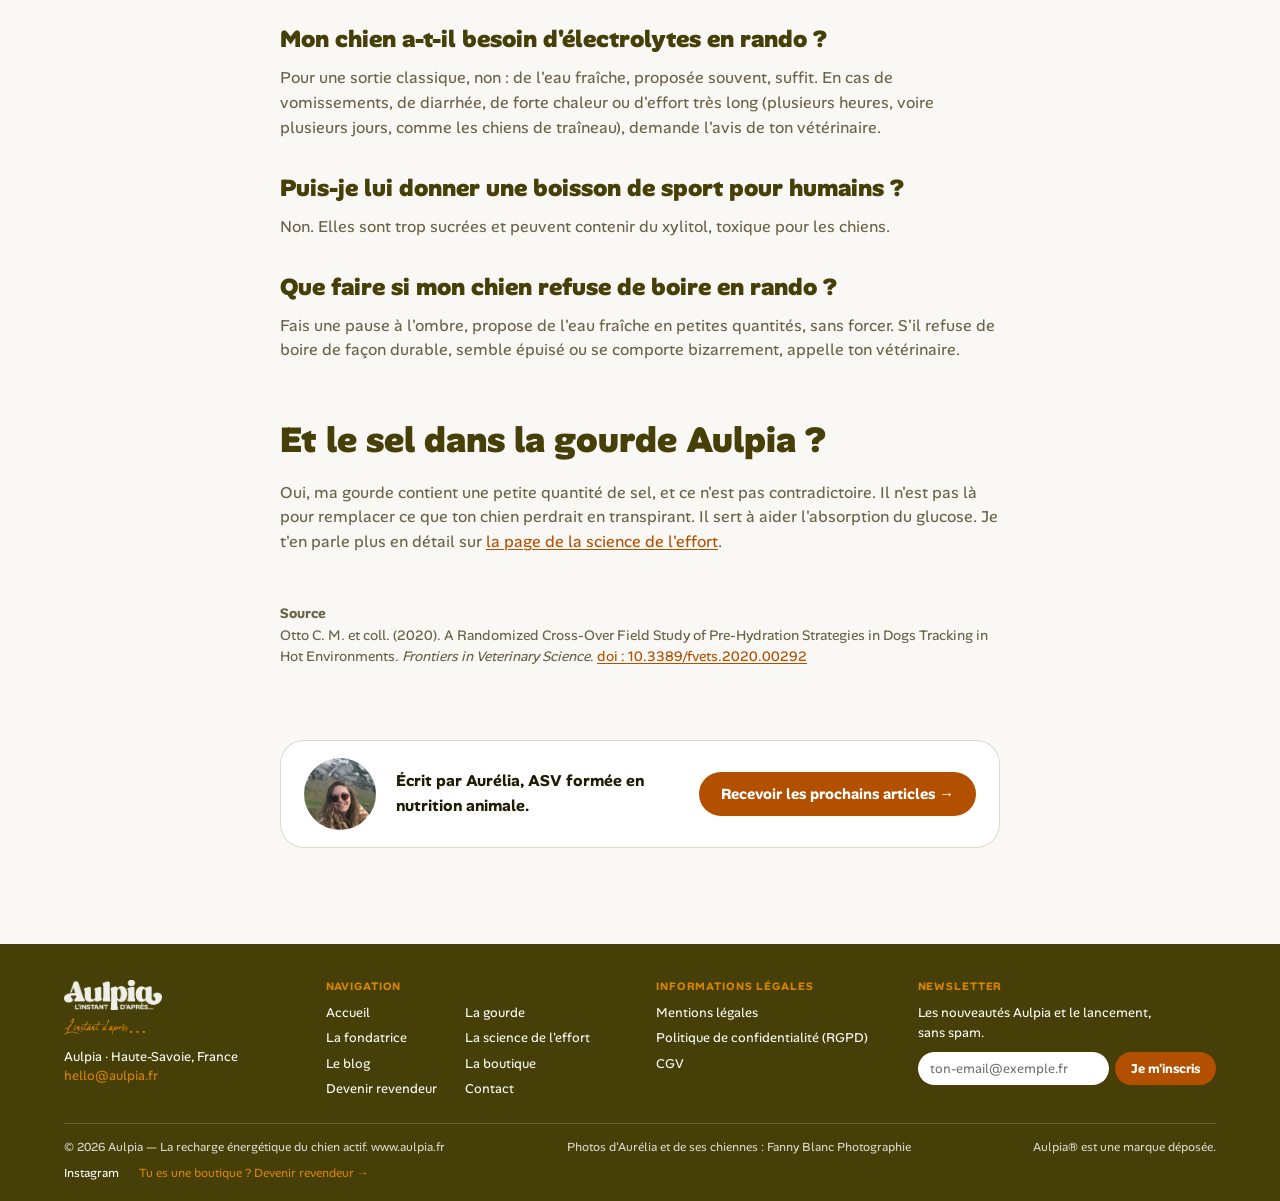
<file: blog/electrolytes-chien-effort-eau-suffit/index.html>
<!DOCTYPE html>
<html lang="fr">
<head>
<meta charset="utf-8">
<meta name="viewport" content="width=device-width, initial-scale=1">
<title>Électrolytes pour chien : l'eau suffit-elle pendant l'effort ?</title>
<meta name="description" content="Boisson électrolytée ou eau simple pendant la rando ? Ce que dit la science, ce que je conseille, et les cas où demander à ton vétérinaire.">
<link rel="icon" type="image/png" href="../../images/icon-a.png">
<link rel="stylesheet" href="../../css/aulpia.css">
<style>
  .article h2{margin-top:56px}
  .article h3{margin-top:32px}
  .article .dash-list,.article .checklist{margin-bottom:20px}
  .article .dash-list li strong{color:var(--text-primary)}
  .article .checklist{margin-top:8px}
  .article .checklist li{font-weight:600}
  .article a:not(.btn){text-decoration:underline;text-underline-offset:2px}
  .author{display:flex;align-items:center;gap:20px;flex-wrap:wrap;padding:18px 24px}
  .author .photo{width:72px;height:72px;border-radius:50%;flex-shrink:0}
  .author__text{flex:1 1 200px;margin:0;font-weight:700;color:var(--text-primary)}
  .author .btn{min-height:44px;padding:10px 22px;font-size:15px}
</style>
<script type="application/ld+json">
{
  "@context": "https://schema.org",
  "@type": "FAQPage",
  "mainEntity": [
    {
      "@type": "Question",
      "name": "Mon chien a-t-il besoin d'électrolytes en rando ?",
      "acceptedAnswer": {
        "@type": "Answer",
        "text": "Pour une sortie classique, non : de l'eau fraîche, proposée souvent, suffit. En cas de vomissements, de diarrhée, de forte chaleur ou d'effort très long (plusieurs heures, voire plusieurs jours, comme les chiens de traîneau), demande l'avis de ton vétérinaire."
      }
    },
    {
      "@type": "Question",
      "name": "Puis-je lui donner une boisson de sport pour humains ?",
      "acceptedAnswer": {
        "@type": "Answer",
        "text": "Non. Elles sont trop sucrées et peuvent contenir du xylitol, toxique pour les chiens."
      }
    },
    {
      "@type": "Question",
      "name": "Que faire si mon chien refuse de boire en rando ?",
      "acceptedAnswer": {
        "@type": "Answer",
        "text": "Fais une pause à l'ombre, propose de l'eau fraîche en petites quantités, sans forcer. S'il refuse de boire de façon durable, semble épuisé ou se comporte bizarrement, appelle ton vétérinaire."
      }
    }
  ]
}
</script>
<script>document.documentElement.classList.add('js')</script>
<script src="../../js/aulpia.js" defer></script>
</head>
<body data-page="blog" data-root="../../">
<!--@header-->
<header class="site-header">
  <a class="site-header__logo" href="/" aria-label="Aulpia, retour à l'accueil"><img src="../../images/logo-terracotta.png" alt="Aulpia" width="92" height="28"></a>
  <button class="menu-toggle" type="button" aria-expanded="false" aria-controls="site-nav">Menu</button>
  <nav class="site-nav" id="site-nav" aria-label="Navigation principale">
    <a href="/" data-nav="accueil">Accueil</a>
    <a href="/la-gourde/" data-nav="gourde">La gourde</a>
    <a href="/la-fondatrice/" data-nav="fondatrice">La fondatrice</a>
    <a href="/la-science-de-leffort/" data-nav="science">La science</a>
    <a href="/blog/" data-nav="blog">Le blog</a>
    <a href="https://boutique.aulpia.fr/products/aulpia-recharge-energetique-chien-actif">La boutique</a>
  </nav>
</header>
<!--@/header-->
<main>

  <section class="hero-home hero-home--left" style="min-height:560px">
    <div class="hero-home__bg" data-parallax style="background-image:url('../../images/science-pause-beagle.jpg');background-position:center 50%" role="img" aria-label="Chien qui boit dans une gamelle pliable pendant une pause en randonnée"></div>
    <div class="hero-home__shade"></div>
    <div class="hero-home__inner on-dark">
      <div class="hero-home__text" style="max-width:720px">
        <span class="eyebrow">Hydratation et nutrition</span>
        <h1>Électrolytes pour chien pendant l'effort&nbsp;: l'eau suffit-elle&nbsp;? (spoiler&nbsp;: il ne transpire pas comme toi)</h1>
      </div>
    </div>
  </section>

  <section class="section">
    <article class="article measure" style="margin:0 auto">

      <p class="lead">Tu es dans le rayon d'une animalerie, ou sur Internet à 23&nbsp;h, et tu tombes dessus&nbsp;: «&nbsp;Boisson électrolytée pour chien sportif&nbsp;». Le sachet a l'air sérieux. Le prix aussi. Et une petite voix te souffle&nbsp;: «&nbsp;Et si mon chien en avait besoin&nbsp;?&nbsp;»</p>
      <p>Je suis Aurélia, ASV formée en nutrition animale. Voyons ce qu'on sait vraiment, sans se laisser éblouir par l'emballage.</p>

      <h2>Pourquoi on pense tout de suite aux électrolytes</h2>
      <p>Parce que nous, humains, on transpire. Quand on bouge longtemps, on perd de l'eau et des sels minéraux (les électrolytes&nbsp;: sodium, potassium…). D'où les boissons de sport, que tout le monde connaît.</p>
      <p>Alors on se dit&nbsp;: mon chien court, donc mon chien perd du sel, donc mon chien en a besoin. Le raisonnement est logique. Il y a juste un petit problème&nbsp;: ton chien n'est pas un humain à quatre pattes.</p>

      <h2>Ton chien ne transpire pas comme toi</h2>
      <p>Pour se rafraîchir, un chien halète. La langue dehors, la respiration rapide&nbsp;: c'est son système de refroidissement, bien plus que la sueur. Le scénario «&nbsp;je transpire, je perds du sel, je compense&nbsp;» ne s'applique donc pas de la même façon chez lui.</p>
      <p>Autrement dit, ce qui compte avant tout, c'est qu'il boive assez. Pas qu'il boive salé.</p>

      <h2>Ce que dit la science (c'est plus nuancé qu'une pub)</h2>
      <p>Une étude a testé quatre façons de faire boire des chiens avant un effort&nbsp;: de l'eau, de l'eau aromatisée au poulet, une solution électrolytique aromatisée au poulet, et une injection sous la peau. Les participants&nbsp;: sept chiens de recherche, en milieu chaud, sur deux petites pistes d'un mile.</p>
      <p>Ce qu'on en retient&nbsp;:</p>
      <ul class="dash-list">
        <li><span>Les chiens ont bu <strong>nettement plus</strong> avec la solution électrolytique aromatisée (environ 83&nbsp;mL par kilo) qu'avec l'eau simple (environ 49&nbsp;mL par kilo).</span></li>
        <li><span>La température maximale des chiens n'a pas changé de façon significative selon ce qu'ils avaient bu.</span></li>
        <li><span>Les analyses de sang et d'urine n'ont montré que peu de différences.</span></li>
        <li><span>Un marqueur de lésion musculaire (la créatine kinase) était plus élevé avec l'eau aromatisée seule, mais c'est avec l'eau simple qu'il était le plus bas.</span></li>
      </ul>
      <p>Les auteurs eux-mêmes restent prudents&nbsp;: l'étude est petite (sept chiens&nbsp;!), et sept chiens ne font pas une loi. Ce qu'on peut dire honnêtement&nbsp;: l'arôme et la solution <strong>donnent envie de boire</strong>. Pour le reste, la preuve d'un vrai bénéfice sur ton chien en balade n'est pas là.</p>

      <h2>Alors, l'eau suffit-elle&nbsp;?</h2>
      <p>Pour une sortie classique, oui&nbsp;: l'eau reste la référence. Un chien en bonne santé, bien nourri et qui a de l'eau à volonté n'a pas besoin d'une boisson électrolytée. Ce qui change vraiment la sortie&nbsp;:</p>
      <ul class="dash-list">
        <li><span>une eau <strong>fraîche</strong> (pas glacée), proposée <strong>régulièrement</strong>, pas seulement quand il te supplie du regard,</span></li>
        <li><span>de petites quantités à la fois, plutôt qu'un grand bol d'un coup,</span></li>
        <li><span>des pauses à l'ombre quand il fait chaud,</span></li>
        <li><span>une gamelle pliable à portée de main (retrouve le reste de la liste dans <a href="/blog/sac-rando-chien-checklist/">la check-list du sac</a>).</span></li>
      </ul>

      <h2>Les cas où les électrolytes peuvent avoir un intérêt</h2>
      <p>Il y a des situations où c'est différent, et dans ces cas-là, c'est ton vétérinaire qui décide&nbsp;:</p>
      <ul class="dash-list">
        <li>vomissements ou diarrhée, qui font perdre de l'eau et des sels,</li>
        <li>chaleur extrême ou effort très prolongé (on parle de plusieurs heures, voire plusieurs jours, comme les chiens de traîneau),</li>
        <li>chien affaibli ou en convalescence.</li>
      </ul>
      <p>Et un rappel important&nbsp;: un coup de chaleur est une urgence vétérinaire. Un chien abattu, qui halète sans pouvoir se calmer ou qui a un comportement étrange ne se soigne pas avec une boisson. Il se soigne chez le vétérinaire.</p>

      <h2>Les boissons pour humains, c'est non</h2>
      <p>Les boissons de sport pour humains ne sont pas faites pour les chiens. Elles sont souvent trop sucrées, et certaines contiennent des édulcorants dangereux comme le xylitol. Même chose pour les sodas. Si ton vétérinaire te conseille une solution de réhydratation, prends un produit vétérinaire et respecte la dose.</p>
      <p>Et donner du sel «&nbsp;au cas où&nbsp;» à un chien qui n'en a pas besoin n'est pas anodin. Pas de potion magique.</p>

      <h2>Questions fréquentes</h2>

      <h3>Mon chien a-t-il besoin d'électrolytes en rando&nbsp;?</h3>
      <p>Pour une sortie classique, non&nbsp;: de l'eau fraîche, proposée souvent, suffit. En cas de vomissements, de diarrhée, de forte chaleur ou d'effort très long (plusieurs heures, voire plusieurs jours, comme les chiens de traîneau), demande l'avis de ton vétérinaire.</p>

      <h3>Puis-je lui donner une boisson de sport pour humains&nbsp;?</h3>
      <p>Non. Elles sont trop sucrées et peuvent contenir du xylitol, toxique pour les chiens.</p>

      <h3>Que faire si mon chien refuse de boire en rando&nbsp;?</h3>
      <p>Fais une pause à l'ombre, propose de l'eau fraîche en petites quantités, sans forcer. S'il refuse de boire de façon durable, semble épuisé ou se comporte bizarrement, appelle ton vétérinaire.</p>

      <h2>Et le sel dans la gourde Aulpia&nbsp;?</h2>
      <p>Oui, ma gourde contient une petite quantité de sel, et ce n'est pas contradictoire. Il n'est pas là pour remplacer ce que ton chien perdrait en transpirant. Il sert à aider l'absorption du glucose. Je t'en parle plus en détail sur <a href="/la-science-de-leffort/">la page de la science de l'effort</a>.</p>

      <p class="caption" style="margin-top:48px"><strong>Source</strong><br>Otto C. M. et coll. (2020). A Randomized Cross-Over Field Study of Pre-Hydration Strategies in Dogs Tracking in Hot Environments. <em>Frontiers in Veterinary Science</em>. <a href="https://doi.org/10.3389/fvets.2020.00292" target="_blank" rel="noopener">doi&nbsp;: 10.3389/fvets.2020.00292</a></p>

    </article>

    <div class="callout author measure reveal" style="margin:72px auto 0">
      <div class="photo"><img src="../../images/aurelia-auteur.jpg" alt="Aurélia, ASV formée en nutrition animale, souriante en montagne" width="72" height="72" loading="lazy"></div>
      <p class="author__text">Écrit par Aurélia, ASV formée en nutrition animale.</p>
      <a class="btn" href="/blog/#newsletter">Recevoir les prochains articles →</a>
    </div>
  </section>

</main>
<!--@footer-->
<footer class="site-footer">
  <div class="site-footer__grid">
    <div class="site-footer__brand">
      <img class="site-footer__logo" src="../../images/logo-beige.png" alt="Aulpia — L'instant d'après…" width="98" height="30">
      <p class="site-footer__tagline">L'instant d'après…</p>
      <p>Aulpia · Haute-Savoie, France<br><a class="site-footer__mail" href="mailto:hello@aulpia.fr">hello@aulpia.fr</a></p>
    </div>
    <div>
      <h2 class="site-footer__title">Navigation</h2>
      <div class="site-footer__links site-footer__links--2col">
        <a href="/">Accueil</a>
        <a href="/la-gourde/">La gourde</a>
        <a href="/la-fondatrice/">La fondatrice</a>
        <a href="/la-science-de-leffort/">La science de l'effort</a>
        <a href="/blog/">Le blog</a>
        <a href="https://boutique.aulpia.fr/products/aulpia-recharge-energetique-chien-actif">La boutique</a>
        <a href="/professionnels/">Devenir revendeur</a>
        <a href="/contact/">Contact</a>
      </div>
    </div>
    <div>
      <h2 class="site-footer__title">Informations légales</h2>
      <div class="site-footer__links">
        <a href="/mentions-legales/">Mentions légales</a>
        <a href="/politique-de-confidentialite/">Politique de confidentialité (RGPD)</a>
        <a href="/cgv/">CGV</a>
      </div>
    </div>
    <div>
      <h2 class="site-footer__title">Newsletter</h2>
      <p>Les nouveautés Aulpia et le lancement, sans spam.</p>
      <form method="POST" action="https://206670fb.sibforms.com/serve/[base64]" target="_blank" data-brevo>
        <label class="sr-only" for="newsletter-email">Ton e-mail</label>
        <input class="site-footer__input" id="newsletter-email" type="email" name="EMAIL" autocomplete="email" placeholder="ton-email@exemple.fr" required>
        <input type="text" name="email_address_check" value="" tabindex="-1" autocomplete="off" aria-hidden="true" style="display:none">
        <input type="hidden" name="locale" value="fr">
        <button class="site-footer__btn" type="submit">Je m'inscris</button>
      </form>
    </div>
  </div>
  <div class="site-footer__bottom">
    <span>© 2026 Aulpia — La recharge énergétique du chien actif. www.aulpia.fr</span>
    <span>Photos d'Aurélia et de ses chiennes : Fanny Blanc Photographie</span>
    <span>Aulpia® est une marque déposée.</span>
    <div class="site-footer__bottom-links">
      <a href="https://www.instagram.com/aulpia.nutrition/" target="_blank" rel="noopener">Instagram</a>
      <a href="/professionnels/">Tu es une boutique&nbsp;? Devenir revendeur →</a>
    </div>
  </div>
</footer>
<!--@/footer-->
</body>
</html>
</file>
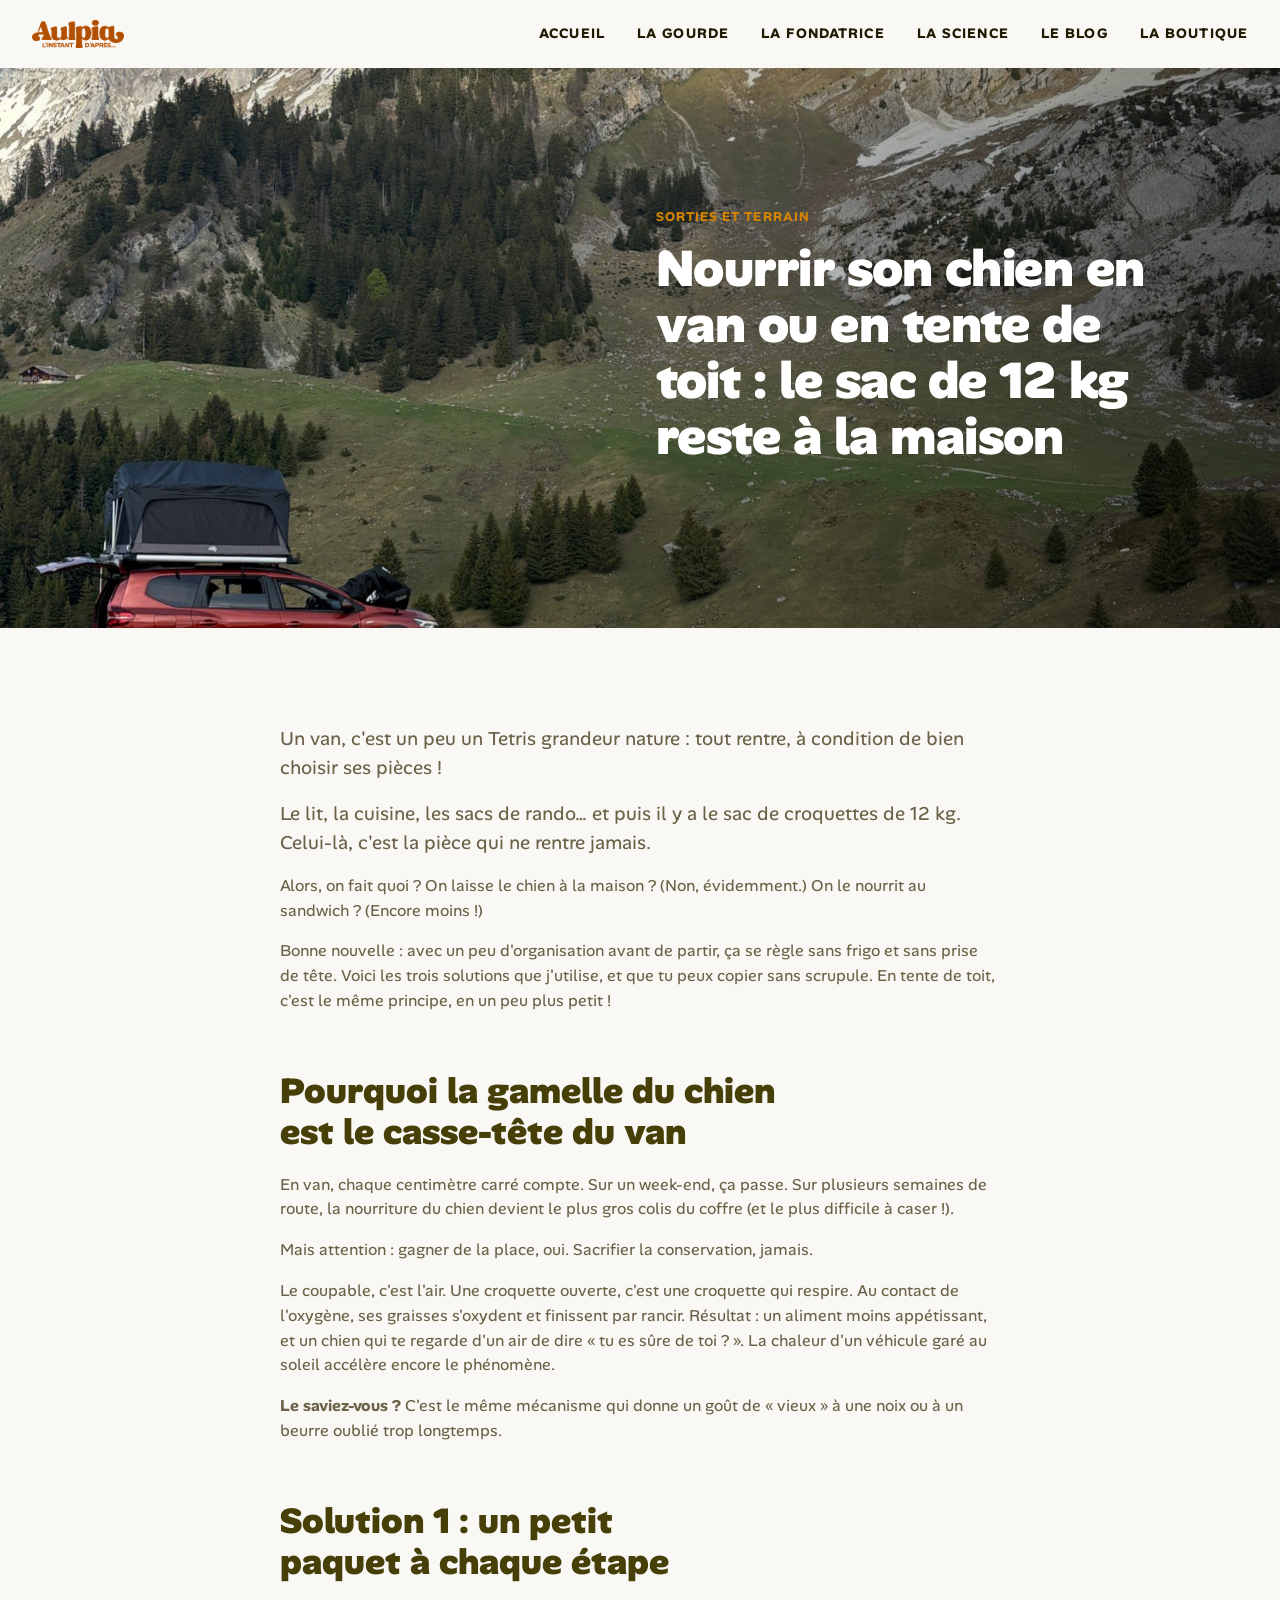
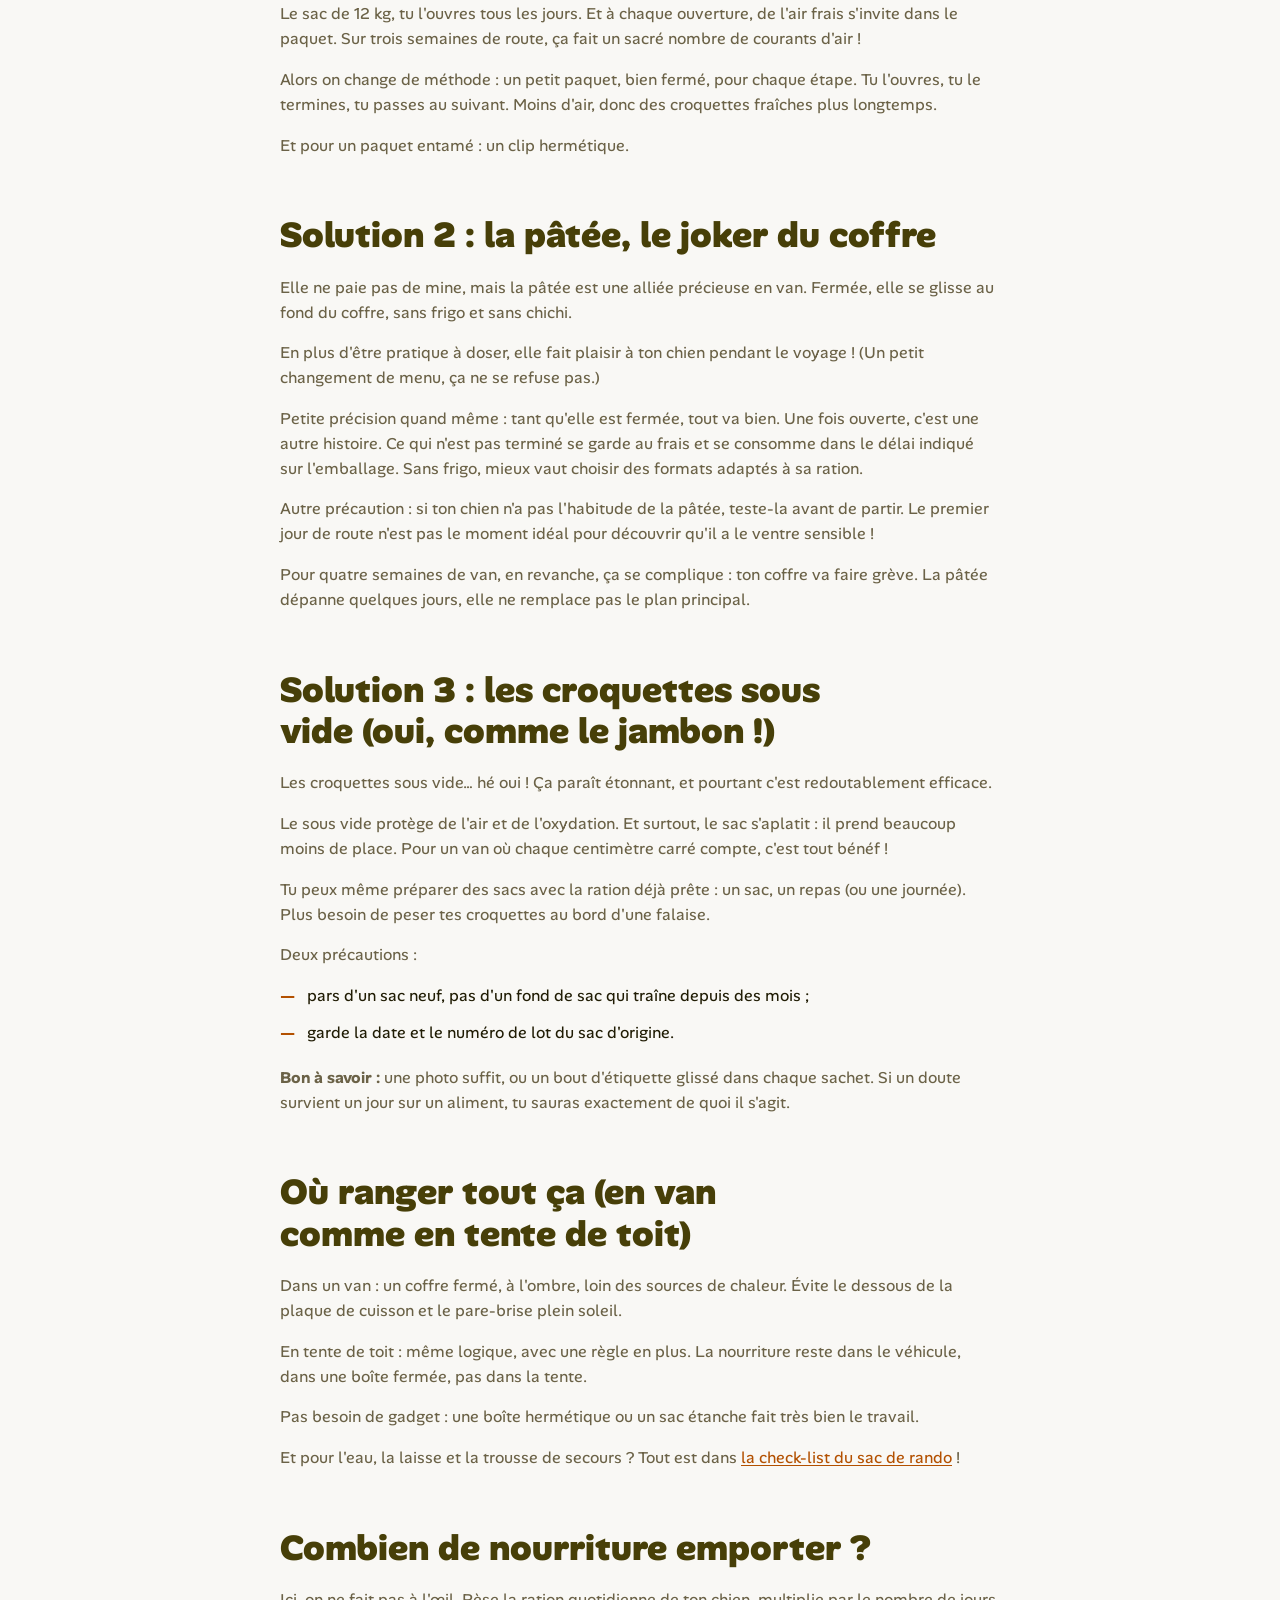
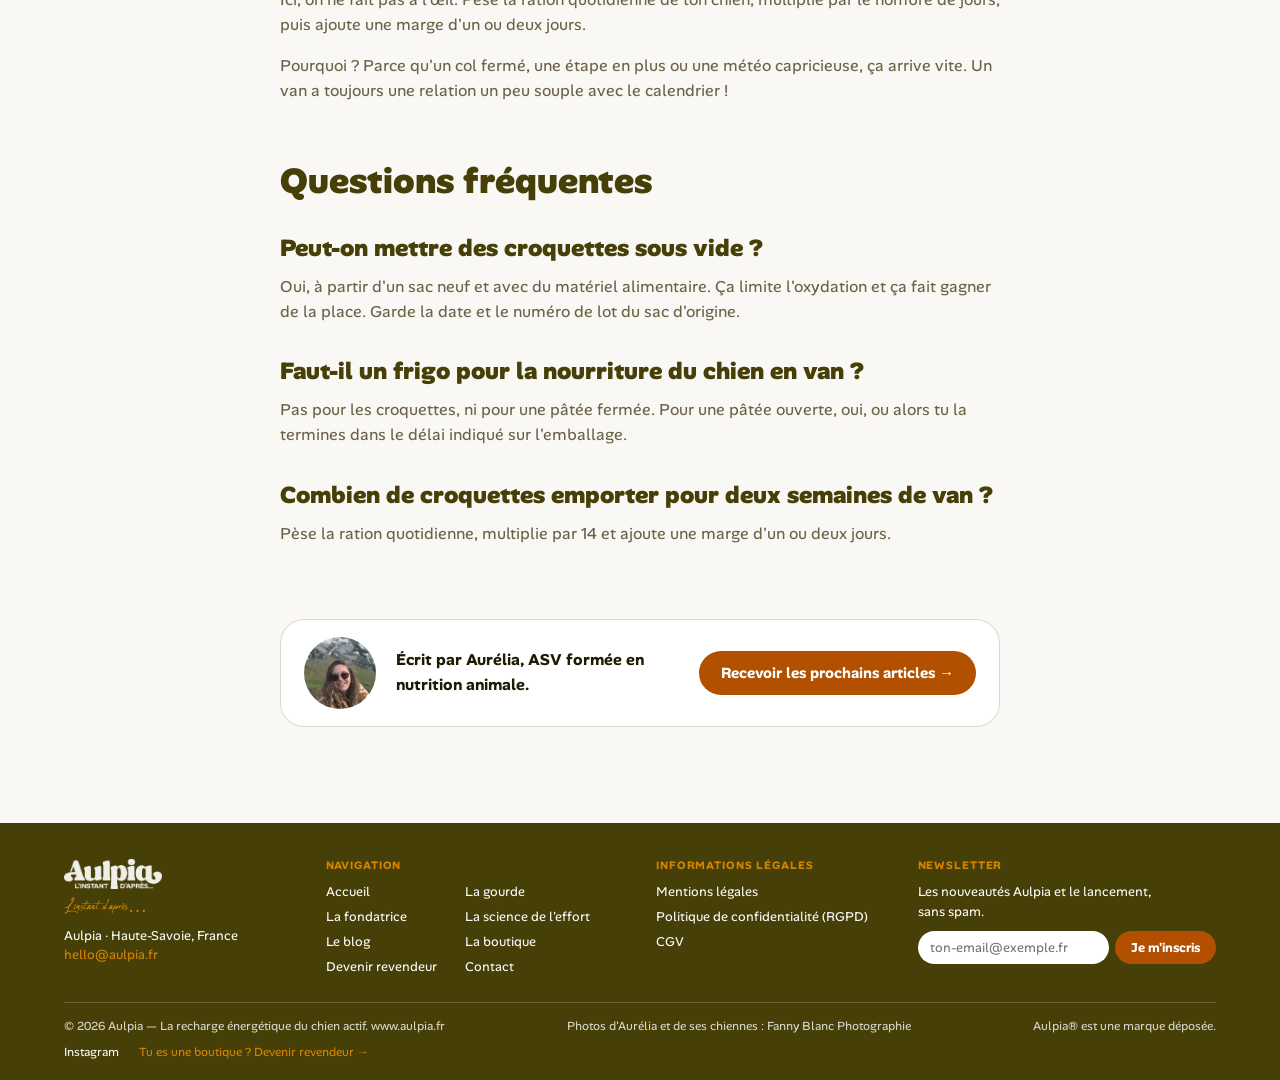
<file: blog/nourrir-chien-van-tente-de-toit/index.html>
<!DOCTYPE html>
<html lang="fr">
<head>
<meta charset="utf-8">
<meta name="viewport" content="width=device-width, initial-scale=1">
<title>Nourrir son chien en van ou tente de toit | Aulpia</title>
<meta name="description" content="Croquettes sous vide, pâtée, petits paquets : comment ranger et conserver la nourriture de ton chien en van ou en tente de toit, sans perdre de place.">
<link rel="icon" type="image/png" href="../../images/icon-a.png">
<link rel="stylesheet" href="../../css/aulpia.css">
<style>
  .article h2{margin-top:56px}
  .article h3{margin-top:32px}
  .article .dash-list,.article .checklist{margin-bottom:20px}
  .article .dash-list li strong{color:var(--text-primary)}
  .article .checklist{margin-top:8px}
  .article .checklist li{font-weight:600}
  .article a:not(.btn){text-decoration:underline;text-underline-offset:2px}
  .author{display:flex;align-items:center;gap:20px;flex-wrap:wrap;padding:18px 24px}
  .author .photo{width:72px;height:72px;border-radius:50%;flex-shrink:0}
  .author__text{flex:1 1 200px;margin:0;font-weight:700;color:var(--text-primary)}
  .author .btn{min-height:44px;padding:10px 22px;font-size:15px}
</style>
<script type="application/ld+json">
{
  "@context": "https://schema.org",
  "@type": "FAQPage",
  "mainEntity": [
    {
      "@type": "Question",
      "name": "Peut-on mettre des croquettes sous vide ?",
      "acceptedAnswer": {
        "@type": "Answer",
        "text": "Oui, à partir d'un sac neuf et avec du matériel alimentaire. Ça limite l'oxydation et ça fait gagner de la place. Garde la date et le numéro de lot du sac d'origine."
      }
    },
    {
      "@type": "Question",
      "name": "Faut-il un frigo pour la nourriture du chien en van ?",
      "acceptedAnswer": {
        "@type": "Answer",
        "text": "Pas pour les croquettes, ni pour une pâtée fermée. Pour une pâtée ouverte, oui, ou alors tu la termines dans le délai indiqué sur l'emballage."
      }
    },
    {
      "@type": "Question",
      "name": "Combien de croquettes emporter pour deux semaines de van ?",
      "acceptedAnswer": {
        "@type": "Answer",
        "text": "Pèse la ration quotidienne, multiplie par 14 et ajoute une marge d'un ou deux jours."
      }
    }
  ]
}
</script>
<script>document.documentElement.classList.add('js')</script>
<script src="../../js/aulpia.js" defer></script>
</head>
<body data-page="blog" data-root="../../">
<!--@header-->
<header class="site-header">
  <a class="site-header__logo" href="/" aria-label="Aulpia, retour à l'accueil"><img src="../../images/logo-terracotta.png" alt="Aulpia" width="92" height="28"></a>
  <button class="menu-toggle" type="button" aria-expanded="false" aria-controls="site-nav">Menu</button>
  <nav class="site-nav" id="site-nav" aria-label="Navigation principale">
    <a href="/" data-nav="accueil">Accueil</a>
    <a href="/la-gourde/" data-nav="gourde">La gourde</a>
    <a href="/la-fondatrice/" data-nav="fondatrice">La fondatrice</a>
    <a href="/la-science-de-leffort/" data-nav="science">La science</a>
    <a href="/blog/" data-nav="blog">Le blog</a>
    <a href="https://boutique.aulpia.fr/products/aulpia-recharge-energetique-chien-actif">La boutique</a>
  </nav>
</header>
<!--@/header-->
<main>

  <section class="hero-home hero-home--right" style="min-height:560px">
    <div class="hero-home__bg" data-parallax style="background-image:url('../../images/blog-van-hero.jpg');background-position:center 55%" role="img" aria-label="Voiture rouge équipée d'une tente de toit, garée au pied d'une montagne aux sommets en partie enneigés"></div>
    <div class="hero-home__shade"></div>
    <div class="hero-home__inner on-dark">
      <div class="hero-home__text" style="max-width:560px">
        <span class="eyebrow">Sorties et terrain</span>
        <h1>Nourrir son chien en van ou en tente de toit&nbsp;: le sac de 12&nbsp;kg reste à la maison</h1>
      </div>
    </div>
  </section>

  <section class="section">
    <article class="article measure" style="margin:0 auto">

      <p class="lead">Un van, c'est un peu un Tetris grandeur nature&nbsp;: tout rentre, à condition de bien choisir ses pièces&nbsp;!</p>
      <p class="lead">Le lit, la cuisine, les sacs de rando… et puis il y a le sac de croquettes de 12&nbsp;kg. Celui-là, c'est la pièce qui ne rentre jamais.</p>
      <p>Alors, on fait quoi&nbsp;? On laisse le chien à la maison&nbsp;? (Non, évidemment.) On le nourrit au sandwich&nbsp;? (Encore moins&nbsp;!)</p>
      <p>Bonne nouvelle&nbsp;: avec un peu d'organisation avant de partir, ça se règle sans frigo et sans prise de tête. Voici les trois solutions que j'utilise, et que tu peux copier sans scrupule. En tente de toit, c'est le même principe, en un peu plus petit&nbsp;!</p>

      <h2>Pourquoi la gamelle du chien est le casse-tête du van</h2>
      <p>En van, chaque centimètre carré compte. Sur un week-end, ça passe. Sur plusieurs semaines de route, la nourriture du chien devient le plus gros colis du coffre (et le plus difficile à caser&nbsp;!).</p>
      <p>Mais attention&nbsp;: gagner de la place, oui. Sacrifier la conservation, jamais.</p>
      <p>Le coupable, c'est l'air. Une croquette ouverte, c'est une croquette qui respire. Au contact de l'oxygène, ses graisses s'oxydent et finissent par rancir. Résultat&nbsp;: un aliment moins appétissant, et un chien qui te regarde d'un air de dire «&nbsp;tu es sûre de toi&nbsp;?&nbsp;». La chaleur d'un véhicule garé au soleil accélère encore le phénomène.</p>
      <p><strong>Le saviez-vous&nbsp;?</strong> C'est le même mécanisme qui donne un goût de «&nbsp;vieux&nbsp;» à une noix ou à un beurre oublié trop longtemps.</p>

      <h2>Solution 1&nbsp;: un petit paquet à chaque étape</h2>
      <p>Le sac de 12&nbsp;kg, tu l'ouvres tous les jours. Et à chaque ouverture, de l'air frais s'invite dans le paquet. Sur trois semaines de route, ça fait un sacré nombre de courants d'air&nbsp;!</p>
      <p>Alors on change de méthode&nbsp;: un petit paquet, bien fermé, pour chaque étape. Tu l'ouvres, tu le termines, tu passes au suivant. Moins d'air, donc des croquettes fraîches plus longtemps.</p>
      <p>Et pour un paquet entamé&nbsp;: un clip hermétique.</p>

      <h2>Solution 2&nbsp;: la pâtée, le joker du coffre</h2>
      <p>Elle ne paie pas de mine, mais la pâtée est une alliée précieuse en van. Fermée, elle se glisse au fond du coffre, sans frigo et sans chichi.</p>
      <p>En plus d'être pratique à doser, elle fait plaisir à ton chien pendant le voyage&nbsp;! (Un petit changement de menu, ça ne se refuse pas.)</p>
      <p>Petite précision quand même&nbsp;: tant qu'elle est fermée, tout va bien. Une fois ouverte, c'est une autre histoire. Ce qui n'est pas terminé se garde au frais et se consomme dans le délai indiqué sur l'emballage. Sans frigo, mieux vaut choisir des formats adaptés à sa ration.</p>
      <p>Autre précaution&nbsp;: si ton chien n'a pas l'habitude de la pâtée, teste-la avant de partir. Le premier jour de route n'est pas le moment idéal pour découvrir qu'il a le ventre sensible&nbsp;!</p>
      <p>Pour quatre semaines de van, en revanche, ça se complique&nbsp;: ton coffre va faire grève. La pâtée dépanne quelques jours, elle ne remplace pas le plan principal.</p>

      <h2>Solution 3&nbsp;: les croquettes sous vide (oui, comme le jambon&nbsp;!)</h2>
      <p>Les croquettes sous vide… hé oui&nbsp;! Ça paraît étonnant, et pourtant c'est redoutablement efficace.</p>
      <p>Le sous vide protège de l'air et de l'oxydation. Et surtout, le sac s'aplatit&nbsp;: il prend beaucoup moins de place. Pour un van où chaque centimètre carré compte, c'est tout bénéf&nbsp;!</p>
      <p>Tu peux même préparer des sacs avec la ration déjà prête&nbsp;: un sac, un repas (ou une journée). Plus besoin de peser tes croquettes au bord d'une falaise.</p>
      <p>Deux précautions&nbsp;:</p>
      <ul class="dash-list">
        <li>pars d'un sac neuf, pas d'un fond de sac qui traîne depuis des mois&nbsp;;</li>
        <li>garde la date et le numéro de lot du sac d'origine.</li>
      </ul>
      <p><strong>Bon à savoir&nbsp;:</strong> une photo suffit, ou un bout d'étiquette glissé dans chaque sachet. Si un doute survient un jour sur un aliment, tu sauras exactement de quoi il s'agit.</p>

      <h2>Où ranger tout ça (en van comme en tente de toit)</h2>
      <p>Dans un van&nbsp;: un coffre fermé, à l'ombre, loin des sources de chaleur. Évite le dessous de la plaque de cuisson et le pare-brise plein soleil.</p>
      <p>En tente de toit&nbsp;: même logique, avec une règle en plus. La nourriture reste dans le véhicule, dans une boîte fermée, pas dans la tente.</p>
      <p>Pas besoin de gadget&nbsp;: une boîte hermétique ou un sac étanche fait très bien le travail.</p>
      <p>Et pour l'eau, la laisse et la trousse de secours&nbsp;? Tout est dans <a href="/blog/sac-rando-chien-checklist/">la check-list du sac de rando</a>&nbsp;!</p>

      <h2>Combien de nourriture emporter&nbsp;?</h2>
      <p>Ici, on ne fait pas à l'œil. Pèse la ration quotidienne de ton chien, multiplie par le nombre de jours, puis ajoute une marge d'un ou deux jours.</p>
      <p>Pourquoi&nbsp;? Parce qu'un col fermé, une étape en plus ou une météo capricieuse, ça arrive vite. Un van a toujours une relation un peu souple avec le calendrier&nbsp;!</p>

      <h2>Questions fréquentes</h2>

      <h3>Peut-on mettre des croquettes sous vide&nbsp;?</h3>
      <p>Oui, à partir d'un sac neuf et avec du matériel alimentaire. Ça limite l'oxydation et ça fait gagner de la place. Garde la date et le numéro de lot du sac d'origine.</p>

      <h3>Faut-il un frigo pour la nourriture du chien en van&nbsp;?</h3>
      <p>Pas pour les croquettes, ni pour une pâtée fermée. Pour une pâtée ouverte, oui, ou alors tu la termines dans le délai indiqué sur l'emballage.</p>

      <h3>Combien de croquettes emporter pour deux semaines de van&nbsp;?</h3>
      <p>Pèse la ration quotidienne, multiplie par 14 et ajoute une marge d'un ou deux jours.</p>

    </article>

    <div class="callout author measure reveal" style="margin:72px auto 0">
      <div class="photo"><img src="../../images/aurelia-auteur.jpg" alt="Aurélia, ASV formée en nutrition animale, souriante en montagne" width="72" height="72" loading="lazy"></div>
      <p class="author__text">Écrit par Aurélia, ASV formée en nutrition animale.</p>
      <a class="btn" href="/blog/#newsletter">Recevoir les prochains articles →</a>
    </div>
  </section>

</main>
<!--@footer-->
<footer class="site-footer">
  <div class="site-footer__grid">
    <div class="site-footer__brand">
      <img class="site-footer__logo" src="../../images/logo-beige.png" alt="Aulpia — L'instant d'après…" width="98" height="30">
      <p class="site-footer__tagline">L'instant d'après…</p>
      <p>Aulpia · Haute-Savoie, France<br><a class="site-footer__mail" href="mailto:hello@aulpia.fr">hello@aulpia.fr</a></p>
    </div>
    <div>
      <h2 class="site-footer__title">Navigation</h2>
      <div class="site-footer__links site-footer__links--2col">
        <a href="/">Accueil</a>
        <a href="/la-gourde/">La gourde</a>
        <a href="/la-fondatrice/">La fondatrice</a>
        <a href="/la-science-de-leffort/">La science de l'effort</a>
        <a href="/blog/">Le blog</a>
        <a href="https://boutique.aulpia.fr/products/aulpia-recharge-energetique-chien-actif">La boutique</a>
        <a href="/professionnels/">Devenir revendeur</a>
        <a href="/contact/">Contact</a>
      </div>
    </div>
    <div>
      <h2 class="site-footer__title">Informations légales</h2>
      <div class="site-footer__links">
        <a href="/mentions-legales/">Mentions légales</a>
        <a href="/politique-de-confidentialite/">Politique de confidentialité (RGPD)</a>
        <a href="/cgv/">CGV</a>
      </div>
    </div>
    <div>
      <h2 class="site-footer__title">Newsletter</h2>
      <p>Les nouveautés Aulpia et le lancement, sans spam.</p>
      <form method="POST" action="https://206670fb.sibforms.com/serve/[base64]" target="_blank" data-brevo>
        <label class="sr-only" for="newsletter-email">Ton e-mail</label>
        <input class="site-footer__input" id="newsletter-email" type="email" name="EMAIL" autocomplete="email" placeholder="ton-email@exemple.fr" required>
        <input type="text" name="email_address_check" value="" tabindex="-1" autocomplete="off" aria-hidden="true" style="display:none">
        <input type="hidden" name="locale" value="fr">
        <button class="site-footer__btn" type="submit">Je m'inscris</button>
      </form>
    </div>
  </div>
  <div class="site-footer__bottom">
    <span>© 2026 Aulpia — La recharge énergétique du chien actif. www.aulpia.fr</span>
    <span>Photos d'Aurélia et de ses chiennes : Fanny Blanc Photographie</span>
    <span>Aulpia® est une marque déposée.</span>
    <div class="site-footer__bottom-links">
      <a href="https://www.instagram.com/aulpia.nutrition/" target="_blank" rel="noopener">Instagram</a>
      <a href="/professionnels/">Tu es une boutique&nbsp;? Devenir revendeur →</a>
    </div>
  </div>
</footer>
<!--@/footer-->
</body>
</html>
</file>
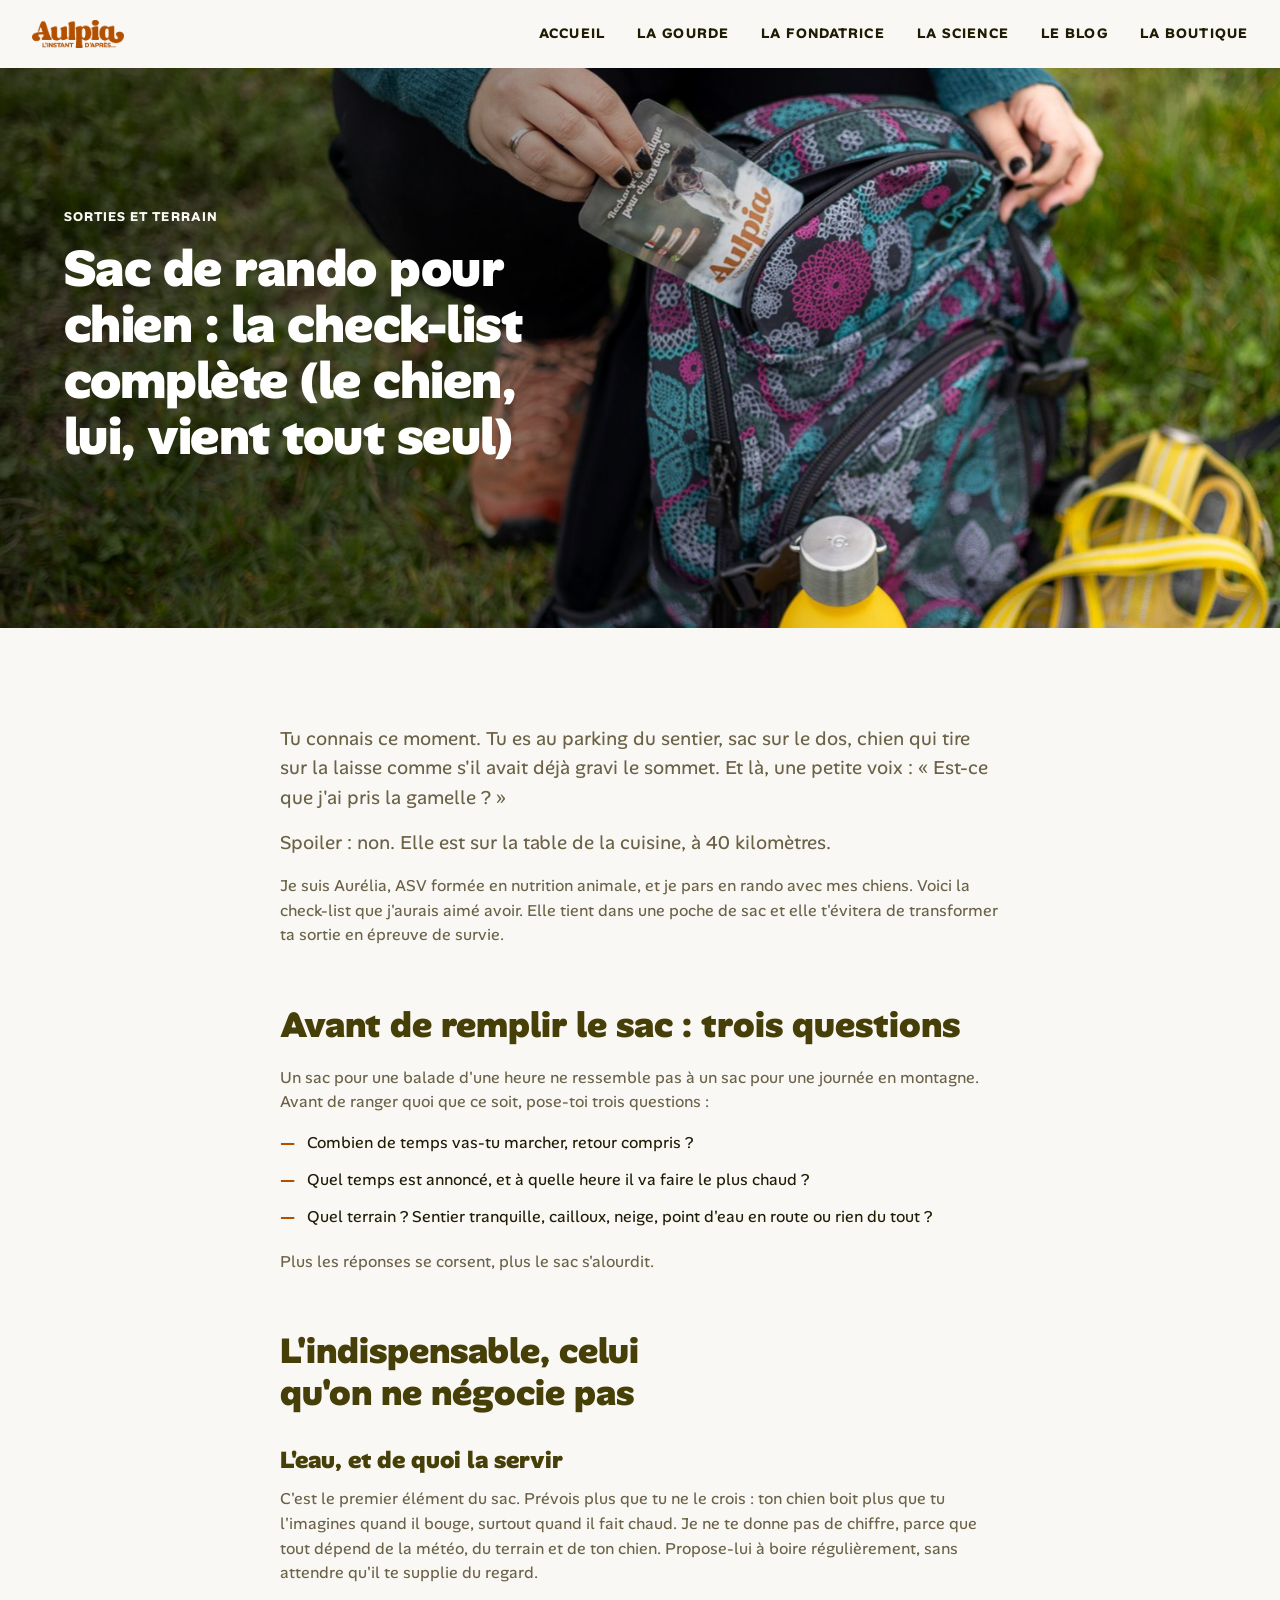
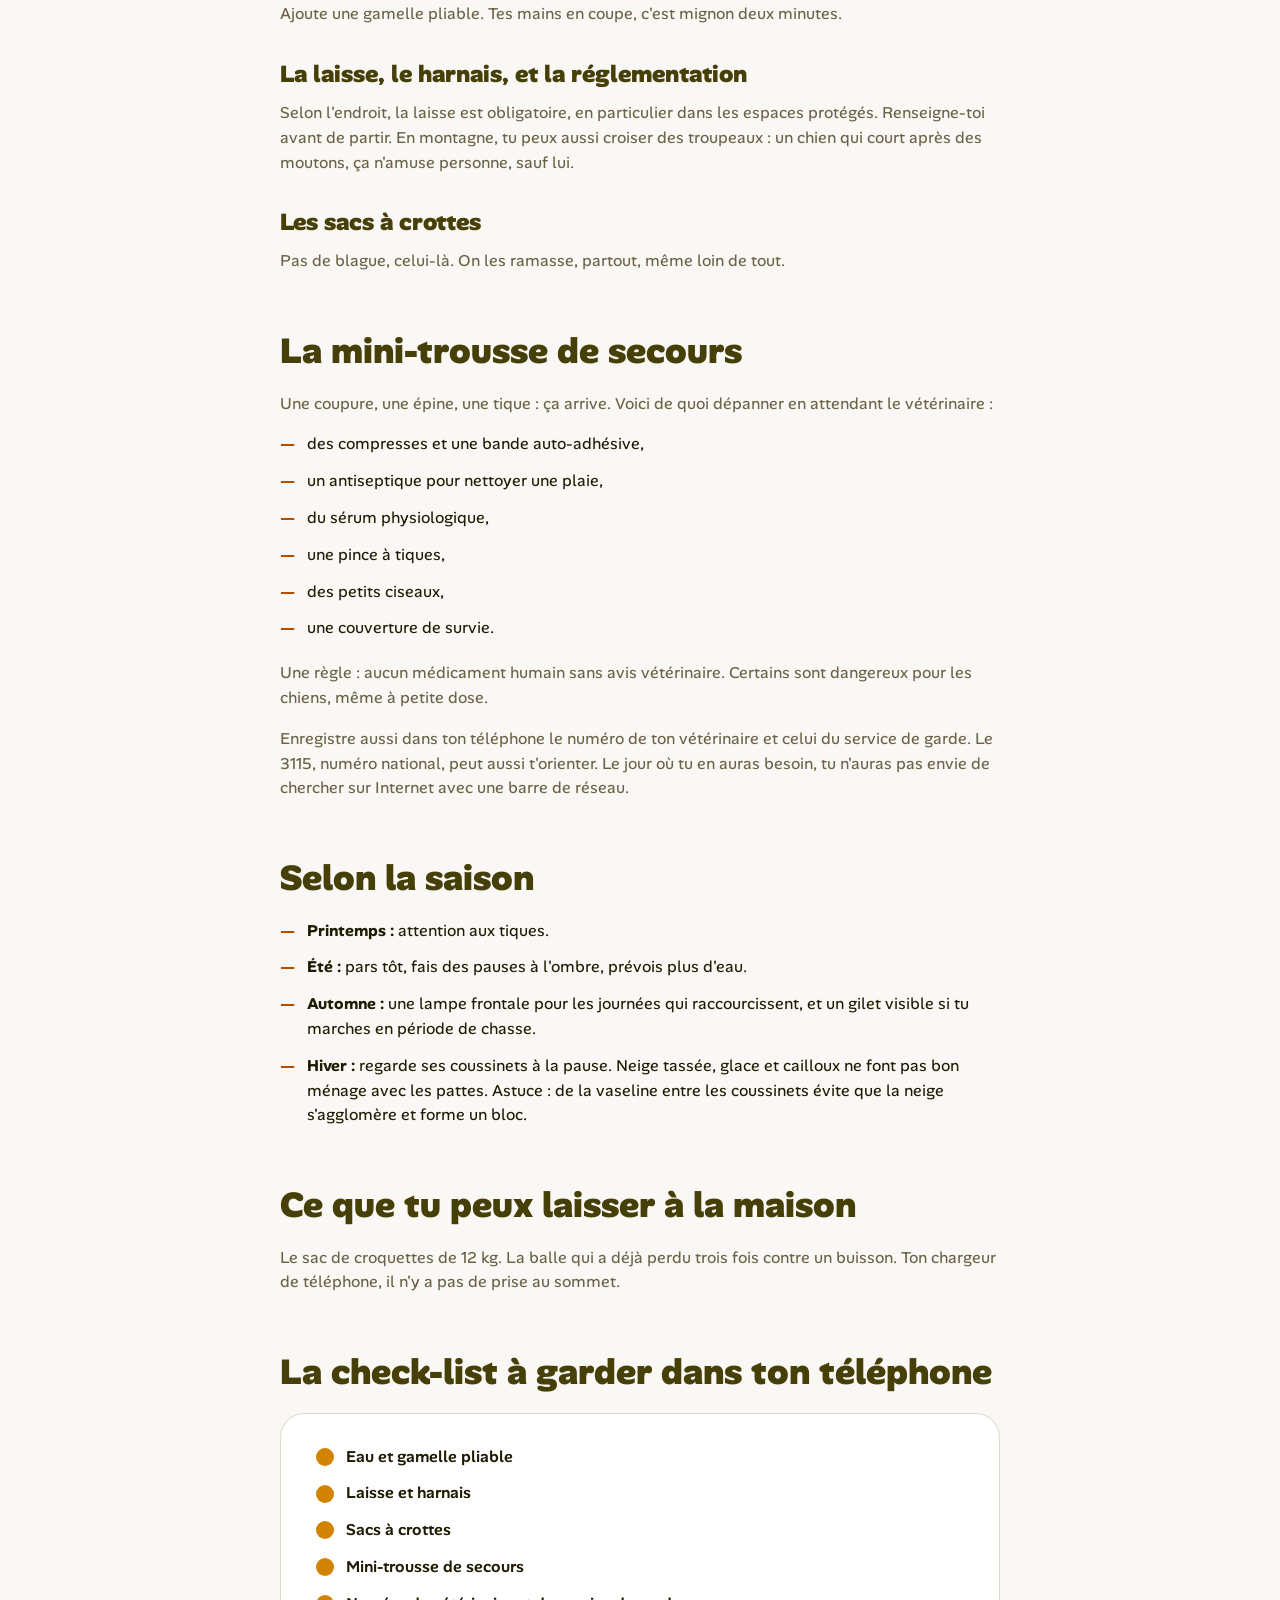
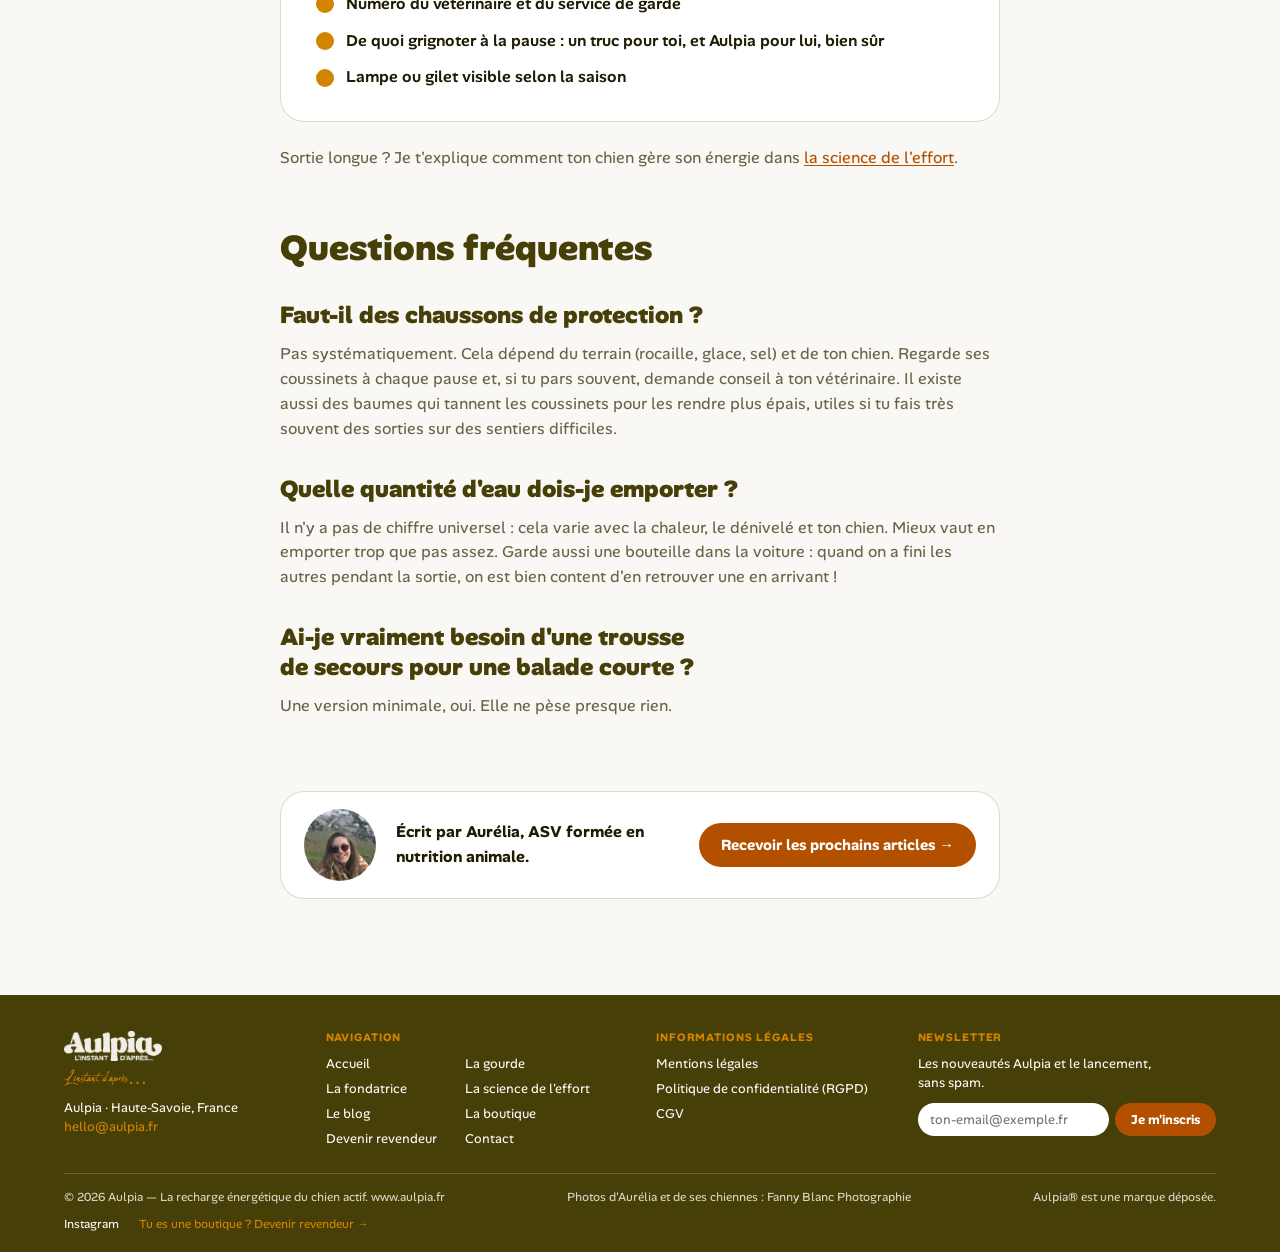
<file: blog/sac-rando-chien-checklist/index.html>
<!DOCTYPE html>
<html lang="fr">
<head>
<meta charset="utf-8">
<meta name="viewport" content="width=device-width, initial-scale=1">
<title>Sac de rando pour chien : la check-list complète | Aulpia</title>
<meta name="description" content="Eau, laisse, trousse de secours, énergie : la check-list d'une ASV pour préparer le sac de rando de ton chien, sans rien oublier.">
<link rel="icon" type="image/png" href="../../images/icon-a.png">
<link rel="stylesheet" href="../../css/aulpia.css">
<style>
  .article h2{margin-top:56px}
  .article h3{margin-top:32px}
  .article .dash-list,.article .checklist{margin-bottom:20px}
  .article .dash-list li strong{color:var(--text-primary)}
  .article .checklist{margin-top:8px}
  .article .checklist li{font-weight:600}
  .article a:not(.btn){text-decoration:underline;text-underline-offset:2px}
  .author{display:flex;align-items:center;gap:20px;flex-wrap:wrap;padding:18px 24px}
  .author .photo{width:72px;height:72px;border-radius:50%;flex-shrink:0}
  .author__text{flex:1 1 200px;margin:0;font-weight:700;color:var(--text-primary)}
  .author .btn{min-height:44px;padding:10px 22px;font-size:15px}
</style>
<script type="application/ld+json">
{
  "@context": "https://schema.org",
  "@type": "FAQPage",
  "mainEntity": [
    {
      "@type": "Question",
      "name": "Faut-il des chaussons de protection ?",
      "acceptedAnswer": {
        "@type": "Answer",
        "text": "Pas systématiquement. Cela dépend du terrain (rocaille, glace, sel) et de ton chien. Regarde ses coussinets à chaque pause et, si tu pars souvent, demande conseil à ton vétérinaire. Il existe aussi des baumes qui tannent les coussinets pour les rendre plus épais, utiles si tu fais très souvent des sorties sur des sentiers difficiles."
      }
    },
    {
      "@type": "Question",
      "name": "Quelle quantité d'eau dois-je emporter ?",
      "acceptedAnswer": {
        "@type": "Answer",
        "text": "Il n'y a pas de chiffre universel : cela varie avec la chaleur, le dénivelé et ton chien. Mieux vaut en emporter trop que pas assez. Garde aussi une bouteille dans la voiture : quand on a fini les autres pendant la sortie, on est bien content d'en retrouver une en arrivant !"
      }
    },
    {
      "@type": "Question",
      "name": "Ai-je vraiment besoin d'une trousse de secours pour une balade courte ?",
      "acceptedAnswer": {
        "@type": "Answer",
        "text": "Une version minimale, oui. Elle ne pèse presque rien."
      }
    }
  ]
}
</script>
<script>document.documentElement.classList.add('js')</script>
<script src="../../js/aulpia.js" defer></script>
</head>
<body data-page="blog" data-root="../../">
<!--@header-->
<header class="site-header">
  <a class="site-header__logo" href="/" aria-label="Aulpia, retour à l'accueil"><img src="../../images/logo-terracotta.png" alt="Aulpia" width="92" height="28"></a>
  <button class="menu-toggle" type="button" aria-expanded="false" aria-controls="site-nav">Menu</button>
  <nav class="site-nav" id="site-nav" aria-label="Navigation principale">
    <a href="/" data-nav="accueil">Accueil</a>
    <a href="/la-gourde/" data-nav="gourde">La gourde</a>
    <a href="/la-fondatrice/" data-nav="fondatrice">La fondatrice</a>
    <a href="/la-science-de-leffort/" data-nav="science">La science</a>
    <a href="/blog/" data-nav="blog">Le blog</a>
    <a href="https://boutique.aulpia.fr/products/aulpia-recharge-energetique-chien-actif">La boutique</a>
  </nav>
</header>
<!--@/header-->
<main>

  <section class="hero-home hero-home--founder" style="min-height:560px">
    <div class="hero-home__bg" data-parallax style="background-image:url('../../images/blog-sac-rando-hero.jpg');background-position:center 45%" role="img" aria-label="Une femme accroupie range une gourde Aulpia dans un sac à dos, à côté d'une gourde isotherme jaune et d'un harnais pour chien"></div>
    <div class="hero-home__shade"></div>
    <div class="hero-home__inner on-dark">
      <div class="hero-home__text" style="max-width:560px">
        <span class="eyebrow">Sorties et terrain</span>
        <h1>Sac de rando pour chien : la check-list complète (le chien, lui, vient tout seul)</h1>
      </div>
    </div>
  </section>

  <section class="section">
    <article class="article measure" style="margin:0 auto">

      <p class="lead">Tu connais ce moment. Tu es au parking du sentier, sac sur le dos, chien qui tire sur la laisse comme s'il avait déjà gravi le sommet. Et là, une petite voix&nbsp;: «&nbsp;Est-ce que j'ai pris la gamelle&nbsp;?&nbsp;»</p>
      <p class="lead">Spoiler&nbsp;: non. Elle est sur la table de la cuisine, à 40 kilomètres.</p>
      <p>Je suis Aurélia, ASV formée en nutrition animale, et je pars en rando avec mes chiens. Voici la check-list que j'aurais aimé avoir. Elle tient dans une poche de sac et elle t'évitera de transformer ta sortie en épreuve de survie.</p>

      <h2>Avant de remplir le sac&nbsp;: trois questions</h2>
      <p>Un sac pour une balade d'une heure ne ressemble pas à un sac pour une journée en montagne. Avant de ranger quoi que ce soit, pose-toi trois questions&nbsp;:</p>
      <ul class="dash-list">
        <li>Combien de temps vas-tu marcher, retour compris&nbsp;?</li>
        <li>Quel temps est annoncé, et à quelle heure il va faire le plus chaud&nbsp;?</li>
        <li>Quel terrain&nbsp;? Sentier tranquille, cailloux, neige, point d'eau en route ou rien du tout&nbsp;?</li>
      </ul>
      <p>Plus les réponses se corsent, plus le sac s'alourdit.</p>

      <h2>L'indispensable, celui qu'on ne négocie pas</h2>

      <h3>L'eau, et de quoi la servir</h3>
      <p>C'est le premier élément du sac. Prévois plus que tu ne le crois&nbsp;: ton chien boit plus que tu l'imagines quand il bouge, surtout quand il fait chaud. Je ne te donne pas de chiffre, parce que tout dépend de la météo, du terrain et de ton chien. Propose-lui à boire régulièrement, sans attendre qu'il te supplie du regard.</p>
      <p>Ajoute une gamelle pliable. Tes mains en coupe, c'est mignon deux minutes.</p>

      <h3>La laisse, le harnais, et la réglementation</h3>
      <p>Selon l'endroit, la laisse est obligatoire, en particulier dans les espaces protégés. Renseigne-toi avant de partir. En montagne, tu peux aussi croiser des troupeaux&nbsp;: un chien qui court après des moutons, ça n'amuse personne, sauf lui.</p>

      <h3>Les sacs à crottes</h3>
      <p>Pas de blague, celui-là. On les ramasse, partout, même loin de tout.</p>

      <h2>La mini-trousse de secours</h2>
      <p>Une coupure, une épine, une tique&nbsp;: ça arrive. Voici de quoi dépanner en attendant le vétérinaire&nbsp;:</p>
      <ul class="dash-list">
        <li>des compresses et une bande auto-adhésive,</li>
        <li>un antiseptique pour nettoyer une plaie,</li>
        <li>du sérum physiologique,</li>
        <li>une pince à tiques,</li>
        <li>des petits ciseaux,</li>
        <li>une couverture de survie.</li>
      </ul>
      <p>Une règle&nbsp;: aucun médicament humain sans avis vétérinaire. Certains sont dangereux pour les chiens, même à petite dose.</p>
      <p>Enregistre aussi dans ton téléphone le numéro de ton vétérinaire et celui du service de garde. Le 3115, numéro national, peut aussi t'orienter. Le jour où tu en auras besoin, tu n'auras pas envie de chercher sur Internet avec une barre de réseau.</p>

      <h2>Selon la saison</h2>
      <ul class="dash-list">
        <li><span><strong>Printemps&nbsp;:</strong> attention aux tiques.</span></li>
        <li><span><strong>Été&nbsp;:</strong> pars tôt, fais des pauses à l'ombre, prévois plus d'eau.</span></li>
        <li><span><strong>Automne&nbsp;:</strong> une lampe frontale pour les journées qui raccourcissent, et un gilet visible si tu marches en période de chasse.</span></li>
        <li><span><strong>Hiver&nbsp;:</strong> regarde ses coussinets à la pause. Neige tassée, glace et cailloux ne font pas bon ménage avec les pattes. Astuce&nbsp;: de la vaseline entre les coussinets évite que la neige s'agglomère et forme un bloc.</span></li>
      </ul>

      <h2>Ce que tu peux laisser à la maison</h2>
      <p>Le sac de croquettes de 12 kg. La balle qui a déjà perdu trois fois contre un buisson. Ton chargeur de téléphone, il n'y a pas de prise au sommet.</p>

      <h2>La check-list à garder dans ton téléphone</h2>
      <div class="callout" style="padding:32px 36px">
        <ul class="checklist" style="margin:0">
          <li>Eau et gamelle pliable</li>
          <li>Laisse et harnais</li>
          <li>Sacs à crottes</li>
          <li>Mini-trousse de secours</li>
          <li>Numéro du vétérinaire et du service de garde</li>
          <li>De quoi grignoter à la pause&nbsp;: un truc pour toi, et Aulpia pour lui, bien sûr</li>
          <li>Lampe ou gilet visible selon la saison</li>
        </ul>
      </div>
      <p style="margin-top:24px">Sortie longue&nbsp;? Je t'explique comment ton chien gère son énergie dans <a href="/la-science-de-leffort/">la science de l'effort</a>.</p>

      <h2>Questions fréquentes</h2>

      <h3>Faut-il des chaussons de protection&nbsp;?</h3>
      <p>Pas systématiquement. Cela dépend du terrain (rocaille, glace, sel) et de ton chien. Regarde ses coussinets à chaque pause et, si tu pars souvent, demande conseil à ton vétérinaire. Il existe aussi des baumes qui tannent les coussinets pour les rendre plus épais, utiles si tu fais très souvent des sorties sur des sentiers difficiles.</p>

      <h3>Quelle quantité d'eau dois-je emporter&nbsp;?</h3>
      <p>Il n'y a pas de chiffre universel&nbsp;: cela varie avec la chaleur, le dénivelé et ton chien. Mieux vaut en emporter trop que pas assez. Garde aussi une bouteille dans la voiture&nbsp;: quand on a fini les autres pendant la sortie, on est bien content d'en retrouver une en arrivant&nbsp;!</p>

      <h3>Ai-je vraiment besoin d'une trousse de secours pour une balade courte&nbsp;?</h3>
      <p>Une version minimale, oui. Elle ne pèse presque rien.</p>

    </article>

    <div class="callout author measure reveal" style="margin:72px auto 0">
      <div class="photo"><img src="../../images/aurelia-auteur.jpg" alt="Aurélia, ASV formée en nutrition animale, souriante en montagne" width="72" height="72" loading="lazy"></div>
      <p class="author__text">Écrit par Aurélia, ASV formée en nutrition animale.</p>
      <a class="btn" href="/blog/#newsletter">Recevoir les prochains articles →</a>
    </div>
  </section>

</main>
<!--@footer-->
<footer class="site-footer">
  <div class="site-footer__grid">
    <div class="site-footer__brand">
      <img class="site-footer__logo" src="../../images/logo-beige.png" alt="Aulpia — L'instant d'après…" width="98" height="30">
      <p class="site-footer__tagline">L'instant d'après…</p>
      <p>Aulpia · Haute-Savoie, France<br><a class="site-footer__mail" href="mailto:hello@aulpia.fr">hello@aulpia.fr</a></p>
    </div>
    <div>
      <h2 class="site-footer__title">Navigation</h2>
      <div class="site-footer__links site-footer__links--2col">
        <a href="/">Accueil</a>
        <a href="/la-gourde/">La gourde</a>
        <a href="/la-fondatrice/">La fondatrice</a>
        <a href="/la-science-de-leffort/">La science de l'effort</a>
        <a href="/blog/">Le blog</a>
        <a href="https://boutique.aulpia.fr/products/aulpia-recharge-energetique-chien-actif">La boutique</a>
        <a href="/professionnels/">Devenir revendeur</a>
        <a href="/contact/">Contact</a>
      </div>
    </div>
    <div>
      <h2 class="site-footer__title">Informations légales</h2>
      <div class="site-footer__links">
        <a href="/mentions-legales/">Mentions légales</a>
        <a href="/politique-de-confidentialite/">Politique de confidentialité (RGPD)</a>
        <a href="/cgv/">CGV</a>
      </div>
    </div>
    <div>
      <h2 class="site-footer__title">Newsletter</h2>
      <p>Les nouveautés Aulpia et le lancement, sans spam.</p>
      <form method="POST" action="https://206670fb.sibforms.com/serve/[base64]" target="_blank" data-brevo>
        <label class="sr-only" for="newsletter-email">Ton e-mail</label>
        <input class="site-footer__input" id="newsletter-email" type="email" name="EMAIL" autocomplete="email" placeholder="ton-email@exemple.fr" required>
        <input type="text" name="email_address_check" value="" tabindex="-1" autocomplete="off" aria-hidden="true" style="display:none">
        <input type="hidden" name="locale" value="fr">
        <button class="site-footer__btn" type="submit">Je m'inscris</button>
      </form>
    </div>
  </div>
  <div class="site-footer__bottom">
    <span>© 2026 Aulpia — La recharge énergétique du chien actif. www.aulpia.fr</span>
    <span>Photos d'Aurélia et de ses chiennes : Fanny Blanc Photographie</span>
    <span>Aulpia® est une marque déposée.</span>
    <div class="site-footer__bottom-links">
      <a href="https://www.instagram.com/aulpia.nutrition/" target="_blank" rel="noopener">Instagram</a>
      <a href="/professionnels/">Tu es une boutique&nbsp;? Devenir revendeur →</a>
    </div>
  </div>
</footer>
<!--@/footer-->
</body>
</html>
</file>
<file: css/aulpia.css>
/* Aulpia — feuille de style unique du site (tokens du design system Aulpia) */
@font-face{font-family:'Alan Sans';font-style:normal;font-weight:300 900;font-display:swap;src:url('../fonts/AlanSans-Variable.ttf') format('truetype-variations'),url('../fonts/AlanSans-Variable.ttf') format('truetype')}
@font-face{font-family:'Abuget';font-style:normal;font-weight:400;font-display:swap;src:url('../fonts/Abuget.ttf') format('truetype')}

:root{
  --terracotta-200:#ebb799;--terracotta-300:#dc9469;--terracotta-400:#c9723a;--terracotta:#b35000;--terracotta-600:#8d4108;--terracotta-800:#47240b;
  --miel-200:#f6cca1;--miel-300:#edb373;--miel-400:#e19b45;--miel:#d28300;--miel-700:#7a4d11;--miel-800:#513510;--honey:var(--miel);
  --olive-100:#d9d5c9;--olive-200:#b4ad95;--olive-300:#8f8664;--olive-400:#6b6136;--olive:#473f08;--olive-800:#201c04;
  --miel-tint:#f8e4cf;--beige-100:#fcfcfa;--beige-200:#f9f8f5;--beige:#efeee7;--cream-warm:var(--beige-200);--white:#fff;
  --bg-page:var(--beige-200);--bg-surface:var(--white);
  --text-primary:var(--olive-800);--text-muted:#6b6247;
  --accent-primary:var(--terracotta);--accent-primary-hover:var(--terracotta-600);
  --border-subtle:#ded9c8;--border-strong:var(--olive-800);
  --link:var(--terracotta);--link-hover:var(--terracotta-600);

  --font-body:'Alan Sans',-apple-system,'Segoe UI',sans-serif;
  --font-accent:'Abuget',cursive;

  /* Échelle typographique unique du site */
  --fs-h1:52px;--fs-h2:36px;--fs-h3:24px;
  --fs-lead:19px;--fs-body:16px;--fs-small:14px;--fs-eyebrow:13px;
  --fs-accent:48px;--fs-quote:42px;
  --lh-tight:1.08;--lh-heading:1.15;--lh-body:1.55;--ls-eyebrow:0.08em;

  --radius-s:8px;--radius-m:14px;--radius-l:24px;--radius-pill:999px;
  --shadow-card:0 2px 12px rgba(32,28,4,0.08);--shadow-raised:0 8px 24px rgba(32,28,4,0.14);
  --ease:cubic-bezier(.4,0,.2,1);

  /* Largeurs et rythme */
  --container:1180px;--measure:720px;--narrow:600px;
  --section-y:96px;--gutter:64px;--split-gap:64px;
}
@media (max-width:960px){:root{--fs-h1:42px;--fs-h2:31px;--fs-h3:22px;--fs-accent:40px;--fs-quote:36px;--section-y:76px;--gutter:36px;--split-gap:44px}}
@media (max-width:600px){:root{--fs-h1:34px;--fs-h2:27px;--fs-h3:20px;--fs-lead:17px;--fs-accent:34px;--fs-quote:30px;--section-y:60px;--gutter:20px;--split-gap:32px}}

*{box-sizing:border-box}
html{-webkit-text-size-adjust:100%;scroll-behavior:smooth}
body{margin:0;background:var(--bg-page);color:var(--text-primary);font-family:var(--font-body);font-size:var(--fs-body);line-height:var(--lh-body);-webkit-font-smoothing:antialiased}
img{max-width:100%;display:block}
a{color:var(--link);text-decoration:none}
a:hover{color:var(--link-hover)}
:focus-visible{outline:2px solid var(--accent-primary);outline-offset:3px}
.sr-only{position:absolute;width:1px;height:1px;padding:0;margin:-1px;overflow:hidden;clip:rect(0,0,0,0);white-space:nowrap;border:0}

/* ---------- En-tête (identique sur toutes les pages) ---------- */
.site-header{position:relative;z-index:30;display:flex;align-items:center;justify-content:space-between;gap:24px;padding:20px 32px;background:var(--bg-page)}
.site-header__logo{display:flex}
.site-header__logo img{height:28px;width:auto}
.site-nav{display:flex;align-items:center;gap:32px}
.site-nav a{font-size:var(--fs-small);font-weight:700;letter-spacing:var(--ls-eyebrow);text-transform:uppercase;color:var(--text-primary);transition:color .2s var(--ease)}
.site-nav a:hover,.site-nav a[aria-current="page"]{color:var(--accent-primary)}
.menu-toggle{display:none;align-items:center;justify-content:center;min-height:44px;padding:0 18px;border:none;border-radius:var(--radius-pill);background:transparent;box-shadow:inset 0 0 0 1px var(--border-strong);font-family:var(--font-body);font-size:var(--fs-eyebrow);font-weight:700;letter-spacing:var(--ls-eyebrow);text-transform:uppercase;color:var(--text-primary);cursor:pointer}
@media (max-width:880px){
  .site-header{padding:14px 20px}
  .menu-toggle{display:inline-flex}
  .site-nav{display:none;position:absolute;top:100%;left:0;right:0;flex-direction:column;align-items:stretch;gap:0;padding:4px 20px 20px;background:var(--bg-page);box-shadow:0 16px 24px rgba(32,28,4,0.08)}
  .site-header.is-open .site-nav{display:flex}
  .site-nav a{padding:15px 0;border-bottom:1px solid var(--border-subtle);font-size:15px}
}

/* ---------- Pied de page (identique sur toutes les pages) ---------- */
.site-footer{background:var(--olive);color:var(--cream-warm);padding:36px 64px 18px;font-size:13px}
.site-footer__grid{max-width:1180px;margin:0 auto;display:grid;grid-template-columns:1fr 1.3fr 1fr 1.3fr;gap:32px;align-items:start}
.site-footer__logo{height:30px;width:auto;margin-bottom:8px}
.site-footer .site-footer__tagline{font-family:var(--font-accent);font-size:19px;line-height:1.1;color:var(--honey);margin:0 0 8px}
.site-footer p{font-size:13px;line-height:1.5;margin:0;color:var(--cream-warm)}
.site-footer__title{font-size:11px;font-weight:700;letter-spacing:var(--ls-eyebrow);text-transform:uppercase;color:var(--honey);margin:0 0 10px;line-height:1.2}
.site-footer__links{display:flex;flex-direction:column;gap:5px}
.site-footer__links--2col{display:grid;grid-template-columns:repeat(2,max-content);gap:5px 28px}
.site-footer a{font-size:13px;color:var(--cream-warm);transition:color .25s var(--ease)}
.site-footer a:hover{color:var(--honey)}
.site-footer .site-footer__mail{color:var(--honey)}
.site-footer .site-footer__mail:hover{color:var(--miel-300)}
.site-footer form{margin:10px 0 0;display:flex;gap:6px}
.site-footer__input{flex:1;min-width:0;padding:8px 12px;border:none;border-radius:var(--radius-pill);font-family:var(--font-body);font-size:13px;background:var(--white);color:var(--text-primary)}
.site-footer__btn{flex-shrink:0;border:none;cursor:pointer;font-family:var(--font-body);font-weight:700;font-size:13px;border-radius:var(--radius-pill);padding:8px 16px;background:var(--accent-primary);color:var(--white)}
.site-footer__btn:hover{background:var(--accent-primary-hover)}
a.site-footer__btn,a.site-footer__btn:hover{color:var(--white)}
.site-footer .site-footer__thanks{color:var(--honey);font-weight:700;margin-top:10px}
.site-footer__bottom{max-width:1180px;margin:24px auto 0;padding-top:14px;border-top:1px solid rgba(239,238,231,0.2);display:flex;align-items:center;justify-content:space-between;flex-wrap:wrap;gap:8px 24px}
.site-footer__bottom span{font-size:12px;color:var(--cream-warm);opacity:.8}
.site-footer__bottom-links{display:flex;gap:20px;flex-wrap:wrap}
.site-footer__bottom a{font-size:12px}
.site-footer__bottom a:last-child{color:var(--honey)}
@media (max-width:960px){.site-footer{padding:32px 36px 16px}.site-footer__grid{grid-template-columns:1fr 1fr;gap:24px 32px}}
@media (max-width:600px){.site-footer{padding:28px 20px 16px}.site-footer__grid{grid-template-columns:1fr;gap:20px}.site-footer__links--2col{grid-template-columns:1fr 1fr;column-gap:16px}.site-footer__bottom{flex-direction:column;align-items:flex-start}}

/* ---------- Mise en page ---------- */
.section{padding:var(--section-y) var(--gutter)}
.container{max-width:var(--container);margin:0 auto}
.measure{max-width:var(--measure)}
.narrow{max-width:var(--narrow);margin-left:auto;margin-right:auto}
.center{text-align:center}
.split{display:grid;grid-template-columns:repeat(2,minmax(0,1fr));gap:var(--split-gap);align-items:center}
.split--top{align-items:start}
.grid-2,.grid-3,.grid-4{display:grid;gap:24px}
.grid-2{grid-template-columns:repeat(2,minmax(0,1fr))}
.grid-3{grid-template-columns:repeat(3,minmax(0,1fr))}
@media (max-width:860px){.split{grid-template-columns:1fr !important}.split > .photo.ratio-3-4,.split > .photo.ratio-4-5{aspect-ratio:4/3;max-width:none !important}}
@media (max-width:760px){.grid-3{grid-template-columns:1fr}}
@media (max-width:640px){.grid-2{grid-template-columns:1fr}}

.section--olive{background:var(--olive)}
.section--dark{background:var(--olive-800)}
.section--photo{position:relative;background-size:cover;background-position:center}
.section--photo > *{position:relative}

/* ---------- Typographie ---------- */
h1,h2,h3{font-family:var(--font-body);font-weight:800;color:var(--olive);text-wrap:balance}
h1,.h1{font-size:var(--fs-h1);line-height:var(--lh-tight);letter-spacing:-0.01em;margin:0 0 24px}
h2,.h2{font-size:var(--fs-h2);line-height:var(--lh-heading);margin:0 0 20px}
h3,.h3{font-size:var(--fs-h3);line-height:1.25;margin:0 0 12px}
p{margin:0 0 16px;color:var(--text-muted);text-wrap:pretty}
p:last-child{margin-bottom:0}
.lead{font-size:var(--fs-lead)}
.strong-lead{font-size:var(--fs-lead);font-weight:600;color:var(--olive)}
.eyebrow{display:block;font-size:var(--fs-eyebrow);font-weight:700;letter-spacing:var(--ls-eyebrow);text-transform:uppercase;color:var(--accent-primary);margin:0 0 14px}
.caption{font-size:var(--fs-small);color:var(--text-muted);line-height:var(--lh-body)}
.accent{display:block;font-family:var(--font-accent);font-weight:400;font-size:var(--fs-accent);line-height:1.15;color:var(--honey);margin:0 0 8px}
.section-head{max-width:var(--measure);margin-bottom:48px}
.section-head--center{margin-left:auto;margin-right:auto;text-align:center}
.section-head > :last-child{margin-bottom:0}
.legal-list{text-transform:uppercase;letter-spacing:var(--ls-eyebrow);font-size:var(--fs-small);font-weight:700;color:var(--text-primary)}

/* Fonds sombres : un seul jeu de couleurs */
.on-dark h1,.on-dark h2,.on-dark h3{color:var(--cream-warm)}
.on-dark p,.on-dark .caption,.on-dark .strong-lead{color:var(--cream-warm)}
.on-dark .eyebrow{color:var(--honey)}
.on-dark .link-arrow{color:var(--honey)}
.on-dark .link-arrow:hover{color:var(--miel-300)}
/* Cartes blanches posées sur un fond sombre : texte foncé lisible */
.on-dark .card:not(.card--dark) h3{color:var(--olive)}
.on-dark .card:not(.card--dark) p{color:var(--text-primary)}
.on-dark .card:not(.card--dark) .eyebrow{color:var(--accent-primary)}

/* ---------- Boutons et liens ---------- */
/* Une seule animation pour tous les boutons du site : léger soulèvement + couleur plus profonde */
.btn,.site-footer__btn,.menu-toggle{transition:background-color .25s var(--ease),color .25s var(--ease),box-shadow .25s var(--ease),transform .25s var(--ease)}
.btn:hover,.site-footer__btn:hover{transform:translateY(-2px);box-shadow:0 6px 16px rgba(32,28,4,0.18)}
.btn:active,.site-footer__btn:active{transform:translateY(0);box-shadow:none}
.btn{display:inline-flex;align-items:center;justify-content:center;gap:8px;min-height:52px;padding:15px 32px;border:none;border-radius:var(--radius-pill);background:var(--accent-primary);color:var(--white);font-family:var(--font-body);font-size:var(--fs-lead);font-weight:700;line-height:1.2;text-align:center;cursor:pointer}
.btn:hover{background:var(--accent-primary-hover);color:var(--white)}
.on-dark .btn{background:var(--miel);color:var(--olive-800)}
.on-dark .btn:hover{background:var(--miel-400);color:var(--olive-800)}
.btn--ghost,.on-dark .btn--ghost{background:transparent;color:var(--cream-warm);box-shadow:inset 0 0 0 1.5px var(--cream-warm)}
.btn--ghost:hover,.on-dark .btn--ghost:hover{background:rgba(249,248,245,0.14);color:var(--cream-warm);box-shadow:inset 0 0 0 1.5px var(--cream-warm),0 6px 16px rgba(32,28,4,0.18)}
.menu-toggle:hover{background:var(--olive-800);color:var(--cream-warm)}
.link-arrow{display:inline-block;font-size:var(--fs-body);font-weight:700;color:var(--link);transition:color .25s var(--ease),transform .25s var(--ease)}
.link-arrow:hover{transform:translateX(3px)}
.actions{display:flex;flex-wrap:wrap;align-items:center;gap:16px 28px;margin-top:32px}
.actions--center{justify-content:center}
@media (max-width:600px){.btn{width:100%;padding:15px 24px}.actions{gap:16px}}

/* ---------- Étiquettes ---------- */
.tags{display:flex;flex-wrap:wrap;gap:10px;margin:24px 0 0}
.tag{display:inline-flex;align-items:center;white-space:nowrap;padding:5px 14px;border-radius:var(--radius-pill);box-shadow:inset 0 0 0 1px var(--border-strong);font-size:var(--fs-eyebrow);font-weight:700;letter-spacing:var(--ls-eyebrow);text-transform:uppercase;color:var(--text-primary)}

/* ---------- Photos ---------- */
.photo{border-radius:var(--radius-l);overflow:hidden;background:var(--beige)}
.photo img{width:100%;height:100%;object-fit:cover;transition:transform 1.2s cubic-bezier(.2,.6,.2,1)}
.photo:hover img{transform:scale(1.04)}
.ratio-3-4{aspect-ratio:3/4}.ratio-4-5{aspect-ratio:4/5}.ratio-4-3{aspect-ratio:4/3}.ratio-16-9{aspect-ratio:16/9}
.photo-band{height:280px;border-radius:var(--radius-l);overflow:hidden}
.photo-band img{width:100%;height:100%;object-fit:cover}
@media (max-width:600px){.photo-band{height:200px}}

/* ---------- Cartes ---------- */
.card{display:flex;flex-direction:column;background:var(--bg-surface);border-radius:var(--radius-l);box-shadow:var(--shadow-card);overflow:hidden}
.card__img{width:100%;aspect-ratio:4/3;object-fit:cover}
.card__body{display:flex;flex-direction:column;gap:8px;padding:28px;flex:1}
.card__body .eyebrow{margin:0}
.card h3{margin:0}
.card p{margin:0}
.card--line{border-top:4px solid var(--honey)}
.card--dark{background:var(--olive-800);box-shadow:none}
.card--dark h3{color:var(--cream-warm)}
.card--dark p{color:var(--olive-100)}
.card__number{font-size:56px;font-weight:800;line-height:1;letter-spacing:-0.02em;color:var(--honey)}
.card dl{margin:8px 0 0;display:flex;flex-direction:column;gap:14px}
.card dt{font-size:var(--fs-eyebrow);font-weight:700;letter-spacing:var(--ls-eyebrow);text-transform:uppercase;color:var(--accent-primary);margin-bottom:2px}
.card dd{margin:0;font-size:var(--fs-small);color:var(--text-muted);line-height:var(--lh-body)}

/* ---------- Encadrés ---------- */
.callout{background:var(--bg-surface);border-radius:var(--radius-l);box-shadow:inset 0 0 0 1px var(--border-subtle);padding:48px}
.callout--small{padding:22px 26px}
.callout--small p{color:var(--text-primary)}
.callout--highlight{background:var(--miel);box-shadow:none;text-align:center}
.callout--highlight p{font-size:22px;font-weight:800;line-height:1.45;color:var(--olive-800);max-width:820px;margin:0 auto}
.callout--figure{display:flex;align-items:center;gap:24px;flex-wrap:wrap;background:var(--beige);box-shadow:none;padding:32px 36px}
.callout--figure strong{font-size:44px;font-weight:800;line-height:1;color:var(--accent-primary);white-space:nowrap}
.callout--figure p{color:var(--olive-800);max-width:480px;margin:0}
@media (max-width:600px){.callout{padding:28px 22px}.callout--highlight p{font-size:19px}}

/* ---------- Citations ---------- */
.pullquote{margin:0;padding:0 0 0 28px;border-left:3px solid var(--honey)}
.pullquote p{font-family:var(--font-accent);font-size:var(--fs-quote);line-height:1.3;color:var(--olive);margin:0}
.on-dark .pullquote p{color:var(--cream-warm)}

/* ---------- Listes ---------- */
.dash-list{list-style:none;margin:0;padding:0;display:flex;flex-direction:column;gap:12px}
.dash-list li{display:flex;gap:12px;align-items:flex-start;line-height:var(--lh-body);color:var(--text-primary)}
.dash-list li::before{content:"—";flex-shrink:0;font-weight:700;color:var(--accent-primary)}
.dash-list--muted li{color:var(--text-muted)}
.dash-list--muted li::before{color:var(--olive-300)}
.on-dark .dash-list li{color:var(--cream-warm)}
.on-dark .dash-list li::before{color:var(--honey)}
.dash-list--2col{display:grid;grid-template-columns:1fr 1fr;gap:12px 32px}
@media (max-width:700px){.dash-list--2col{grid-template-columns:1fr}}
.def-list{display:flex;flex-direction:column}
.def-list > div{padding:16px 0;border-bottom:1px solid var(--border-subtle)}
.def-list > div:first-child{padding-top:0}
.def-list strong{display:block;font-size:var(--fs-body);color:var(--text-primary)}
.def-list span{display:block;font-size:var(--fs-small);color:var(--text-muted);margin-top:4px}
.def-list p{font-size:var(--fs-small);color:var(--text-primary);margin:6px 0 0}

/* ---------- Tableaux ---------- */
.table-wrap{border:1px solid var(--border-subtle);border-radius:var(--radius-m);overflow:hidden;background:var(--bg-surface)}
.table{width:100%;border-collapse:collapse;font-size:var(--fs-small)}
.table th{padding:12px 16px;background:var(--beige);text-align:left;font-size:12px;font-weight:700;letter-spacing:var(--ls-eyebrow);text-transform:uppercase;color:var(--text-primary)}
.table td{padding:12px 16px;border-top:1px solid var(--border-subtle);color:var(--text-muted)}
.table td:first-child{color:var(--text-primary);font-weight:600}
@media (max-width:480px){.table th,.table td{padding:10px 12px}}

/* ---------- Prix ---------- */
.prices{display:grid;grid-template-columns:repeat(3,minmax(0,1fr));gap:14px;margin:0 0 8px}
.price{display:flex;flex-direction:column;padding:18px 16px;border-radius:var(--radius-m);background:var(--bg-surface);box-shadow:var(--shadow-card)}
.price__name{font-size:var(--fs-small);font-weight:700;color:var(--text-primary);line-height:1.3}
.price__qty{font-size:13px;color:var(--text-muted);margin:4px 0 14px}
.price__amount{margin-top:auto;font-size:24px;font-weight:800;color:var(--olive)}
.price__unit{font-size:13px;font-weight:700;color:var(--text-primary);margin-top:2px}
.price__saving{font-size:13px;color:var(--text-muted)}
@media (max-width:600px){.prices{grid-template-columns:1fr}.price{display:grid;grid-template-columns:1fr auto;column-gap:12px}.price__qty{margin:2px 0 0}.price__amount{grid-column:2;grid-row:1/3;align-self:center;margin:0}.price__unit,.price__saving{grid-column:1/-1}}

/* ---------- FAQ ---------- */
.faq{border-top:1px solid var(--border-subtle)}
.faq details{border-bottom:1px solid var(--border-subtle)}
.faq summary{list-style:none;display:flex;align-items:center;justify-content:space-between;gap:16px;padding:20px 4px;cursor:pointer;font-size:var(--fs-lead);font-weight:700;color:var(--text-primary)}
.faq summary::-webkit-details-marker{display:none}
.faq summary::after{content:"+";flex-shrink:0;font-size:24px;line-height:1;color:var(--accent-primary)}
.faq details[open] summary::after{content:"–"}
.faq details p{margin:0;padding:0 4px 24px}

/* ---------- Formulaires ---------- */
.form{display:flex;flex-direction:column;gap:16px}
.form-row{display:grid;grid-template-columns:1fr 1fr;gap:16px}
.field{display:flex;flex-direction:column;gap:6px}
.field span{font-size:var(--fs-small);font-weight:600;color:var(--text-primary)}
.field input,.field select,.field textarea{width:100%;font-family:var(--font-body);font-size:var(--fs-body);padding:12px 16px;border-radius:var(--radius-s);border:1.5px solid var(--border-subtle);outline:none;background:var(--bg-surface);color:var(--text-primary);transition:border-color .12s var(--ease)}
.field textarea{min-height:140px;resize:vertical}
.field input:focus,.field select:focus,.field textarea:focus{border-color:var(--accent-primary)}
.on-dark .field span{color:var(--cream-warm)}
.form__note{font-size:var(--fs-small)}
.form__thanks{font-weight:700;color:var(--accent-primary)}
.on-dark .form__thanks{color:var(--honey)}
@media (max-width:600px){.form-row{grid-template-columns:1fr}}

/* ---------- Apparition au défilement ---------- */
.js .reveal{opacity:0;transform:translateY(24px);transition:opacity .8s cubic-bezier(.2,.6,.2,1),transform .8s cubic-bezier(.2,.6,.2,1)}
.js .reveal.is-visible{opacity:1;transform:none}
@keyframes aulpiaHeroZoom{from{transform:scale(1.1)}to{transform:scale(1)}}
@keyframes aulpiaFadeUp{from{opacity:0;transform:translateY(16px)}to{opacity:1;transform:none}}
@media (prefers-reduced-motion:reduce){.js .reveal{opacity:1;transform:none;transition:none}*{animation:none !important}.photo img{transition:none}}

/* =========================================================
   Spécifique par page (même vocabulaire)
   ========================================================= */

/* Accueil — hero photo */
.hero-home{position:relative;min-height:640px;display:flex;align-items:center;overflow:hidden;background:var(--olive-800)}
.hero-home__bg{position:absolute;left:0;right:0;top:-12%;height:124%;background-size:cover;background-position:center 40%;will-change:transform;animation:aulpiaFadeIn 1.4s ease-out both}
@keyframes aulpiaFadeIn{from{opacity:0}to{opacity:1}}
.hero-home__shade{position:absolute;inset:0;background:linear-gradient(180deg,rgba(24,28,4,0.2) 0%,rgba(24,28,4,0.58) 100%)}
.hero-home__inner{position:relative;width:100%;max-width:1280px;margin:0 auto;padding:var(--section-y) var(--gutter)}
.hero-home__text{max-width:620px;animation:aulpiaFadeUp 1.2s ease-out .3s both}
.hero-home h1{color:var(--white)}
.hero-home--right{min-height:680px}
.hero-home--left .hero-home__shade{background:linear-gradient(90deg,rgba(0,0,0,0.6) 0%,rgba(0,0,0,0.38) 45%,rgba(0,0,0,0) 80%)}
@media (max-width:960px){.hero-home--left .hero-home__shade{background:rgba(0,0,0,0.5)}}
.hero-home--right .hero-home__text{margin-left:auto;max-width:600px}
.hero-home--right .hero-home__shade{background:linear-gradient(90deg,rgba(0,0,0,0) 0%,rgba(0,0,0,0.12) 40%,rgba(0,0,0,0.5) 100%)}
@media (max-width:960px){.hero-home--right .hero-home__text{max-width:500px}}
.hero-home--pros .hero-home__bg{left:-30%}
.hero-home--pros .hero-home__text{max-width:460px}
.hero-home--pros .hero-home__shade{background:linear-gradient(90deg,rgba(0,0,0,0) 0%,rgba(0,0,0,0.35) 45%,rgba(0,0,0,0.68) 100%)}
.hero-home--pros .eyebrow{color:var(--cream-warm)}
.hero-home--pros .hero-home__text{text-align:right}
.hero-home--pros .actions{justify-content:flex-end}
@media (max-width:760px){.hero-home--pros .hero-home__text{text-align:left}.hero-home--pros .actions{justify-content:flex-start}}
@media (max-width:1240px){.hero-home--pros .hero-home__shade{background:rgba(0,0,0,0.55)}}
@media (max-width:760px){.hero-home--right .hero-home__text{margin-left:0;max-width:none}.hero-home--pros .hero-home__bg{left:0}.hero-home--pros .hero-home__shade{background:rgba(0,0,0,0.55)}.hero-home--right .hero-home__shade{background:rgba(0,0,0,0.42)}}
@media (max-width:600px){.hero-home{min-height:0}.hero-home__shade{background:rgba(24,28,4,0.6)}}

/* Accueil — cycle */
.cycle{position:relative;width:min(320px,80vw);aspect-ratio:1;margin:0 auto}
.cycle__ring{position:absolute;inset:14%;border-radius:50%;border:2px dashed rgba(237,179,115,0.45)}
.cycle__arrow{position:absolute;transform:translate(-50%,-50%);color:var(--honey);font-size:20px;font-weight:700;line-height:1}
.cycle__step{position:absolute;transform:translate(-50%,-50%);width:30%;aspect-ratio:1;border-radius:50%;display:flex;align-items:center;justify-content:center;text-align:center;box-shadow:var(--shadow-card)}
.cycle__step small{display:block;font-size:10px;font-weight:700;letter-spacing:.08em;opacity:.75}
.cycle__step b{display:block;font-size:12px;font-weight:800;margin-top:2px}
.cycle__center{position:absolute;left:50%;top:50%;transform:translate(-50%,-50%);width:38%;text-align:center}
.cycle__center strong{display:block;font-size:28px;font-weight:800;line-height:1;color:var(--honey)}
.cycle__center span{display:block;font-size:12px;line-height:1.3;margin-top:6px;color:var(--cream-warm)}

/* Accueil — ingrédients */
.ingredients{display:grid;grid-template-columns:repeat(2,minmax(0,1fr));gap:14px;max-width:460px;width:100%;justify-self:center}
.ingredient{aspect-ratio:1;justify-content:space-between;padding:18px}
.ingredient__logo{flex:1;min-height:0;display:flex;align-items:center;justify-content:center}
.ingredient__logo img{max-width:78%;max-height:100%;object-fit:contain;mix-blend-mode:multiply}
.ingredient__logo em{font-style:normal;font-size:12px;font-weight:700;letter-spacing:var(--ls-eyebrow);text-transform:uppercase;color:var(--text-muted);text-align:center}
.ingredient strong{display:block;font-size:15px;font-weight:800;color:var(--olive-800);line-height:1.25}
.ingredient span{display:block;font-size:13px;color:var(--text-muted);margin-top:3px;line-height:1.35}
.ingredient{aspect-ratio:auto;justify-content:flex-start;gap:12px}
.ingredient span.ingredient__origin{color:var(--miel-700);font-weight:700;font-size:12px;letter-spacing:var(--ls-eyebrow);text-transform:uppercase;margin-top:6px}
.ingredient__role{margin:0;font-size:14px;line-height:1.5;color:var(--text-primary)}
@media (max-width:420px){.ingredient{padding:14px}.ingredient strong{font-size:14px}.ingredient span{font-size:12px}.ingredient__role{font-size:13px}}

/* Accueil — chiffres */
.stats{display:grid;grid-template-columns:repeat(3,minmax(0,1fr));gap:20px;margin:0 0 28px}
.stat{text-align:center}
.stat__value{width:clamp(84px,24vw,112px);aspect-ratio:1;border-radius:50%;background:var(--white);box-shadow:var(--shadow-card);display:flex;align-items:center;justify-content:center;margin:0 auto 12px;font-size:clamp(22px,6vw,30px);font-weight:800;color:var(--accent-primary)}
.stat p{font-size:13px;line-height:1.4;max-width:150px;margin:0 auto}

/* Monogramme */
.monogram{position:relative;overflow:hidden}
.monogram::before{content:"";position:absolute;inset:0;background-repeat:repeat;background-size:220px 220px;pointer-events:none}
.monogram > *{position:relative}
.monogram--olive::before{background-image:url('../images/monogramme-olive.jpg');opacity:.08}
.monogram--terracotta::before{background-image:url('../images/monogramme-terracotta.png');opacity:.1}
.icon-watermark{position:absolute;right:-8%;bottom:-14%;width:48%;max-width:520px;aspect-ratio:1;background:var(--miel);opacity:.22;-webkit-mask:url('../images/icon-a.png') center/contain no-repeat;mask:url('../images/icon-a.png') center/contain no-repeat;pointer-events:none}

/* Gourde — hero */
.hero-gourde{position:relative;overflow:hidden}
.hero-gourde__media{position:absolute;top:0;bottom:0;left:-45%;right:0;overflow:hidden;opacity:.45;animation:aulpiaFadeIn45 1.4s ease-out both}
.hero-gourde__bg{position:absolute;left:0;right:0;top:-12%;height:124%;background-size:cover;background-position:center 45%;will-change:transform}
@keyframes aulpiaFadeIn45{from{opacity:0}to{opacity:.45}}
@keyframes aulpiaFadeIn{from{opacity:0}to{opacity:1}}
.hero-gourde__inner{position:relative;display:grid;grid-template-columns:0.9fr 1fr;gap:var(--split-gap);align-items:center;max-width:1280px;margin:0 auto;padding:72px var(--gutter) var(--section-y);min-height:720px}
@media (max-width:960px){
  .hero-gourde__media{position:relative;left:0;height:340px;opacity:1;animation:aulpiaFadeIn 1.4s ease-out both}
  .hero-gourde__bg{top:-20%;height:140%}
  .hero-gourde__inner{grid-template-columns:1fr;min-height:0;padding-top:40px}
  .hero-gourde__inner > :first-child{display:none}
}
/* Les deux photos de la gourde accompagnent la lecture de la composition */
.split--sticky{align-items:start}
.sticky-media{position:sticky;top:32px;align-self:start;display:grid;grid-template-columns:1fr 1fr;gap:16px;align-items:start}
@media (max-width:860px) and (min-width:641px){.split.split--sticky{grid-template-columns:0.8fr 1fr !important;gap:32px}.sticky-media{grid-template-columns:1fr}.split--sticky .sticky-media .photo{aspect-ratio:4/5}}
@media (max-width:640px){.sticky-media{position:static}}

/* Gourde — dosage */
.dosage{display:grid;grid-template-columns:repeat(3,minmax(0,1fr));margin:0 0 16px}
.dosage > div{padding:0 24px;text-align:center}
.dosage > div + div{border-left:1px solid rgba(239,238,231,0.25)}
.dosage small{display:block;font-size:12px;font-weight:700;letter-spacing:.08em;color:var(--honey)}
.dosage strong{display:block;font-size:38px;font-weight:800;color:var(--cream-warm);margin-top:8px}
@media (max-width:600px){.dosage{grid-template-columns:1fr;gap:20px}.dosage > div + div{border-left:none;border-top:1px solid rgba(239,238,231,0.25);padding-top:20px}.dosage strong{font-size:32px}}
.sports{display:grid;grid-template-columns:repeat(5,minmax(0,1fr));gap:16px;margin:0 0 48px}
.sport{position:relative;border-radius:var(--radius-l);overflow:hidden;aspect-ratio:3/4.3;background-size:cover;background-position:center}
.sport::before{content:"";position:absolute;inset:0;background:linear-gradient(180deg,rgba(24,28,4,0) 40%,rgba(24,28,4,0.9) 100%)}
.sport div{position:absolute;left:0;right:0;bottom:0;padding:16px}
.sport strong{display:block;font-size:15px;font-weight:800;color:var(--white);line-height:1.2;margin-bottom:5px}
.sport span{display:block;font-size:13px;color:var(--cream-warm);line-height:1.35}
@media (max-width:960px){.sports{grid-template-columns:repeat(3,minmax(0,1fr))}}
@media (max-width:600px){.sports{grid-template-columns:repeat(2,minmax(0,1fr))}.sport{aspect-ratio:3/4}}

/* Science — hero clair */
.hero-light{position:relative;overflow:hidden;min-height:680px;display:flex;align-items:center}
.hero-light__bg{position:absolute;left:0;right:0;top:-12%;height:124%;background-size:cover;background-position:center 40%;will-change:transform;animation:aulpiaFadeIn 1.4s ease-out both}
.hero-light__shade{position:absolute;inset:0;background:linear-gradient(90deg,rgba(249,248,245,0.86) 0%,rgba(249,248,245,0.72) 50%,rgba(249,248,245,0.42) 100%)}
.hero-light__inner{position:relative;width:100%;max-width:1280px;margin:0 auto;padding:var(--section-y) var(--gutter)}
.hero-light__text{max-width:640px}
@media (max-width:760px){.hero-light{min-height:0}.hero-light__shade{background:rgba(249,248,245,0.84)}}

/* Hero en deux colonnes (fondatrice, professionnels) */
.hero-split{padding:48px var(--gutter) var(--section-y)}
.hero-split .split{max-width:1280px;margin:0 auto}

/* Contact */
.contact-card{max-width:640px;margin:0 auto;background:var(--bg-page);border-radius:var(--radius-l);box-shadow:var(--shadow-raised);padding:48px 56px}
@media (max-width:600px){.contact-card{padding:32px 22px}}
.contact-card__more{margin-top:40px;padding-top:24px;border-top:1px solid var(--border-subtle)}

/* Pages légales */
.legal-hero{padding:72px var(--gutter) 0}
.legal{padding:48px var(--gutter) var(--section-y)}
.legal article{max-width:var(--measure);margin:0 auto}
.legal h2{font-size:22px;margin:40px 0 12px}
.legal h2:first-child{margin-top:0}
.legal p{color:var(--text-muted)}
.legal a{text-decoration:underline;text-underline-offset:2px}
.legal .dash-list li{font-size:var(--fs-body)}

/* Gourde — calculateur de dose */
.dose-calc{display:grid;grid-template-columns:1.15fr 1fr;margin:0 0 48px}
.dose-calc__form{padding:36px}
.dose-calc__result{padding:36px;background:var(--beige);display:flex;flex-direction:column;justify-content:center}
.on-dark .dose-calc .field span{color:var(--text-primary)}
.dose-calc__kg{display:flex;align-items:center;gap:10px}
.dose-calc__kg input{max-width:140px}
.dose-calc__kg em{font-style:normal;font-weight:700;color:var(--text-primary)}
.dose-calc__sports{border:none;margin:24px 0 0;padding:0}
.dose-calc__sports legend{padding:0;margin-bottom:10px;font-size:var(--fs-small);font-weight:600;color:var(--text-primary)}
.choices{display:flex;flex-wrap:wrap;gap:8px}
.choice{position:relative;cursor:pointer}
.choice input{position:absolute;opacity:0;pointer-events:none}
.choice span{display:inline-flex;align-items:center;white-space:nowrap;min-height:44px;padding:10px 18px;border-radius:var(--radius-pill);box-shadow:inset 0 0 0 1.5px var(--border-subtle);font-size:var(--fs-small);font-weight:700;color:var(--text-primary);transition:background-color .25s var(--ease),color .25s var(--ease),box-shadow .25s var(--ease)}
.choice:hover span{box-shadow:inset 0 0 0 1.5px var(--olive-800)}
.choice input:checked + span{background:var(--miel);color:var(--olive-800);box-shadow:none}
.choice input:focus-visible + span{outline:2px solid var(--accent-primary);outline-offset:3px}
.on-dark .dose-calc__result p{color:var(--text-primary)}
.on-dark .dose-calc__result .caption{color:var(--text-muted)}
.dose-calc__empty{font-size:var(--fs-lead)}
.dose-calc__qty{display:block;font-size:40px;font-weight:800;line-height:1.05;color:var(--olive)}
.dose-calc__qty-note{margin:6px 0 0;font-size:var(--fs-small)}
.dose-calc__when{margin:0;font-size:var(--fs-lead);font-weight:600}
.dose-calc .eyebrow{margin-bottom:8px}
.dose-calc__quote{margin:18px 0 0;padding:2px 0 2px 16px;border-left:3px solid var(--miel)}
.on-dark .dose-calc__quote p,.dose-calc__quote p{margin:0;font-style:italic;font-size:var(--fs-small);line-height:1.6;color:var(--text-muted)}
@media (max-width:860px){.dose-calc{grid-template-columns:1fr}}
@media (max-width:600px){.dose-calc__form,.dose-calc__result{padding:26px 22px}.dose-calc__qty{font-size:34px}}

/* Tableau qui s'empile sur mobile */
.table__sub{display:block;margin-top:2px;font-size:13px;font-weight:400;color:var(--text-muted)}
.table--stack td{vertical-align:top;line-height:1.5}
@media (max-width:700px){
  .table--stack thead{display:none}
  .table--stack tr{display:block;padding:16px;border-top:1px solid var(--border-subtle)}
  .table--stack tr:first-child{border-top:none}
  .table--stack td{display:block;padding:4px 0;border:none}
  .table--stack td:not(:first-child)::before{content:attr(data-label);display:block;margin-top:8px;font-size:12px;font-weight:700;letter-spacing:var(--ls-eyebrow);text-transform:uppercase;color:var(--accent-primary)}
}

/* Fondatrice — hero photo, texte à gauche, sujet décalé à droite */
.hero-home--founder{min-height:680px}
.hero-home--founder .hero-home__bg{right:-35%}
.hero-home--founder .hero-home__text{max-width:480px}
.hero-home--founder .eyebrow{color:var(--cream-warm)}
.hero-home--founder .hero-home__shade{background:linear-gradient(90deg,rgba(0,0,0,0.62) 0%,rgba(0,0,0,0.38) 40%,rgba(0,0,0,0) 70%)}
@media (max-width:1240px){.hero-home--founder .hero-home__shade{background:rgba(0,0,0,0.5)}}
@media (max-width:760px){.hero-home--founder .hero-home__bg{right:0}.hero-home--founder .hero-home__text{max-width:none}}

/* La gourde — hero, texte à gauche, chienne décalée à droite */
.hero-home--gourde .hero-home__bg{right:-45%}
.hero-home--gourde .hero-home__text{max-width:520px}
@media (max-width:1240px){.hero-home--gourde .hero-home__bg{right:-25%}}
@media (max-width:760px){.hero-home--gourde .hero-home__bg{right:0}.hero-home--gourde .hero-home__text{max-width:none}}

/* Science — hero neige : voile à gauche seulement, chienne décalée à droite */
.hero-light--neige .hero-light__shade{background:linear-gradient(90deg,rgba(249,248,245,.92) 0%,rgba(249,248,245,.78) 35%,rgba(249,248,245,0) 62%)}
.hero-light--neige .hero-light__text{max-width:520px}
@media (max-width:1100px){.hero-light--neige .hero-light__text{max-width:460px}}
@media (max-width:760px){.hero-light--neige .hero-light__shade{background:rgba(249,248,245,.8)}.hero-light--neige .hero-light__text{max-width:none}}

.hero-light--passerelle .hero-light__bg{right:-30%}
@media (max-width:760px){.hero-light--passerelle .hero-light__bg{right:0;background-position:42% 40%!important}}

/* Hero clair : photo calée à droite, fondue vers la crème à gauche */
.hero-light--droite .hero-light__bg{left:38%;right:0;background-position:22% 40%;-webkit-mask-image:linear-gradient(90deg,transparent 0,#000 16%);mask-image:linear-gradient(90deg,transparent 0,#000 16%)}
.hero-light--droite .hero-light__shade{background:linear-gradient(90deg,rgba(249,248,245,.92) 0%,rgba(249,248,245,.78) 30%,rgba(249,248,245,0) 52%)}
@media (max-width:760px){.hero-light--droite .hero-light__bg{left:0;-webkit-mask-image:none;mask-image:none;background-position:38% 40%!important}.hero-light--droite .hero-light__shade{background:rgba(249,248,245,.8)}}


/* Accueil — fonds de section chauds */
.section--terracotta{background:var(--terracotta)}
.section--terracotta.on-dark .eyebrow{color:var(--cream-warm)}
.section--terracotta.on-dark .btn{background:var(--cream-warm);color:var(--terracotta-600)}
.section--terracotta.on-dark .btn:hover{background:var(--white);color:var(--terracotta-600)}
.section--terracotta.on-dark .link-arrow{color:var(--cream-warm)}
.section--miel{background:var(--miel-tint)}
.section--miel .photo{background:var(--miel-200)}





/* Accueil — inscription vente privée */
.signup{padding:clamp(24px,3vw,36px);align-self:center}
.signup h3{margin:0 0 18px}
.signup__label{display:block;font-size:var(--fs-small);font-weight:700;margin-bottom:8px;color:var(--text-primary)}
.signup__row{display:flex;gap:10px;flex-wrap:wrap}
.signup__input{flex:1 1 220px;min-width:0;min-height:52px;padding:0 20px;border:1.5px solid var(--olive-200,#d9d5c9);border-radius:var(--radius-pill);font-family:var(--font-body);font-size:var(--fs-body);background:var(--white);color:var(--text-primary)}
.signup__input:focus{outline:none;border-color:var(--terracotta)}
.signup__row .btn{flex:0 0 auto}
.signup .caption{margin:14px 0 0}
.signup .caption a{color:var(--link);text-decoration:underline}
.signup__thanks{margin:0;padding:16px 20px;border-radius:16px;background:var(--miel-tint);font-weight:700;color:var(--text-primary)}
@media (max-width:600px){.signup__row .btn{flex:1 1 100%}}
.checklist{list-style:none;margin:24px 0 0;padding:0;display:grid;gap:12px}
.checklist li{position:relative;padding-left:30px;font-size:var(--fs-body);font-weight:700}
.checklist li::before{content:'';position:absolute;left:0;top:.2em;width:18px;height:18px;border-radius:50%;background:var(--miel)}
/* La gourde — hero : photo de la gourde sur son banc (cadrage d'origine), texte à gauche */
.hero-home--banc{min-height:62.5vw}
.hero-home--banc .hero-home__bg{top:0;height:100%;background-size:112% auto;background-position:0% 100%;background-repeat:no-repeat}
.hero-home--banc .hero-home__inner{max-width:none;padding-left:4vw}
.hero-home--banc .hero-home__text{max-width:420px}
.hero-home--banc .hero-home__shade{background:linear-gradient(90deg,rgba(24,28,4,0.62) 0%,rgba(24,28,4,0.45) 30%,rgba(24,28,4,0) 46%)}
@media (max-width:1100px){.hero-home--banc{min-height:0}.hero-home--banc .hero-home__bg{background-size:cover;background-position:center bottom}.hero-home--banc .hero-home__inner{padding-left:var(--gutter)}.hero-home--banc .hero-home__text{max-width:560px}.hero-home--banc .hero-home__shade{background:rgba(24,28,4,0.55)}}

/* Accueil — hero : la chienne en entier, texte à gauche */
.hero-home--chienne{min-height:62.5vw}
.hero-home--chienne .hero-home__bg{top:0;height:100%;background-size:110% auto;background-position:0% 60%;background-repeat:no-repeat}
.hero-home--chienne .hero-home__inner{max-width:none;padding-left:4vw}
.hero-home--chienne .hero-home__text{max-width:440px}
.hero-home--chienne .hero-home__shade{background:linear-gradient(90deg,rgba(24,28,4,0.6) 0%,rgba(24,28,4,0.42) 32%,rgba(24,28,4,0) 48%)}
@media (max-width:1100px){.hero-home--chienne{min-height:0}.hero-home--chienne .hero-home__bg{background-size:cover;background-position:46% center}.hero-home--chienne .hero-home__inner{padding-left:var(--gutter)}.hero-home--chienne .hero-home__text{max-width:560px}.hero-home--chienne .hero-home__shade{background:rgba(24,28,4,0.55)}}
</file>
